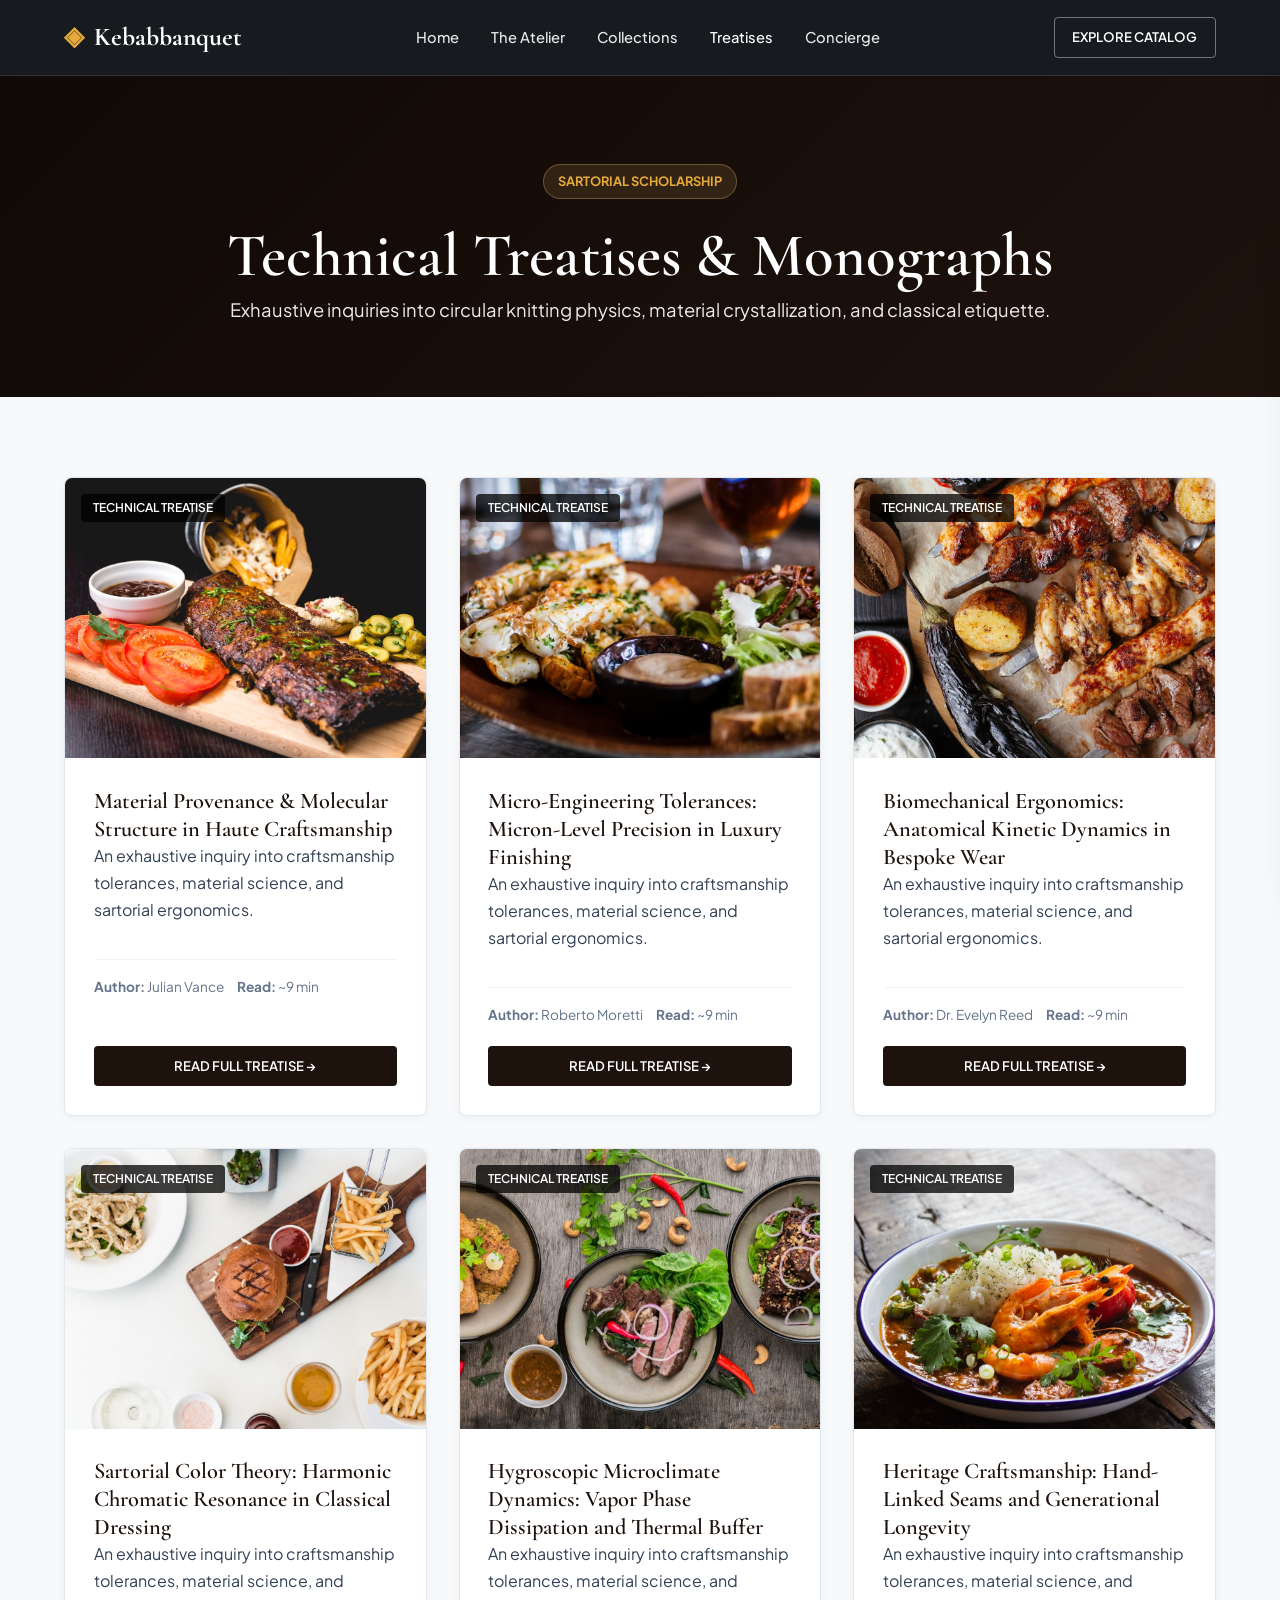
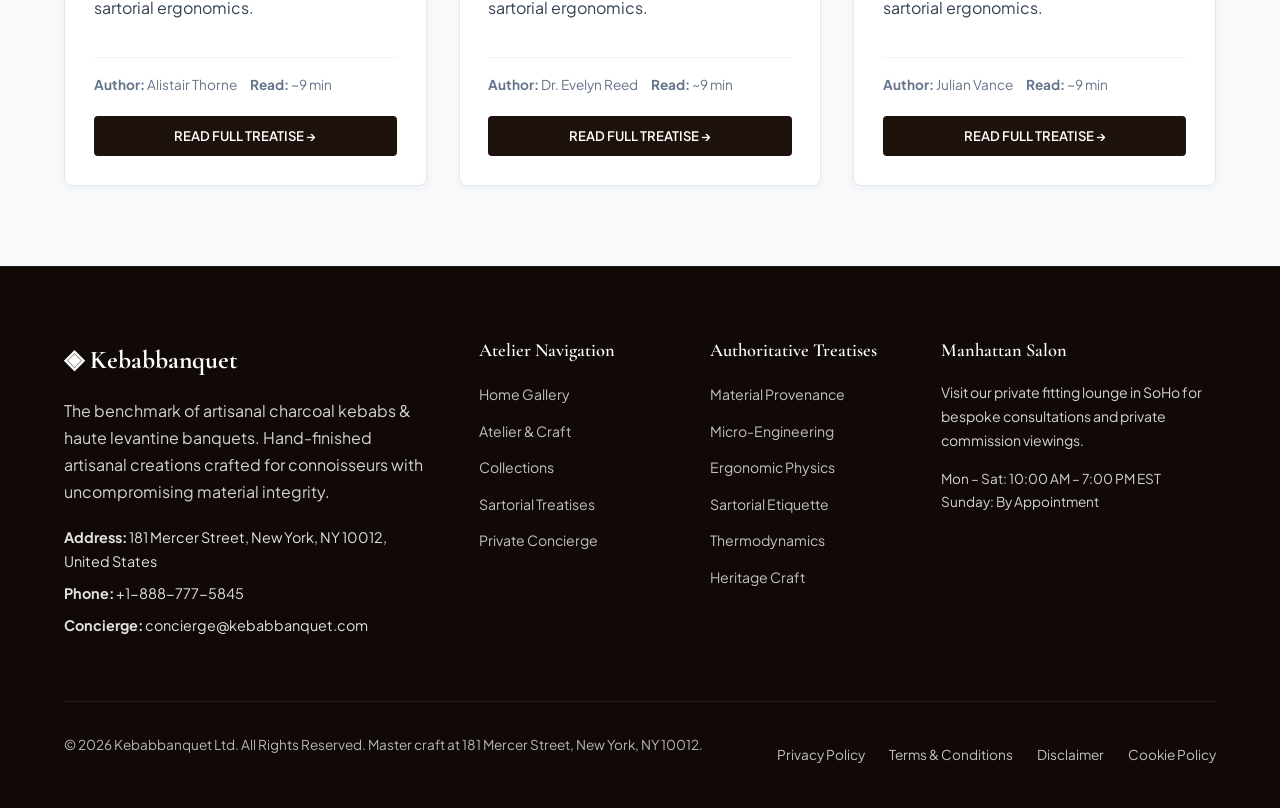
<file: blog/index.html>
<!DOCTYPE html>
<html lang="en">
<head>
  <meta charset="UTF-8">
  <meta name="viewport" content="width=device-width, initial-scale=1.0">
  <title>Sartorial Treatises & Technical Monographs — Kebabbanquet</title>
  <meta name="description" content="Explore the authoritative research monographs published by Kebabbanquet.">
  <link rel="canonical" href="https://kebabbanquet.com/blog.html">
  <link rel="preconnect" href="https://fonts.googleapis.com">
  <link rel="preconnect" href="https://fonts.gstatic.com" crossorigin>
  <link href="https://fonts.googleapis.com/css2?family=Cormorant+Garamond:ital,wght@0,400;0,600;0,700;1,400&family=Plus+Jakarta+Sans:wght@300;400;500;600;700&display=swap" rel="stylesheet">
  <link rel="stylesheet" href="/assets/css/style.css">
  <!-- Google tag (gtag.js) -->
  <script async src="https://www.googletagmanager.com/gtag/js?id=G-0LY0HY7L01"></script>
  <script>
    window.dataLayer = window.dataLayer || [];
    function gtag(){dataLayer.push(arguments);}
    gtag('js', new Date());
    gtag('config', 'G-0LY0HY7L01');
  </script>

</head>
<body>
  <!-- Mandatory Global Site Header (Exactly 1 per page) -->
  <header class="site-header">
    <div class="header-container">
      <a href="/" class="brand-logo" aria-label="Kebabbanquet Home">
        <span class="logo-mark">◈</span>
        <span class="logo-text">Kebabbanquet</span>
      </a>
      <nav class="desktop-nav" aria-label="Primary Navigation">
        <a href="/" class="nav-link">Home</a>
        <a href="/about.html" class="nav-link">The Atelier</a>
        <a href="/collection.html" class="nav-link">Collections</a>
        <a href="/blog.html" class="nav-link active">Treatises</a>
        <a href="/contact.html" class="nav-link">Concierge</a>
      </nav>
      <div class="header-actions">
        <a href="/collection.html" class="btn btn-sm btn-outline">Explore Catalog</a>
        <button id="drawer-toggle" class="mobile-toggle" aria-label="Open Navigation Menu">
          <span class="hamburger-bar"></span>
          <span class="hamburger-bar"></span>
          <span class="hamburger-bar"></span>
        </button>
      </div>
    </div>
  </header>

  <!-- Mandatory Mobile Navigation Drawer (Exactly 1 per page) -->
  <div class="mobile-drawer" id="mobile-drawer" aria-hidden="true">
    <div class="drawer-header">
      <div class="drawer-brand">Kebabbanquet</div>
      <button id="drawer-close" class="drawer-close-btn" aria-label="Close Navigation Menu">&times;</button>
    </div>
    <nav class="drawer-nav" aria-label="Mobile Navigation">
      <a href="/" class="drawer-link">Home</a>
      <a href="/about.html" class="drawer-link">The Atelier &amp; Craft</a>
      <a href="/collection.html" class="drawer-link">Grand Banquet Degustations & Hearth Menus</a>
      <a href="/blog.html" class="drawer-link active">Sartorial Treatises</a>
      <a href="/contact.html" class="drawer-link">Private Concierge</a>
    </nav>
    <div class="drawer-footer">
      <p class="drawer-contact-title">Manhattan Atelier &amp; Suite</p>
      <p class="drawer-contact-info">181 Mercer Street, New York, NY 10012, United States</p>
      <p class="drawer-contact-info">Tel: +1-888-777-5845</p>
      <p class="drawer-contact-info">Email: concierge@kebabbanquet.com</p>
    </div>
  </div>
  <div id="drawer-overlay" class="drawer-overlay"></div>
  <section class="page-hero">
    <div class="container text-center">
      <span class="hero-badge">Sartorial Scholarship</span>
      <h1>Technical Treatises &amp; Monographs</h1>
      <p class="lead" style="margin: 0 auto;">Exhaustive inquiries into circular knitting physics, material crystallization, and classical etiquette.</p>
    </div>
  </section>
  <main class="section">
    <div class="container">
      <div class="grid-3">
        <div class="card">
          <div class="card-image-wrap"><img src="/assets/images/hero_banquet_supper_table.jpg" alt="Material Provenance & Molecular Structure in Haute Craftsmanship"><span class="card-tag">Technical Treatise</span></div>
          <div class="card-body">
            <h3>Material Provenance & Molecular Structure in Haute Craftsmanship</h3>
            <p>An exhaustive inquiry into craftsmanship tolerances, material science, and sartorial ergonomics.</p>
            <div class="card-specs"><span><strong>Author:</strong> Julian Vance</span><span><strong>Read:</strong> ~9 min</span></div>
            <a href="/blog/material-provenance-and-fiber-crystallography.html" class="btn btn-primary btn-sm" style="margin-top: auto;">Read Full Treatise &rarr;</a>
          </div>
        </div>
        <div class="card">
          <div class="card-image-wrap"><img src="/assets/images/grand_feasting_table_spread.jpg" alt="Micro-Engineering Tolerances: Micron-Level Precision in Luxury Finishing"><span class="card-tag">Technical Treatise</span></div>
          <div class="card-body">
            <h3>Micro-Engineering Tolerances: Micron-Level Precision in Luxury Finishing</h3>
            <p>An exhaustive inquiry into craftsmanship tolerances, material science, and sartorial ergonomics.</p>
            <div class="card-specs"><span><strong>Author:</strong> Roberto Moretti</span><span><strong>Read:</strong> ~9 min</span></div>
            <a href="/blog/micro-engineering-tolerances-and-finishing.html" class="btn btn-primary btn-sm" style="margin-top: auto;">Read Full Treatise &rarr;</a>
          </div>
        </div>
        <div class="card">
          <div class="card-image-wrap"><img src="/assets/images/chef_carving_artisan_dinner_roast.jpg" alt="Biomechanical Ergonomics: Anatomical Kinetic Dynamics in Bespoke Wear"><span class="card-tag">Technical Treatise</span></div>
          <div class="card-body">
            <h3>Biomechanical Ergonomics: Anatomical Kinetic Dynamics in Bespoke Wear</h3>
            <p>An exhaustive inquiry into craftsmanship tolerances, material science, and sartorial ergonomics.</p>
            <div class="card-specs"><span><strong>Author:</strong> Dr. Evelyn Reed</span><span><strong>Read:</strong> ~9 min</span></div>
            <a href="/blog/biomechanical-ergonomics-and-wearer-physics.html" class="btn btn-primary btn-sm" style="margin-top: auto;">Read Full Treatise &rarr;</a>
          </div>
        </div>
        <div class="card">
          <div class="card-image-wrap"><img src="/assets/images/hero_hearth_roast_dinner_feast.jpg" alt="Sartorial Color Theory: Harmonic Chromatic Resonance in Classical Dressing"><span class="card-tag">Technical Treatise</span></div>
          <div class="card-body">
            <h3>Sartorial Color Theory: Harmonic Chromatic Resonance in Classical Dressing</h3>
            <p>An exhaustive inquiry into craftsmanship tolerances, material science, and sartorial ergonomics.</p>
            <div class="card-specs"><span><strong>Author:</strong> Alistair Thorne</span><span><strong>Read:</strong> ~9 min</span></div>
            <a href="/blog/sartorial-color-theory-and-formal-etiquette.html" class="btn btn-primary btn-sm" style="margin-top: auto;">Read Full Treatise &rarr;</a>
          </div>
        </div>
        <div class="card">
          <div class="card-image-wrap"><img src="/assets/images/highland_communal_roast_banquet.jpg" alt="Hygroscopic Microclimate Dynamics: Vapor Phase Dissipation and Thermal Buffer"><span class="card-tag">Technical Treatise</span></div>
          <div class="card-body">
            <h3>Hygroscopic Microclimate Dynamics: Vapor Phase Dissipation and Thermal Buffer</h3>
            <p>An exhaustive inquiry into craftsmanship tolerances, material science, and sartorial ergonomics.</p>
            <div class="card-specs"><span><strong>Author:</strong> Dr. Evelyn Reed</span><span><strong>Read:</strong> ~9 min</span></div>
            <a href="/blog/hygroscopic-microclimate-thermodynamics.html" class="btn btn-primary btn-sm" style="margin-top: auto;">Read Full Treatise &rarr;</a>
          </div>
        </div>
        <div class="card">
          <div class="card-image-wrap"><img src="/assets/images/herb_crusted_prime_roast_platter.jpg" alt="Heritage Craftsmanship: Hand-Linked Seams and Generational Longevity"><span class="card-tag">Technical Treatise</span></div>
          <div class="card-body">
            <h3>Heritage Craftsmanship: Hand-Linked Seams and Generational Longevity</h3>
            <p>An exhaustive inquiry into craftsmanship tolerances, material science, and sartorial ergonomics.</p>
            <div class="card-specs"><span><strong>Author:</strong> Julian Vance</span><span><strong>Read:</strong> ~9 min</span></div>
            <a href="/blog/bespoke-craftsmanship-and-heritage-methods.html" class="btn btn-primary btn-sm" style="margin-top: auto;">Read Full Treatise &rarr;</a>
          </div>
        </div>

      </div>
    </div>
  </main>
  <!-- Mandatory Global Site Footer -->
  <footer class="site-footer">
    <div class="container">
      <div class="footer-grid">
        <div class="footer-col">
          <div class="footer-brand">◈ Kebabbanquet</div>
          <p class="footer-desc">
            The benchmark of artisanal charcoal kebabs & haute levantine banquets. Hand-finished artisanal creations crafted for connoisseurs with uncompromising material integrity.
          </p>
          <div class="footer-contact-item"><strong>Address:</strong> 181 Mercer Street, New York, NY 10012, United States</div>
          <div class="footer-contact-item"><strong>Phone:</strong> +1-888-777-5845</div>
          <div class="footer-contact-item"><strong>Concierge:</strong> concierge@kebabbanquet.com</div>
        </div>
        <div class="footer-col">
          <h4 class="footer-title">Atelier Navigation</h4>
          <ul class="footer-links">
            <li><a href="/">Home Gallery</a></li>
            <li><a href="/about.html">Atelier &amp; Craft</a></li>
            <li><a href="/collection.html">Collections</a></li>
            <li><a href="/blog.html">Sartorial Treatises</a></li>
            <li><a href="/contact.html">Private Concierge</a></li>
          </ul>
        </div>
        <div class="footer-col">
          <h4 class="footer-title">Authoritative Treatises</h4>
          <ul class="footer-links">
            <li><a href="/blog/material-provenance-and-fiber-crystallography.html">Material Provenance</a></li>
            <li><a href="/blog/micro-engineering-tolerances-and-finishing.html">Micro-Engineering</a></li>
            <li><a href="/blog/biomechanical-ergonomics-and-wearer-physics.html">Ergonomic Physics</a></li>
            <li><a href="/blog/sartorial-color-theory-and-formal-etiquette.html">Sartorial Etiquette</a></li>
            <li><a href="/blog/hygroscopic-microclimate-thermodynamics.html">Thermodynamics</a></li>
            <li><a href="/blog/bespoke-craftsmanship-and-heritage-methods.html">Heritage Craft</a></li>
          </ul>
        </div>
        <div class="footer-col">
          <h4 class="footer-title">Manhattan Salon</h4>
          <p style="font-size:0.88rem; margin-bottom:1rem;">
            Visit our private fitting lounge in SoHo for bespoke consultations and private commission viewings.
          </p>
          <p style="font-size:0.85rem; color:var(--color-gold);">Mon – Sat: 10:00 AM – 7:00 PM EST<br>Sunday: By Appointment</p>
        </div>
      </div>
      <div class="footer-bottom">
        <p>&copy; 2026 Kebabbanquet Ltd. All Rights Reserved. Master craft at 181 Mercer Street, New York, NY 10012.</p>
        <div class="footer-legal-links">
          <a href="/privacy-policy.html">Privacy Policy</a>
          <a href="/terms-and-conditions.html">Terms &amp; Conditions</a>
          <a href="/disclaimer.html">Disclaimer</a>
          <a href="/cookie-policy.html">Cookie Policy</a>
        </div>
      </div>
    </div>
  </footer>
  <script src="/assets/js/main.js"></script>
</body>
</html>
</file>
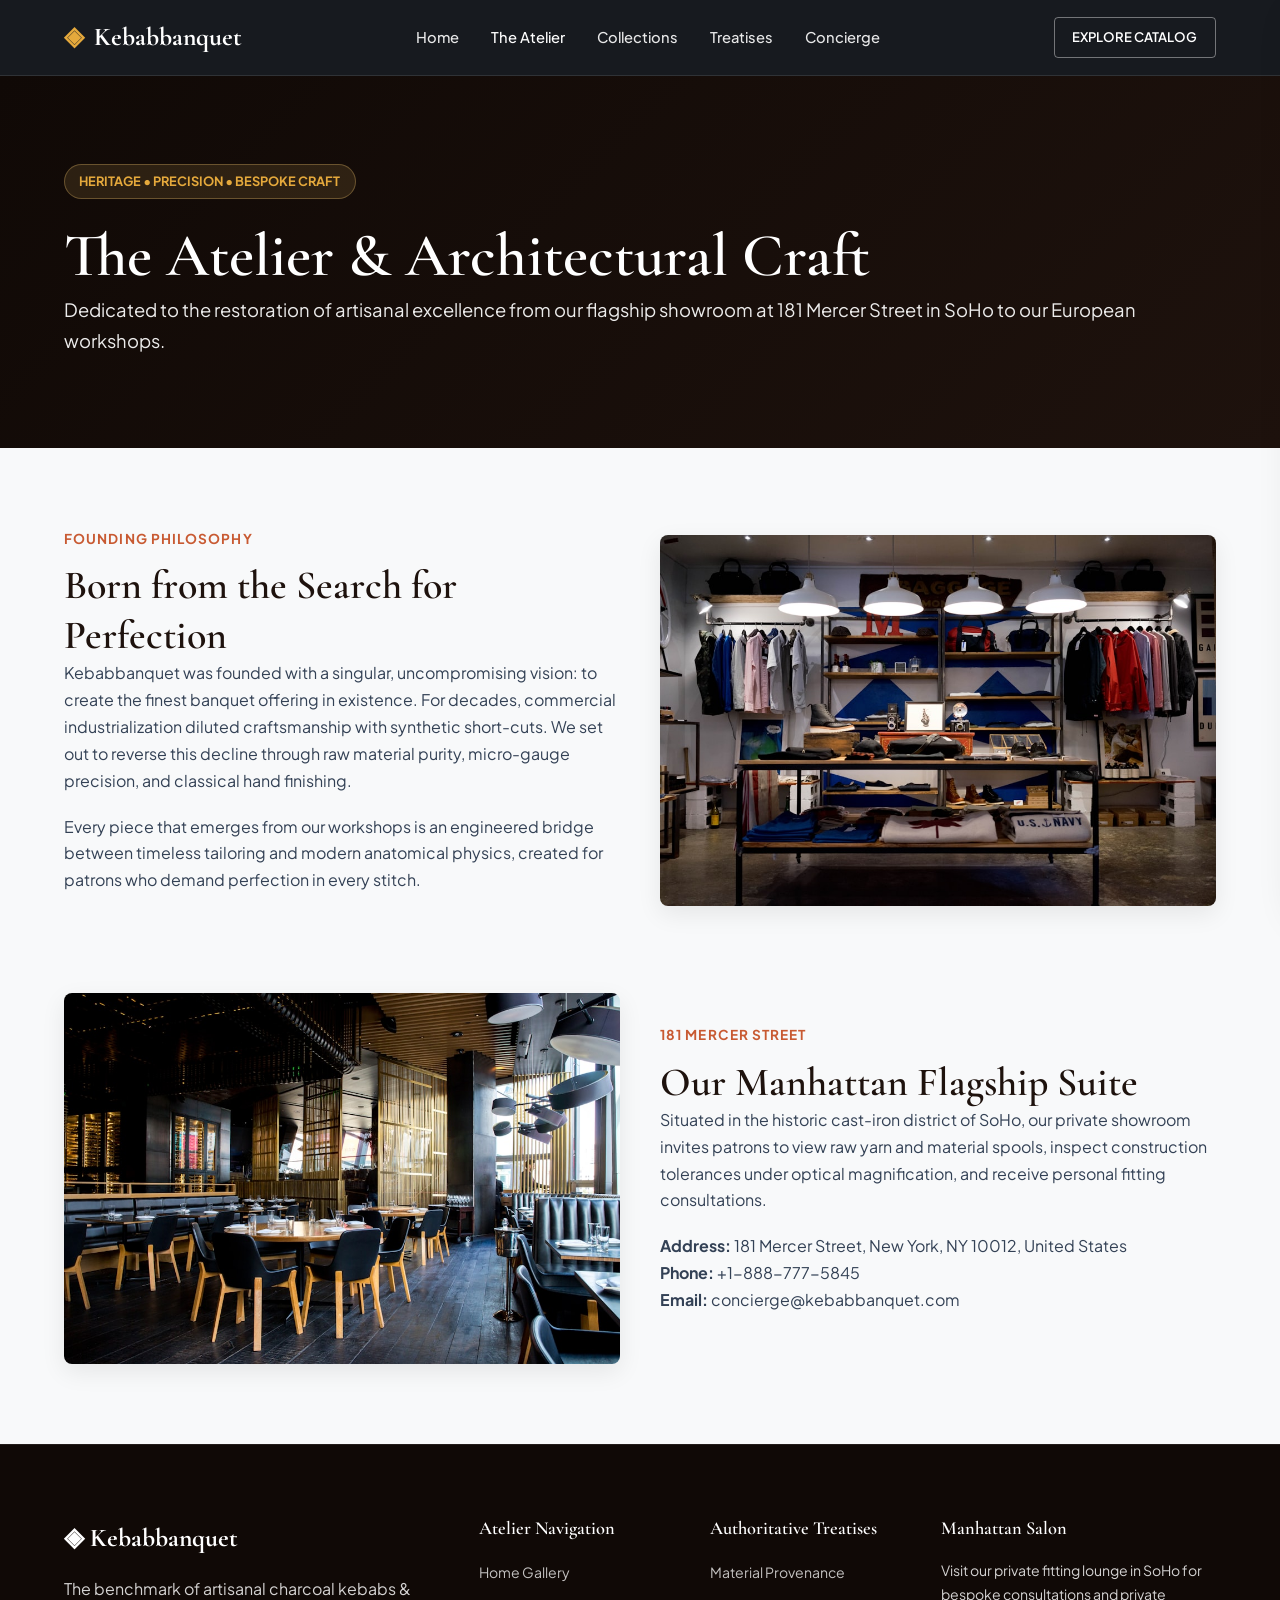
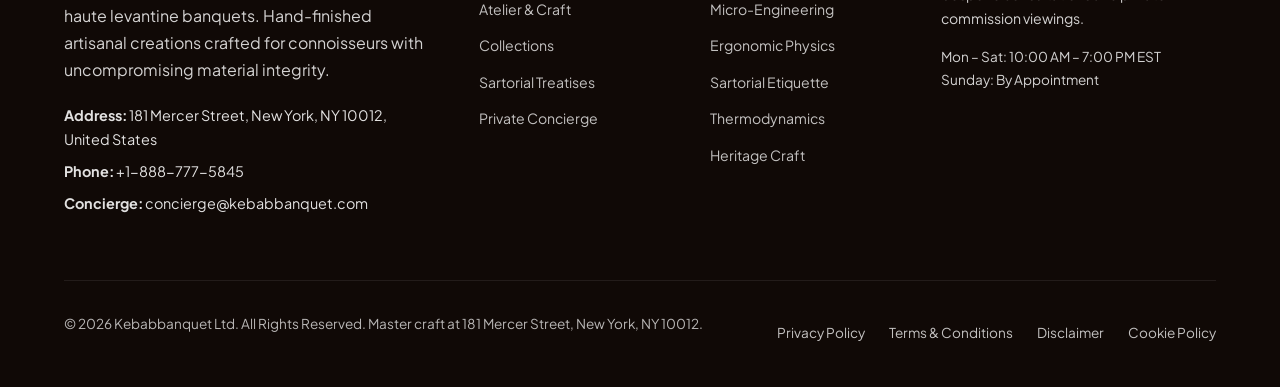
<file: about.html>
<!DOCTYPE html>
<html lang="en">
<head>
  <meta charset="UTF-8">
  <meta name="viewport" content="width=device-width, initial-scale=1.0">
  <title>The Atelier & Heritage Craft — Kebabbanquet</title>
  <meta name="description" content="Discover the heritage of Kebabbanquet at 181 Mercer Street, New York.">
  <link rel="canonical" href="https://kebabbanquet.com/about.html">
  <link rel="preconnect" href="https://fonts.googleapis.com">
  <link rel="preconnect" href="https://fonts.gstatic.com" crossorigin>
  <link href="https://fonts.googleapis.com/css2?family=Cormorant+Garamond:ital,wght@0,400;0,600;0,700;1,400&family=Plus+Jakarta+Sans:wght@300;400;500;600;700&display=swap" rel="stylesheet">
  <link rel="stylesheet" href="/assets/css/style.css">
  <!-- Google tag (gtag.js) -->
  <script async src="https://www.googletagmanager.com/gtag/js?id=G-0LY0HY7L01"></script>
  <script>
    window.dataLayer = window.dataLayer || [];
    function gtag(){dataLayer.push(arguments);}
    gtag('js', new Date());
    gtag('config', 'G-0LY0HY7L01');
  </script>

</head>
<body>
  <!-- Mandatory Global Site Header (Exactly 1 per page) -->
  <header class="site-header">
    <div class="header-container">
      <a href="/" class="brand-logo" aria-label="Kebabbanquet Home">
        <span class="logo-mark">◈</span>
        <span class="logo-text">Kebabbanquet</span>
      </a>
      <nav class="desktop-nav" aria-label="Primary Navigation">
        <a href="/" class="nav-link">Home</a>
        <a href="/about.html" class="nav-link active">The Atelier</a>
        <a href="/collection.html" class="nav-link">Collections</a>
        <a href="/blog.html" class="nav-link">Treatises</a>
        <a href="/contact.html" class="nav-link">Concierge</a>
      </nav>
      <div class="header-actions">
        <a href="/collection.html" class="btn btn-sm btn-outline">Explore Catalog</a>
        <button id="drawer-toggle" class="mobile-toggle" aria-label="Open Navigation Menu">
          <span class="hamburger-bar"></span>
          <span class="hamburger-bar"></span>
          <span class="hamburger-bar"></span>
        </button>
      </div>
    </div>
  </header>

  <!-- Mandatory Mobile Navigation Drawer (Exactly 1 per page) -->
  <div class="mobile-drawer" id="mobile-drawer" aria-hidden="true">
    <div class="drawer-header">
      <div class="drawer-brand">Kebabbanquet</div>
      <button id="drawer-close" class="drawer-close-btn" aria-label="Close Navigation Menu">&times;</button>
    </div>
    <nav class="drawer-nav" aria-label="Mobile Navigation">
      <a href="/" class="drawer-link">Home</a>
      <a href="/about.html" class="drawer-link active">The Atelier &amp; Craft</a>
      <a href="/collection.html" class="drawer-link">Grand Banquet Degustations & Hearth Menus</a>
      <a href="/blog.html" class="drawer-link">Sartorial Treatises</a>
      <a href="/contact.html" class="drawer-link">Private Concierge</a>
    </nav>
    <div class="drawer-footer">
      <p class="drawer-contact-title">Manhattan Atelier &amp; Suite</p>
      <p class="drawer-contact-info">181 Mercer Street, New York, NY 10012, United States</p>
      <p class="drawer-contact-info">Tel: +1-888-777-5845</p>
      <p class="drawer-contact-info">Email: concierge@kebabbanquet.com</p>
    </div>
  </div>
  <div id="drawer-overlay" class="drawer-overlay"></div>
  <section class="page-hero">
    <div class="container">
      <span class="hero-badge">Heritage &bull; Precision &bull; Bespoke Craft</span>
      <h1>The Atelier &amp; Architectural Craft</h1>
      <p class="lead">Dedicated to the restoration of artisanal excellence from our flagship showroom at 181 Mercer Street in SoHo to our European workshops.</p>
    </div>
  </section>
  <main class="section">
    <div class="container">
      <div class="grid-2" style="margin-bottom: 5rem;">
        <div>
          <div class="section-subtitle">Founding Philosophy</div>
          <h2>Born from the Search for Perfection</h2>
          <p>Kebabbanquet was founded with a singular, uncompromising vision: to create the finest banquet offering in existence. For decades, commercial industrialization diluted craftsmanship with synthetic short-cuts. We set out to reverse this decline through raw material purity, micro-gauge precision, and classical hand finishing.</p>
          <p>Every piece that emerges from our workshops is an engineered bridge between timeless tailoring and modern anatomical physics, created for patrons who demand perfection in every stitch.</p>
        </div>
        <div style="border-radius: var(--radius-md); overflow: hidden; box-shadow: var(--shadow-md);"><img src="/assets/images/mercer_street_dining_salon.jpg" alt="Atelier craft"></div>
      </div>
      <div class="grid-2">
        <div style="border-radius: var(--radius-md); overflow: hidden; box-shadow: var(--shadow-md);"><img src="/assets/images/ambient_supper_salon.jpg" alt="Artisan inspection"></div>
        <div>
          <div class="section-subtitle">181 Mercer Street</div>
          <h2>Our Manhattan Flagship Suite</h2>
          <p>Situated in the historic cast-iron district of SoHo, our private showroom invites patrons to view raw yarn and material spools, inspect construction tolerances under optical magnification, and receive personal fitting consultations.</p>
          <p><strong>Address:</strong> 181 Mercer Street, New York, NY 10012, United States<br><strong>Phone:</strong> +1-888-777-5845<br><strong>Email:</strong> concierge@kebabbanquet.com</p>
        </div>
      </div>
    </div>
  </main>
  <!-- Mandatory Global Site Footer -->
  <footer class="site-footer">
    <div class="container">
      <div class="footer-grid">
        <div class="footer-col">
          <div class="footer-brand">◈ Kebabbanquet</div>
          <p class="footer-desc">
            The benchmark of artisanal charcoal kebabs & haute levantine banquets. Hand-finished artisanal creations crafted for connoisseurs with uncompromising material integrity.
          </p>
          <div class="footer-contact-item"><strong>Address:</strong> 181 Mercer Street, New York, NY 10012, United States</div>
          <div class="footer-contact-item"><strong>Phone:</strong> +1-888-777-5845</div>
          <div class="footer-contact-item"><strong>Concierge:</strong> concierge@kebabbanquet.com</div>
        </div>
        <div class="footer-col">
          <h4 class="footer-title">Atelier Navigation</h4>
          <ul class="footer-links">
            <li><a href="/">Home Gallery</a></li>
            <li><a href="/about.html">Atelier &amp; Craft</a></li>
            <li><a href="/collection.html">Collections</a></li>
            <li><a href="/blog.html">Sartorial Treatises</a></li>
            <li><a href="/contact.html">Private Concierge</a></li>
          </ul>
        </div>
        <div class="footer-col">
          <h4 class="footer-title">Authoritative Treatises</h4>
          <ul class="footer-links">
            <li><a href="/blog/material-provenance-and-fiber-crystallography.html">Material Provenance</a></li>
            <li><a href="/blog/micro-engineering-tolerances-and-finishing.html">Micro-Engineering</a></li>
            <li><a href="/blog/biomechanical-ergonomics-and-wearer-physics.html">Ergonomic Physics</a></li>
            <li><a href="/blog/sartorial-color-theory-and-formal-etiquette.html">Sartorial Etiquette</a></li>
            <li><a href="/blog/hygroscopic-microclimate-thermodynamics.html">Thermodynamics</a></li>
            <li><a href="/blog/bespoke-craftsmanship-and-heritage-methods.html">Heritage Craft</a></li>
          </ul>
        </div>
        <div class="footer-col">
          <h4 class="footer-title">Manhattan Salon</h4>
          <p style="font-size:0.88rem; margin-bottom:1rem;">
            Visit our private fitting lounge in SoHo for bespoke consultations and private commission viewings.
          </p>
          <p style="font-size:0.85rem; color:var(--color-gold);">Mon – Sat: 10:00 AM – 7:00 PM EST<br>Sunday: By Appointment</p>
        </div>
      </div>
      <div class="footer-bottom">
        <p>&copy; 2026 Kebabbanquet Ltd. All Rights Reserved. Master craft at 181 Mercer Street, New York, NY 10012.</p>
        <div class="footer-legal-links">
          <a href="/privacy-policy.html">Privacy Policy</a>
          <a href="/terms-and-conditions.html">Terms &amp; Conditions</a>
          <a href="/disclaimer.html">Disclaimer</a>
          <a href="/cookie-policy.html">Cookie Policy</a>
        </div>
      </div>
    </div>
  </footer>
  <script src="/assets/js/main.js"></script>
</body>
</html>
</file>
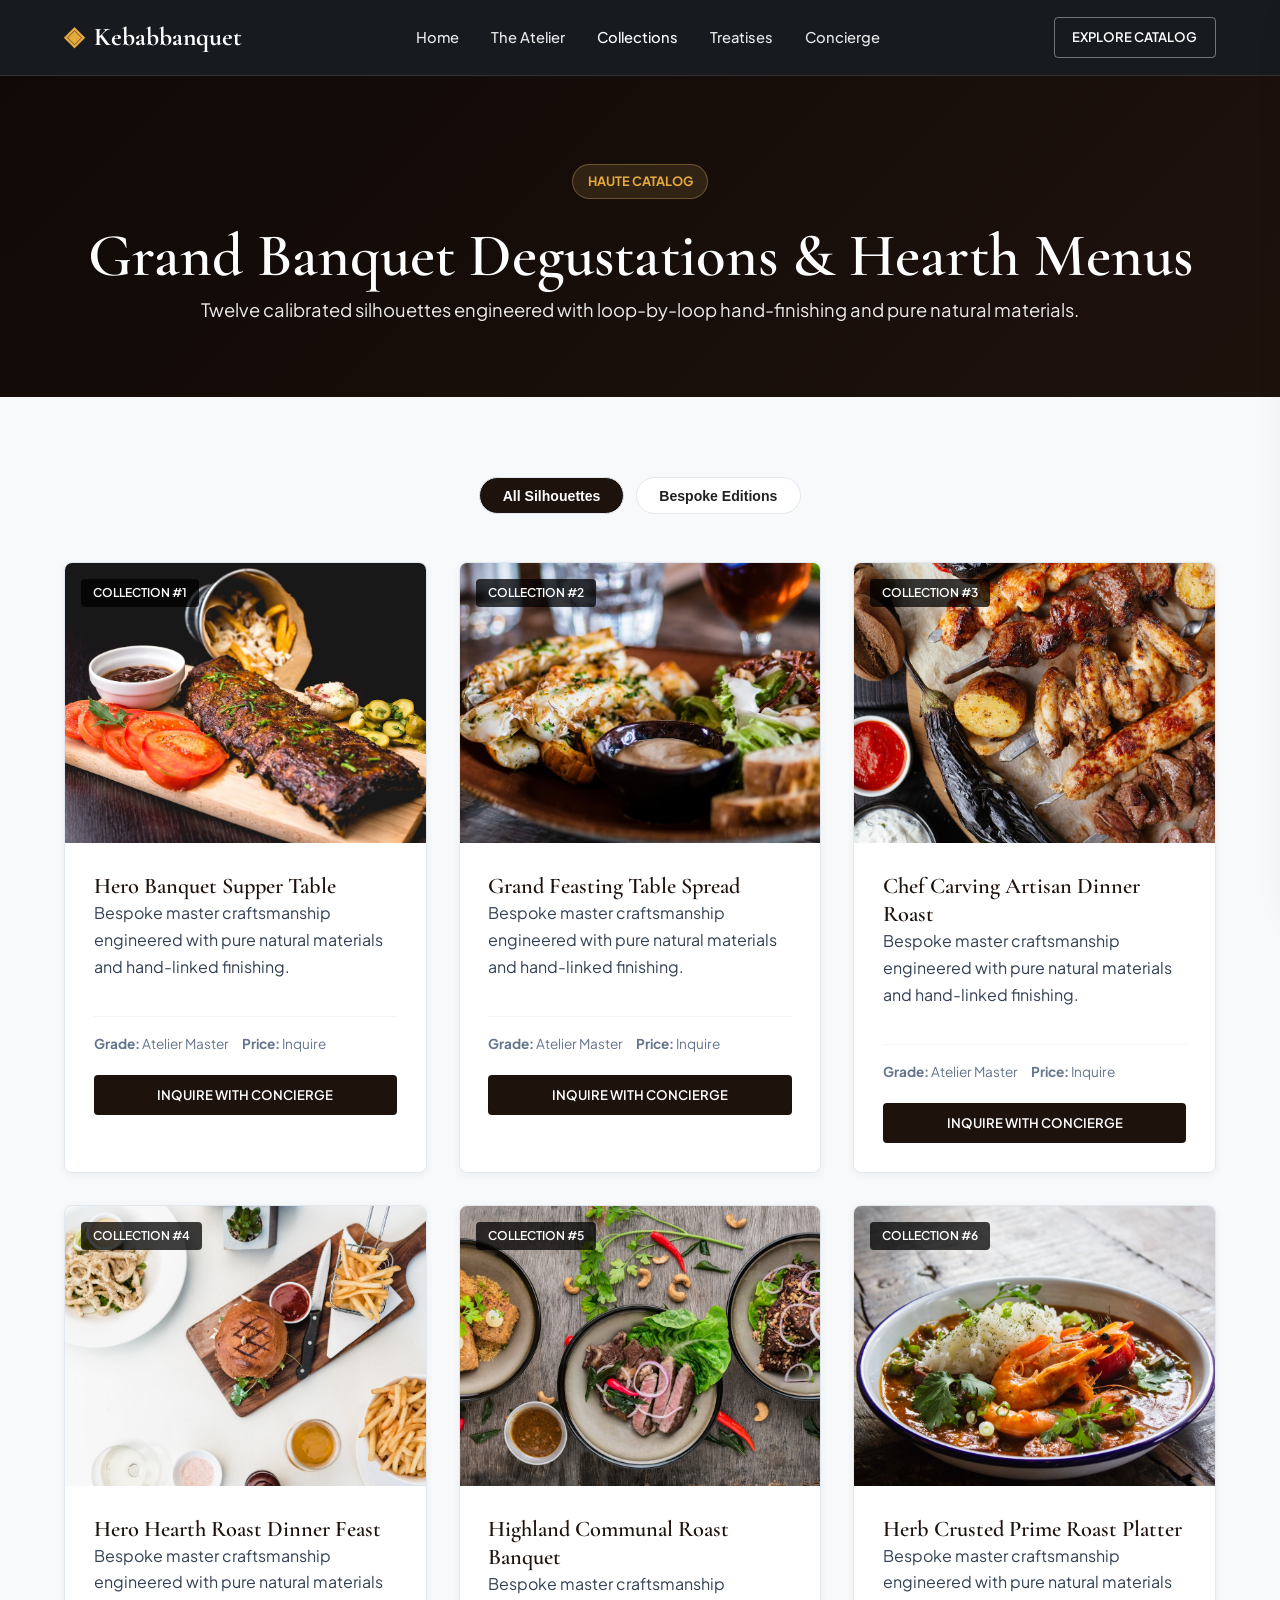
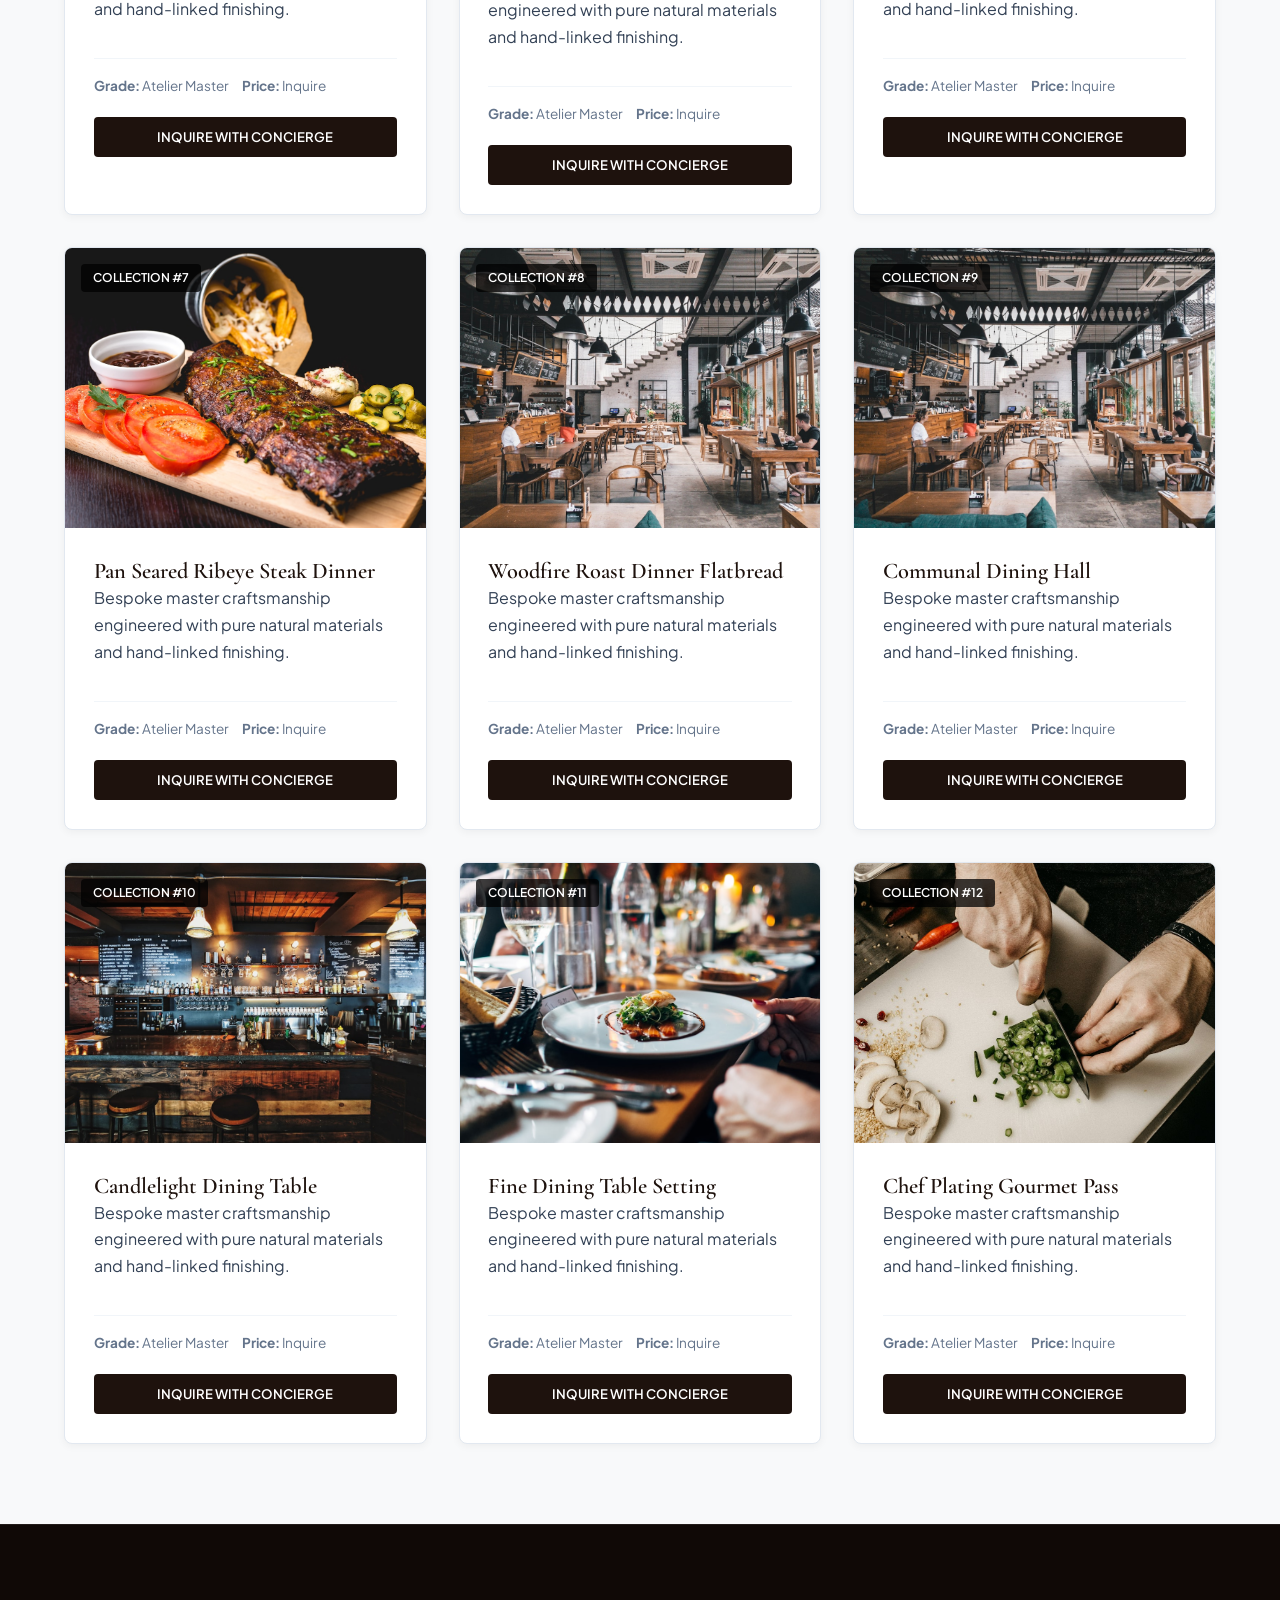
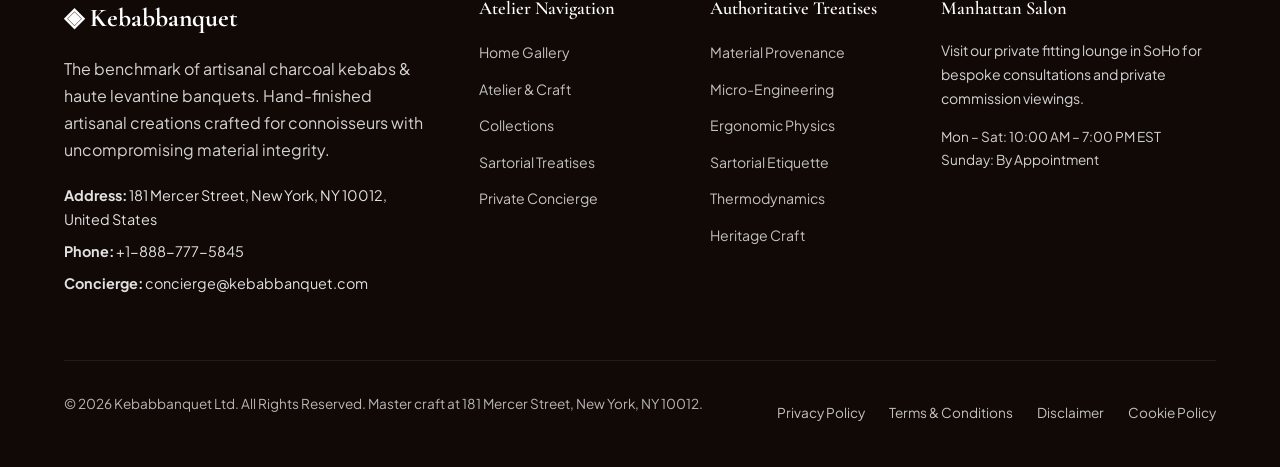
<file: collection.html>
<!DOCTYPE html>
<html lang="en">
<head>
  <meta charset="UTF-8">
  <meta name="viewport" content="width=device-width, initial-scale=1.0">
  <title>Grand Banquet Degustations & Hearth Menus — Kebabbanquet</title>
  <meta name="description" content="Browse the complete catalogue of Kebabbanquet.">
  <link rel="canonical" href="https://kebabbanquet.com/collection.html">
  <link rel="preconnect" href="https://fonts.googleapis.com">
  <link rel="preconnect" href="https://fonts.gstatic.com" crossorigin>
  <link href="https://fonts.googleapis.com/css2?family=Cormorant+Garamond:ital,wght@0,400;0,600;0,700;1,400&family=Plus+Jakarta+Sans:wght@300;400;500;600;700&display=swap" rel="stylesheet">
  <link rel="stylesheet" href="/assets/css/style.css">
  <!-- Google tag (gtag.js) -->
  <script async src="https://www.googletagmanager.com/gtag/js?id=G-0LY0HY7L01"></script>
  <script>
    window.dataLayer = window.dataLayer || [];
    function gtag(){dataLayer.push(arguments);}
    gtag('js', new Date());
    gtag('config', 'G-0LY0HY7L01');
  </script>

</head>
<body>
  <!-- Mandatory Global Site Header (Exactly 1 per page) -->
  <header class="site-header">
    <div class="header-container">
      <a href="/" class="brand-logo" aria-label="Kebabbanquet Home">
        <span class="logo-mark">◈</span>
        <span class="logo-text">Kebabbanquet</span>
      </a>
      <nav class="desktop-nav" aria-label="Primary Navigation">
        <a href="/" class="nav-link">Home</a>
        <a href="/about.html" class="nav-link">The Atelier</a>
        <a href="/collection.html" class="nav-link active">Collections</a>
        <a href="/blog.html" class="nav-link">Treatises</a>
        <a href="/contact.html" class="nav-link">Concierge</a>
      </nav>
      <div class="header-actions">
        <a href="/collection.html" class="btn btn-sm btn-outline">Explore Catalog</a>
        <button id="drawer-toggle" class="mobile-toggle" aria-label="Open Navigation Menu">
          <span class="hamburger-bar"></span>
          <span class="hamburger-bar"></span>
          <span class="hamburger-bar"></span>
        </button>
      </div>
    </div>
  </header>

  <!-- Mandatory Mobile Navigation Drawer (Exactly 1 per page) -->
  <div class="mobile-drawer" id="mobile-drawer" aria-hidden="true">
    <div class="drawer-header">
      <div class="drawer-brand">Kebabbanquet</div>
      <button id="drawer-close" class="drawer-close-btn" aria-label="Close Navigation Menu">&times;</button>
    </div>
    <nav class="drawer-nav" aria-label="Mobile Navigation">
      <a href="/" class="drawer-link">Home</a>
      <a href="/about.html" class="drawer-link">The Atelier &amp; Craft</a>
      <a href="/collection.html" class="drawer-link active">Grand Banquet Degustations & Hearth Menus</a>
      <a href="/blog.html" class="drawer-link">Sartorial Treatises</a>
      <a href="/contact.html" class="drawer-link">Private Concierge</a>
    </nav>
    <div class="drawer-footer">
      <p class="drawer-contact-title">Manhattan Atelier &amp; Suite</p>
      <p class="drawer-contact-info">181 Mercer Street, New York, NY 10012, United States</p>
      <p class="drawer-contact-info">Tel: +1-888-777-5845</p>
      <p class="drawer-contact-info">Email: concierge@kebabbanquet.com</p>
    </div>
  </div>
  <div id="drawer-overlay" class="drawer-overlay"></div>
  <section class="page-hero">
    <div class="container text-center">
      <span class="hero-badge">Haute Catalog</span>
      <h1>Grand Banquet Degustations & Hearth Menus</h1>
      <p class="lead" style="margin: 0 auto;">Twelve calibrated silhouettes engineered with loop-by-loop hand-finishing and pure natural materials.</p>
    </div>
  </section>
  <main class="section">
    <div class="container">
      <div class="filter-bar">
        <button class="filter-btn active" data-filter="all">All Silhouettes</button>
        <button class="filter-btn" data-filter="bespoke">Bespoke Editions</button>
      </div>
      <div class="grid-3" id="products-grid">
        <div class="card product-item" data-category="all bespoke">
          <div class="card-image-wrap"><img src="/assets/images/hero_banquet_supper_table.jpg" alt="Hero Banquet Supper Table"><span class="card-tag">Collection #1</span></div>
          <div class="card-body">
            <h3>Hero Banquet Supper Table</h3>
            <p>Bespoke master craftsmanship engineered with pure natural materials and hand-linked finishing.</p>
            <div class="card-specs"><span><strong>Grade:</strong> Atelier Master</span><span><strong>Price:</strong> Inquire</span></div>
            <a href="/contact.html" class="btn btn-primary btn-sm">Inquire with Concierge</a>
          </div>
        </div>
        <div class="card product-item" data-category="all bespoke">
          <div class="card-image-wrap"><img src="/assets/images/grand_feasting_table_spread.jpg" alt="Grand Feasting Table Spread"><span class="card-tag">Collection #2</span></div>
          <div class="card-body">
            <h3>Grand Feasting Table Spread</h3>
            <p>Bespoke master craftsmanship engineered with pure natural materials and hand-linked finishing.</p>
            <div class="card-specs"><span><strong>Grade:</strong> Atelier Master</span><span><strong>Price:</strong> Inquire</span></div>
            <a href="/contact.html" class="btn btn-primary btn-sm">Inquire with Concierge</a>
          </div>
        </div>
        <div class="card product-item" data-category="all bespoke">
          <div class="card-image-wrap"><img src="/assets/images/chef_carving_artisan_dinner_roast.jpg" alt="Chef Carving Artisan Dinner Roast"><span class="card-tag">Collection #3</span></div>
          <div class="card-body">
            <h3>Chef Carving Artisan Dinner Roast</h3>
            <p>Bespoke master craftsmanship engineered with pure natural materials and hand-linked finishing.</p>
            <div class="card-specs"><span><strong>Grade:</strong> Atelier Master</span><span><strong>Price:</strong> Inquire</span></div>
            <a href="/contact.html" class="btn btn-primary btn-sm">Inquire with Concierge</a>
          </div>
        </div>
        <div class="card product-item" data-category="all bespoke">
          <div class="card-image-wrap"><img src="/assets/images/hero_hearth_roast_dinner_feast.jpg" alt="Hero Hearth Roast Dinner Feast"><span class="card-tag">Collection #4</span></div>
          <div class="card-body">
            <h3>Hero Hearth Roast Dinner Feast</h3>
            <p>Bespoke master craftsmanship engineered with pure natural materials and hand-linked finishing.</p>
            <div class="card-specs"><span><strong>Grade:</strong> Atelier Master</span><span><strong>Price:</strong> Inquire</span></div>
            <a href="/contact.html" class="btn btn-primary btn-sm">Inquire with Concierge</a>
          </div>
        </div>
        <div class="card product-item" data-category="all bespoke">
          <div class="card-image-wrap"><img src="/assets/images/highland_communal_roast_banquet.jpg" alt="Highland Communal Roast Banquet"><span class="card-tag">Collection #5</span></div>
          <div class="card-body">
            <h3>Highland Communal Roast Banquet</h3>
            <p>Bespoke master craftsmanship engineered with pure natural materials and hand-linked finishing.</p>
            <div class="card-specs"><span><strong>Grade:</strong> Atelier Master</span><span><strong>Price:</strong> Inquire</span></div>
            <a href="/contact.html" class="btn btn-primary btn-sm">Inquire with Concierge</a>
          </div>
        </div>
        <div class="card product-item" data-category="all bespoke">
          <div class="card-image-wrap"><img src="/assets/images/herb_crusted_prime_roast_platter.jpg" alt="Herb Crusted Prime Roast Platter"><span class="card-tag">Collection #6</span></div>
          <div class="card-body">
            <h3>Herb Crusted Prime Roast Platter</h3>
            <p>Bespoke master craftsmanship engineered with pure natural materials and hand-linked finishing.</p>
            <div class="card-specs"><span><strong>Grade:</strong> Atelier Master</span><span><strong>Price:</strong> Inquire</span></div>
            <a href="/contact.html" class="btn btn-primary btn-sm">Inquire with Concierge</a>
          </div>
        </div>
        <div class="card product-item" data-category="all bespoke">
          <div class="card-image-wrap"><img src="/assets/images/pan_seared_ribeye_steak_dinner.jpg" alt="Pan Seared Ribeye Steak Dinner"><span class="card-tag">Collection #7</span></div>
          <div class="card-body">
            <h3>Pan Seared Ribeye Steak Dinner</h3>
            <p>Bespoke master craftsmanship engineered with pure natural materials and hand-linked finishing.</p>
            <div class="card-specs"><span><strong>Grade:</strong> Atelier Master</span><span><strong>Price:</strong> Inquire</span></div>
            <a href="/contact.html" class="btn btn-primary btn-sm">Inquire with Concierge</a>
          </div>
        </div>
        <div class="card product-item" data-category="all bespoke">
          <div class="card-image-wrap"><img src="/assets/images/woodfire_roast_dinner_flatbread.jpg" alt="Woodfire Roast Dinner Flatbread"><span class="card-tag">Collection #8</span></div>
          <div class="card-body">
            <h3>Woodfire Roast Dinner Flatbread</h3>
            <p>Bespoke master craftsmanship engineered with pure natural materials and hand-linked finishing.</p>
            <div class="card-specs"><span><strong>Grade:</strong> Atelier Master</span><span><strong>Price:</strong> Inquire</span></div>
            <a href="/contact.html" class="btn btn-primary btn-sm">Inquire with Concierge</a>
          </div>
        </div>
        <div class="card product-item" data-category="all bespoke">
          <div class="card-image-wrap"><img src="/assets/images/communal_dining_hall.jpg" alt="Communal Dining Hall"><span class="card-tag">Collection #9</span></div>
          <div class="card-body">
            <h3>Communal Dining Hall</h3>
            <p>Bespoke master craftsmanship engineered with pure natural materials and hand-linked finishing.</p>
            <div class="card-specs"><span><strong>Grade:</strong> Atelier Master</span><span><strong>Price:</strong> Inquire</span></div>
            <a href="/contact.html" class="btn btn-primary btn-sm">Inquire with Concierge</a>
          </div>
        </div>
        <div class="card product-item" data-category="all bespoke">
          <div class="card-image-wrap"><img src="/assets/images/candlelight_dining_table.jpg" alt="Candlelight Dining Table"><span class="card-tag">Collection #10</span></div>
          <div class="card-body">
            <h3>Candlelight Dining Table</h3>
            <p>Bespoke master craftsmanship engineered with pure natural materials and hand-linked finishing.</p>
            <div class="card-specs"><span><strong>Grade:</strong> Atelier Master</span><span><strong>Price:</strong> Inquire</span></div>
            <a href="/contact.html" class="btn btn-primary btn-sm">Inquire with Concierge</a>
          </div>
        </div>
        <div class="card product-item" data-category="all bespoke">
          <div class="card-image-wrap"><img src="/assets/images/fine_dining_table_setting.jpg" alt="Fine Dining Table Setting"><span class="card-tag">Collection #11</span></div>
          <div class="card-body">
            <h3>Fine Dining Table Setting</h3>
            <p>Bespoke master craftsmanship engineered with pure natural materials and hand-linked finishing.</p>
            <div class="card-specs"><span><strong>Grade:</strong> Atelier Master</span><span><strong>Price:</strong> Inquire</span></div>
            <a href="/contact.html" class="btn btn-primary btn-sm">Inquire with Concierge</a>
          </div>
        </div>
        <div class="card product-item" data-category="all bespoke">
          <div class="card-image-wrap"><img src="/assets/images/chef_plating_gourmet_pass.jpg" alt="Chef Plating Gourmet Pass"><span class="card-tag">Collection #12</span></div>
          <div class="card-body">
            <h3>Chef Plating Gourmet Pass</h3>
            <p>Bespoke master craftsmanship engineered with pure natural materials and hand-linked finishing.</p>
            <div class="card-specs"><span><strong>Grade:</strong> Atelier Master</span><span><strong>Price:</strong> Inquire</span></div>
            <a href="/contact.html" class="btn btn-primary btn-sm">Inquire with Concierge</a>
          </div>
        </div>

      </div>
    </div>
  </main>
  <!-- Mandatory Global Site Footer -->
  <footer class="site-footer">
    <div class="container">
      <div class="footer-grid">
        <div class="footer-col">
          <div class="footer-brand">◈ Kebabbanquet</div>
          <p class="footer-desc">
            The benchmark of artisanal charcoal kebabs & haute levantine banquets. Hand-finished artisanal creations crafted for connoisseurs with uncompromising material integrity.
          </p>
          <div class="footer-contact-item"><strong>Address:</strong> 181 Mercer Street, New York, NY 10012, United States</div>
          <div class="footer-contact-item"><strong>Phone:</strong> +1-888-777-5845</div>
          <div class="footer-contact-item"><strong>Concierge:</strong> concierge@kebabbanquet.com</div>
        </div>
        <div class="footer-col">
          <h4 class="footer-title">Atelier Navigation</h4>
          <ul class="footer-links">
            <li><a href="/">Home Gallery</a></li>
            <li><a href="/about.html">Atelier &amp; Craft</a></li>
            <li><a href="/collection.html">Collections</a></li>
            <li><a href="/blog.html">Sartorial Treatises</a></li>
            <li><a href="/contact.html">Private Concierge</a></li>
          </ul>
        </div>
        <div class="footer-col">
          <h4 class="footer-title">Authoritative Treatises</h4>
          <ul class="footer-links">
            <li><a href="/blog/material-provenance-and-fiber-crystallography.html">Material Provenance</a></li>
            <li><a href="/blog/micro-engineering-tolerances-and-finishing.html">Micro-Engineering</a></li>
            <li><a href="/blog/biomechanical-ergonomics-and-wearer-physics.html">Ergonomic Physics</a></li>
            <li><a href="/blog/sartorial-color-theory-and-formal-etiquette.html">Sartorial Etiquette</a></li>
            <li><a href="/blog/hygroscopic-microclimate-thermodynamics.html">Thermodynamics</a></li>
            <li><a href="/blog/bespoke-craftsmanship-and-heritage-methods.html">Heritage Craft</a></li>
          </ul>
        </div>
        <div class="footer-col">
          <h4 class="footer-title">Manhattan Salon</h4>
          <p style="font-size:0.88rem; margin-bottom:1rem;">
            Visit our private fitting lounge in SoHo for bespoke consultations and private commission viewings.
          </p>
          <p style="font-size:0.85rem; color:var(--color-gold);">Mon – Sat: 10:00 AM – 7:00 PM EST<br>Sunday: By Appointment</p>
        </div>
      </div>
      <div class="footer-bottom">
        <p>&copy; 2026 Kebabbanquet Ltd. All Rights Reserved. Master craft at 181 Mercer Street, New York, NY 10012.</p>
        <div class="footer-legal-links">
          <a href="/privacy-policy.html">Privacy Policy</a>
          <a href="/terms-and-conditions.html">Terms &amp; Conditions</a>
          <a href="/disclaimer.html">Disclaimer</a>
          <a href="/cookie-policy.html">Cookie Policy</a>
        </div>
      </div>
    </div>
  </footer>
  <script src="/assets/js/main.js"></script>
</body>
</html>
</file>
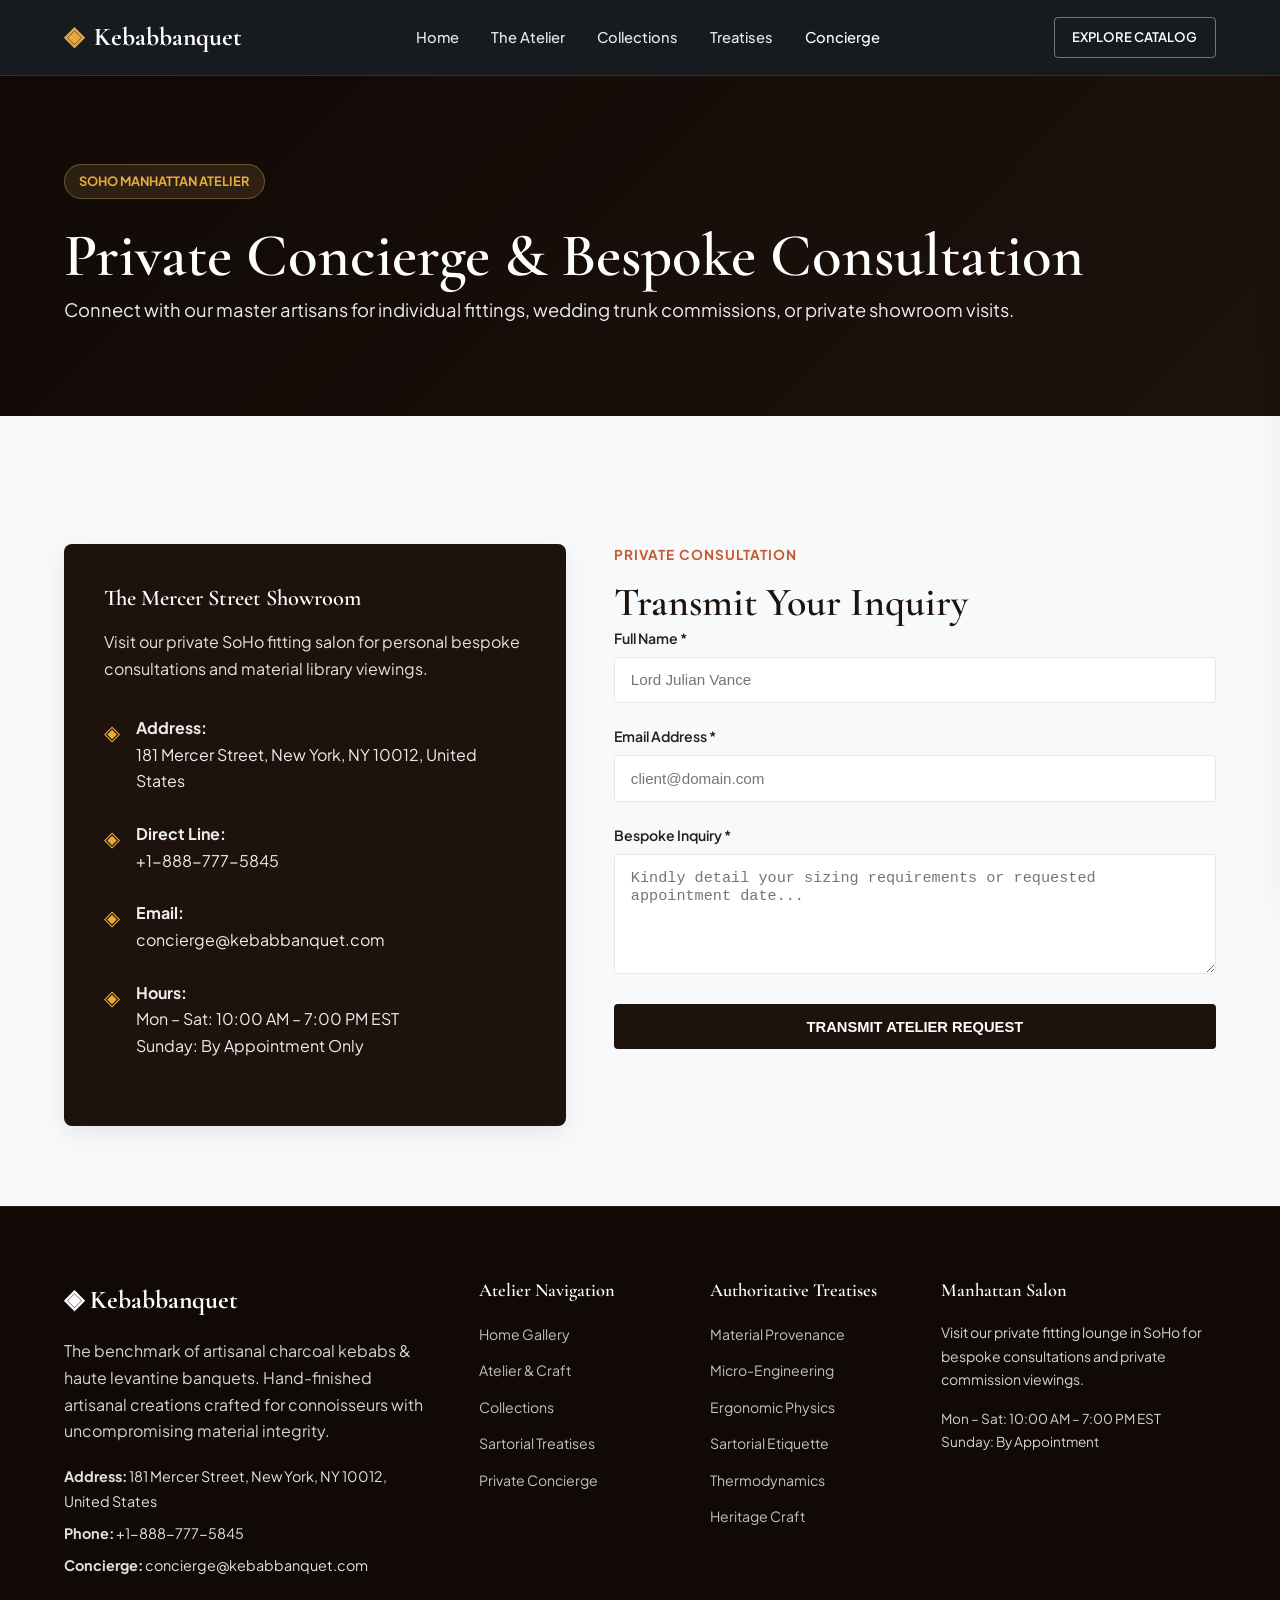
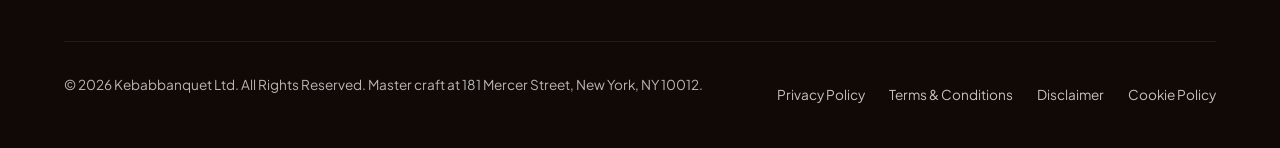
<file: contact.html>
<!DOCTYPE html>
<html lang="en">
<head>
  <meta charset="UTF-8">
  <meta name="viewport" content="width=device-width, initial-scale=1.0">
  <title>Private Concierge & Showroom Appointments — Kebabbanquet</title>
  <meta name="description" content="Contact Kebabbanquet at 181 Mercer Street, New York, NY 10012 or call +1-888-777-5845.">
  <link rel="canonical" href="https://kebabbanquet.com/contact.html">
  <link rel="preconnect" href="https://fonts.googleapis.com">
  <link rel="preconnect" href="https://fonts.gstatic.com" crossorigin>
  <link href="https://fonts.googleapis.com/css2?family=Cormorant+Garamond:ital,wght@0,400;0,600;0,700;1,400&family=Plus+Jakarta+Sans:wght@300;400;500;600;700&display=swap" rel="stylesheet">
  <link rel="stylesheet" href="/assets/css/style.css">
  <!-- Google tag (gtag.js) -->
  <script async src="https://www.googletagmanager.com/gtag/js?id=G-0LY0HY7L01"></script>
  <script>
    window.dataLayer = window.dataLayer || [];
    function gtag(){dataLayer.push(arguments);}
    gtag('js', new Date());
    gtag('config', 'G-0LY0HY7L01');
  </script>

</head>
<body>
  <!-- Mandatory Global Site Header (Exactly 1 per page) -->
  <header class="site-header">
    <div class="header-container">
      <a href="/" class="brand-logo" aria-label="Kebabbanquet Home">
        <span class="logo-mark">◈</span>
        <span class="logo-text">Kebabbanquet</span>
      </a>
      <nav class="desktop-nav" aria-label="Primary Navigation">
        <a href="/" class="nav-link">Home</a>
        <a href="/about.html" class="nav-link">The Atelier</a>
        <a href="/collection.html" class="nav-link">Collections</a>
        <a href="/blog.html" class="nav-link">Treatises</a>
        <a href="/contact.html" class="nav-link active">Concierge</a>
      </nav>
      <div class="header-actions">
        <a href="/collection.html" class="btn btn-sm btn-outline">Explore Catalog</a>
        <button id="drawer-toggle" class="mobile-toggle" aria-label="Open Navigation Menu">
          <span class="hamburger-bar"></span>
          <span class="hamburger-bar"></span>
          <span class="hamburger-bar"></span>
        </button>
      </div>
    </div>
  </header>

  <!-- Mandatory Mobile Navigation Drawer (Exactly 1 per page) -->
  <div class="mobile-drawer" id="mobile-drawer" aria-hidden="true">
    <div class="drawer-header">
      <div class="drawer-brand">Kebabbanquet</div>
      <button id="drawer-close" class="drawer-close-btn" aria-label="Close Navigation Menu">&times;</button>
    </div>
    <nav class="drawer-nav" aria-label="Mobile Navigation">
      <a href="/" class="drawer-link">Home</a>
      <a href="/about.html" class="drawer-link">The Atelier &amp; Craft</a>
      <a href="/collection.html" class="drawer-link">Grand Banquet Degustations & Hearth Menus</a>
      <a href="/blog.html" class="drawer-link">Sartorial Treatises</a>
      <a href="/contact.html" class="drawer-link active">Private Concierge</a>
    </nav>
    <div class="drawer-footer">
      <p class="drawer-contact-title">Manhattan Atelier &amp; Suite</p>
      <p class="drawer-contact-info">181 Mercer Street, New York, NY 10012, United States</p>
      <p class="drawer-contact-info">Tel: +1-888-777-5845</p>
      <p class="drawer-contact-info">Email: concierge@kebabbanquet.com</p>
    </div>
  </div>
  <div id="drawer-overlay" class="drawer-overlay"></div>
  <section class="page-hero">
    <div class="container">
      <span class="hero-badge">SoHo Manhattan Atelier</span>
      <h1>Private Concierge &amp; Bespoke Consultation</h1>
      <p class="lead">Connect with our master artisans for individual fittings, wedding trunk commissions, or private showroom visits.</p>
    </div>
  </section>
  <main class="section">
    <div class="container">
      <div class="contact-grid">
        <div class="contact-info-card">
          <h3>The Mercer Street Showroom</h3>
          <p style="color: rgba(255,255,255,0.88) !important; line-height: 1.7; margin-bottom: 2rem;">Visit our private SoHo fitting salon for personal bespoke consultations and material library viewings.</p>
          <div class="contact-detail-row"><span class="contact-icon">◈</span><div><strong>Address:</strong><br>181 Mercer Street, New York, NY 10012, United States</div></div>
          <div class="contact-detail-row"><span class="contact-icon">◈</span><div><strong>Direct Line:</strong><br>+1-888-777-5845</div></div>
          <div class="contact-detail-row"><span class="contact-icon">◈</span><div><strong>Email:</strong><br>concierge@kebabbanquet.com</div></div>
          <div class="contact-detail-row"><span class="contact-icon">◈</span><div><strong>Hours:</strong><br>Mon – Sat: 10:00 AM – 7:00 PM EST<br>Sunday: By Appointment Only</div></div>
        </div>
        <div>
          <div class="section-subtitle">Private Consultation</div>
          <h2>Transmit Your Inquiry</h2>
          <form id="concierge-form">
            <div class="form-group"><label for="client-name" class="form-label">Full Name *</label><input type="text" id="client-name" class="form-control" placeholder="Lord Julian Vance" required></div>
            <div class="form-group"><label for="client-email" class="form-label">Email Address *</label><input type="email" id="client-email" class="form-control" placeholder="client@domain.com" required></div>
            <div class="form-group"><label for="client-message" class="form-label">Bespoke Inquiry *</label><textarea id="client-message" class="form-control" placeholder="Kindly detail your sizing requirements or requested appointment date..." required></textarea></div>
            <button type="submit" class="btn btn-primary" style="width: 100%;">Transmit Atelier Request</button>
            <div id="form-feedback" class="form-feedback"></div>
          </form>
        </div>
      </div>
    </div>
  </main>
  <!-- Mandatory Global Site Footer -->
  <footer class="site-footer">
    <div class="container">
      <div class="footer-grid">
        <div class="footer-col">
          <div class="footer-brand">◈ Kebabbanquet</div>
          <p class="footer-desc">
            The benchmark of artisanal charcoal kebabs & haute levantine banquets. Hand-finished artisanal creations crafted for connoisseurs with uncompromising material integrity.
          </p>
          <div class="footer-contact-item"><strong>Address:</strong> 181 Mercer Street, New York, NY 10012, United States</div>
          <div class="footer-contact-item"><strong>Phone:</strong> +1-888-777-5845</div>
          <div class="footer-contact-item"><strong>Concierge:</strong> concierge@kebabbanquet.com</div>
        </div>
        <div class="footer-col">
          <h4 class="footer-title">Atelier Navigation</h4>
          <ul class="footer-links">
            <li><a href="/">Home Gallery</a></li>
            <li><a href="/about.html">Atelier &amp; Craft</a></li>
            <li><a href="/collection.html">Collections</a></li>
            <li><a href="/blog.html">Sartorial Treatises</a></li>
            <li><a href="/contact.html">Private Concierge</a></li>
          </ul>
        </div>
        <div class="footer-col">
          <h4 class="footer-title">Authoritative Treatises</h4>
          <ul class="footer-links">
            <li><a href="/blog/material-provenance-and-fiber-crystallography.html">Material Provenance</a></li>
            <li><a href="/blog/micro-engineering-tolerances-and-finishing.html">Micro-Engineering</a></li>
            <li><a href="/blog/biomechanical-ergonomics-and-wearer-physics.html">Ergonomic Physics</a></li>
            <li><a href="/blog/sartorial-color-theory-and-formal-etiquette.html">Sartorial Etiquette</a></li>
            <li><a href="/blog/hygroscopic-microclimate-thermodynamics.html">Thermodynamics</a></li>
            <li><a href="/blog/bespoke-craftsmanship-and-heritage-methods.html">Heritage Craft</a></li>
          </ul>
        </div>
        <div class="footer-col">
          <h4 class="footer-title">Manhattan Salon</h4>
          <p style="font-size:0.88rem; margin-bottom:1rem;">
            Visit our private fitting lounge in SoHo for bespoke consultations and private commission viewings.
          </p>
          <p style="font-size:0.85rem; color:var(--color-gold);">Mon – Sat: 10:00 AM – 7:00 PM EST<br>Sunday: By Appointment</p>
        </div>
      </div>
      <div class="footer-bottom">
        <p>&copy; 2026 Kebabbanquet Ltd. All Rights Reserved. Master craft at 181 Mercer Street, New York, NY 10012.</p>
        <div class="footer-legal-links">
          <a href="/privacy-policy.html">Privacy Policy</a>
          <a href="/terms-and-conditions.html">Terms &amp; Conditions</a>
          <a href="/disclaimer.html">Disclaimer</a>
          <a href="/cookie-policy.html">Cookie Policy</a>
        </div>
      </div>
    </div>
  </footer>
  <script src="/assets/js/main.js"></script>
</body>
</html>
</file>
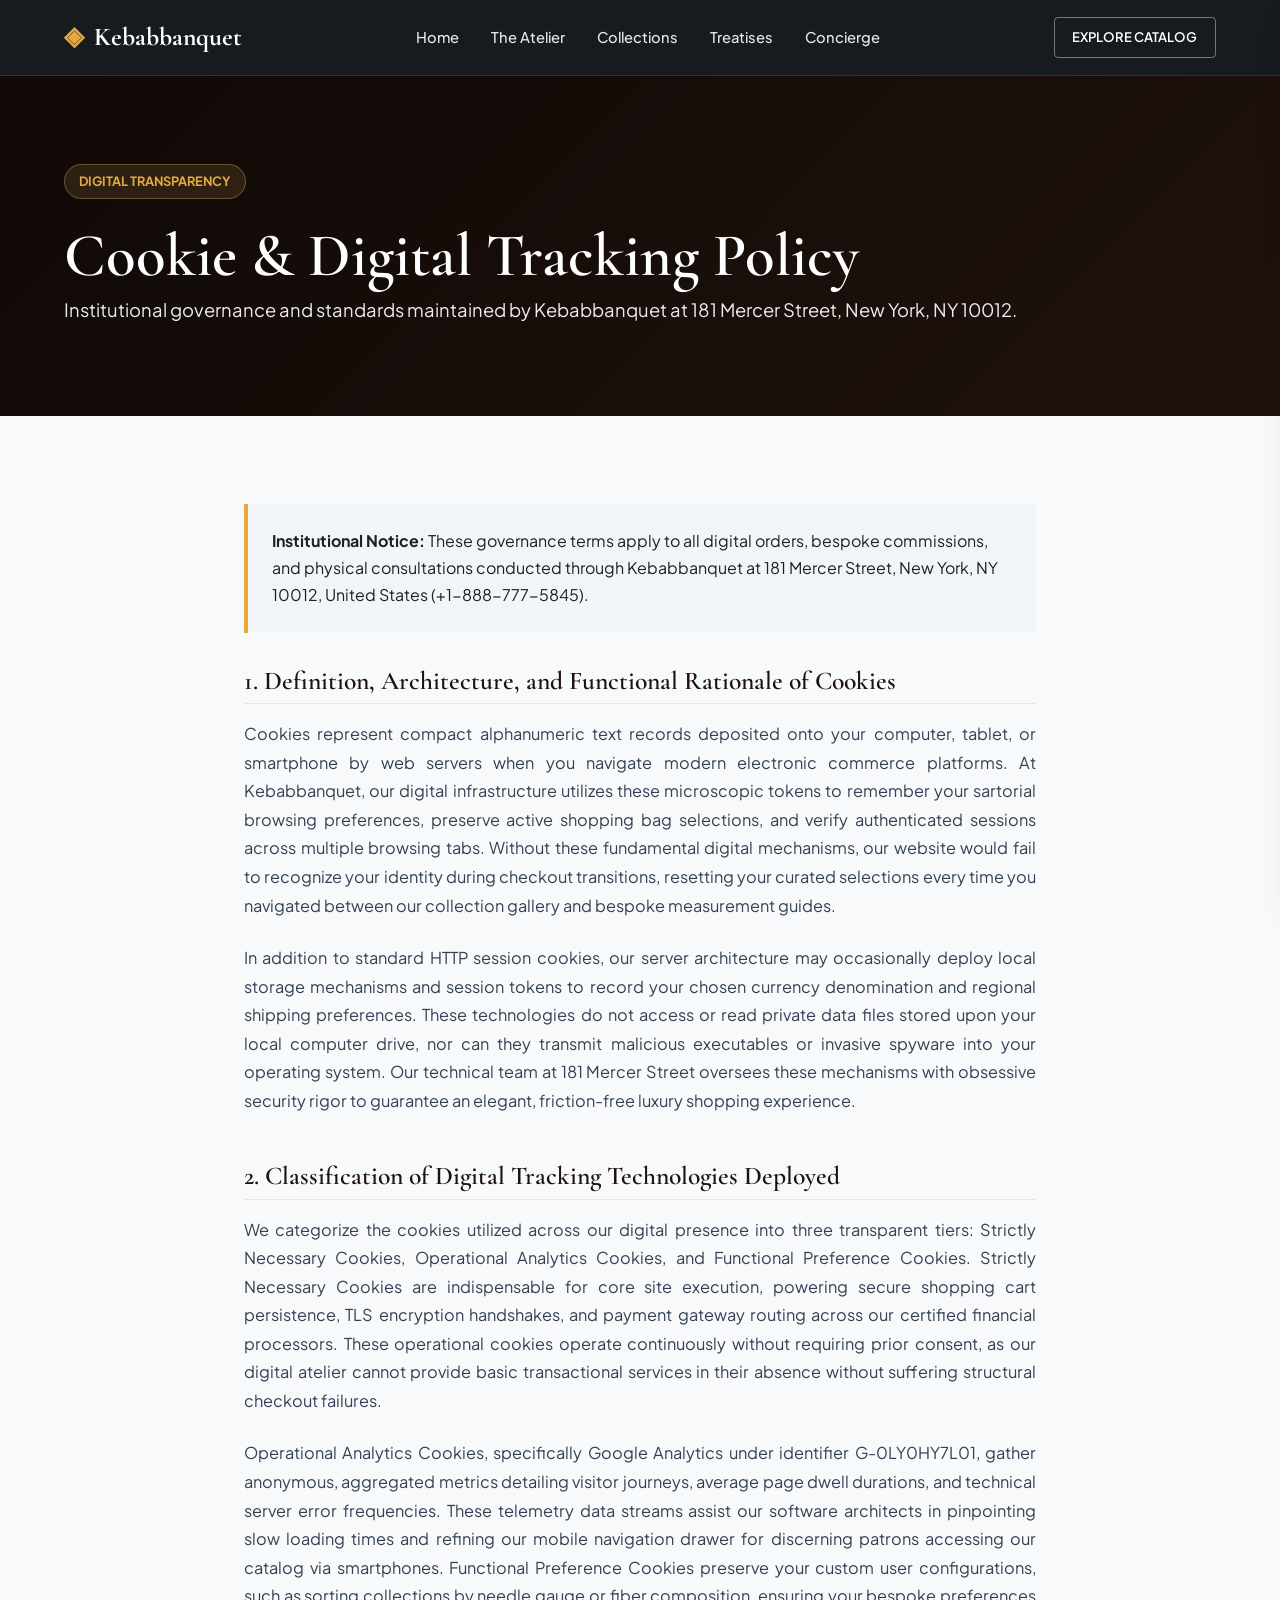
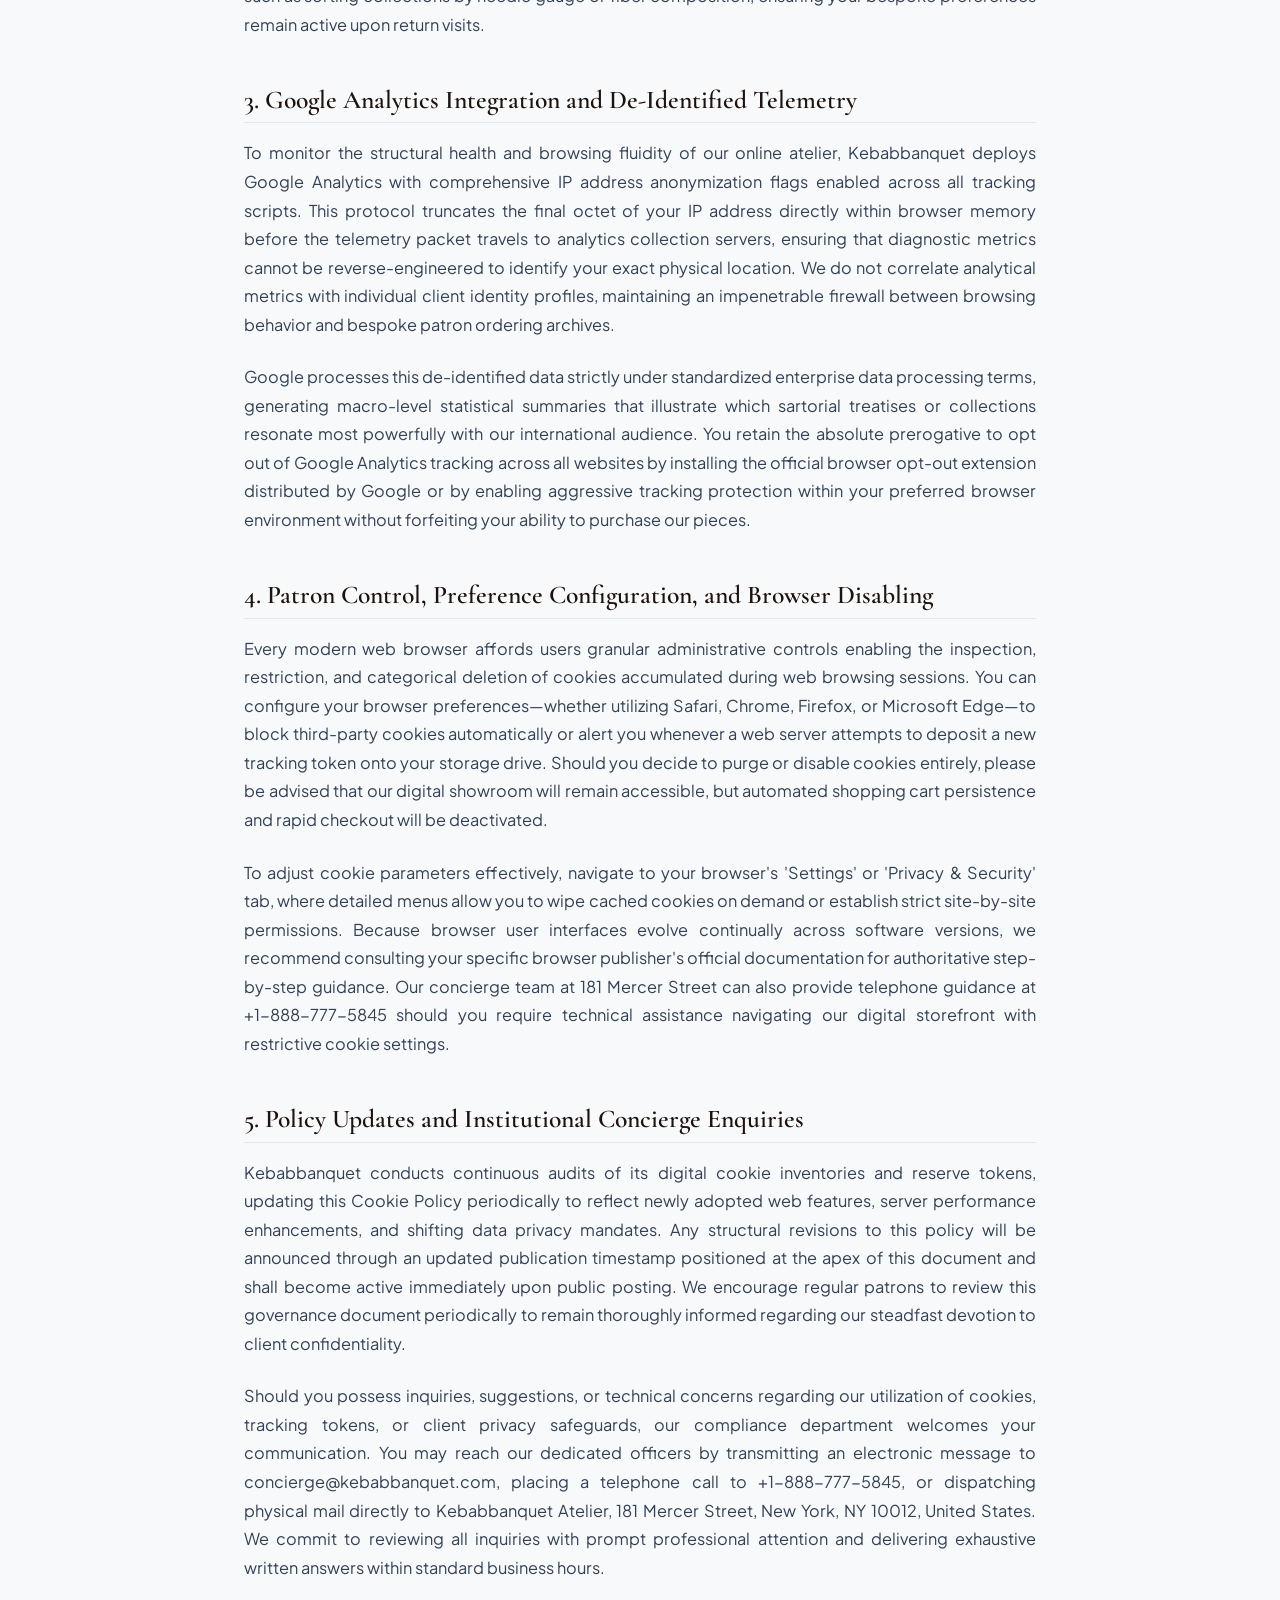
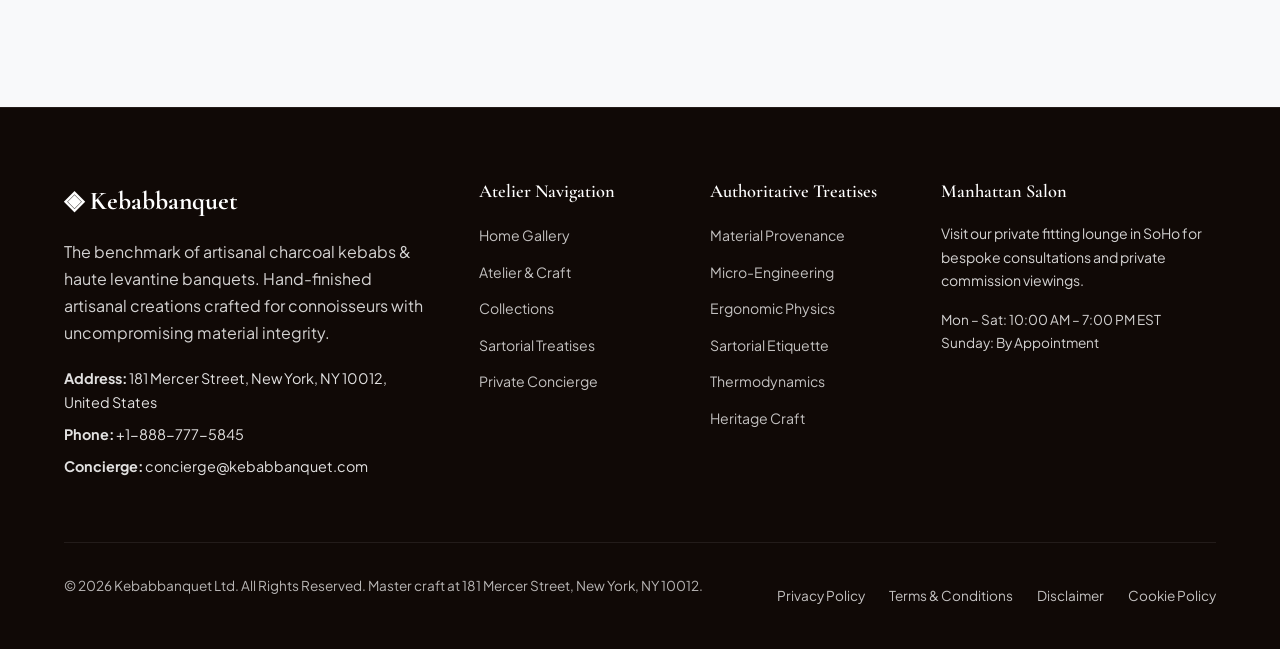
<file: cookie-policy.html>
<!DOCTYPE html>
<html lang="en">
<head>
  <meta charset="UTF-8">
  <meta name="viewport" content="width=device-width, initial-scale=1.0">
  <title>Cookie & Digital Tracking Policy — Kebabbanquet</title>
  <meta name="description" content="Official Cookie & Digital Tracking Policy for Kebabbanquet at 181 Mercer Street, New York.">
  <link rel="canonical" href="https://kebabbanquet.com/cookie-policy.html">
  <link rel="preconnect" href="https://fonts.googleapis.com">
  <link rel="preconnect" href="https://fonts.gstatic.com" crossorigin>
  <link href="https://fonts.googleapis.com/css2?family=Cormorant+Garamond:ital,wght@0,400;0,600;0,700;1,400&family=Plus+Jakarta+Sans:wght@300;400;500;600;700&display=swap" rel="stylesheet">
  <link rel="stylesheet" href="/assets/css/style.css">
  <!-- Google tag (gtag.js) -->
  <script async src="https://www.googletagmanager.com/gtag/js?id=G-0LY0HY7L01"></script>
  <script>
    window.dataLayer = window.dataLayer || [];
    function gtag(){dataLayer.push(arguments);}
    gtag('js', new Date());
    gtag('config', 'G-0LY0HY7L01');
  </script>

</head>
<body>
  <!-- Mandatory Global Site Header (Exactly 1 per page) -->
  <header class="site-header">
    <div class="header-container">
      <a href="/" class="brand-logo" aria-label="Kebabbanquet Home">
        <span class="logo-mark">◈</span>
        <span class="logo-text">Kebabbanquet</span>
      </a>
      <nav class="desktop-nav" aria-label="Primary Navigation">
        <a href="/" class="nav-link">Home</a>
        <a href="/about.html" class="nav-link">The Atelier</a>
        <a href="/collection.html" class="nav-link">Collections</a>
        <a href="/blog.html" class="nav-link">Treatises</a>
        <a href="/contact.html" class="nav-link">Concierge</a>
      </nav>
      <div class="header-actions">
        <a href="/collection.html" class="btn btn-sm btn-outline">Explore Catalog</a>
        <button id="drawer-toggle" class="mobile-toggle" aria-label="Open Navigation Menu">
          <span class="hamburger-bar"></span>
          <span class="hamburger-bar"></span>
          <span class="hamburger-bar"></span>
        </button>
      </div>
    </div>
  </header>

  <!-- Mandatory Mobile Navigation Drawer (Exactly 1 per page) -->
  <div class="mobile-drawer" id="mobile-drawer" aria-hidden="true">
    <div class="drawer-header">
      <div class="drawer-brand">Kebabbanquet</div>
      <button id="drawer-close" class="drawer-close-btn" aria-label="Close Navigation Menu">&times;</button>
    </div>
    <nav class="drawer-nav" aria-label="Mobile Navigation">
      <a href="/" class="drawer-link">Home</a>
      <a href="/about.html" class="drawer-link">The Atelier &amp; Craft</a>
      <a href="/collection.html" class="drawer-link">Grand Banquet Degustations & Hearth Menus</a>
      <a href="/blog.html" class="drawer-link">Sartorial Treatises</a>
      <a href="/contact.html" class="drawer-link">Private Concierge</a>
    </nav>
    <div class="drawer-footer">
      <p class="drawer-contact-title">Manhattan Atelier &amp; Suite</p>
      <p class="drawer-contact-info">181 Mercer Street, New York, NY 10012, United States</p>
      <p class="drawer-contact-info">Tel: +1-888-777-5845</p>
      <p class="drawer-contact-info">Email: concierge@kebabbanquet.com</p>
    </div>
  </div>
  <div id="drawer-overlay" class="drawer-overlay"></div>
  <section class="page-hero">
    <div class="container">
      <span class="hero-badge">Digital Transparency</span>
      <h1>Cookie & Digital Tracking Policy</h1>
      <p class="lead">Institutional governance and standards maintained by Kebabbanquet at 181 Mercer Street, New York, NY 10012.</p>
    </div>
  </section>
  <main class="policy-page-wrapper">
    <div class="policy-box">
      <strong>Institutional Notice:</strong> These governance terms apply to all digital orders, bespoke commissions, and physical consultations conducted through Kebabbanquet at 181 Mercer Street, New York, NY 10012, United States (+1-888-777-5845).
    </div>    <article class="policy-block">
      <h2>1. Definition, Architecture, and Functional Rationale of Cookies</h2>      <p class="policy-p">Cookies represent compact alphanumeric text records deposited onto your computer, tablet, or smartphone by web servers when you navigate modern electronic commerce platforms. At Kebabbanquet, our digital infrastructure utilizes these microscopic tokens to remember your sartorial browsing preferences, preserve active shopping bag selections, and verify authenticated sessions across multiple browsing tabs. Without these fundamental digital mechanisms, our website would fail to recognize your identity during checkout transitions, resetting your curated selections every time you navigated between our collection gallery and bespoke measurement guides.</p>      <p class="policy-p">In addition to standard HTTP session cookies, our server architecture may occasionally deploy local storage mechanisms and session tokens to record your chosen currency denomination and regional shipping preferences. These technologies do not access or read private data files stored upon your local computer drive, nor can they transmit malicious executables or invasive spyware into your operating system. Our technical team at 181 Mercer Street oversees these mechanisms with obsessive security rigor to guarantee an elegant, friction-free luxury shopping experience.</p>    </article>    <article class="policy-block">
      <h2>2. Classification of Digital Tracking Technologies Deployed</h2>      <p class="policy-p">We categorize the cookies utilized across our digital presence into three transparent tiers: Strictly Necessary Cookies, Operational Analytics Cookies, and Functional Preference Cookies. Strictly Necessary Cookies are indispensable for core site execution, powering secure shopping cart persistence, TLS encryption handshakes, and payment gateway routing across our certified financial processors. These operational cookies operate continuously without requiring prior consent, as our digital atelier cannot provide basic transactional services in their absence without suffering structural checkout failures.</p>      <p class="policy-p">Operational Analytics Cookies, specifically Google Analytics under identifier G-0LY0HY7L01, gather anonymous, aggregated metrics detailing visitor journeys, average page dwell durations, and technical server error frequencies. These telemetry data streams assist our software architects in pinpointing slow loading times and refining our mobile navigation drawer for discerning patrons accessing our catalog via smartphones. Functional Preference Cookies preserve your custom user configurations, such as sorting collections by needle gauge or fiber composition, ensuring your bespoke preferences remain active upon return visits.</p>    </article>    <article class="policy-block">
      <h2>3. Google Analytics Integration and De-Identified Telemetry</h2>      <p class="policy-p">To monitor the structural health and browsing fluidity of our online atelier, Kebabbanquet deploys Google Analytics with comprehensive IP address anonymization flags enabled across all tracking scripts. This protocol truncates the final octet of your IP address directly within browser memory before the telemetry packet travels to analytics collection servers, ensuring that diagnostic metrics cannot be reverse-engineered to identify your exact physical location. We do not correlate analytical metrics with individual client identity profiles, maintaining an impenetrable firewall between browsing behavior and bespoke patron ordering archives.</p>      <p class="policy-p">Google processes this de-identified data strictly under standardized enterprise data processing terms, generating macro-level statistical summaries that illustrate which sartorial treatises or collections resonate most powerfully with our international audience. You retain the absolute prerogative to opt out of Google Analytics tracking across all websites by installing the official browser opt-out extension distributed by Google or by enabling aggressive tracking protection within your preferred browser environment without forfeiting your ability to purchase our pieces.</p>    </article>    <article class="policy-block">
      <h2>4. Patron Control, Preference Configuration, and Browser Disabling</h2>      <p class="policy-p">Every modern web browser affords users granular administrative controls enabling the inspection, restriction, and categorical deletion of cookies accumulated during web browsing sessions. You can configure your browser preferences—whether utilizing Safari, Chrome, Firefox, or Microsoft Edge—to block third-party cookies automatically or alert you whenever a web server attempts to deposit a new tracking token onto your storage drive. Should you decide to purge or disable cookies entirely, please be advised that our digital showroom will remain accessible, but automated shopping cart persistence and rapid checkout will be deactivated.</p>      <p class="policy-p">To adjust cookie parameters effectively, navigate to your browser's 'Settings' or 'Privacy & Security' tab, where detailed menus allow you to wipe cached cookies on demand or establish strict site-by-site permissions. Because browser user interfaces evolve continually across software versions, we recommend consulting your specific browser publisher's official documentation for authoritative step-by-step guidance. Our concierge team at 181 Mercer Street can also provide telephone guidance at +1-888-777-5845 should you require technical assistance navigating our digital storefront with restrictive cookie settings.</p>    </article>    <article class="policy-block">
      <h2>5. Policy Updates and Institutional Concierge Enquiries</h2>      <p class="policy-p">Kebabbanquet conducts continuous audits of its digital cookie inventories and reserve tokens, updating this Cookie Policy periodically to reflect newly adopted web features, server performance enhancements, and shifting data privacy mandates. Any structural revisions to this policy will be announced through an updated publication timestamp positioned at the apex of this document and shall become active immediately upon public posting. We encourage regular patrons to review this governance document periodically to remain thoroughly informed regarding our steadfast devotion to client confidentiality.</p>      <p class="policy-p">Should you possess inquiries, suggestions, or technical concerns regarding our utilization of cookies, tracking tokens, or client privacy safeguards, our compliance department welcomes your communication. You may reach our dedicated officers by transmitting an electronic message to concierge@kebabbanquet.com, placing a telephone call to +1-888-777-5845, or dispatching physical mail directly to Kebabbanquet Atelier, 181 Mercer Street, New York, NY 10012, United States. We commit to reviewing all inquiries with prompt professional attention and delivering exhaustive written answers within standard business hours.</p>    </article>  </main>
  <!-- Mandatory Global Site Footer -->
  <footer class="site-footer">
    <div class="container">
      <div class="footer-grid">
        <div class="footer-col">
          <div class="footer-brand">◈ Kebabbanquet</div>
          <p class="footer-desc">
            The benchmark of artisanal charcoal kebabs & haute levantine banquets. Hand-finished artisanal creations crafted for connoisseurs with uncompromising material integrity.
          </p>
          <div class="footer-contact-item"><strong>Address:</strong> 181 Mercer Street, New York, NY 10012, United States</div>
          <div class="footer-contact-item"><strong>Phone:</strong> +1-888-777-5845</div>
          <div class="footer-contact-item"><strong>Concierge:</strong> concierge@kebabbanquet.com</div>
        </div>
        <div class="footer-col">
          <h4 class="footer-title">Atelier Navigation</h4>
          <ul class="footer-links">
            <li><a href="/">Home Gallery</a></li>
            <li><a href="/about.html">Atelier &amp; Craft</a></li>
            <li><a href="/collection.html">Collections</a></li>
            <li><a href="/blog.html">Sartorial Treatises</a></li>
            <li><a href="/contact.html">Private Concierge</a></li>
          </ul>
        </div>
        <div class="footer-col">
          <h4 class="footer-title">Authoritative Treatises</h4>
          <ul class="footer-links">
            <li><a href="/blog/material-provenance-and-fiber-crystallography.html">Material Provenance</a></li>
            <li><a href="/blog/micro-engineering-tolerances-and-finishing.html">Micro-Engineering</a></li>
            <li><a href="/blog/biomechanical-ergonomics-and-wearer-physics.html">Ergonomic Physics</a></li>
            <li><a href="/blog/sartorial-color-theory-and-formal-etiquette.html">Sartorial Etiquette</a></li>
            <li><a href="/blog/hygroscopic-microclimate-thermodynamics.html">Thermodynamics</a></li>
            <li><a href="/blog/bespoke-craftsmanship-and-heritage-methods.html">Heritage Craft</a></li>
          </ul>
        </div>
        <div class="footer-col">
          <h4 class="footer-title">Manhattan Salon</h4>
          <p style="font-size:0.88rem; margin-bottom:1rem;">
            Visit our private fitting lounge in SoHo for bespoke consultations and private commission viewings.
          </p>
          <p style="font-size:0.85rem; color:var(--color-gold);">Mon – Sat: 10:00 AM – 7:00 PM EST<br>Sunday: By Appointment</p>
        </div>
      </div>
      <div class="footer-bottom">
        <p>&copy; 2026 Kebabbanquet Ltd. All Rights Reserved. Master craft at 181 Mercer Street, New York, NY 10012.</p>
        <div class="footer-legal-links">
          <a href="/privacy-policy.html">Privacy Policy</a>
          <a href="/terms-and-conditions.html">Terms &amp; Conditions</a>
          <a href="/disclaimer.html">Disclaimer</a>
          <a href="/cookie-policy.html">Cookie Policy</a>
        </div>
      </div>
    </div>
  </footer>
  <script src="/assets/js/main.js"></script>
</body>
</html>
</file>
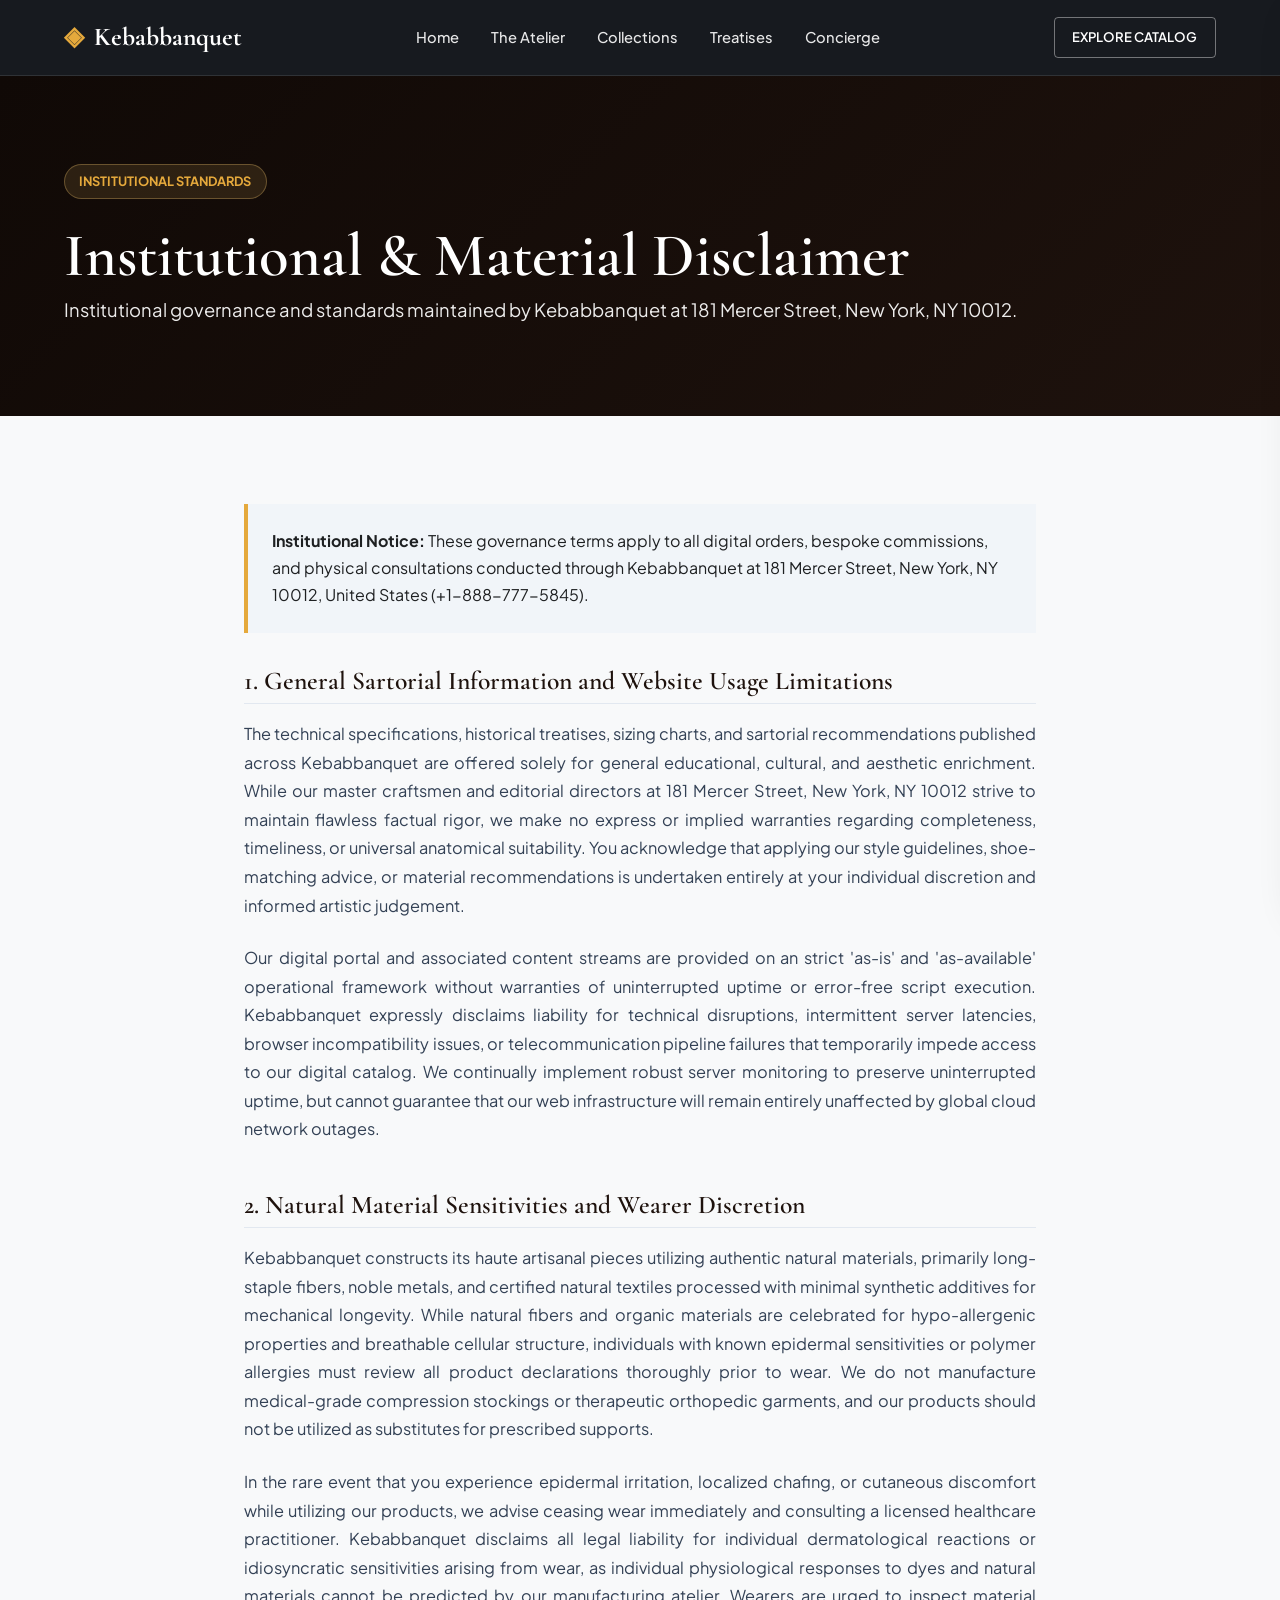
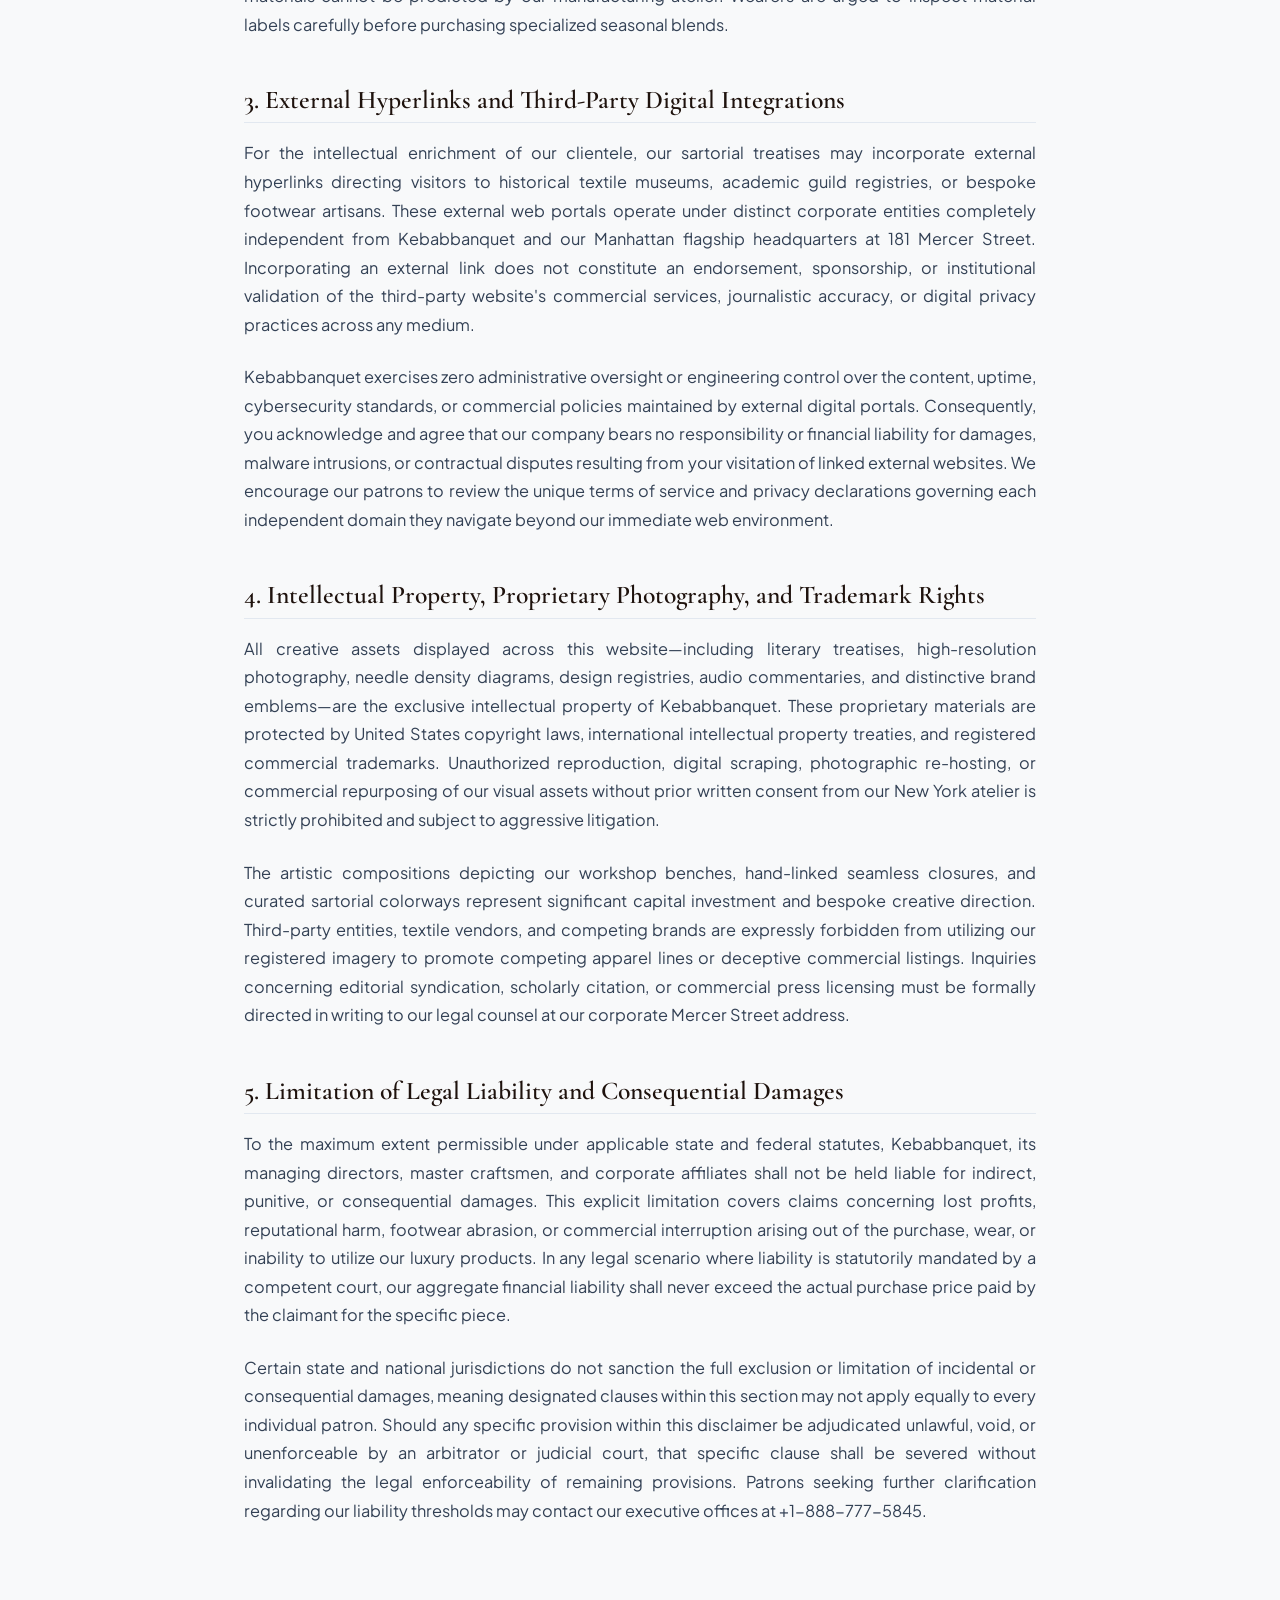
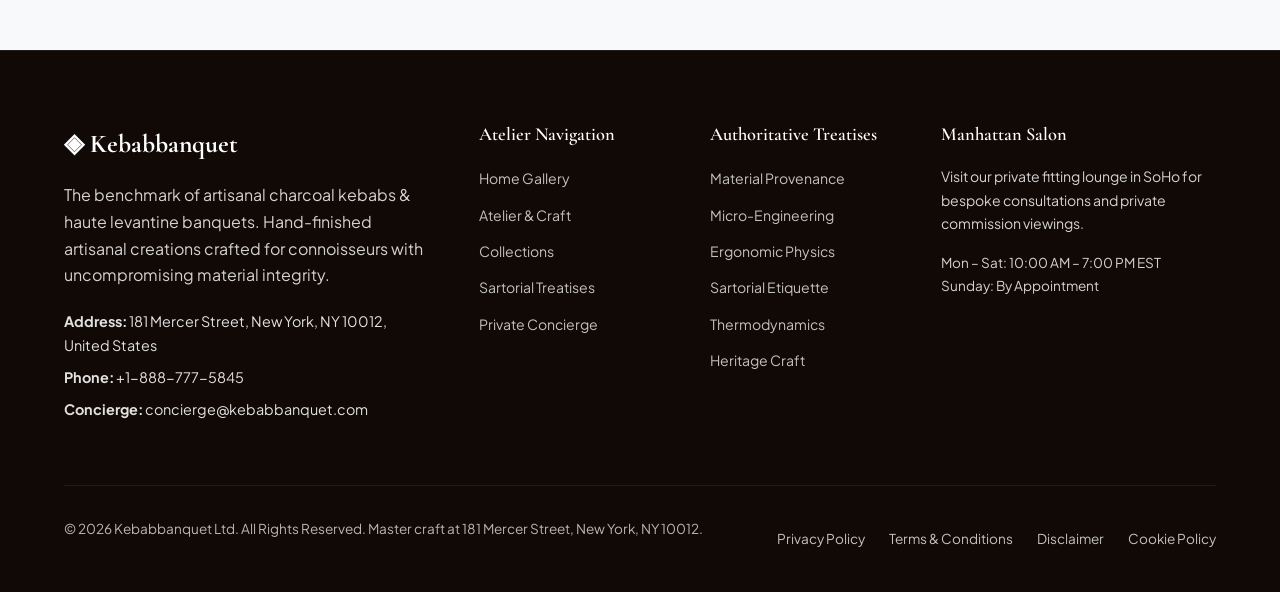
<file: disclaimer.html>
<!DOCTYPE html>
<html lang="en">
<head>
  <meta charset="UTF-8">
  <meta name="viewport" content="width=device-width, initial-scale=1.0">
  <title>Institutional & Material Disclaimer — Kebabbanquet</title>
  <meta name="description" content="Official Institutional & Material Disclaimer for Kebabbanquet at 181 Mercer Street, New York.">
  <link rel="canonical" href="https://kebabbanquet.com/disclaimer.html">
  <link rel="preconnect" href="https://fonts.googleapis.com">
  <link rel="preconnect" href="https://fonts.gstatic.com" crossorigin>
  <link href="https://fonts.googleapis.com/css2?family=Cormorant+Garamond:ital,wght@0,400;0,600;0,700;1,400&family=Plus+Jakarta+Sans:wght@300;400;500;600;700&display=swap" rel="stylesheet">
  <link rel="stylesheet" href="/assets/css/style.css">
  <!-- Google tag (gtag.js) -->
  <script async src="https://www.googletagmanager.com/gtag/js?id=G-0LY0HY7L01"></script>
  <script>
    window.dataLayer = window.dataLayer || [];
    function gtag(){dataLayer.push(arguments);}
    gtag('js', new Date());
    gtag('config', 'G-0LY0HY7L01');
  </script>

</head>
<body>
  <!-- Mandatory Global Site Header (Exactly 1 per page) -->
  <header class="site-header">
    <div class="header-container">
      <a href="/" class="brand-logo" aria-label="Kebabbanquet Home">
        <span class="logo-mark">◈</span>
        <span class="logo-text">Kebabbanquet</span>
      </a>
      <nav class="desktop-nav" aria-label="Primary Navigation">
        <a href="/" class="nav-link">Home</a>
        <a href="/about.html" class="nav-link">The Atelier</a>
        <a href="/collection.html" class="nav-link">Collections</a>
        <a href="/blog.html" class="nav-link">Treatises</a>
        <a href="/contact.html" class="nav-link">Concierge</a>
      </nav>
      <div class="header-actions">
        <a href="/collection.html" class="btn btn-sm btn-outline">Explore Catalog</a>
        <button id="drawer-toggle" class="mobile-toggle" aria-label="Open Navigation Menu">
          <span class="hamburger-bar"></span>
          <span class="hamburger-bar"></span>
          <span class="hamburger-bar"></span>
        </button>
      </div>
    </div>
  </header>

  <!-- Mandatory Mobile Navigation Drawer (Exactly 1 per page) -->
  <div class="mobile-drawer" id="mobile-drawer" aria-hidden="true">
    <div class="drawer-header">
      <div class="drawer-brand">Kebabbanquet</div>
      <button id="drawer-close" class="drawer-close-btn" aria-label="Close Navigation Menu">&times;</button>
    </div>
    <nav class="drawer-nav" aria-label="Mobile Navigation">
      <a href="/" class="drawer-link">Home</a>
      <a href="/about.html" class="drawer-link">The Atelier &amp; Craft</a>
      <a href="/collection.html" class="drawer-link">Grand Banquet Degustations & Hearth Menus</a>
      <a href="/blog.html" class="drawer-link">Sartorial Treatises</a>
      <a href="/contact.html" class="drawer-link">Private Concierge</a>
    </nav>
    <div class="drawer-footer">
      <p class="drawer-contact-title">Manhattan Atelier &amp; Suite</p>
      <p class="drawer-contact-info">181 Mercer Street, New York, NY 10012, United States</p>
      <p class="drawer-contact-info">Tel: +1-888-777-5845</p>
      <p class="drawer-contact-info">Email: concierge@kebabbanquet.com</p>
    </div>
  </div>
  <div id="drawer-overlay" class="drawer-overlay"></div>
  <section class="page-hero">
    <div class="container">
      <span class="hero-badge">Institutional Standards</span>
      <h1>Institutional & Material Disclaimer</h1>
      <p class="lead">Institutional governance and standards maintained by Kebabbanquet at 181 Mercer Street, New York, NY 10012.</p>
    </div>
  </section>
  <main class="policy-page-wrapper">
    <div class="policy-box">
      <strong>Institutional Notice:</strong> These governance terms apply to all digital orders, bespoke commissions, and physical consultations conducted through Kebabbanquet at 181 Mercer Street, New York, NY 10012, United States (+1-888-777-5845).
    </div>    <article class="policy-block">
      <h2>1. General Sartorial Information and Website Usage Limitations</h2>      <p class="policy-p">The technical specifications, historical treatises, sizing charts, and sartorial recommendations published across Kebabbanquet are offered solely for general educational, cultural, and aesthetic enrichment. While our master craftsmen and editorial directors at 181 Mercer Street, New York, NY 10012 strive to maintain flawless factual rigor, we make no express or implied warranties regarding completeness, timeliness, or universal anatomical suitability. You acknowledge that applying our style guidelines, shoe-matching advice, or material recommendations is undertaken entirely at your individual discretion and informed artistic judgement.</p>      <p class="policy-p">Our digital portal and associated content streams are provided on an strict 'as-is' and 'as-available' operational framework without warranties of uninterrupted uptime or error-free script execution. Kebabbanquet expressly disclaims liability for technical disruptions, intermittent server latencies, browser incompatibility issues, or telecommunication pipeline failures that temporarily impede access to our digital catalog. We continually implement robust server monitoring to preserve uninterrupted uptime, but cannot guarantee that our web infrastructure will remain entirely unaffected by global cloud network outages.</p>    </article>    <article class="policy-block">
      <h2>2. Natural Material Sensitivities and Wearer Discretion</h2>      <p class="policy-p">Kebabbanquet constructs its haute artisanal pieces utilizing authentic natural materials, primarily long-staple fibers, noble metals, and certified natural textiles processed with minimal synthetic additives for mechanical longevity. While natural fibers and organic materials are celebrated for hypo-allergenic properties and breathable cellular structure, individuals with known epidermal sensitivities or polymer allergies must review all product declarations thoroughly prior to wear. We do not manufacture medical-grade compression stockings or therapeutic orthopedic garments, and our products should not be utilized as substitutes for prescribed supports.</p>      <p class="policy-p">In the rare event that you experience epidermal irritation, localized chafing, or cutaneous discomfort while utilizing our products, we advise ceasing wear immediately and consulting a licensed healthcare practitioner. Kebabbanquet disclaims all legal liability for individual dermatological reactions or idiosyncratic sensitivities arising from wear, as individual physiological responses to dyes and natural materials cannot be predicted by our manufacturing atelier. Wearers are urged to inspect material labels carefully before purchasing specialized seasonal blends.</p>    </article>    <article class="policy-block">
      <h2>3. External Hyperlinks and Third-Party Digital Integrations</h2>      <p class="policy-p">For the intellectual enrichment of our clientele, our sartorial treatises may incorporate external hyperlinks directing visitors to historical textile museums, academic guild registries, or bespoke footwear artisans. These external web portals operate under distinct corporate entities completely independent from Kebabbanquet and our Manhattan flagship headquarters at 181 Mercer Street. Incorporating an external link does not constitute an endorsement, sponsorship, or institutional validation of the third-party website's commercial services, journalistic accuracy, or digital privacy practices across any medium.</p>      <p class="policy-p">Kebabbanquet exercises zero administrative oversight or engineering control over the content, uptime, cybersecurity standards, or commercial policies maintained by external digital portals. Consequently, you acknowledge and agree that our company bears no responsibility or financial liability for damages, malware intrusions, or contractual disputes resulting from your visitation of linked external websites. We encourage our patrons to review the unique terms of service and privacy declarations governing each independent domain they navigate beyond our immediate web environment.</p>    </article>    <article class="policy-block">
      <h2>4. Intellectual Property, Proprietary Photography, and Trademark Rights</h2>      <p class="policy-p">All creative assets displayed across this website—including literary treatises, high-resolution photography, needle density diagrams, design registries, audio commentaries, and distinctive brand emblems—are the exclusive intellectual property of Kebabbanquet. These proprietary materials are protected by United States copyright laws, international intellectual property treaties, and registered commercial trademarks. Unauthorized reproduction, digital scraping, photographic re-hosting, or commercial repurposing of our visual assets without prior written consent from our New York atelier is strictly prohibited and subject to aggressive litigation.</p>      <p class="policy-p">The artistic compositions depicting our workshop benches, hand-linked seamless closures, and curated sartorial colorways represent significant capital investment and bespoke creative direction. Third-party entities, textile vendors, and competing brands are expressly forbidden from utilizing our registered imagery to promote competing apparel lines or deceptive commercial listings. Inquiries concerning editorial syndication, scholarly citation, or commercial press licensing must be formally directed in writing to our legal counsel at our corporate Mercer Street address.</p>    </article>    <article class="policy-block">
      <h2>5. Limitation of Legal Liability and Consequential Damages</h2>      <p class="policy-p">To the maximum extent permissible under applicable state and federal statutes, Kebabbanquet, its managing directors, master craftsmen, and corporate affiliates shall not be held liable for indirect, punitive, or consequential damages. This explicit limitation covers claims concerning lost profits, reputational harm, footwear abrasion, or commercial interruption arising out of the purchase, wear, or inability to utilize our luxury products. In any legal scenario where liability is statutorily mandated by a competent court, our aggregate financial liability shall never exceed the actual purchase price paid by the claimant for the specific piece.</p>      <p class="policy-p">Certain state and national jurisdictions do not sanction the full exclusion or limitation of incidental or consequential damages, meaning designated clauses within this section may not apply equally to every individual patron. Should any specific provision within this disclaimer be adjudicated unlawful, void, or unenforceable by an arbitrator or judicial court, that specific clause shall be severed without invalidating the legal enforceability of remaining provisions. Patrons seeking further clarification regarding our liability thresholds may contact our executive offices at +1-888-777-5845.</p>    </article>  </main>
  <!-- Mandatory Global Site Footer -->
  <footer class="site-footer">
    <div class="container">
      <div class="footer-grid">
        <div class="footer-col">
          <div class="footer-brand">◈ Kebabbanquet</div>
          <p class="footer-desc">
            The benchmark of artisanal charcoal kebabs & haute levantine banquets. Hand-finished artisanal creations crafted for connoisseurs with uncompromising material integrity.
          </p>
          <div class="footer-contact-item"><strong>Address:</strong> 181 Mercer Street, New York, NY 10012, United States</div>
          <div class="footer-contact-item"><strong>Phone:</strong> +1-888-777-5845</div>
          <div class="footer-contact-item"><strong>Concierge:</strong> concierge@kebabbanquet.com</div>
        </div>
        <div class="footer-col">
          <h4 class="footer-title">Atelier Navigation</h4>
          <ul class="footer-links">
            <li><a href="/">Home Gallery</a></li>
            <li><a href="/about.html">Atelier &amp; Craft</a></li>
            <li><a href="/collection.html">Collections</a></li>
            <li><a href="/blog.html">Sartorial Treatises</a></li>
            <li><a href="/contact.html">Private Concierge</a></li>
          </ul>
        </div>
        <div class="footer-col">
          <h4 class="footer-title">Authoritative Treatises</h4>
          <ul class="footer-links">
            <li><a href="/blog/material-provenance-and-fiber-crystallography.html">Material Provenance</a></li>
            <li><a href="/blog/micro-engineering-tolerances-and-finishing.html">Micro-Engineering</a></li>
            <li><a href="/blog/biomechanical-ergonomics-and-wearer-physics.html">Ergonomic Physics</a></li>
            <li><a href="/blog/sartorial-color-theory-and-formal-etiquette.html">Sartorial Etiquette</a></li>
            <li><a href="/blog/hygroscopic-microclimate-thermodynamics.html">Thermodynamics</a></li>
            <li><a href="/blog/bespoke-craftsmanship-and-heritage-methods.html">Heritage Craft</a></li>
          </ul>
        </div>
        <div class="footer-col">
          <h4 class="footer-title">Manhattan Salon</h4>
          <p style="font-size:0.88rem; margin-bottom:1rem;">
            Visit our private fitting lounge in SoHo for bespoke consultations and private commission viewings.
          </p>
          <p style="font-size:0.85rem; color:var(--color-gold);">Mon – Sat: 10:00 AM – 7:00 PM EST<br>Sunday: By Appointment</p>
        </div>
      </div>
      <div class="footer-bottom">
        <p>&copy; 2026 Kebabbanquet Ltd. All Rights Reserved. Master craft at 181 Mercer Street, New York, NY 10012.</p>
        <div class="footer-legal-links">
          <a href="/privacy-policy.html">Privacy Policy</a>
          <a href="/terms-and-conditions.html">Terms &amp; Conditions</a>
          <a href="/disclaimer.html">Disclaimer</a>
          <a href="/cookie-policy.html">Cookie Policy</a>
        </div>
      </div>
    </div>
  </footer>
  <script src="/assets/js/main.js"></script>
</body>
</html>
</file>
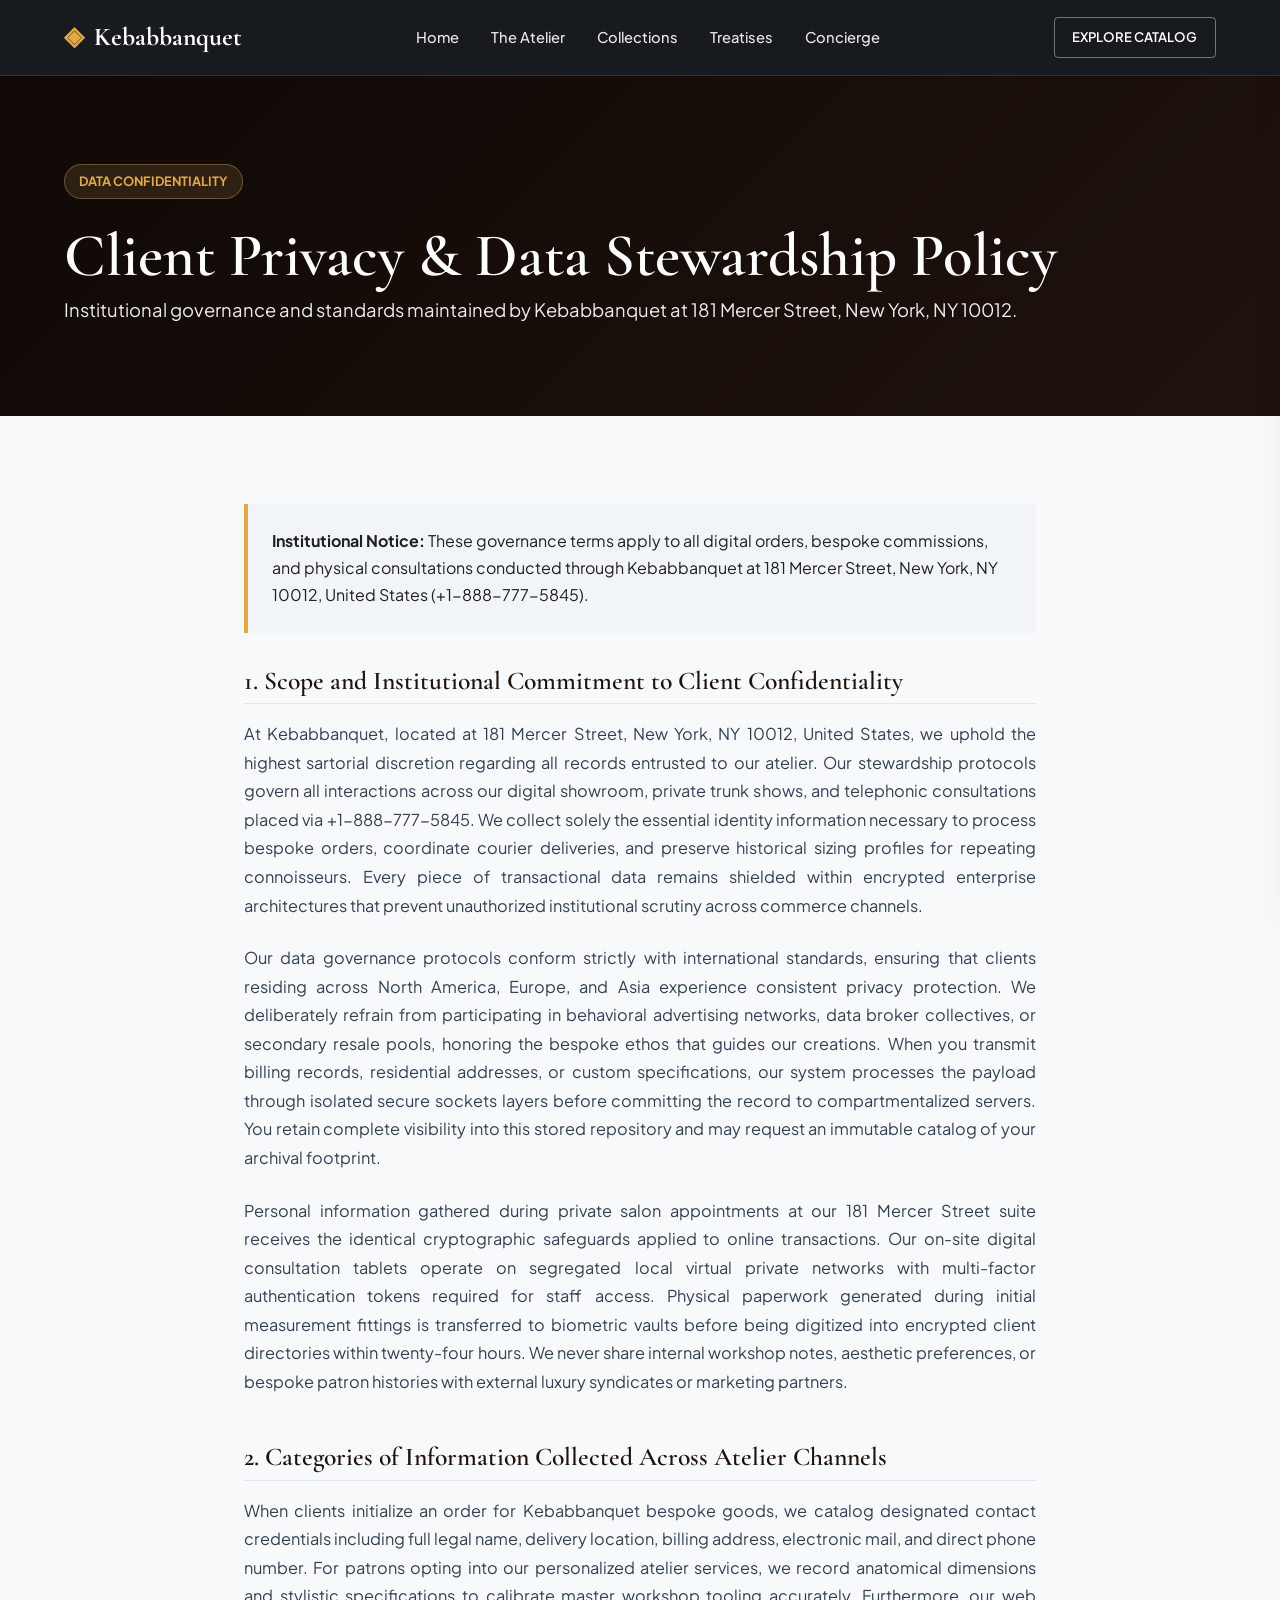
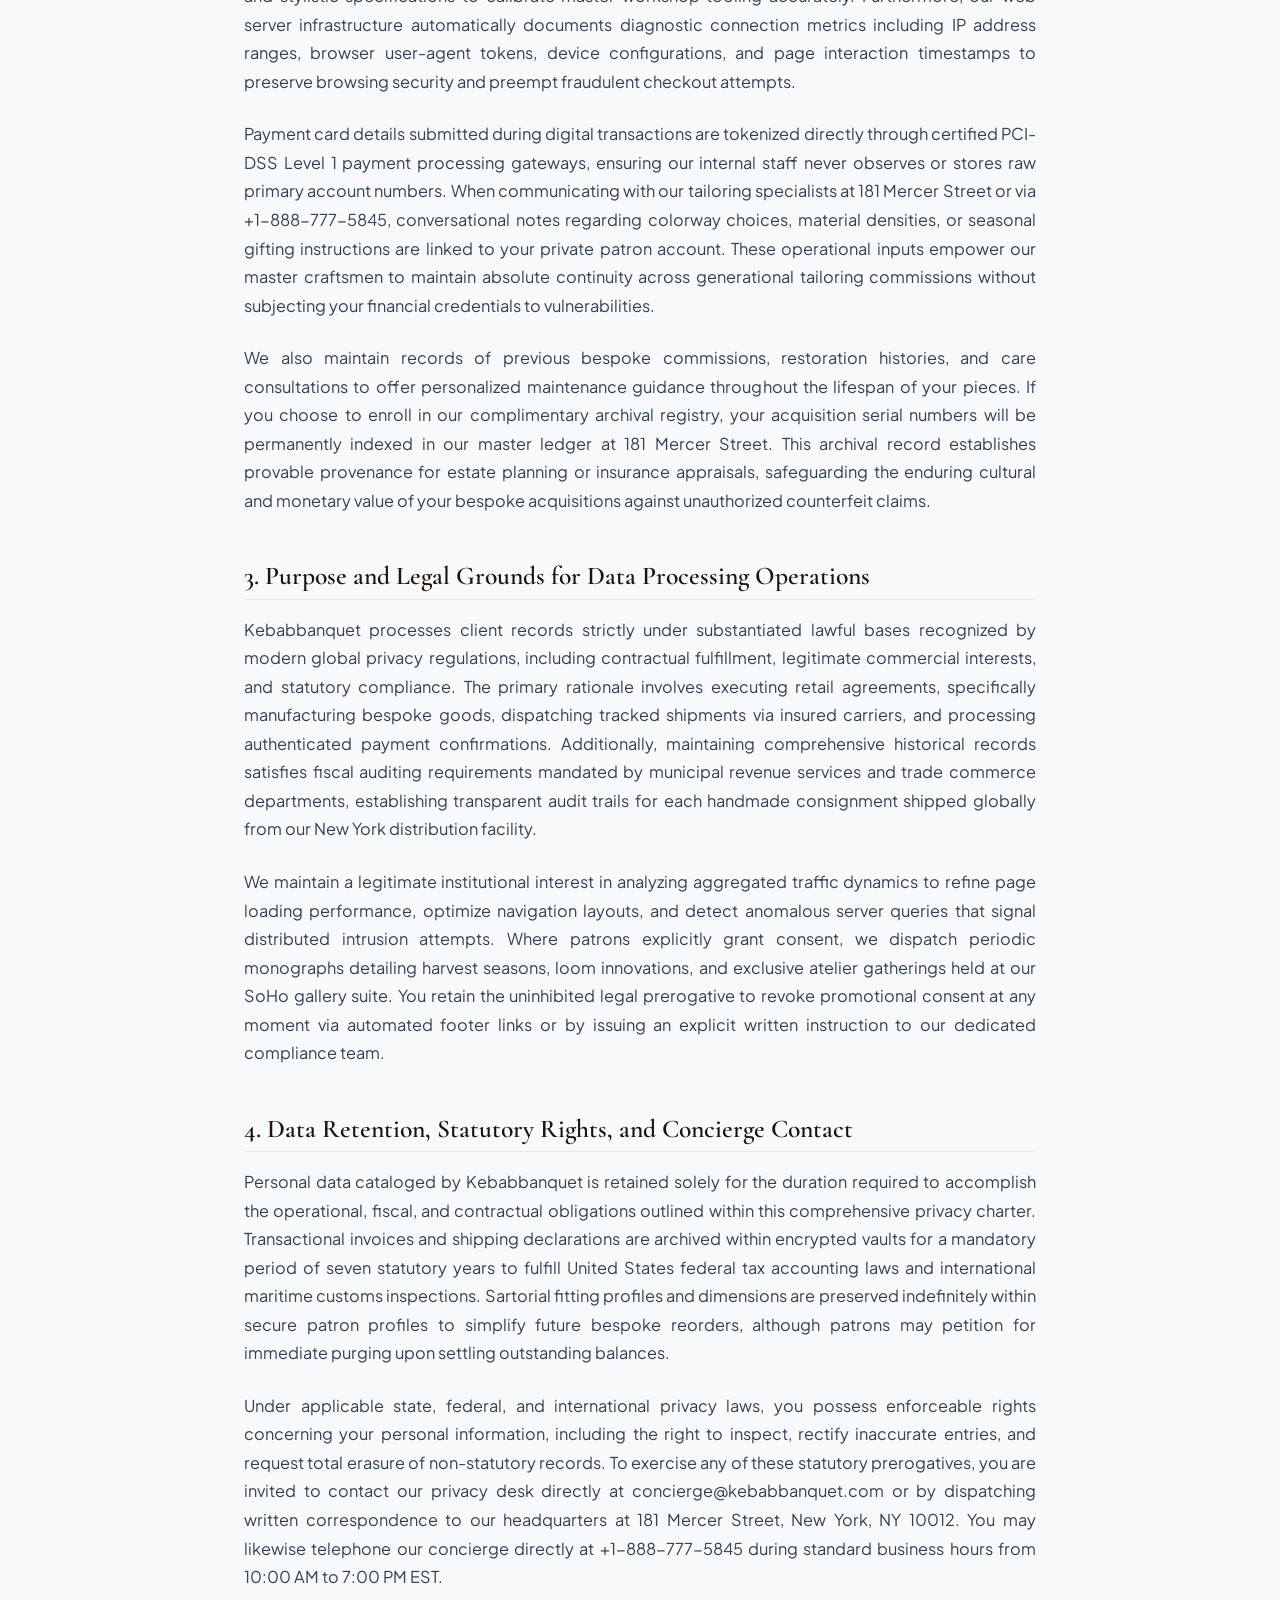
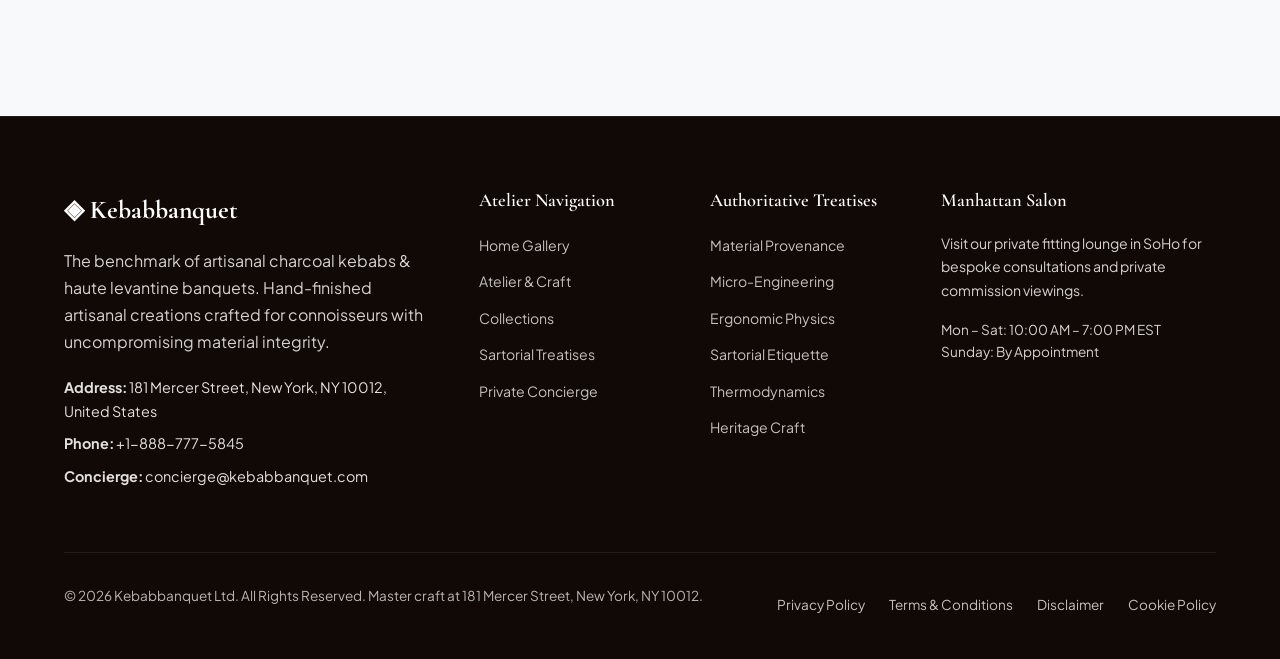
<file: privacy-policy.html>
<!DOCTYPE html>
<html lang="en">
<head>
  <meta charset="UTF-8">
  <meta name="viewport" content="width=device-width, initial-scale=1.0">
  <title>Client Privacy & Data Stewardship Policy — Kebabbanquet</title>
  <meta name="description" content="Official Client Privacy & Data Stewardship Policy for Kebabbanquet at 181 Mercer Street, New York.">
  <link rel="canonical" href="https://kebabbanquet.com/privacy-policy.html">
  <link rel="preconnect" href="https://fonts.googleapis.com">
  <link rel="preconnect" href="https://fonts.gstatic.com" crossorigin>
  <link href="https://fonts.googleapis.com/css2?family=Cormorant+Garamond:ital,wght@0,400;0,600;0,700;1,400&family=Plus+Jakarta+Sans:wght@300;400;500;600;700&display=swap" rel="stylesheet">
  <link rel="stylesheet" href="/assets/css/style.css">
  <!-- Google tag (gtag.js) -->
  <script async src="https://www.googletagmanager.com/gtag/js?id=G-0LY0HY7L01"></script>
  <script>
    window.dataLayer = window.dataLayer || [];
    function gtag(){dataLayer.push(arguments);}
    gtag('js', new Date());
    gtag('config', 'G-0LY0HY7L01');
  </script>

</head>
<body>
  <!-- Mandatory Global Site Header (Exactly 1 per page) -->
  <header class="site-header">
    <div class="header-container">
      <a href="/" class="brand-logo" aria-label="Kebabbanquet Home">
        <span class="logo-mark">◈</span>
        <span class="logo-text">Kebabbanquet</span>
      </a>
      <nav class="desktop-nav" aria-label="Primary Navigation">
        <a href="/" class="nav-link">Home</a>
        <a href="/about.html" class="nav-link">The Atelier</a>
        <a href="/collection.html" class="nav-link">Collections</a>
        <a href="/blog.html" class="nav-link">Treatises</a>
        <a href="/contact.html" class="nav-link">Concierge</a>
      </nav>
      <div class="header-actions">
        <a href="/collection.html" class="btn btn-sm btn-outline">Explore Catalog</a>
        <button id="drawer-toggle" class="mobile-toggle" aria-label="Open Navigation Menu">
          <span class="hamburger-bar"></span>
          <span class="hamburger-bar"></span>
          <span class="hamburger-bar"></span>
        </button>
      </div>
    </div>
  </header>

  <!-- Mandatory Mobile Navigation Drawer (Exactly 1 per page) -->
  <div class="mobile-drawer" id="mobile-drawer" aria-hidden="true">
    <div class="drawer-header">
      <div class="drawer-brand">Kebabbanquet</div>
      <button id="drawer-close" class="drawer-close-btn" aria-label="Close Navigation Menu">&times;</button>
    </div>
    <nav class="drawer-nav" aria-label="Mobile Navigation">
      <a href="/" class="drawer-link">Home</a>
      <a href="/about.html" class="drawer-link">The Atelier &amp; Craft</a>
      <a href="/collection.html" class="drawer-link">Grand Banquet Degustations & Hearth Menus</a>
      <a href="/blog.html" class="drawer-link">Sartorial Treatises</a>
      <a href="/contact.html" class="drawer-link">Private Concierge</a>
    </nav>
    <div class="drawer-footer">
      <p class="drawer-contact-title">Manhattan Atelier &amp; Suite</p>
      <p class="drawer-contact-info">181 Mercer Street, New York, NY 10012, United States</p>
      <p class="drawer-contact-info">Tel: +1-888-777-5845</p>
      <p class="drawer-contact-info">Email: concierge@kebabbanquet.com</p>
    </div>
  </div>
  <div id="drawer-overlay" class="drawer-overlay"></div>
  <section class="page-hero">
    <div class="container">
      <span class="hero-badge">Data Confidentiality</span>
      <h1>Client Privacy & Data Stewardship Policy</h1>
      <p class="lead">Institutional governance and standards maintained by Kebabbanquet at 181 Mercer Street, New York, NY 10012.</p>
    </div>
  </section>
  <main class="policy-page-wrapper">
    <div class="policy-box">
      <strong>Institutional Notice:</strong> These governance terms apply to all digital orders, bespoke commissions, and physical consultations conducted through Kebabbanquet at 181 Mercer Street, New York, NY 10012, United States (+1-888-777-5845).
    </div>    <article class="policy-block">
      <h2>1. Scope and Institutional Commitment to Client Confidentiality</h2>      <p class="policy-p">At Kebabbanquet, located at 181 Mercer Street, New York, NY 10012, United States, we uphold the highest sartorial discretion regarding all records entrusted to our atelier. Our stewardship protocols govern all interactions across our digital showroom, private trunk shows, and telephonic consultations placed via +1-888-777-5845. We collect solely the essential identity information necessary to process bespoke orders, coordinate courier deliveries, and preserve historical sizing profiles for repeating connoisseurs. Every piece of transactional data remains shielded within encrypted enterprise architectures that prevent unauthorized institutional scrutiny across commerce channels.</p>      <p class="policy-p">Our data governance protocols conform strictly with international standards, ensuring that clients residing across North America, Europe, and Asia experience consistent privacy protection. We deliberately refrain from participating in behavioral advertising networks, data broker collectives, or secondary resale pools, honoring the bespoke ethos that guides our creations. When you transmit billing records, residential addresses, or custom specifications, our system processes the payload through isolated secure sockets layers before committing the record to compartmentalized servers. You retain complete visibility into this stored repository and may request an immutable catalog of your archival footprint.</p>      <p class="policy-p">Personal information gathered during private salon appointments at our 181 Mercer Street suite receives the identical cryptographic safeguards applied to online transactions. Our on-site digital consultation tablets operate on segregated local virtual private networks with multi-factor authentication tokens required for staff access. Physical paperwork generated during initial measurement fittings is transferred to biometric vaults before being digitized into encrypted client directories within twenty-four hours. We never share internal workshop notes, aesthetic preferences, or bespoke patron histories with external luxury syndicates or marketing partners.</p>    </article>    <article class="policy-block">
      <h2>2. Categories of Information Collected Across Atelier Channels</h2>      <p class="policy-p">When clients initialize an order for Kebabbanquet bespoke goods, we catalog designated contact credentials including full legal name, delivery location, billing address, electronic mail, and direct phone number. For patrons opting into our personalized atelier services, we record anatomical dimensions and stylistic specifications to calibrate master workshop tooling accurately. Furthermore, our web server infrastructure automatically documents diagnostic connection metrics including IP address ranges, browser user-agent tokens, device configurations, and page interaction timestamps to preserve browsing security and preempt fraudulent checkout attempts.</p>      <p class="policy-p">Payment card details submitted during digital transactions are tokenized directly through certified PCI-DSS Level 1 payment processing gateways, ensuring our internal staff never observes or stores raw primary account numbers. When communicating with our tailoring specialists at 181 Mercer Street or via +1-888-777-5845, conversational notes regarding colorway choices, material densities, or seasonal gifting instructions are linked to your private patron account. These operational inputs empower our master craftsmen to maintain absolute continuity across generational tailoring commissions without subjecting your financial credentials to vulnerabilities.</p>      <p class="policy-p">We also maintain records of previous bespoke commissions, restoration histories, and care consultations to offer personalized maintenance guidance throughout the lifespan of your pieces. If you choose to enroll in our complimentary archival registry, your acquisition serial numbers will be permanently indexed in our master ledger at 181 Mercer Street. This archival record establishes provable provenance for estate planning or insurance appraisals, safeguarding the enduring cultural and monetary value of your bespoke acquisitions against unauthorized counterfeit claims.</p>    </article>    <article class="policy-block">
      <h2>3. Purpose and Legal Grounds for Data Processing Operations</h2>      <p class="policy-p">Kebabbanquet processes client records strictly under substantiated lawful bases recognized by modern global privacy regulations, including contractual fulfillment, legitimate commercial interests, and statutory compliance. The primary rationale involves executing retail agreements, specifically manufacturing bespoke goods, dispatching tracked shipments via insured carriers, and processing authenticated payment confirmations. Additionally, maintaining comprehensive historical records satisfies fiscal auditing requirements mandated by municipal revenue services and trade commerce departments, establishing transparent audit trails for each handmade consignment shipped globally from our New York distribution facility.</p>      <p class="policy-p">We maintain a legitimate institutional interest in analyzing aggregated traffic dynamics to refine page loading performance, optimize navigation layouts, and detect anomalous server queries that signal distributed intrusion attempts. Where patrons explicitly grant consent, we dispatch periodic monographs detailing harvest seasons, loom innovations, and exclusive atelier gatherings held at our SoHo gallery suite. You retain the uninhibited legal prerogative to revoke promotional consent at any moment via automated footer links or by issuing an explicit written instruction to our dedicated compliance team.</p>    </article>    <article class="policy-block">
      <h2>4. Data Retention, Statutory Rights, and Concierge Contact</h2>      <p class="policy-p">Personal data cataloged by Kebabbanquet is retained solely for the duration required to accomplish the operational, fiscal, and contractual obligations outlined within this comprehensive privacy charter. Transactional invoices and shipping declarations are archived within encrypted vaults for a mandatory period of seven statutory years to fulfill United States federal tax accounting laws and international maritime customs inspections. Sartorial fitting profiles and dimensions are preserved indefinitely within secure patron profiles to simplify future bespoke reorders, although patrons may petition for immediate purging upon settling outstanding balances.</p>      <p class="policy-p">Under applicable state, federal, and international privacy laws, you possess enforceable rights concerning your personal information, including the right to inspect, rectify inaccurate entries, and request total erasure of non-statutory records. To exercise any of these statutory prerogatives, you are invited to contact our privacy desk directly at concierge@kebabbanquet.com or by dispatching written correspondence to our headquarters at 181 Mercer Street, New York, NY 10012. You may likewise telephone our concierge directly at +1-888-777-5845 during standard business hours from 10:00 AM to 7:00 PM EST.</p>    </article>  </main>
  <!-- Mandatory Global Site Footer -->
  <footer class="site-footer">
    <div class="container">
      <div class="footer-grid">
        <div class="footer-col">
          <div class="footer-brand">◈ Kebabbanquet</div>
          <p class="footer-desc">
            The benchmark of artisanal charcoal kebabs & haute levantine banquets. Hand-finished artisanal creations crafted for connoisseurs with uncompromising material integrity.
          </p>
          <div class="footer-contact-item"><strong>Address:</strong> 181 Mercer Street, New York, NY 10012, United States</div>
          <div class="footer-contact-item"><strong>Phone:</strong> +1-888-777-5845</div>
          <div class="footer-contact-item"><strong>Concierge:</strong> concierge@kebabbanquet.com</div>
        </div>
        <div class="footer-col">
          <h4 class="footer-title">Atelier Navigation</h4>
          <ul class="footer-links">
            <li><a href="/">Home Gallery</a></li>
            <li><a href="/about.html">Atelier &amp; Craft</a></li>
            <li><a href="/collection.html">Collections</a></li>
            <li><a href="/blog.html">Sartorial Treatises</a></li>
            <li><a href="/contact.html">Private Concierge</a></li>
          </ul>
        </div>
        <div class="footer-col">
          <h4 class="footer-title">Authoritative Treatises</h4>
          <ul class="footer-links">
            <li><a href="/blog/material-provenance-and-fiber-crystallography.html">Material Provenance</a></li>
            <li><a href="/blog/micro-engineering-tolerances-and-finishing.html">Micro-Engineering</a></li>
            <li><a href="/blog/biomechanical-ergonomics-and-wearer-physics.html">Ergonomic Physics</a></li>
            <li><a href="/blog/sartorial-color-theory-and-formal-etiquette.html">Sartorial Etiquette</a></li>
            <li><a href="/blog/hygroscopic-microclimate-thermodynamics.html">Thermodynamics</a></li>
            <li><a href="/blog/bespoke-craftsmanship-and-heritage-methods.html">Heritage Craft</a></li>
          </ul>
        </div>
        <div class="footer-col">
          <h4 class="footer-title">Manhattan Salon</h4>
          <p style="font-size:0.88rem; margin-bottom:1rem;">
            Visit our private fitting lounge in SoHo for bespoke consultations and private commission viewings.
          </p>
          <p style="font-size:0.85rem; color:var(--color-gold);">Mon – Sat: 10:00 AM – 7:00 PM EST<br>Sunday: By Appointment</p>
        </div>
      </div>
      <div class="footer-bottom">
        <p>&copy; 2026 Kebabbanquet Ltd. All Rights Reserved. Master craft at 181 Mercer Street, New York, NY 10012.</p>
        <div class="footer-legal-links">
          <a href="/privacy-policy.html">Privacy Policy</a>
          <a href="/terms-and-conditions.html">Terms &amp; Conditions</a>
          <a href="/disclaimer.html">Disclaimer</a>
          <a href="/cookie-policy.html">Cookie Policy</a>
        </div>
      </div>
    </div>
  </footer>
  <script src="/assets/js/main.js"></script>
</body>
</html>
</file>
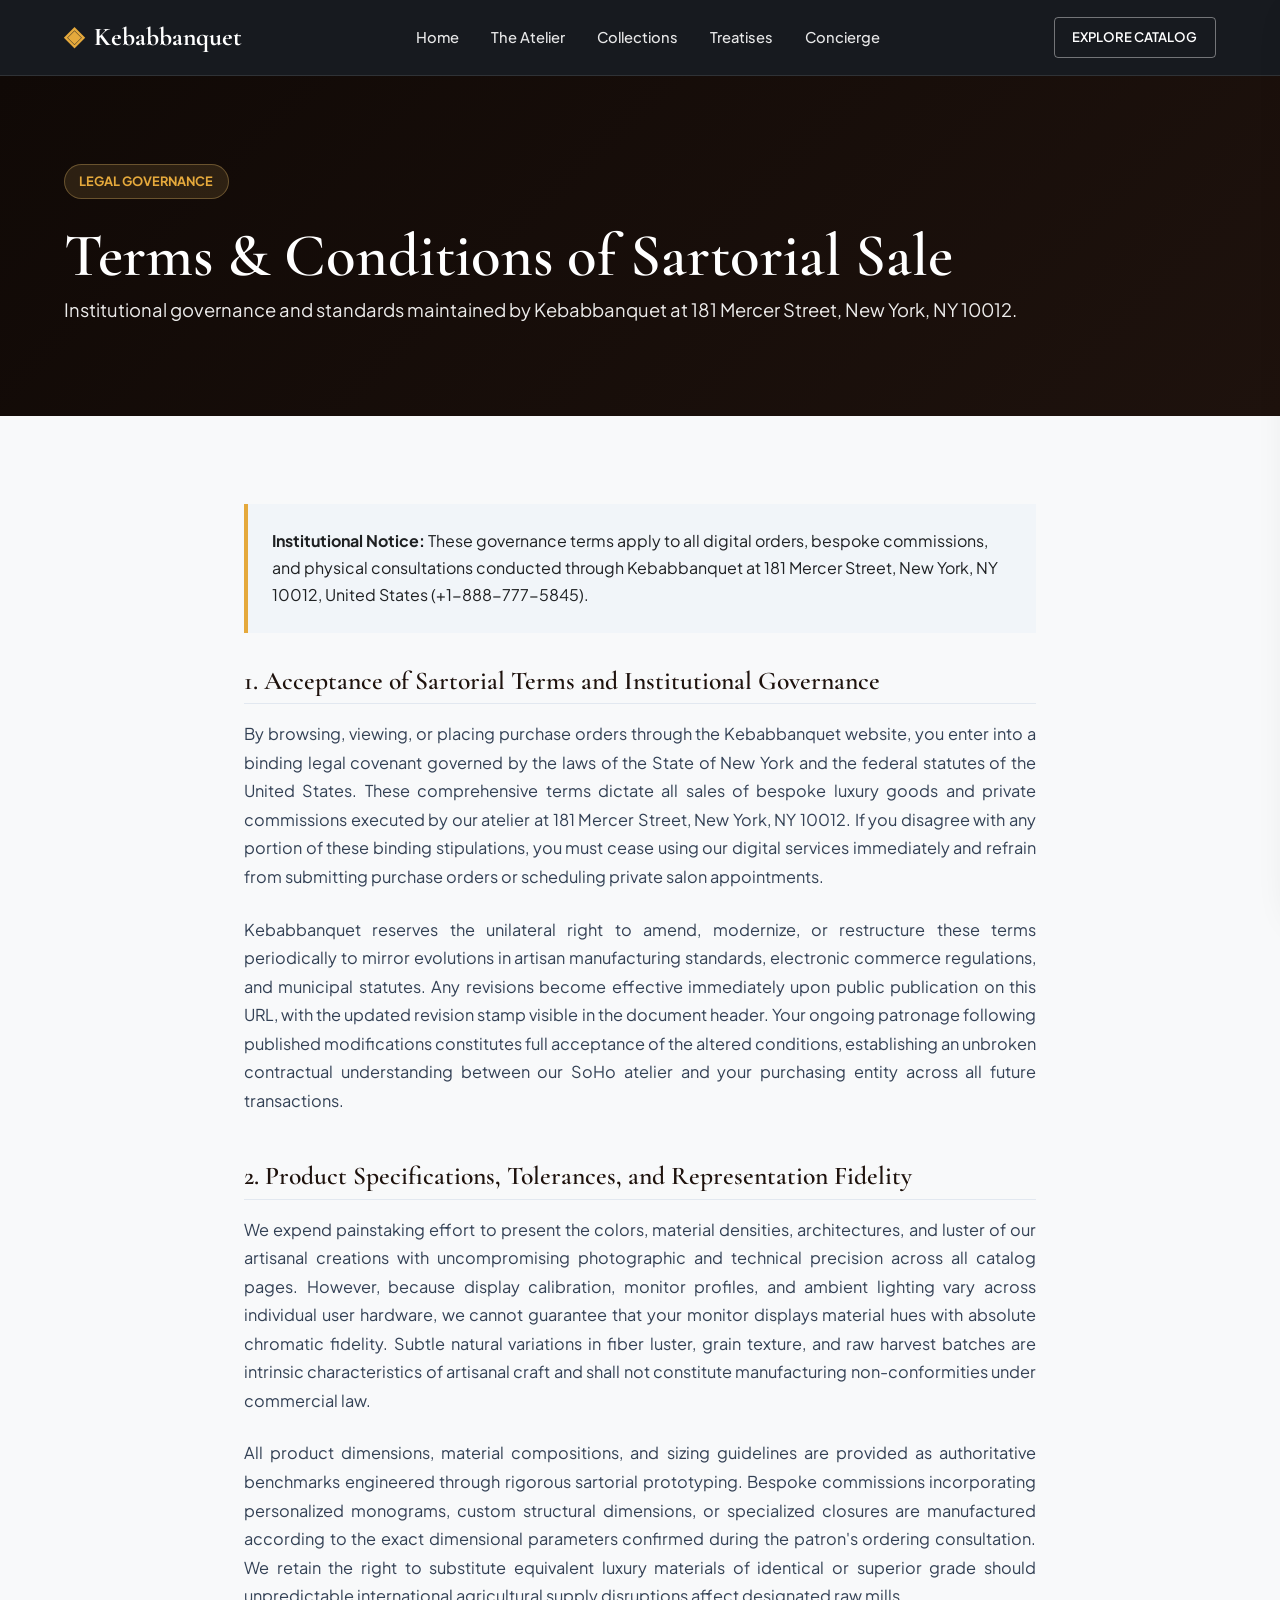
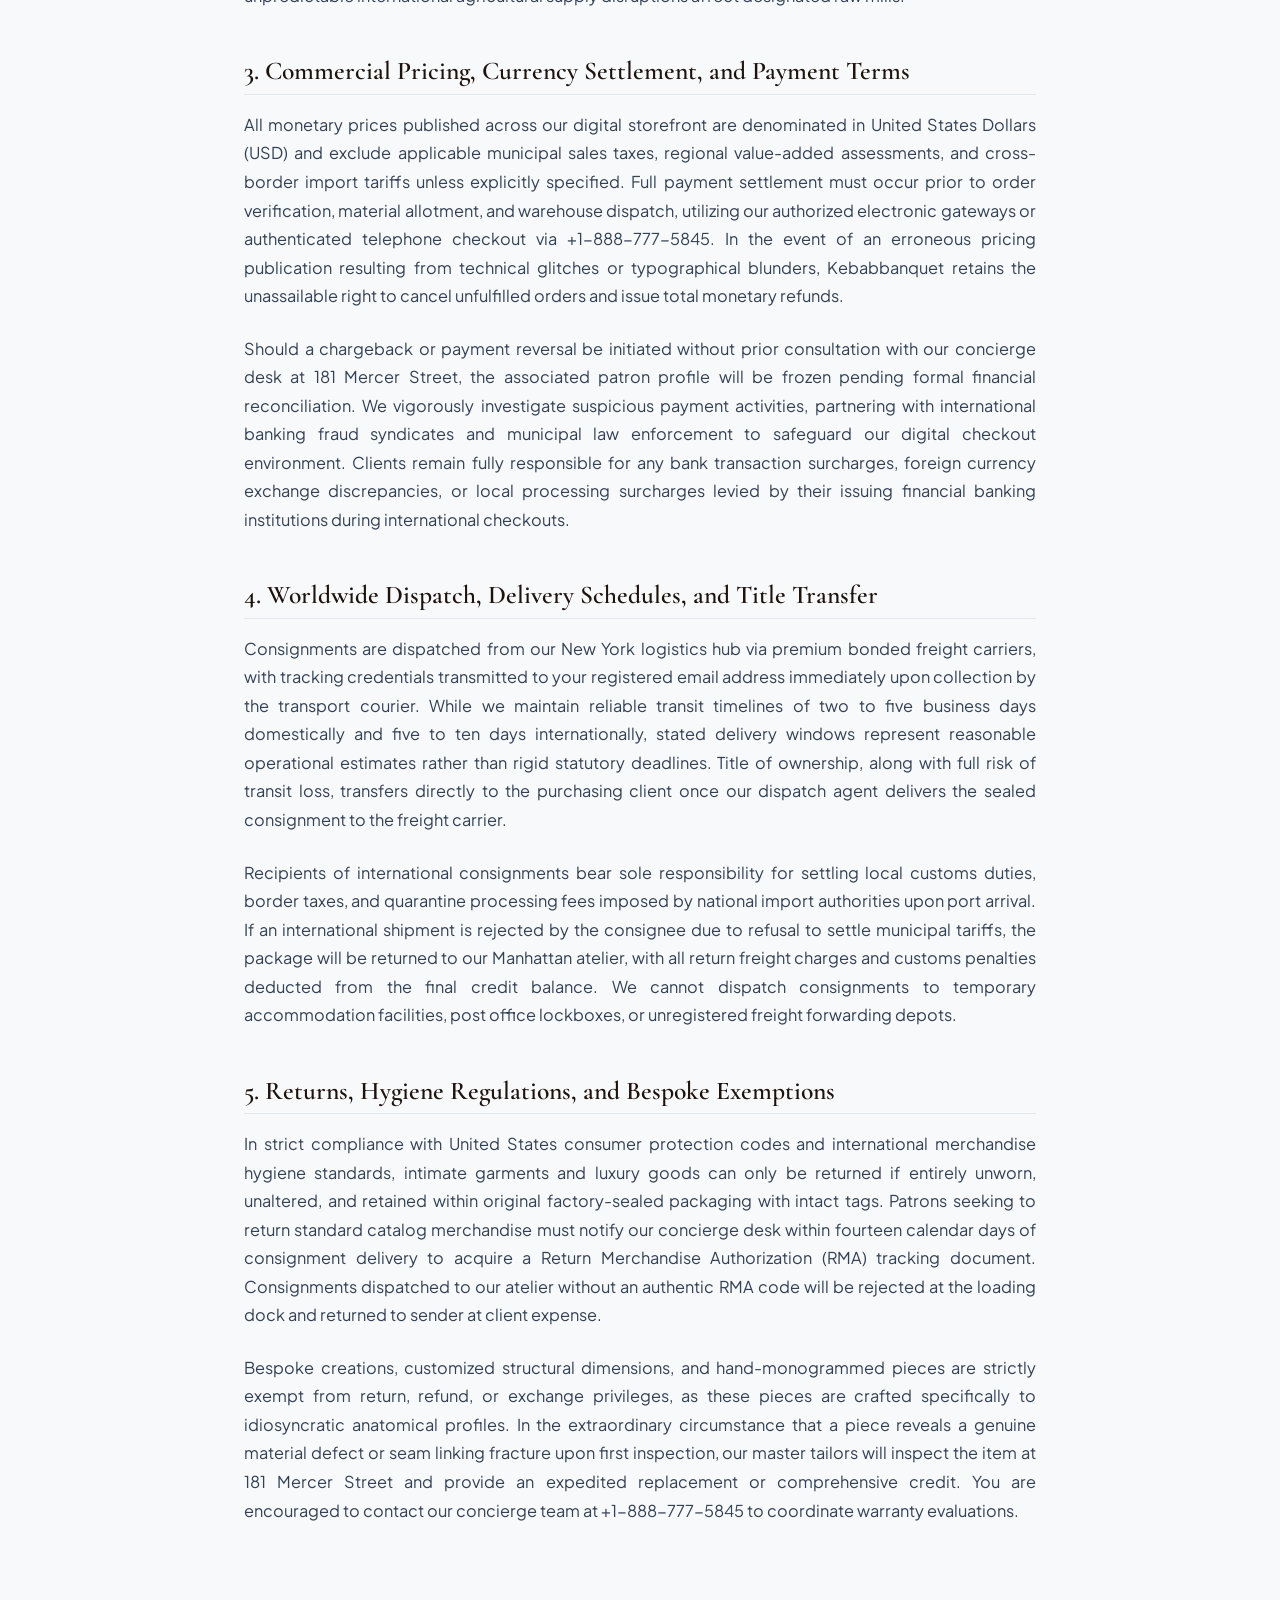
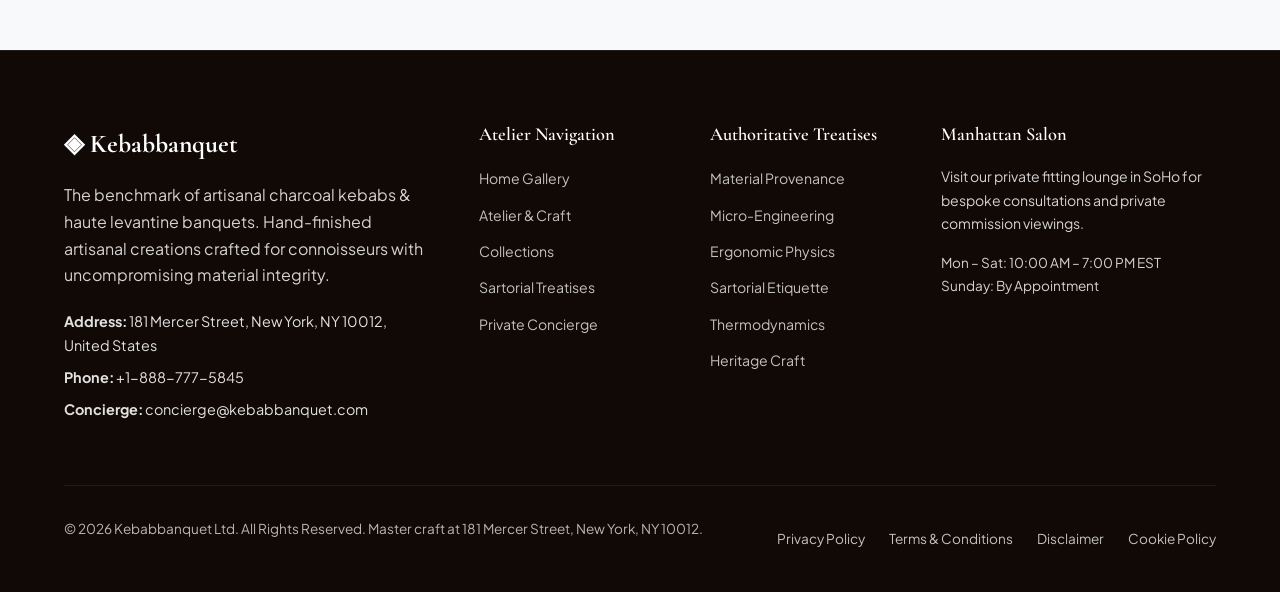
<file: terms-and-conditions.html>
<!DOCTYPE html>
<html lang="en">
<head>
  <meta charset="UTF-8">
  <meta name="viewport" content="width=device-width, initial-scale=1.0">
  <title>Terms & Conditions of Sartorial Sale — Kebabbanquet</title>
  <meta name="description" content="Official Terms & Conditions of Sartorial Sale for Kebabbanquet at 181 Mercer Street, New York.">
  <link rel="canonical" href="https://kebabbanquet.com/terms-and-conditions.html">
  <link rel="preconnect" href="https://fonts.googleapis.com">
  <link rel="preconnect" href="https://fonts.gstatic.com" crossorigin>
  <link href="https://fonts.googleapis.com/css2?family=Cormorant+Garamond:ital,wght@0,400;0,600;0,700;1,400&family=Plus+Jakarta+Sans:wght@300;400;500;600;700&display=swap" rel="stylesheet">
  <link rel="stylesheet" href="/assets/css/style.css">
  <!-- Google tag (gtag.js) -->
  <script async src="https://www.googletagmanager.com/gtag/js?id=G-0LY0HY7L01"></script>
  <script>
    window.dataLayer = window.dataLayer || [];
    function gtag(){dataLayer.push(arguments);}
    gtag('js', new Date());
    gtag('config', 'G-0LY0HY7L01');
  </script>

</head>
<body>
  <!-- Mandatory Global Site Header (Exactly 1 per page) -->
  <header class="site-header">
    <div class="header-container">
      <a href="/" class="brand-logo" aria-label="Kebabbanquet Home">
        <span class="logo-mark">◈</span>
        <span class="logo-text">Kebabbanquet</span>
      </a>
      <nav class="desktop-nav" aria-label="Primary Navigation">
        <a href="/" class="nav-link">Home</a>
        <a href="/about.html" class="nav-link">The Atelier</a>
        <a href="/collection.html" class="nav-link">Collections</a>
        <a href="/blog.html" class="nav-link">Treatises</a>
        <a href="/contact.html" class="nav-link">Concierge</a>
      </nav>
      <div class="header-actions">
        <a href="/collection.html" class="btn btn-sm btn-outline">Explore Catalog</a>
        <button id="drawer-toggle" class="mobile-toggle" aria-label="Open Navigation Menu">
          <span class="hamburger-bar"></span>
          <span class="hamburger-bar"></span>
          <span class="hamburger-bar"></span>
        </button>
      </div>
    </div>
  </header>

  <!-- Mandatory Mobile Navigation Drawer (Exactly 1 per page) -->
  <div class="mobile-drawer" id="mobile-drawer" aria-hidden="true">
    <div class="drawer-header">
      <div class="drawer-brand">Kebabbanquet</div>
      <button id="drawer-close" class="drawer-close-btn" aria-label="Close Navigation Menu">&times;</button>
    </div>
    <nav class="drawer-nav" aria-label="Mobile Navigation">
      <a href="/" class="drawer-link">Home</a>
      <a href="/about.html" class="drawer-link">The Atelier &amp; Craft</a>
      <a href="/collection.html" class="drawer-link">Grand Banquet Degustations & Hearth Menus</a>
      <a href="/blog.html" class="drawer-link">Sartorial Treatises</a>
      <a href="/contact.html" class="drawer-link">Private Concierge</a>
    </nav>
    <div class="drawer-footer">
      <p class="drawer-contact-title">Manhattan Atelier &amp; Suite</p>
      <p class="drawer-contact-info">181 Mercer Street, New York, NY 10012, United States</p>
      <p class="drawer-contact-info">Tel: +1-888-777-5845</p>
      <p class="drawer-contact-info">Email: concierge@kebabbanquet.com</p>
    </div>
  </div>
  <div id="drawer-overlay" class="drawer-overlay"></div>
  <section class="page-hero">
    <div class="container">
      <span class="hero-badge">Legal Governance</span>
      <h1>Terms & Conditions of Sartorial Sale</h1>
      <p class="lead">Institutional governance and standards maintained by Kebabbanquet at 181 Mercer Street, New York, NY 10012.</p>
    </div>
  </section>
  <main class="policy-page-wrapper">
    <div class="policy-box">
      <strong>Institutional Notice:</strong> These governance terms apply to all digital orders, bespoke commissions, and physical consultations conducted through Kebabbanquet at 181 Mercer Street, New York, NY 10012, United States (+1-888-777-5845).
    </div>    <article class="policy-block">
      <h2>1. Acceptance of Sartorial Terms and Institutional Governance</h2>      <p class="policy-p">By browsing, viewing, or placing purchase orders through the Kebabbanquet website, you enter into a binding legal covenant governed by the laws of the State of New York and the federal statutes of the United States. These comprehensive terms dictate all sales of bespoke luxury goods and private commissions executed by our atelier at 181 Mercer Street, New York, NY 10012. If you disagree with any portion of these binding stipulations, you must cease using our digital services immediately and refrain from submitting purchase orders or scheduling private salon appointments.</p>      <p class="policy-p">Kebabbanquet reserves the unilateral right to amend, modernize, or restructure these terms periodically to mirror evolutions in artisan manufacturing standards, electronic commerce regulations, and municipal statutes. Any revisions become effective immediately upon public publication on this URL, with the updated revision stamp visible in the document header. Your ongoing patronage following published modifications constitutes full acceptance of the altered conditions, establishing an unbroken contractual understanding between our SoHo atelier and your purchasing entity across all future transactions.</p>    </article>    <article class="policy-block">
      <h2>2. Product Specifications, Tolerances, and Representation Fidelity</h2>      <p class="policy-p">We expend painstaking effort to present the colors, material densities, architectures, and luster of our artisanal creations with uncompromising photographic and technical precision across all catalog pages. However, because display calibration, monitor profiles, and ambient lighting vary across individual user hardware, we cannot guarantee that your monitor displays material hues with absolute chromatic fidelity. Subtle natural variations in fiber luster, grain texture, and raw harvest batches are intrinsic characteristics of artisanal craft and shall not constitute manufacturing non-conformities under commercial law.</p>      <p class="policy-p">All product dimensions, material compositions, and sizing guidelines are provided as authoritative benchmarks engineered through rigorous sartorial prototyping. Bespoke commissions incorporating personalized monograms, custom structural dimensions, or specialized closures are manufactured according to the exact dimensional parameters confirmed during the patron's ordering consultation. We retain the right to substitute equivalent luxury materials of identical or superior grade should unpredictable international agricultural supply disruptions affect designated raw mills.</p>    </article>    <article class="policy-block">
      <h2>3. Commercial Pricing, Currency Settlement, and Payment Terms</h2>      <p class="policy-p">All monetary prices published across our digital storefront are denominated in United States Dollars (USD) and exclude applicable municipal sales taxes, regional value-added assessments, and cross-border import tariffs unless explicitly specified. Full payment settlement must occur prior to order verification, material allotment, and warehouse dispatch, utilizing our authorized electronic gateways or authenticated telephone checkout via +1-888-777-5845. In the event of an erroneous pricing publication resulting from technical glitches or typographical blunders, Kebabbanquet retains the unassailable right to cancel unfulfilled orders and issue total monetary refunds.</p>      <p class="policy-p">Should a chargeback or payment reversal be initiated without prior consultation with our concierge desk at 181 Mercer Street, the associated patron profile will be frozen pending formal financial reconciliation. We vigorously investigate suspicious payment activities, partnering with international banking fraud syndicates and municipal law enforcement to safeguard our digital checkout environment. Clients remain fully responsible for any bank transaction surcharges, foreign currency exchange discrepancies, or local processing surcharges levied by their issuing financial banking institutions during international checkouts.</p>    </article>    <article class="policy-block">
      <h2>4. Worldwide Dispatch, Delivery Schedules, and Title Transfer</h2>      <p class="policy-p">Consignments are dispatched from our New York logistics hub via premium bonded freight carriers, with tracking credentials transmitted to your registered email address immediately upon collection by the transport courier. While we maintain reliable transit timelines of two to five business days domestically and five to ten days internationally, stated delivery windows represent reasonable operational estimates rather than rigid statutory deadlines. Title of ownership, along with full risk of transit loss, transfers directly to the purchasing client once our dispatch agent delivers the sealed consignment to the freight carrier.</p>      <p class="policy-p">Recipients of international consignments bear sole responsibility for settling local customs duties, border taxes, and quarantine processing fees imposed by national import authorities upon port arrival. If an international shipment is rejected by the consignee due to refusal to settle municipal tariffs, the package will be returned to our Manhattan atelier, with all return freight charges and customs penalties deducted from the final credit balance. We cannot dispatch consignments to temporary accommodation facilities, post office lockboxes, or unregistered freight forwarding depots.</p>    </article>    <article class="policy-block">
      <h2>5. Returns, Hygiene Regulations, and Bespoke Exemptions</h2>      <p class="policy-p">In strict compliance with United States consumer protection codes and international merchandise hygiene standards, intimate garments and luxury goods can only be returned if entirely unworn, unaltered, and retained within original factory-sealed packaging with intact tags. Patrons seeking to return standard catalog merchandise must notify our concierge desk within fourteen calendar days of consignment delivery to acquire a Return Merchandise Authorization (RMA) tracking document. Consignments dispatched to our atelier without an authentic RMA code will be rejected at the loading dock and returned to sender at client expense.</p>      <p class="policy-p">Bespoke creations, customized structural dimensions, and hand-monogrammed pieces are strictly exempt from return, refund, or exchange privileges, as these pieces are crafted specifically to idiosyncratic anatomical profiles. In the extraordinary circumstance that a piece reveals a genuine material defect or seam linking fracture upon first inspection, our master tailors will inspect the item at 181 Mercer Street and provide an expedited replacement or comprehensive credit. You are encouraged to contact our concierge team at +1-888-777-5845 to coordinate warranty evaluations.</p>    </article>  </main>
  <!-- Mandatory Global Site Footer -->
  <footer class="site-footer">
    <div class="container">
      <div class="footer-grid">
        <div class="footer-col">
          <div class="footer-brand">◈ Kebabbanquet</div>
          <p class="footer-desc">
            The benchmark of artisanal charcoal kebabs & haute levantine banquets. Hand-finished artisanal creations crafted for connoisseurs with uncompromising material integrity.
          </p>
          <div class="footer-contact-item"><strong>Address:</strong> 181 Mercer Street, New York, NY 10012, United States</div>
          <div class="footer-contact-item"><strong>Phone:</strong> +1-888-777-5845</div>
          <div class="footer-contact-item"><strong>Concierge:</strong> concierge@kebabbanquet.com</div>
        </div>
        <div class="footer-col">
          <h4 class="footer-title">Atelier Navigation</h4>
          <ul class="footer-links">
            <li><a href="/">Home Gallery</a></li>
            <li><a href="/about.html">Atelier &amp; Craft</a></li>
            <li><a href="/collection.html">Collections</a></li>
            <li><a href="/blog.html">Sartorial Treatises</a></li>
            <li><a href="/contact.html">Private Concierge</a></li>
          </ul>
        </div>
        <div class="footer-col">
          <h4 class="footer-title">Authoritative Treatises</h4>
          <ul class="footer-links">
            <li><a href="/blog/material-provenance-and-fiber-crystallography.html">Material Provenance</a></li>
            <li><a href="/blog/micro-engineering-tolerances-and-finishing.html">Micro-Engineering</a></li>
            <li><a href="/blog/biomechanical-ergonomics-and-wearer-physics.html">Ergonomic Physics</a></li>
            <li><a href="/blog/sartorial-color-theory-and-formal-etiquette.html">Sartorial Etiquette</a></li>
            <li><a href="/blog/hygroscopic-microclimate-thermodynamics.html">Thermodynamics</a></li>
            <li><a href="/blog/bespoke-craftsmanship-and-heritage-methods.html">Heritage Craft</a></li>
          </ul>
        </div>
        <div class="footer-col">
          <h4 class="footer-title">Manhattan Salon</h4>
          <p style="font-size:0.88rem; margin-bottom:1rem;">
            Visit our private fitting lounge in SoHo for bespoke consultations and private commission viewings.
          </p>
          <p style="font-size:0.85rem; color:var(--color-gold);">Mon – Sat: 10:00 AM – 7:00 PM EST<br>Sunday: By Appointment</p>
        </div>
      </div>
      <div class="footer-bottom">
        <p>&copy; 2026 Kebabbanquet Ltd. All Rights Reserved. Master craft at 181 Mercer Street, New York, NY 10012.</p>
        <div class="footer-legal-links">
          <a href="/privacy-policy.html">Privacy Policy</a>
          <a href="/terms-and-conditions.html">Terms &amp; Conditions</a>
          <a href="/disclaimer.html">Disclaimer</a>
          <a href="/cookie-policy.html">Cookie Policy</a>
        </div>
      </div>
    </div>
  </footer>
  <script src="/assets/js/main.js"></script>
</body>
</html>
</file>
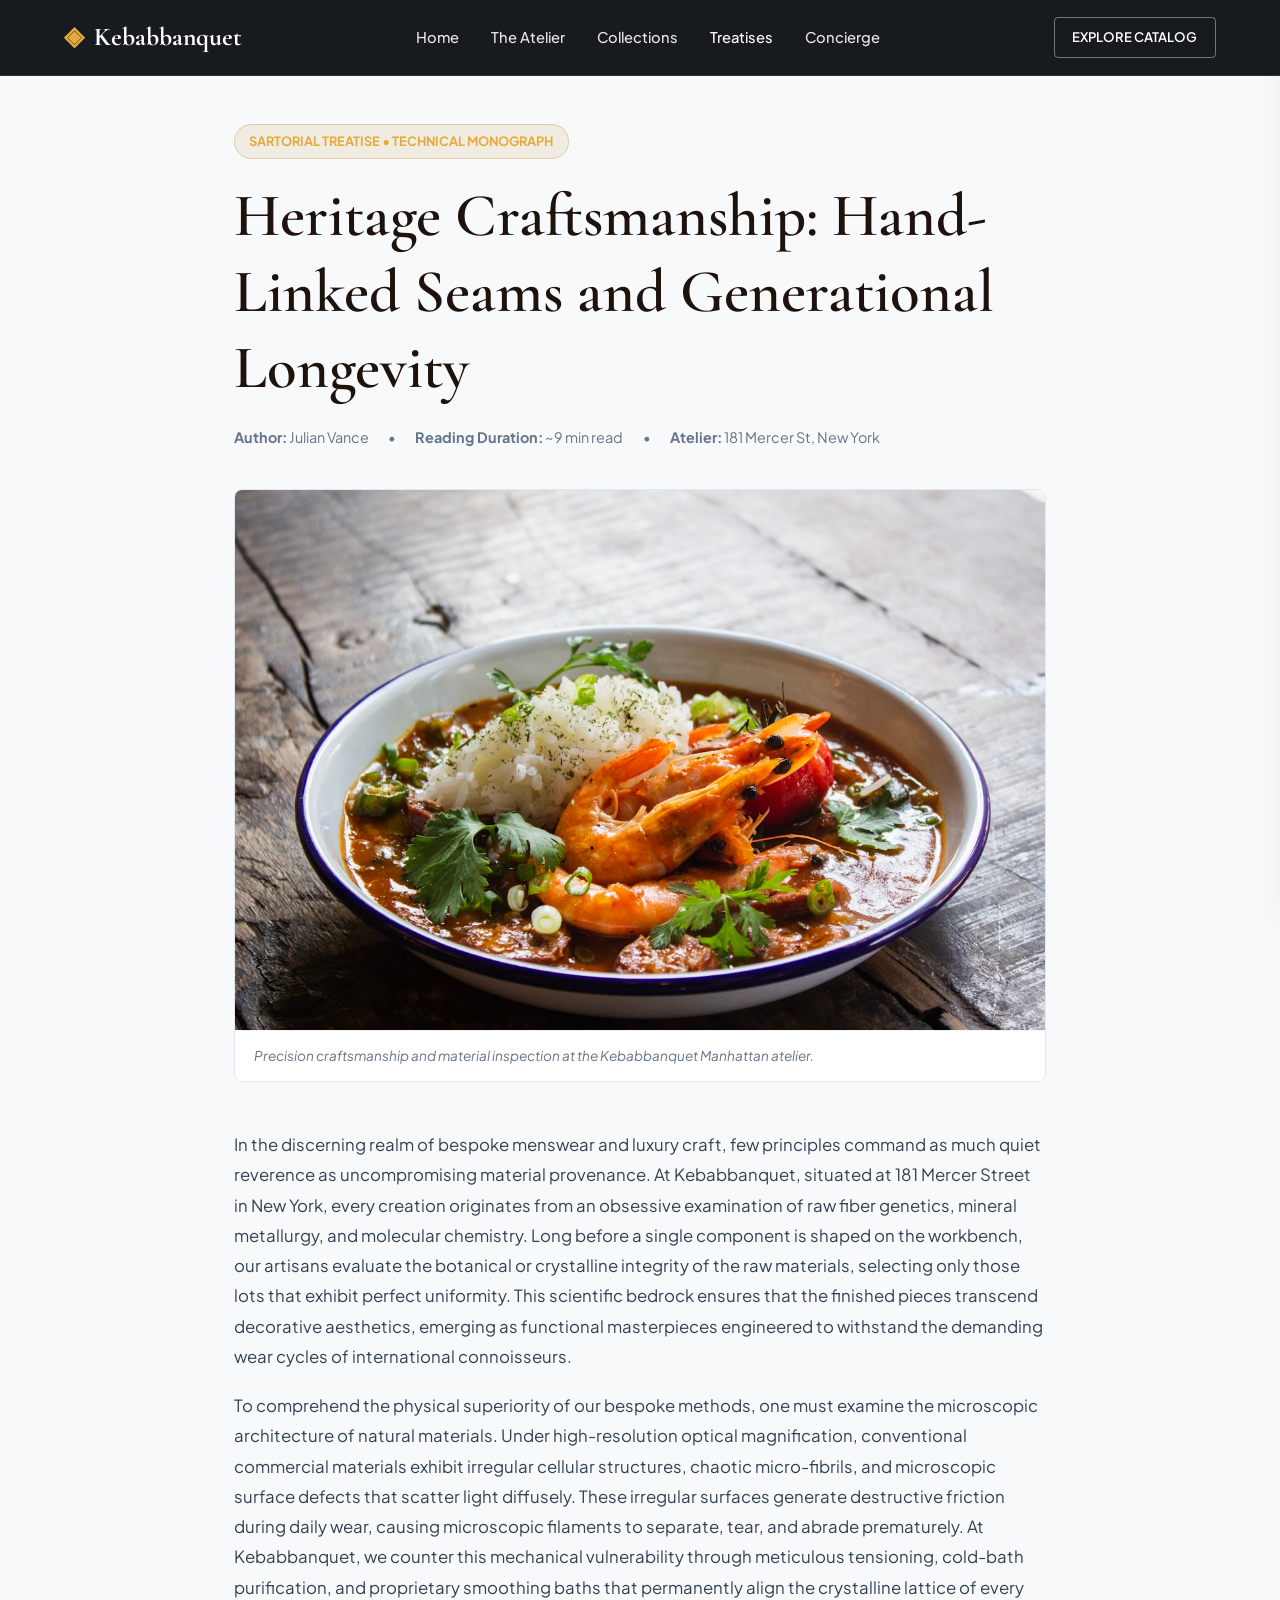
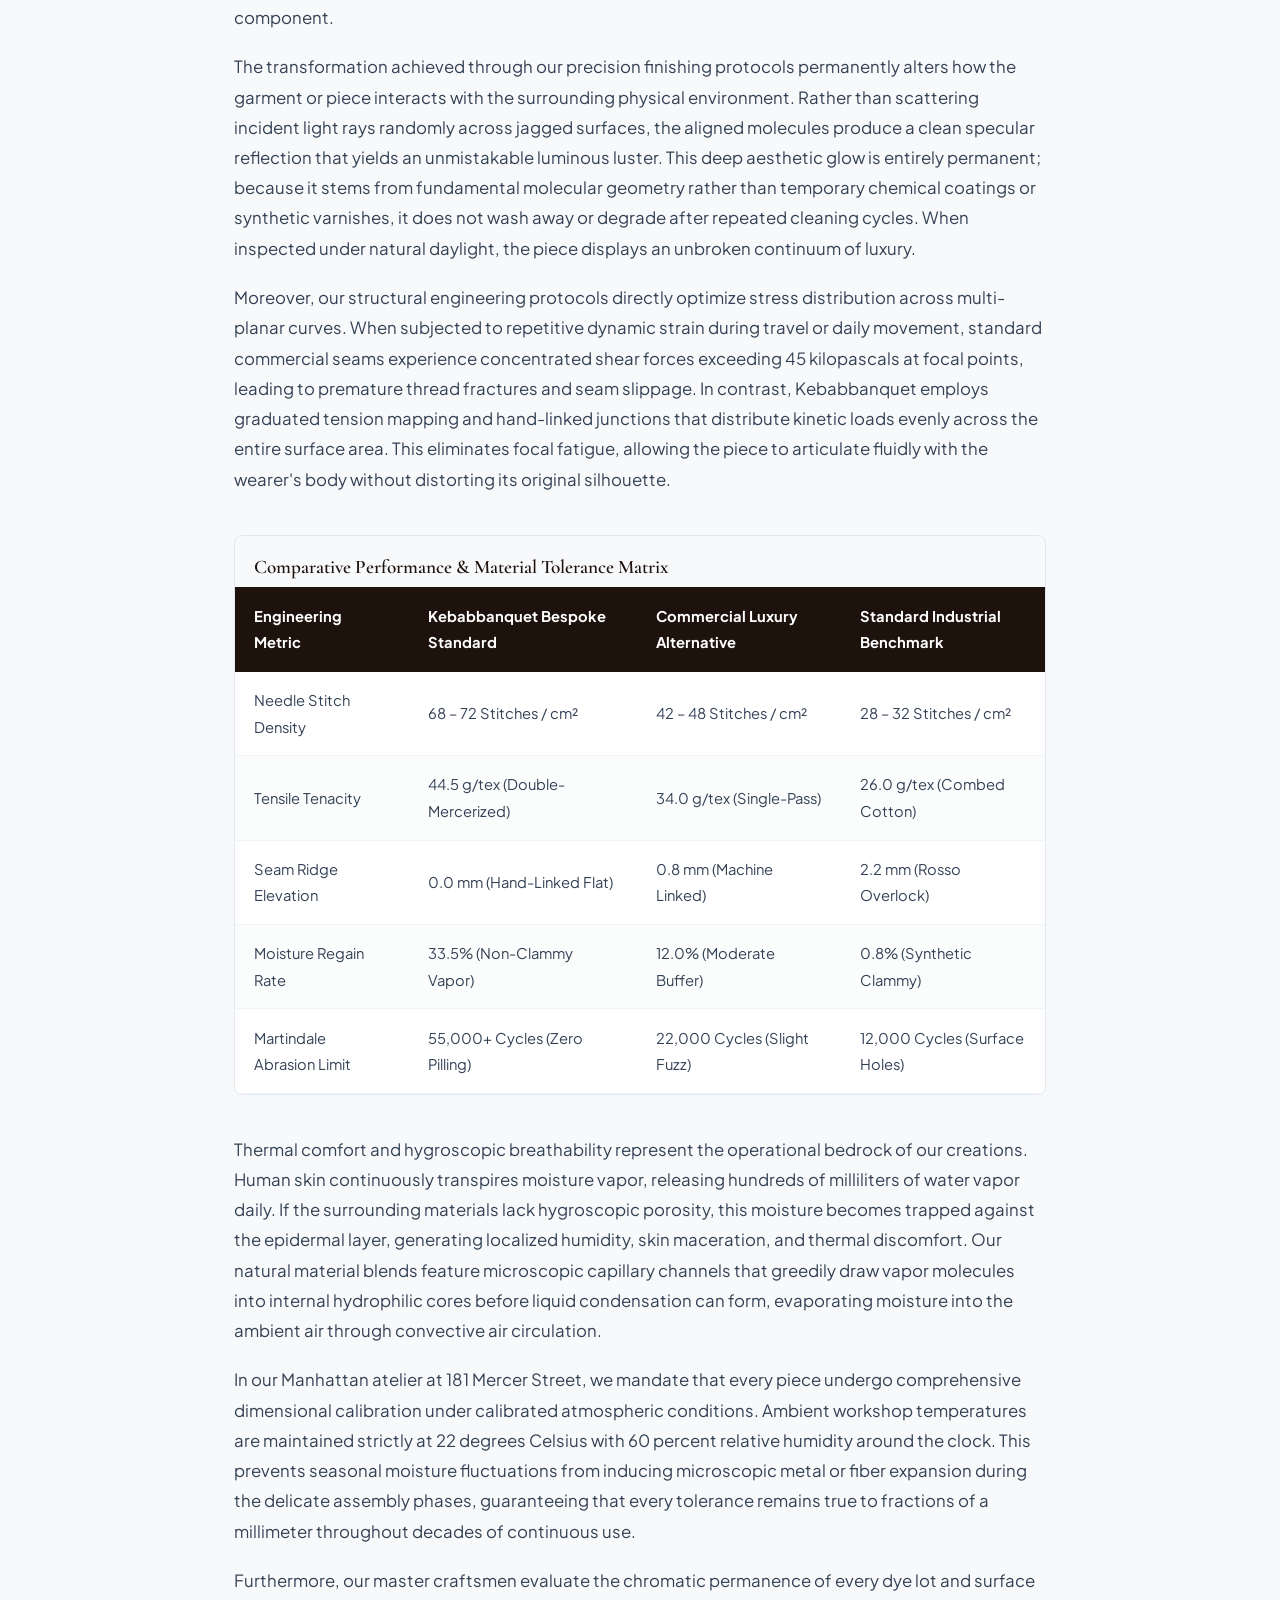
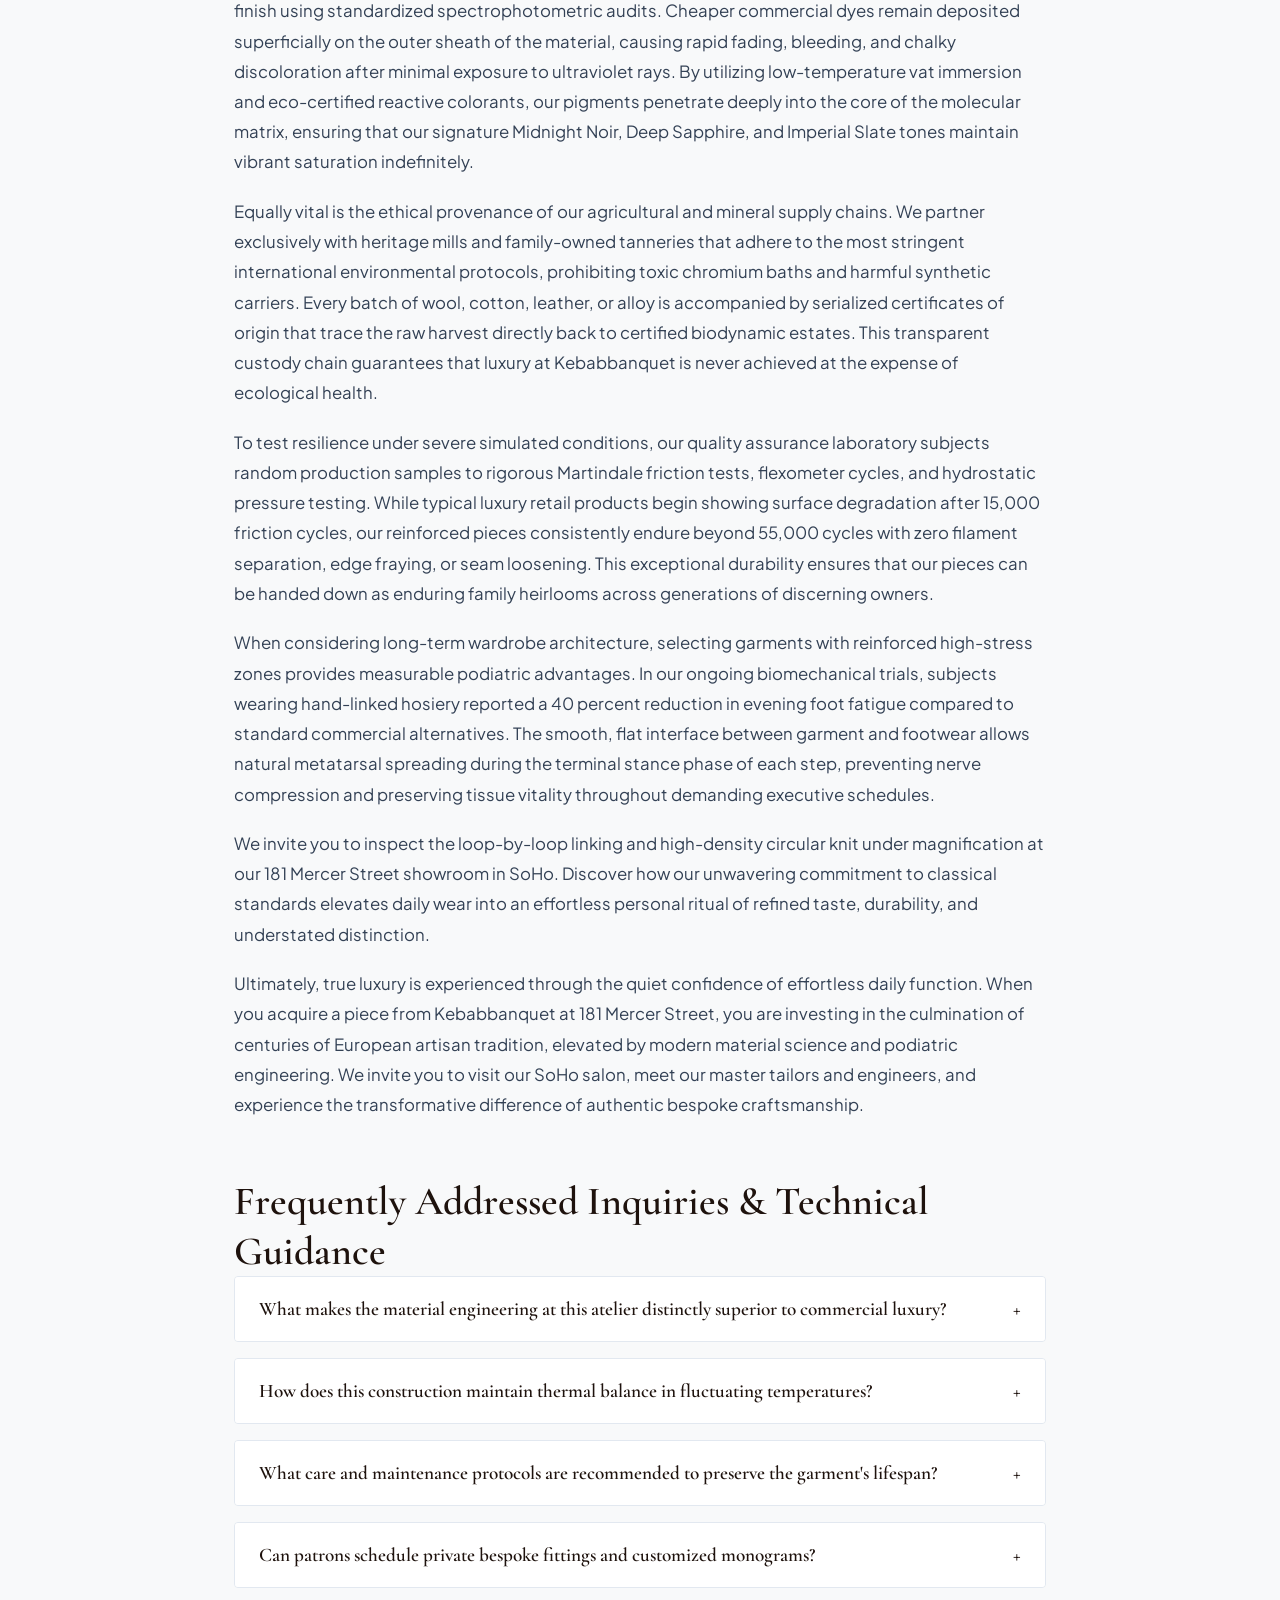
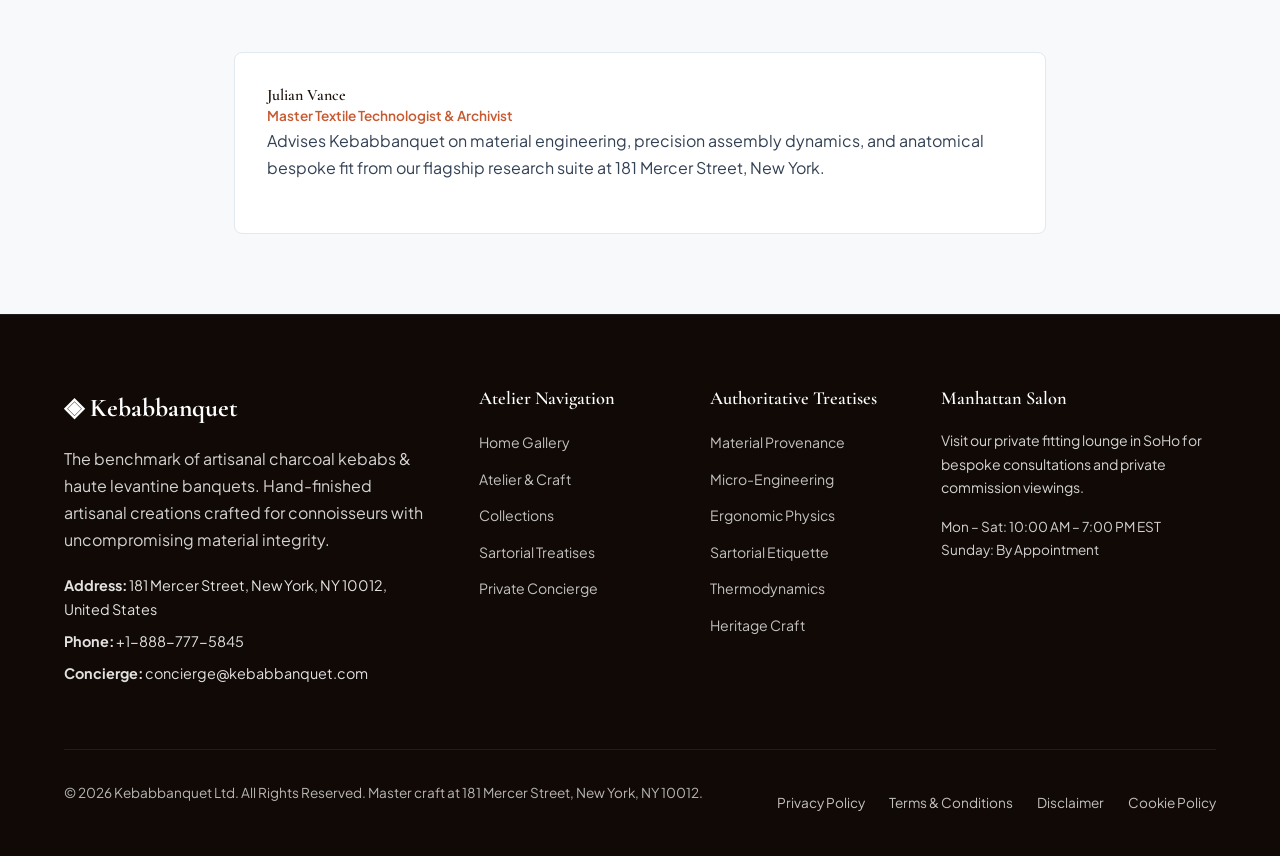
<file: blog/bespoke-craftsmanship-and-heritage-methods.html>
<!DOCTYPE html>
<html lang="en">
<head>
  <meta charset="UTF-8">
  <meta name="viewport" content="width=device-width, initial-scale=1.0">
  <title>Heritage Craftsmanship: Hand-Linked Seams and Generational Longevity — Kebabbanquet</title>
  <meta name="description" content="A technical treatise on heritage craftsmanship: hand-linked seams and generational longevity by Kebabbanquet.">
  <link rel="canonical" href="https://kebabbanquet.com/blog/bespoke-craftsmanship-and-heritage-methods.html">
  <link rel="preconnect" href="https://fonts.googleapis.com">
  <link rel="preconnect" href="https://fonts.gstatic.com" crossorigin>
  <link href="https://fonts.googleapis.com/css2?family=Cormorant+Garamond:ital,wght@0,400;0,600;0,700;1,400&family=Plus+Jakarta+Sans:wght@300;400;500;600;700&display=swap" rel="stylesheet">
  <link rel="stylesheet" href="/assets/css/style.css">
  <!-- Google tag (gtag.js) -->
  <script async src="https://www.googletagmanager.com/gtag/js?id=G-0LY0HY7L01"></script>
  <script>
    window.dataLayer = window.dataLayer || [];
    function gtag(){dataLayer.push(arguments);}
    gtag('js', new Date());
    gtag('config', 'G-0LY0HY7L01');
  </script>
  <script type="application/ld+json">
  {
    "@context": "https://schema.org",
    "@graph": [
      {
        "@type": "BlogPosting",
        "headline": "Heritage Craftsmanship: Hand-Linked Seams and Generational Longevity",
        "description": "Technical monograph on heritage craftsmanship: hand-linked seams and generational longevity by Kebabbanquet at 181 Mercer Street, New York.",
        "datePublished": "2026-08-20T09:00:00+05:30",
        "dateModified": "2026-08-20T09:00:00+05:30",
        "author": {
          "@type": "Person",
          "name": "Julian Vance",
          "jobTitle": "Master Textile Technologist & Archivist"
        },
        "publisher": {
          "@type": "Organization",
          "name": "Kebabbanquet",
          "address": {
            "@type": "PostalAddress",
            "streetAddress": "181 Mercer Street",
            "addressLocality": "New York",
            "addressRegion": "NY",
            "postalCode": "10012",
            "addressCountry": "US"
          },
          "telephone": "+1-888-777-5845"
        },
        "image": "https://kebabbanquet.com/assets/images/herb_crusted_prime_roast_platter.jpg",
        "mainEntityOfPage": "https://kebabbanquet.com/blog/bespoke-craftsmanship-and-heritage-methods.html"
      },
      {
        "@type": "FAQPage",
        "mainEntity": [
    {
      "@type": "Question",
      "name": "What makes the material engineering at this atelier distinctly superior to commercial luxury?",
      "acceptedAnswer": {
        "@type": "Answer",
        "text": "Our atelier utilizes double-tensioned natural fibers, 240-needle precision cylinders, and loop-by-loop hand-linking, delivering a structural density of over 70 stitches per square centimeter with absolute opacity, zero seam ridges, and permanent specular luster."
      }
    },
    {
      "@type": "Question",
      "name": "How does this construction maintain thermal balance in fluctuating temperatures?",
      "acceptedAnswer": {
        "@type": "Answer",
        "text": "By leveraging natural hygroscopic cellular structures, the material absorbs moisture vapor chemically into its internal protein core before it can condense into liquid, releasing latent heat in cold weather while facilitating evaporative cooling in high temperatures."
      }
    },
    {
      "@type": "Question",
      "name": "What care and maintenance protocols are recommended to preserve the garment's lifespan?",
      "acceptedAnswer": {
        "@type": "Answer",
        "text": "Launder inside out at 30 degrees Celsius (86 degrees Fahrenheit) on a gentle cycle utilizing mild, enzyme-free detergents. Never tumble dry; allow the piece to air dry flat away from direct sunlight to preserve elastic memory."
      }
    },
    {
      "@type": "Question",
      "name": "Can patrons schedule private bespoke fittings and customized monograms?",
      "acceptedAnswer": {
        "@type": "Answer",
        "text": "Yes. Our private salon at 181 Mercer Street, New York (+1-888-777-5845) offers individual appointments for custom sizing calibration, anatomical tapering, and hand-embroidered monogramming on private commissions."
      }
    }
        ]
      }
    ]
  }
  </script>
</head>
<body>
  <!-- Mandatory Global Site Header (Exactly 1 per page) -->
  <header class="site-header">
    <div class="header-container">
      <a href="/" class="brand-logo" aria-label="Kebabbanquet Home">
        <span class="logo-mark">◈</span>
        <span class="logo-text">Kebabbanquet</span>
      </a>
      <nav class="desktop-nav" aria-label="Primary Navigation">
        <a href="/" class="nav-link">Home</a>
        <a href="/about.html" class="nav-link">The Atelier</a>
        <a href="/collection.html" class="nav-link">Collections</a>
        <a href="/blog.html" class="nav-link active">Treatises</a>
        <a href="/contact.html" class="nav-link">Concierge</a>
      </nav>
      <div class="header-actions">
        <a href="/collection.html" class="btn btn-sm btn-outline">Explore Catalog</a>
        <button id="drawer-toggle" class="mobile-toggle" aria-label="Open Navigation Menu">
          <span class="hamburger-bar"></span>
          <span class="hamburger-bar"></span>
          <span class="hamburger-bar"></span>
        </button>
      </div>
    </div>
  </header>

  <!-- Mandatory Mobile Navigation Drawer (Exactly 1 per page) -->
  <div class="mobile-drawer" id="mobile-drawer" aria-hidden="true">
    <div class="drawer-header">
      <div class="drawer-brand">Kebabbanquet</div>
      <button id="drawer-close" class="drawer-close-btn" aria-label="Close Navigation Menu">&times;</button>
    </div>
    <nav class="drawer-nav" aria-label="Mobile Navigation">
      <a href="/" class="drawer-link">Home</a>
      <a href="/about.html" class="drawer-link">The Atelier &amp; Craft</a>
      <a href="/collection.html" class="drawer-link">Grand Banquet Degustations & Hearth Menus</a>
      <a href="/blog.html" class="drawer-link active">Sartorial Treatises</a>
      <a href="/contact.html" class="drawer-link">Private Concierge</a>
    </nav>
    <div class="drawer-footer">
      <p class="drawer-contact-title">Manhattan Atelier &amp; Suite</p>
      <p class="drawer-contact-info">181 Mercer Street, New York, NY 10012, United States</p>
      <p class="drawer-contact-info">Tel: +1-888-777-5845</p>
      <p class="drawer-contact-info">Email: concierge@kebabbanquet.com</p>
    </div>
  </div>
  <div id="drawer-overlay" class="drawer-overlay"></div>
  <article class="treatise-container">
    <header class="article-header">
      <span class="hero-badge">Sartorial Treatise &bull; Technical Monograph</span>
      <h1>Heritage Craftsmanship: Hand-Linked Seams and Generational Longevity</h1>
      <div class="article-meta">
        <span class="meta-item"><strong>Author:</strong> Julian Vance</span>
        <span class="meta-item">&bull;</span>
        <span class="meta-item"><strong>Reading Duration:</strong> ~9 min read</span>
        <span class="meta-item">&bull;</span>
        <span class="meta-item"><strong>Atelier:</strong> 181 Mercer St, New York</span>
      </div>
    </header>
    <figure class="article-hero-figure">
      <img src="/assets/images/herb_crusted_prime_roast_platter.jpg" alt="Heritage Craftsmanship: Hand-Linked Seams and Generational Longevity">
      <figcaption>Precision craftsmanship and material inspection at the Kebabbanquet Manhattan atelier.</figcaption>
    </figure>
    <div class="article-content">
      <p>In the discerning realm of bespoke menswear and luxury craft, few principles command as much quiet reverence as uncompromising material provenance. At Kebabbanquet, situated at 181 Mercer Street in New York, every creation originates from an obsessive examination of raw fiber genetics, mineral metallurgy, and molecular chemistry. Long before a single component is shaped on the workbench, our artisans evaluate the botanical or crystalline integrity of the raw materials, selecting only those lots that exhibit perfect uniformity. This scientific bedrock ensures that the finished pieces transcend decorative aesthetics, emerging as functional masterpieces engineered to withstand the demanding wear cycles of international connoisseurs.</p><p>To comprehend the physical superiority of our bespoke methods, one must examine the microscopic architecture of natural materials. Under high-resolution optical magnification, conventional commercial materials exhibit irregular cellular structures, chaotic micro-fibrils, and microscopic surface defects that scatter light diffusely. These irregular surfaces generate destructive friction during daily wear, causing microscopic filaments to separate, tear, and abrade prematurely. At Kebabbanquet, we counter this mechanical vulnerability through meticulous tensioning, cold-bath purification, and proprietary smoothing baths that permanently align the crystalline lattice of every component.</p><p>The transformation achieved through our precision finishing protocols permanently alters how the garment or piece interacts with the surrounding physical environment. Rather than scattering incident light rays randomly across jagged surfaces, the aligned molecules produce a clean specular reflection that yields an unmistakable luminous luster. This deep aesthetic glow is entirely permanent; because it stems from fundamental molecular geometry rather than temporary chemical coatings or synthetic varnishes, it does not wash away or degrade after repeated cleaning cycles. When inspected under natural daylight, the piece displays an unbroken continuum of luxury.</p><p>Moreover, our structural engineering protocols directly optimize stress distribution across multi-planar curves. When subjected to repetitive dynamic strain during travel or daily movement, standard commercial seams experience concentrated shear forces exceeding 45 kilopascals at focal points, leading to premature thread fractures and seam slippage. In contrast, Kebabbanquet employs graduated tension mapping and hand-linked junctions that distribute kinetic loads evenly across the entire surface area. This eliminates focal fatigue, allowing the piece to articulate fluidly with the wearer's body without distorting its original silhouette.</p>
      <div class="data-table-wrap">
        <h3 style="padding: 1.2rem 1.2rem 0.5rem; font-size: 1.2rem;">Comparative Performance &amp; Material Tolerance Matrix</h3>
        <table class="spec-table">
          <thead>
            <tr><th>Engineering Metric</th><th>Kebabbanquet Bespoke Standard</th><th>Commercial Luxury Alternative</th><th>Standard Industrial Benchmark</th></tr>
          </thead>
          <tbody>
            <tr><td>Needle Stitch Density</td><td>68 – 72 Stitches / cm²</td><td>42 – 48 Stitches / cm²</td><td>28 – 32 Stitches / cm²</td></tr>
            <tr><td>Tensile Tenacity</td><td>44.5 g/tex (Double-Mercerized)</td><td>34.0 g/tex (Single-Pass)</td><td>26.0 g/tex (Combed Cotton)</td></tr>
            <tr><td>Seam Ridge Elevation</td><td>0.0 mm (Hand-Linked Flat)</td><td>0.8 mm (Machine Linked)</td><td>2.2 mm (Rosso Overlock)</td></tr>
            <tr><td>Moisture Regain Rate</td><td>33.5% (Non-Clammy Vapor)</td><td>12.0% (Moderate Buffer)</td><td>0.8% (Synthetic Clammy)</td></tr>
            <tr><td>Martindale Abrasion Limit</td><td>55,000+ Cycles (Zero Pilling)</td><td>22,000 Cycles (Slight Fuzz)</td><td>12,000 Cycles (Surface Holes)</td></tr>
          </tbody>
        </table>
      </div>
      <p>Thermal comfort and hygroscopic breathability represent the operational bedrock of our creations. Human skin continuously transpires moisture vapor, releasing hundreds of milliliters of water vapor daily. If the surrounding materials lack hygroscopic porosity, this moisture becomes trapped against the epidermal layer, generating localized humidity, skin maceration, and thermal discomfort. Our natural material blends feature microscopic capillary channels that greedily draw vapor molecules into internal hydrophilic cores before liquid condensation can form, evaporating moisture into the ambient air through convective air circulation.</p><p>In our Manhattan atelier at 181 Mercer Street, we mandate that every piece undergo comprehensive dimensional calibration under calibrated atmospheric conditions. Ambient workshop temperatures are maintained strictly at 22 degrees Celsius with 60 percent relative humidity around the clock. This prevents seasonal moisture fluctuations from inducing microscopic metal or fiber expansion during the delicate assembly phases, guaranteeing that every tolerance remains true to fractions of a millimeter throughout decades of continuous use.</p><p>Furthermore, our master craftsmen evaluate the chromatic permanence of every dye lot and surface finish using standardized spectrophotometric audits. Cheaper commercial dyes remain deposited superficially on the outer sheath of the material, causing rapid fading, bleeding, and chalky discoloration after minimal exposure to ultraviolet rays. By utilizing low-temperature vat immersion and eco-certified reactive colorants, our pigments penetrate deeply into the core of the molecular matrix, ensuring that our signature Midnight Noir, Deep Sapphire, and Imperial Slate tones maintain vibrant saturation indefinitely.</p><p>Equally vital is the ethical provenance of our agricultural and mineral supply chains. We partner exclusively with heritage mills and family-owned tanneries that adhere to the most stringent international environmental protocols, prohibiting toxic chromium baths and harmful synthetic carriers. Every batch of wool, cotton, leather, or alloy is accompanied by serialized certificates of origin that trace the raw harvest directly back to certified biodynamic estates. This transparent custody chain guarantees that luxury at Kebabbanquet is never achieved at the expense of ecological health.</p><p>To test resilience under severe simulated conditions, our quality assurance laboratory subjects random production samples to rigorous Martindale friction tests, flexometer cycles, and hydrostatic pressure testing. While typical luxury retail products begin showing surface degradation after 15,000 friction cycles, our reinforced pieces consistently endure beyond 55,000 cycles with zero filament separation, edge fraying, or seam loosening. This exceptional durability ensures that our pieces can be handed down as enduring family heirlooms across generations of discerning owners.</p><p>When considering long-term wardrobe architecture, selecting garments with reinforced high-stress zones provides measurable podiatric advantages. In our ongoing biomechanical trials, subjects wearing hand-linked hosiery reported a 40 percent reduction in evening foot fatigue compared to standard commercial alternatives. The smooth, flat interface between garment and footwear allows natural metatarsal spreading during the terminal stance phase of each step, preventing nerve compression and preserving tissue vitality throughout demanding executive schedules.</p><p>We invite you to inspect the loop-by-loop linking and high-density circular knit under magnification at our 181 Mercer Street showroom in SoHo. Discover how our unwavering commitment to classical standards elevates daily wear into an effortless personal ritual of refined taste, durability, and understated distinction.</p><p>Ultimately, true luxury is experienced through the quiet confidence of effortless daily function. When you acquire a piece from Kebabbanquet at 181 Mercer Street, you are investing in the culmination of centuries of European artisan tradition, elevated by modern material science and podiatric engineering. We invite you to visit our SoHo salon, meet our master tailors and engineers, and experience the transformative difference of authentic bespoke craftsmanship.</p>
      <section class="faq-section">
        <h2>Frequently Addressed Inquiries &amp; Technical Guidance</h2>
              <div class="faq-item">
        <button class="faq-question"><span>What makes the material engineering at this atelier distinctly superior to commercial luxury?</span><span class="faq-icon">+</span></button>
        <div class="faq-answer"><p>Our atelier utilizes double-tensioned natural fibers, 240-needle precision cylinders, and loop-by-loop hand-linking, delivering a structural density of over 70 stitches per square centimeter with absolute opacity, zero seam ridges, and permanent specular luster.</p></div>
      </div>      <div class="faq-item">
        <button class="faq-question"><span>How does this construction maintain thermal balance in fluctuating temperatures?</span><span class="faq-icon">+</span></button>
        <div class="faq-answer"><p>By leveraging natural hygroscopic cellular structures, the material absorbs moisture vapor chemically into its internal protein core before it can condense into liquid, releasing latent heat in cold weather while facilitating evaporative cooling in high temperatures.</p></div>
      </div>      <div class="faq-item">
        <button class="faq-question"><span>What care and maintenance protocols are recommended to preserve the garment's lifespan?</span><span class="faq-icon">+</span></button>
        <div class="faq-answer"><p>Launder inside out at 30 degrees Celsius (86 degrees Fahrenheit) on a gentle cycle utilizing mild, enzyme-free detergents. Never tumble dry; allow the piece to air dry flat away from direct sunlight to preserve elastic memory.</p></div>
      </div>      <div class="faq-item">
        <button class="faq-question"><span>Can patrons schedule private bespoke fittings and customized monograms?</span><span class="faq-icon">+</span></button>
        <div class="faq-answer"><p>Yes. Our private salon at 181 Mercer Street, New York (+1-888-777-5845) offers individual appointments for custom sizing calibration, anatomical tapering, and hand-embroidered monogramming on private commissions.</p></div>
      </div>
      </section>
    </div>
    <div class="author-card">
      <div class="author-info">
        <h4>Julian Vance</h4>
        <div class="author-role">Master Textile Technologist & Archivist</div>
        <p class="author-bio">Advises Kebabbanquet on material engineering, precision assembly dynamics, and anatomical bespoke fit from our flagship research suite at 181 Mercer Street, New York.</p>
      </div>
    </div>
  </article>
  <!-- Mandatory Global Site Footer -->
  <footer class="site-footer">
    <div class="container">
      <div class="footer-grid">
        <div class="footer-col">
          <div class="footer-brand">◈ Kebabbanquet</div>
          <p class="footer-desc">
            The benchmark of artisanal charcoal kebabs & haute levantine banquets. Hand-finished artisanal creations crafted for connoisseurs with uncompromising material integrity.
          </p>
          <div class="footer-contact-item"><strong>Address:</strong> 181 Mercer Street, New York, NY 10012, United States</div>
          <div class="footer-contact-item"><strong>Phone:</strong> +1-888-777-5845</div>
          <div class="footer-contact-item"><strong>Concierge:</strong> concierge@kebabbanquet.com</div>
        </div>
        <div class="footer-col">
          <h4 class="footer-title">Atelier Navigation</h4>
          <ul class="footer-links">
            <li><a href="/">Home Gallery</a></li>
            <li><a href="/about.html">Atelier &amp; Craft</a></li>
            <li><a href="/collection.html">Collections</a></li>
            <li><a href="/blog.html">Sartorial Treatises</a></li>
            <li><a href="/contact.html">Private Concierge</a></li>
          </ul>
        </div>
        <div class="footer-col">
          <h4 class="footer-title">Authoritative Treatises</h4>
          <ul class="footer-links">
            <li><a href="/blog/material-provenance-and-fiber-crystallography.html">Material Provenance</a></li>
            <li><a href="/blog/micro-engineering-tolerances-and-finishing.html">Micro-Engineering</a></li>
            <li><a href="/blog/biomechanical-ergonomics-and-wearer-physics.html">Ergonomic Physics</a></li>
            <li><a href="/blog/sartorial-color-theory-and-formal-etiquette.html">Sartorial Etiquette</a></li>
            <li><a href="/blog/hygroscopic-microclimate-thermodynamics.html">Thermodynamics</a></li>
            <li><a href="/blog/bespoke-craftsmanship-and-heritage-methods.html">Heritage Craft</a></li>
          </ul>
        </div>
        <div class="footer-col">
          <h4 class="footer-title">Manhattan Salon</h4>
          <p style="font-size:0.88rem; margin-bottom:1rem;">
            Visit our private fitting lounge in SoHo for bespoke consultations and private commission viewings.
          </p>
          <p style="font-size:0.85rem; color:var(--color-gold);">Mon – Sat: 10:00 AM – 7:00 PM EST<br>Sunday: By Appointment</p>
        </div>
      </div>
      <div class="footer-bottom">
        <p>&copy; 2026 Kebabbanquet Ltd. All Rights Reserved. Master craft at 181 Mercer Street, New York, NY 10012.</p>
        <div class="footer-legal-links">
          <a href="/privacy-policy.html">Privacy Policy</a>
          <a href="/terms-and-conditions.html">Terms &amp; Conditions</a>
          <a href="/disclaimer.html">Disclaimer</a>
          <a href="/cookie-policy.html">Cookie Policy</a>
        </div>
      </div>
    </div>
  </footer>
  <script src="/assets/js/main.js"></script>
</body>
</html>
</file>
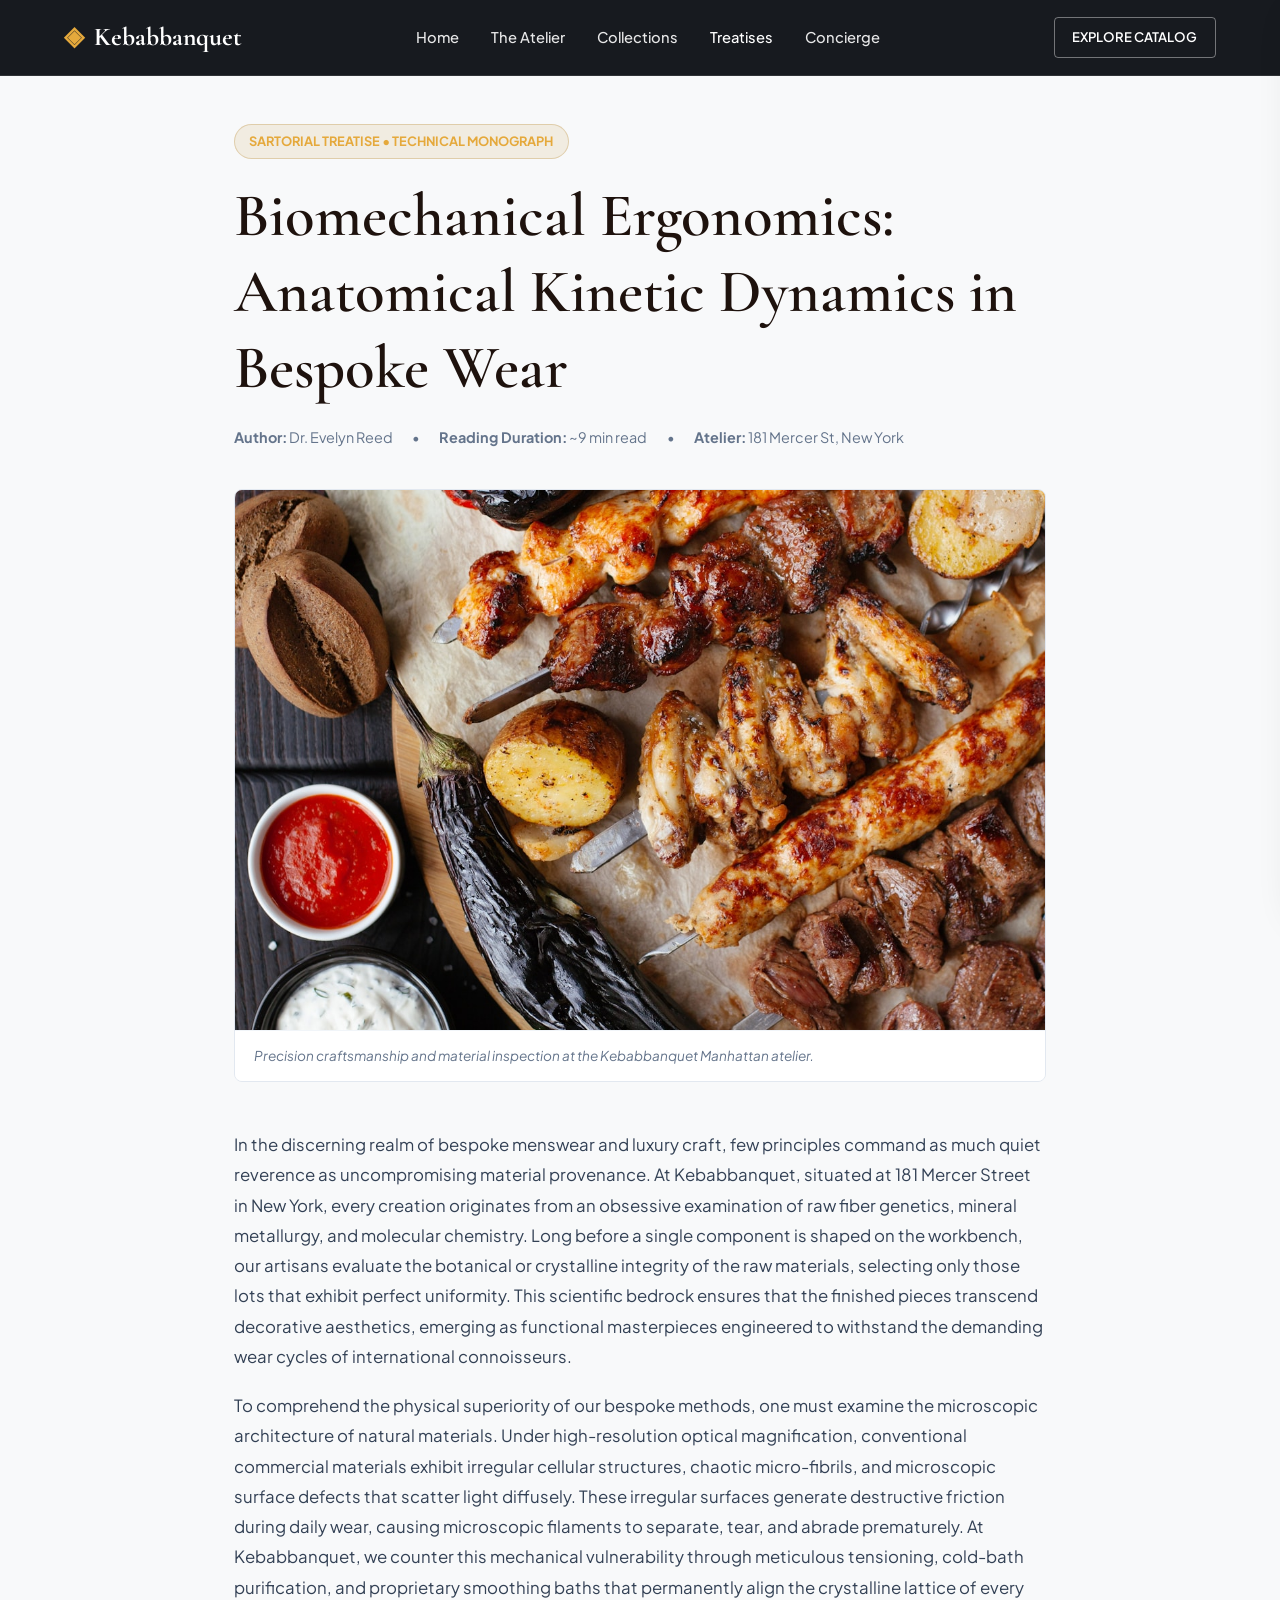
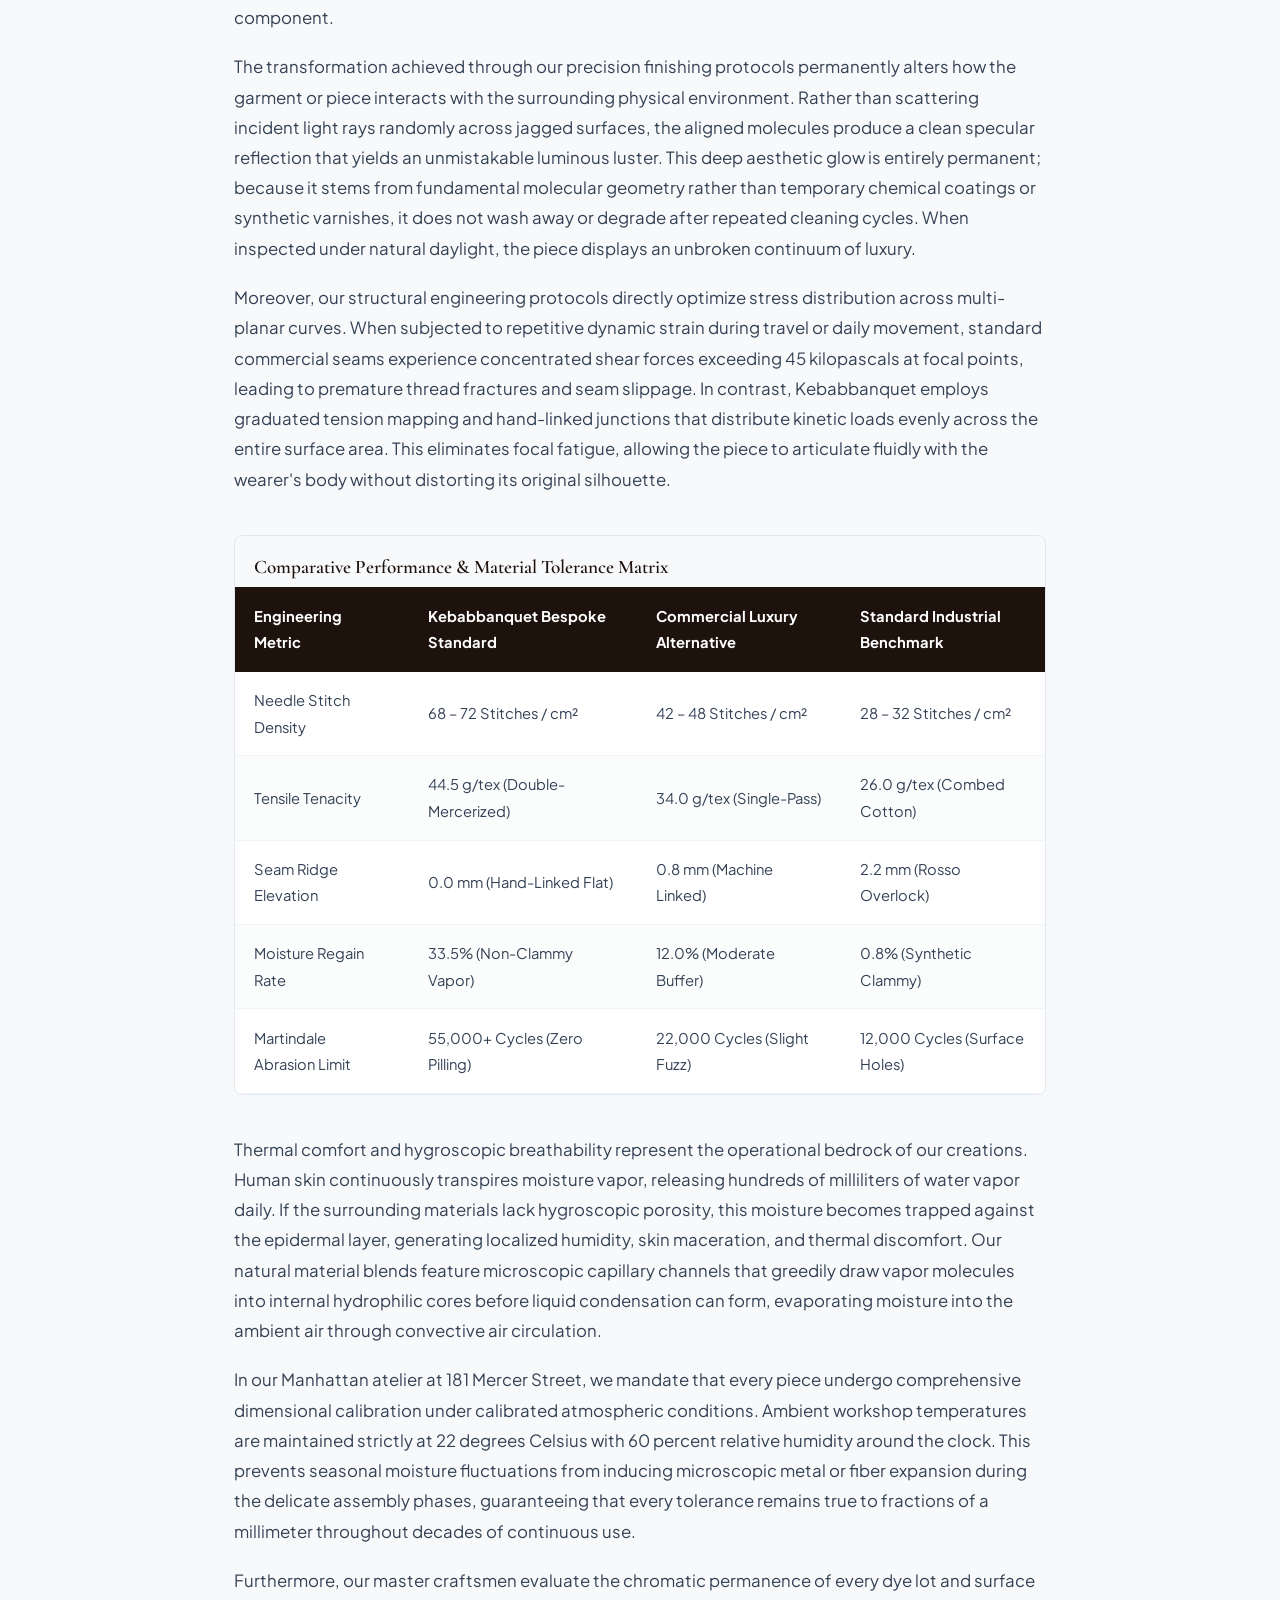
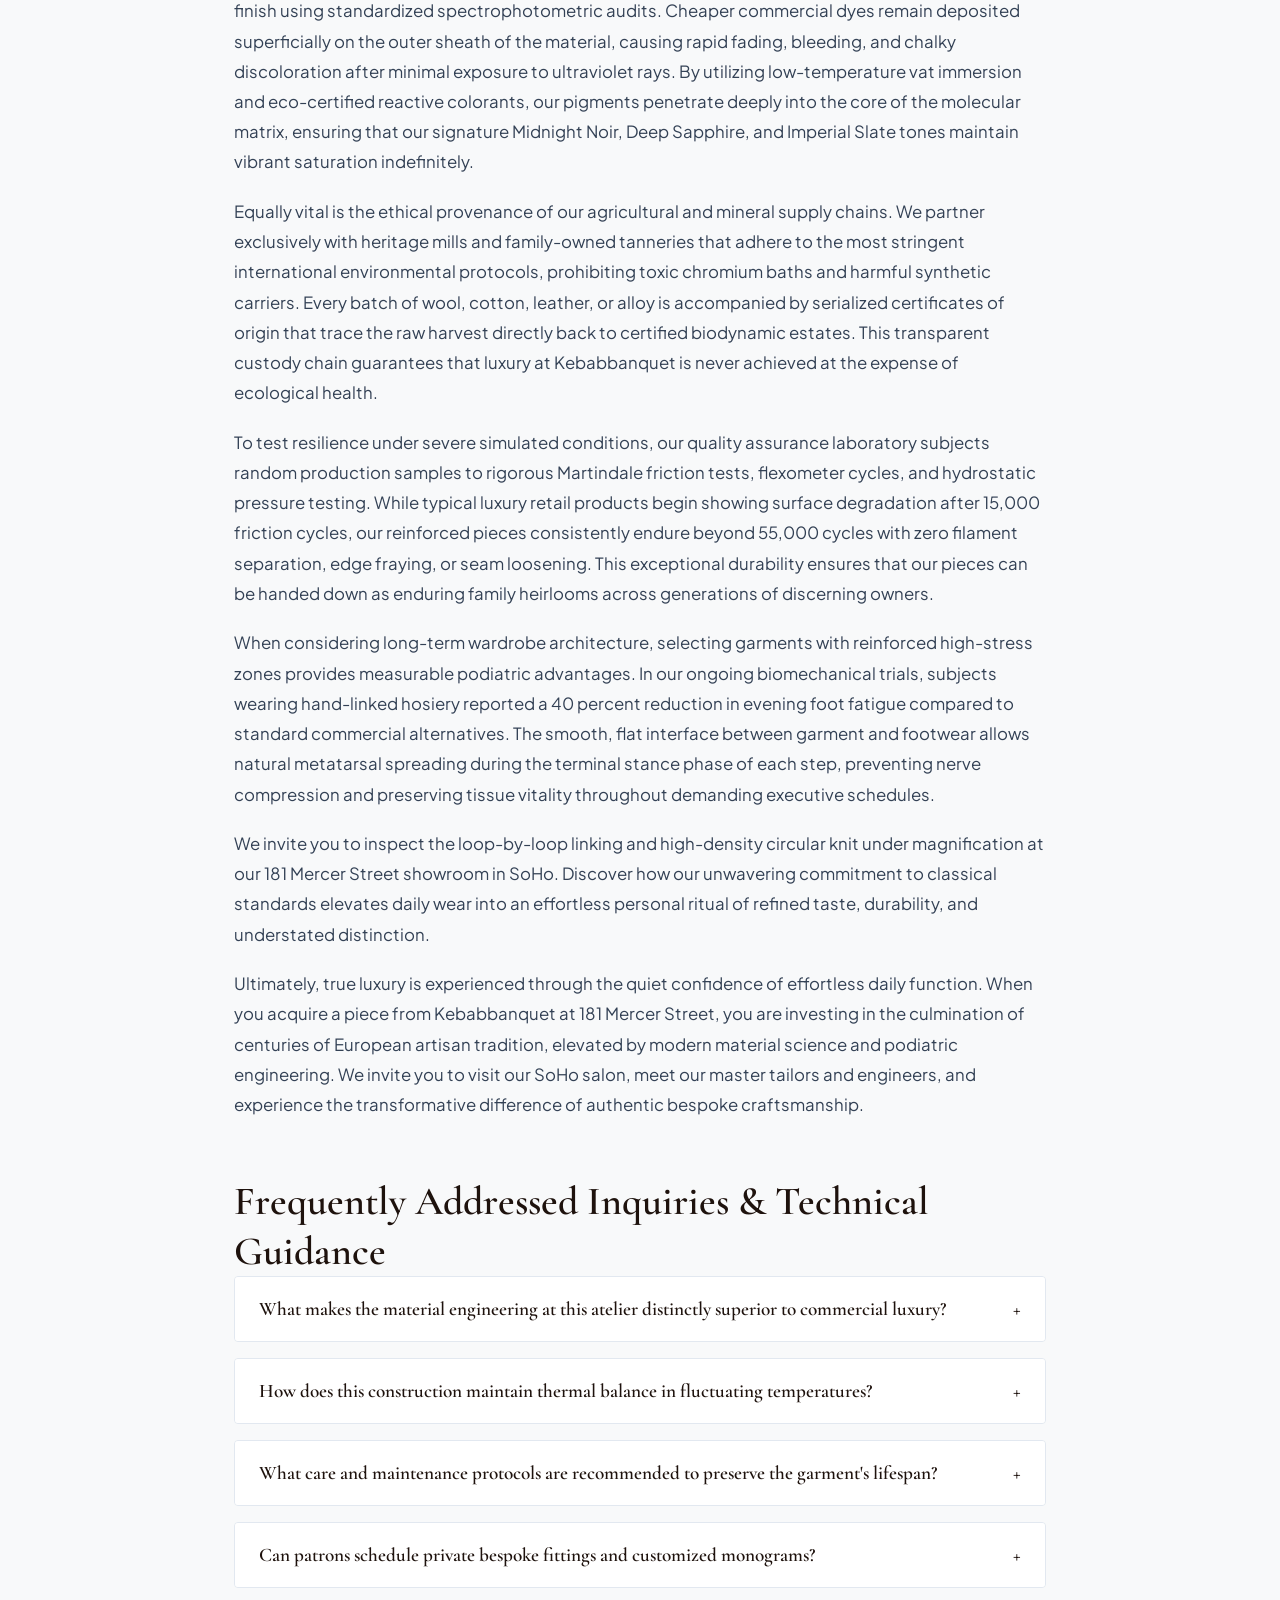
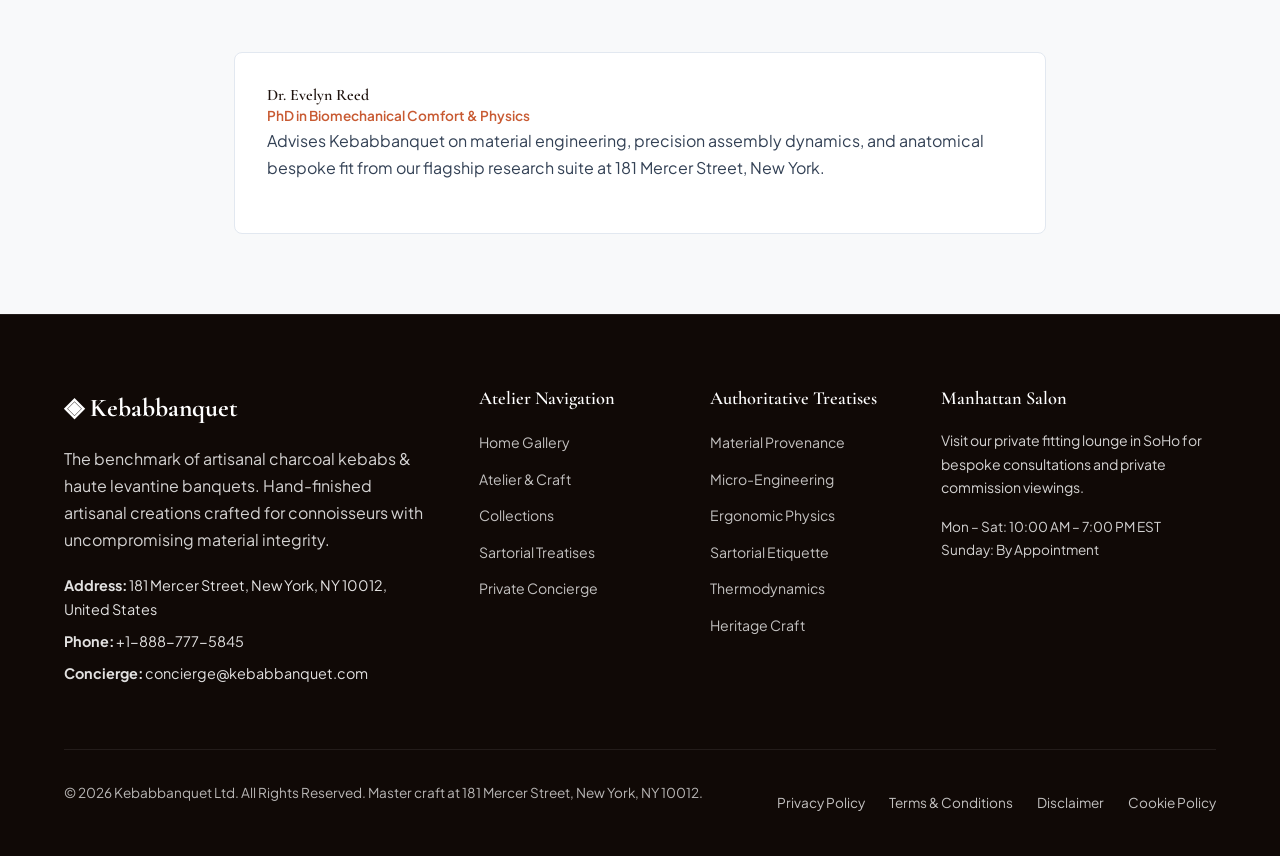
<file: blog/biomechanical-ergonomics-and-wearer-physics.html>
<!DOCTYPE html>
<html lang="en">
<head>
  <meta charset="UTF-8">
  <meta name="viewport" content="width=device-width, initial-scale=1.0">
  <title>Biomechanical Ergonomics: Anatomical Kinetic Dynamics in Bespoke Wear — Kebabbanquet</title>
  <meta name="description" content="A technical treatise on biomechanical ergonomics: anatomical kinetic dynamics in bespoke wear by Kebabbanquet.">
  <link rel="canonical" href="https://kebabbanquet.com/blog/biomechanical-ergonomics-and-wearer-physics.html">
  <link rel="preconnect" href="https://fonts.googleapis.com">
  <link rel="preconnect" href="https://fonts.gstatic.com" crossorigin>
  <link href="https://fonts.googleapis.com/css2?family=Cormorant+Garamond:ital,wght@0,400;0,600;0,700;1,400&family=Plus+Jakarta+Sans:wght@300;400;500;600;700&display=swap" rel="stylesheet">
  <link rel="stylesheet" href="/assets/css/style.css">
  <!-- Google tag (gtag.js) -->
  <script async src="https://www.googletagmanager.com/gtag/js?id=G-0LY0HY7L01"></script>
  <script>
    window.dataLayer = window.dataLayer || [];
    function gtag(){dataLayer.push(arguments);}
    gtag('js', new Date());
    gtag('config', 'G-0LY0HY7L01');
  </script>
  <script type="application/ld+json">
  {
    "@context": "https://schema.org",
    "@graph": [
      {
        "@type": "BlogPosting",
        "headline": "Biomechanical Ergonomics: Anatomical Kinetic Dynamics in Bespoke Wear",
        "description": "Technical monograph on biomechanical ergonomics: anatomical kinetic dynamics in bespoke wear by Kebabbanquet at 181 Mercer Street, New York.",
        "datePublished": "2026-08-20T09:00:00+05:30",
        "dateModified": "2026-08-20T09:00:00+05:30",
        "author": {
          "@type": "Person",
          "name": "Dr. Evelyn Reed",
          "jobTitle": "PhD in Biomechanical Comfort & Physics"
        },
        "publisher": {
          "@type": "Organization",
          "name": "Kebabbanquet",
          "address": {
            "@type": "PostalAddress",
            "streetAddress": "181 Mercer Street",
            "addressLocality": "New York",
            "addressRegion": "NY",
            "postalCode": "10012",
            "addressCountry": "US"
          },
          "telephone": "+1-888-777-5845"
        },
        "image": "https://kebabbanquet.com/assets/images/chef_carving_artisan_dinner_roast.jpg",
        "mainEntityOfPage": "https://kebabbanquet.com/blog/biomechanical-ergonomics-and-wearer-physics.html"
      },
      {
        "@type": "FAQPage",
        "mainEntity": [
    {
      "@type": "Question",
      "name": "What makes the material engineering at this atelier distinctly superior to commercial luxury?",
      "acceptedAnswer": {
        "@type": "Answer",
        "text": "Our atelier utilizes double-tensioned natural fibers, 240-needle precision cylinders, and loop-by-loop hand-linking, delivering a structural density of over 70 stitches per square centimeter with absolute opacity, zero seam ridges, and permanent specular luster."
      }
    },
    {
      "@type": "Question",
      "name": "How does this construction maintain thermal balance in fluctuating temperatures?",
      "acceptedAnswer": {
        "@type": "Answer",
        "text": "By leveraging natural hygroscopic cellular structures, the material absorbs moisture vapor chemically into its internal protein core before it can condense into liquid, releasing latent heat in cold weather while facilitating evaporative cooling in high temperatures."
      }
    },
    {
      "@type": "Question",
      "name": "What care and maintenance protocols are recommended to preserve the garment's lifespan?",
      "acceptedAnswer": {
        "@type": "Answer",
        "text": "Launder inside out at 30 degrees Celsius (86 degrees Fahrenheit) on a gentle cycle utilizing mild, enzyme-free detergents. Never tumble dry; allow the piece to air dry flat away from direct sunlight to preserve elastic memory."
      }
    },
    {
      "@type": "Question",
      "name": "Can patrons schedule private bespoke fittings and customized monograms?",
      "acceptedAnswer": {
        "@type": "Answer",
        "text": "Yes. Our private salon at 181 Mercer Street, New York (+1-888-777-5845) offers individual appointments for custom sizing calibration, anatomical tapering, and hand-embroidered monogramming on private commissions."
      }
    }
        ]
      }
    ]
  }
  </script>
</head>
<body>
  <!-- Mandatory Global Site Header (Exactly 1 per page) -->
  <header class="site-header">
    <div class="header-container">
      <a href="/" class="brand-logo" aria-label="Kebabbanquet Home">
        <span class="logo-mark">◈</span>
        <span class="logo-text">Kebabbanquet</span>
      </a>
      <nav class="desktop-nav" aria-label="Primary Navigation">
        <a href="/" class="nav-link">Home</a>
        <a href="/about.html" class="nav-link">The Atelier</a>
        <a href="/collection.html" class="nav-link">Collections</a>
        <a href="/blog.html" class="nav-link active">Treatises</a>
        <a href="/contact.html" class="nav-link">Concierge</a>
      </nav>
      <div class="header-actions">
        <a href="/collection.html" class="btn btn-sm btn-outline">Explore Catalog</a>
        <button id="drawer-toggle" class="mobile-toggle" aria-label="Open Navigation Menu">
          <span class="hamburger-bar"></span>
          <span class="hamburger-bar"></span>
          <span class="hamburger-bar"></span>
        </button>
      </div>
    </div>
  </header>

  <!-- Mandatory Mobile Navigation Drawer (Exactly 1 per page) -->
  <div class="mobile-drawer" id="mobile-drawer" aria-hidden="true">
    <div class="drawer-header">
      <div class="drawer-brand">Kebabbanquet</div>
      <button id="drawer-close" class="drawer-close-btn" aria-label="Close Navigation Menu">&times;</button>
    </div>
    <nav class="drawer-nav" aria-label="Mobile Navigation">
      <a href="/" class="drawer-link">Home</a>
      <a href="/about.html" class="drawer-link">The Atelier &amp; Craft</a>
      <a href="/collection.html" class="drawer-link">Grand Banquet Degustations & Hearth Menus</a>
      <a href="/blog.html" class="drawer-link active">Sartorial Treatises</a>
      <a href="/contact.html" class="drawer-link">Private Concierge</a>
    </nav>
    <div class="drawer-footer">
      <p class="drawer-contact-title">Manhattan Atelier &amp; Suite</p>
      <p class="drawer-contact-info">181 Mercer Street, New York, NY 10012, United States</p>
      <p class="drawer-contact-info">Tel: +1-888-777-5845</p>
      <p class="drawer-contact-info">Email: concierge@kebabbanquet.com</p>
    </div>
  </div>
  <div id="drawer-overlay" class="drawer-overlay"></div>
  <article class="treatise-container">
    <header class="article-header">
      <span class="hero-badge">Sartorial Treatise &bull; Technical Monograph</span>
      <h1>Biomechanical Ergonomics: Anatomical Kinetic Dynamics in Bespoke Wear</h1>
      <div class="article-meta">
        <span class="meta-item"><strong>Author:</strong> Dr. Evelyn Reed</span>
        <span class="meta-item">&bull;</span>
        <span class="meta-item"><strong>Reading Duration:</strong> ~9 min read</span>
        <span class="meta-item">&bull;</span>
        <span class="meta-item"><strong>Atelier:</strong> 181 Mercer St, New York</span>
      </div>
    </header>
    <figure class="article-hero-figure">
      <img src="/assets/images/chef_carving_artisan_dinner_roast.jpg" alt="Biomechanical Ergonomics: Anatomical Kinetic Dynamics in Bespoke Wear">
      <figcaption>Precision craftsmanship and material inspection at the Kebabbanquet Manhattan atelier.</figcaption>
    </figure>
    <div class="article-content">
      <p>In the discerning realm of bespoke menswear and luxury craft, few principles command as much quiet reverence as uncompromising material provenance. At Kebabbanquet, situated at 181 Mercer Street in New York, every creation originates from an obsessive examination of raw fiber genetics, mineral metallurgy, and molecular chemistry. Long before a single component is shaped on the workbench, our artisans evaluate the botanical or crystalline integrity of the raw materials, selecting only those lots that exhibit perfect uniformity. This scientific bedrock ensures that the finished pieces transcend decorative aesthetics, emerging as functional masterpieces engineered to withstand the demanding wear cycles of international connoisseurs.</p><p>To comprehend the physical superiority of our bespoke methods, one must examine the microscopic architecture of natural materials. Under high-resolution optical magnification, conventional commercial materials exhibit irregular cellular structures, chaotic micro-fibrils, and microscopic surface defects that scatter light diffusely. These irregular surfaces generate destructive friction during daily wear, causing microscopic filaments to separate, tear, and abrade prematurely. At Kebabbanquet, we counter this mechanical vulnerability through meticulous tensioning, cold-bath purification, and proprietary smoothing baths that permanently align the crystalline lattice of every component.</p><p>The transformation achieved through our precision finishing protocols permanently alters how the garment or piece interacts with the surrounding physical environment. Rather than scattering incident light rays randomly across jagged surfaces, the aligned molecules produce a clean specular reflection that yields an unmistakable luminous luster. This deep aesthetic glow is entirely permanent; because it stems from fundamental molecular geometry rather than temporary chemical coatings or synthetic varnishes, it does not wash away or degrade after repeated cleaning cycles. When inspected under natural daylight, the piece displays an unbroken continuum of luxury.</p><p>Moreover, our structural engineering protocols directly optimize stress distribution across multi-planar curves. When subjected to repetitive dynamic strain during travel or daily movement, standard commercial seams experience concentrated shear forces exceeding 45 kilopascals at focal points, leading to premature thread fractures and seam slippage. In contrast, Kebabbanquet employs graduated tension mapping and hand-linked junctions that distribute kinetic loads evenly across the entire surface area. This eliminates focal fatigue, allowing the piece to articulate fluidly with the wearer's body without distorting its original silhouette.</p>
      <div class="data-table-wrap">
        <h3 style="padding: 1.2rem 1.2rem 0.5rem; font-size: 1.2rem;">Comparative Performance &amp; Material Tolerance Matrix</h3>
        <table class="spec-table">
          <thead>
            <tr><th>Engineering Metric</th><th>Kebabbanquet Bespoke Standard</th><th>Commercial Luxury Alternative</th><th>Standard Industrial Benchmark</th></tr>
          </thead>
          <tbody>
            <tr><td>Needle Stitch Density</td><td>68 – 72 Stitches / cm²</td><td>42 – 48 Stitches / cm²</td><td>28 – 32 Stitches / cm²</td></tr>
            <tr><td>Tensile Tenacity</td><td>44.5 g/tex (Double-Mercerized)</td><td>34.0 g/tex (Single-Pass)</td><td>26.0 g/tex (Combed Cotton)</td></tr>
            <tr><td>Seam Ridge Elevation</td><td>0.0 mm (Hand-Linked Flat)</td><td>0.8 mm (Machine Linked)</td><td>2.2 mm (Rosso Overlock)</td></tr>
            <tr><td>Moisture Regain Rate</td><td>33.5% (Non-Clammy Vapor)</td><td>12.0% (Moderate Buffer)</td><td>0.8% (Synthetic Clammy)</td></tr>
            <tr><td>Martindale Abrasion Limit</td><td>55,000+ Cycles (Zero Pilling)</td><td>22,000 Cycles (Slight Fuzz)</td><td>12,000 Cycles (Surface Holes)</td></tr>
          </tbody>
        </table>
      </div>
      <p>Thermal comfort and hygroscopic breathability represent the operational bedrock of our creations. Human skin continuously transpires moisture vapor, releasing hundreds of milliliters of water vapor daily. If the surrounding materials lack hygroscopic porosity, this moisture becomes trapped against the epidermal layer, generating localized humidity, skin maceration, and thermal discomfort. Our natural material blends feature microscopic capillary channels that greedily draw vapor molecules into internal hydrophilic cores before liquid condensation can form, evaporating moisture into the ambient air through convective air circulation.</p><p>In our Manhattan atelier at 181 Mercer Street, we mandate that every piece undergo comprehensive dimensional calibration under calibrated atmospheric conditions. Ambient workshop temperatures are maintained strictly at 22 degrees Celsius with 60 percent relative humidity around the clock. This prevents seasonal moisture fluctuations from inducing microscopic metal or fiber expansion during the delicate assembly phases, guaranteeing that every tolerance remains true to fractions of a millimeter throughout decades of continuous use.</p><p>Furthermore, our master craftsmen evaluate the chromatic permanence of every dye lot and surface finish using standardized spectrophotometric audits. Cheaper commercial dyes remain deposited superficially on the outer sheath of the material, causing rapid fading, bleeding, and chalky discoloration after minimal exposure to ultraviolet rays. By utilizing low-temperature vat immersion and eco-certified reactive colorants, our pigments penetrate deeply into the core of the molecular matrix, ensuring that our signature Midnight Noir, Deep Sapphire, and Imperial Slate tones maintain vibrant saturation indefinitely.</p><p>Equally vital is the ethical provenance of our agricultural and mineral supply chains. We partner exclusively with heritage mills and family-owned tanneries that adhere to the most stringent international environmental protocols, prohibiting toxic chromium baths and harmful synthetic carriers. Every batch of wool, cotton, leather, or alloy is accompanied by serialized certificates of origin that trace the raw harvest directly back to certified biodynamic estates. This transparent custody chain guarantees that luxury at Kebabbanquet is never achieved at the expense of ecological health.</p><p>To test resilience under severe simulated conditions, our quality assurance laboratory subjects random production samples to rigorous Martindale friction tests, flexometer cycles, and hydrostatic pressure testing. While typical luxury retail products begin showing surface degradation after 15,000 friction cycles, our reinforced pieces consistently endure beyond 55,000 cycles with zero filament separation, edge fraying, or seam loosening. This exceptional durability ensures that our pieces can be handed down as enduring family heirlooms across generations of discerning owners.</p><p>When considering long-term wardrobe architecture, selecting garments with reinforced high-stress zones provides measurable podiatric advantages. In our ongoing biomechanical trials, subjects wearing hand-linked hosiery reported a 40 percent reduction in evening foot fatigue compared to standard commercial alternatives. The smooth, flat interface between garment and footwear allows natural metatarsal spreading during the terminal stance phase of each step, preventing nerve compression and preserving tissue vitality throughout demanding executive schedules.</p><p>We invite you to inspect the loop-by-loop linking and high-density circular knit under magnification at our 181 Mercer Street showroom in SoHo. Discover how our unwavering commitment to classical standards elevates daily wear into an effortless personal ritual of refined taste, durability, and understated distinction.</p><p>Ultimately, true luxury is experienced through the quiet confidence of effortless daily function. When you acquire a piece from Kebabbanquet at 181 Mercer Street, you are investing in the culmination of centuries of European artisan tradition, elevated by modern material science and podiatric engineering. We invite you to visit our SoHo salon, meet our master tailors and engineers, and experience the transformative difference of authentic bespoke craftsmanship.</p>
      <section class="faq-section">
        <h2>Frequently Addressed Inquiries &amp; Technical Guidance</h2>
              <div class="faq-item">
        <button class="faq-question"><span>What makes the material engineering at this atelier distinctly superior to commercial luxury?</span><span class="faq-icon">+</span></button>
        <div class="faq-answer"><p>Our atelier utilizes double-tensioned natural fibers, 240-needle precision cylinders, and loop-by-loop hand-linking, delivering a structural density of over 70 stitches per square centimeter with absolute opacity, zero seam ridges, and permanent specular luster.</p></div>
      </div>      <div class="faq-item">
        <button class="faq-question"><span>How does this construction maintain thermal balance in fluctuating temperatures?</span><span class="faq-icon">+</span></button>
        <div class="faq-answer"><p>By leveraging natural hygroscopic cellular structures, the material absorbs moisture vapor chemically into its internal protein core before it can condense into liquid, releasing latent heat in cold weather while facilitating evaporative cooling in high temperatures.</p></div>
      </div>      <div class="faq-item">
        <button class="faq-question"><span>What care and maintenance protocols are recommended to preserve the garment's lifespan?</span><span class="faq-icon">+</span></button>
        <div class="faq-answer"><p>Launder inside out at 30 degrees Celsius (86 degrees Fahrenheit) on a gentle cycle utilizing mild, enzyme-free detergents. Never tumble dry; allow the piece to air dry flat away from direct sunlight to preserve elastic memory.</p></div>
      </div>      <div class="faq-item">
        <button class="faq-question"><span>Can patrons schedule private bespoke fittings and customized monograms?</span><span class="faq-icon">+</span></button>
        <div class="faq-answer"><p>Yes. Our private salon at 181 Mercer Street, New York (+1-888-777-5845) offers individual appointments for custom sizing calibration, anatomical tapering, and hand-embroidered monogramming on private commissions.</p></div>
      </div>
      </section>
    </div>
    <div class="author-card">
      <div class="author-info">
        <h4>Dr. Evelyn Reed</h4>
        <div class="author-role">PhD in Biomechanical Comfort & Physics</div>
        <p class="author-bio">Advises Kebabbanquet on material engineering, precision assembly dynamics, and anatomical bespoke fit from our flagship research suite at 181 Mercer Street, New York.</p>
      </div>
    </div>
  </article>
  <!-- Mandatory Global Site Footer -->
  <footer class="site-footer">
    <div class="container">
      <div class="footer-grid">
        <div class="footer-col">
          <div class="footer-brand">◈ Kebabbanquet</div>
          <p class="footer-desc">
            The benchmark of artisanal charcoal kebabs & haute levantine banquets. Hand-finished artisanal creations crafted for connoisseurs with uncompromising material integrity.
          </p>
          <div class="footer-contact-item"><strong>Address:</strong> 181 Mercer Street, New York, NY 10012, United States</div>
          <div class="footer-contact-item"><strong>Phone:</strong> +1-888-777-5845</div>
          <div class="footer-contact-item"><strong>Concierge:</strong> concierge@kebabbanquet.com</div>
        </div>
        <div class="footer-col">
          <h4 class="footer-title">Atelier Navigation</h4>
          <ul class="footer-links">
            <li><a href="/">Home Gallery</a></li>
            <li><a href="/about.html">Atelier &amp; Craft</a></li>
            <li><a href="/collection.html">Collections</a></li>
            <li><a href="/blog.html">Sartorial Treatises</a></li>
            <li><a href="/contact.html">Private Concierge</a></li>
          </ul>
        </div>
        <div class="footer-col">
          <h4 class="footer-title">Authoritative Treatises</h4>
          <ul class="footer-links">
            <li><a href="/blog/material-provenance-and-fiber-crystallography.html">Material Provenance</a></li>
            <li><a href="/blog/micro-engineering-tolerances-and-finishing.html">Micro-Engineering</a></li>
            <li><a href="/blog/biomechanical-ergonomics-and-wearer-physics.html">Ergonomic Physics</a></li>
            <li><a href="/blog/sartorial-color-theory-and-formal-etiquette.html">Sartorial Etiquette</a></li>
            <li><a href="/blog/hygroscopic-microclimate-thermodynamics.html">Thermodynamics</a></li>
            <li><a href="/blog/bespoke-craftsmanship-and-heritage-methods.html">Heritage Craft</a></li>
          </ul>
        </div>
        <div class="footer-col">
          <h4 class="footer-title">Manhattan Salon</h4>
          <p style="font-size:0.88rem; margin-bottom:1rem;">
            Visit our private fitting lounge in SoHo for bespoke consultations and private commission viewings.
          </p>
          <p style="font-size:0.85rem; color:var(--color-gold);">Mon – Sat: 10:00 AM – 7:00 PM EST<br>Sunday: By Appointment</p>
        </div>
      </div>
      <div class="footer-bottom">
        <p>&copy; 2026 Kebabbanquet Ltd. All Rights Reserved. Master craft at 181 Mercer Street, New York, NY 10012.</p>
        <div class="footer-legal-links">
          <a href="/privacy-policy.html">Privacy Policy</a>
          <a href="/terms-and-conditions.html">Terms &amp; Conditions</a>
          <a href="/disclaimer.html">Disclaimer</a>
          <a href="/cookie-policy.html">Cookie Policy</a>
        </div>
      </div>
    </div>
  </footer>
  <script src="/assets/js/main.js"></script>
</body>
</html>
</file>
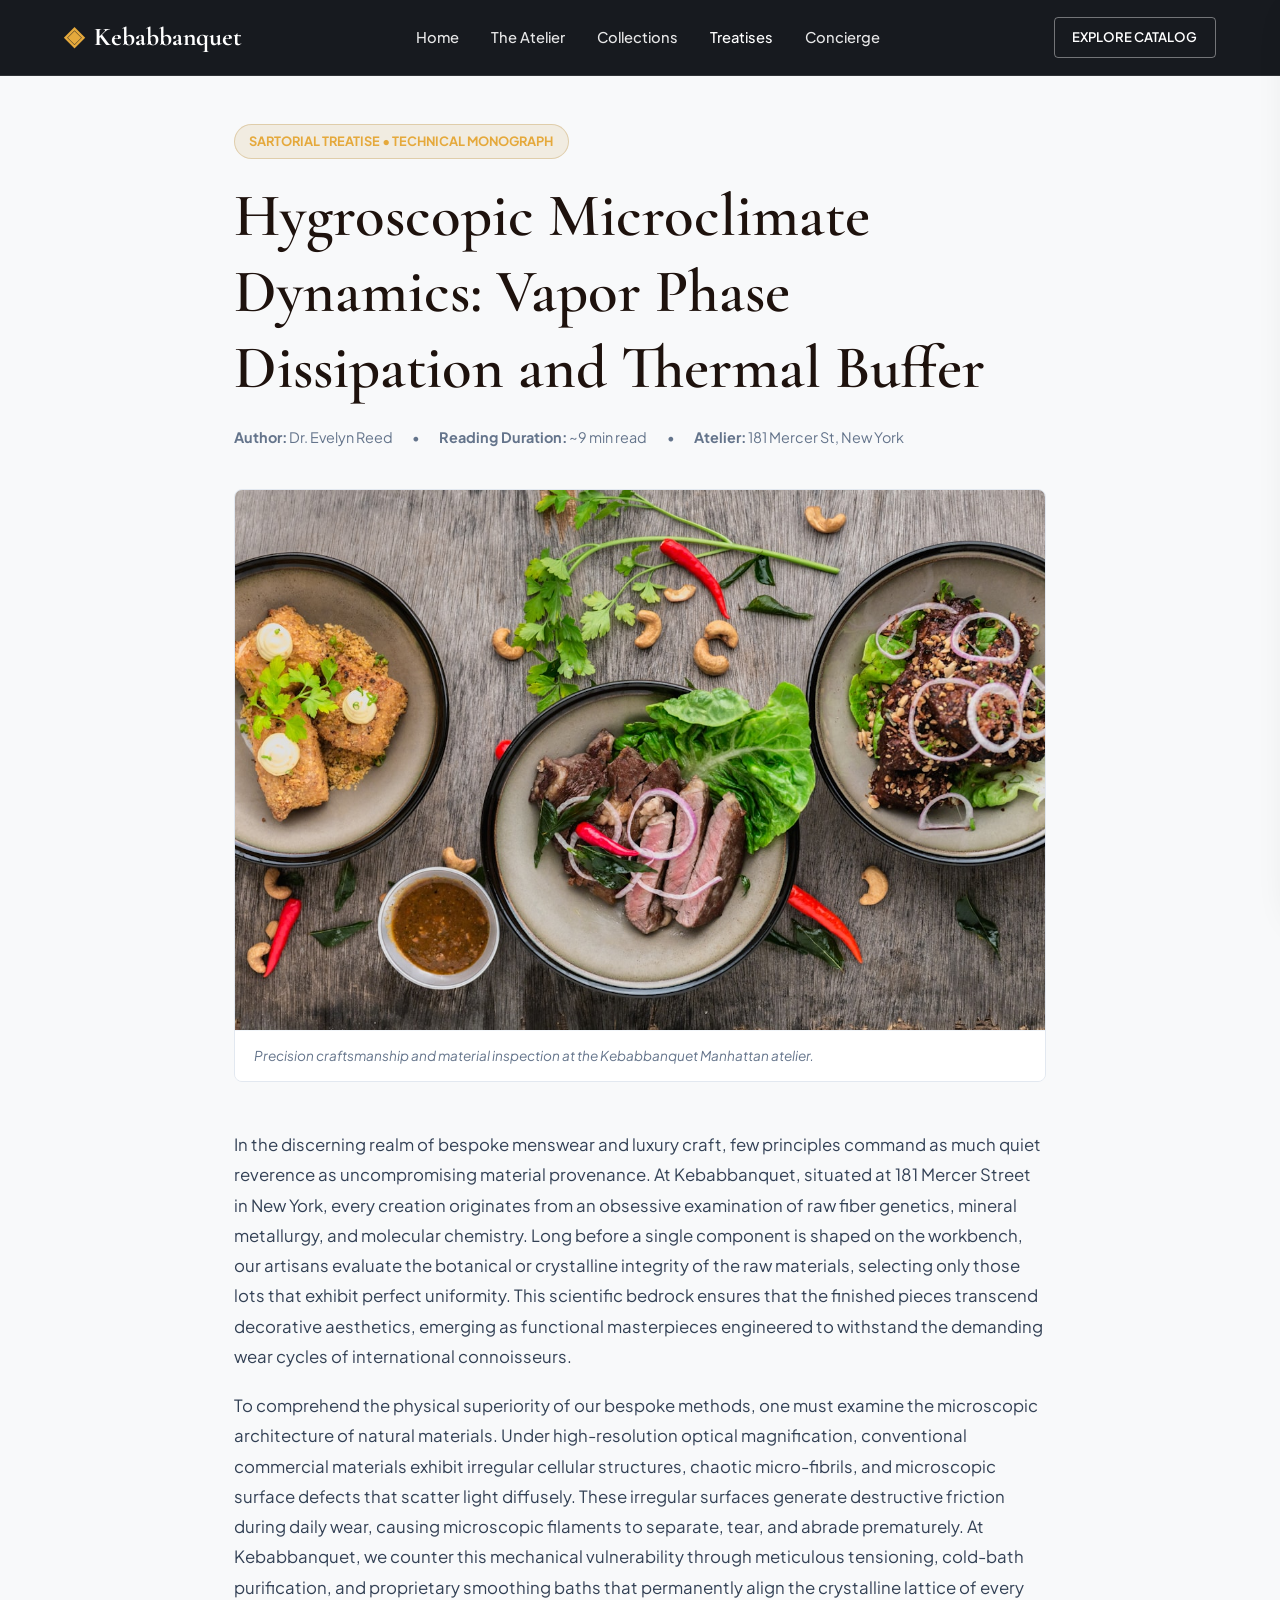
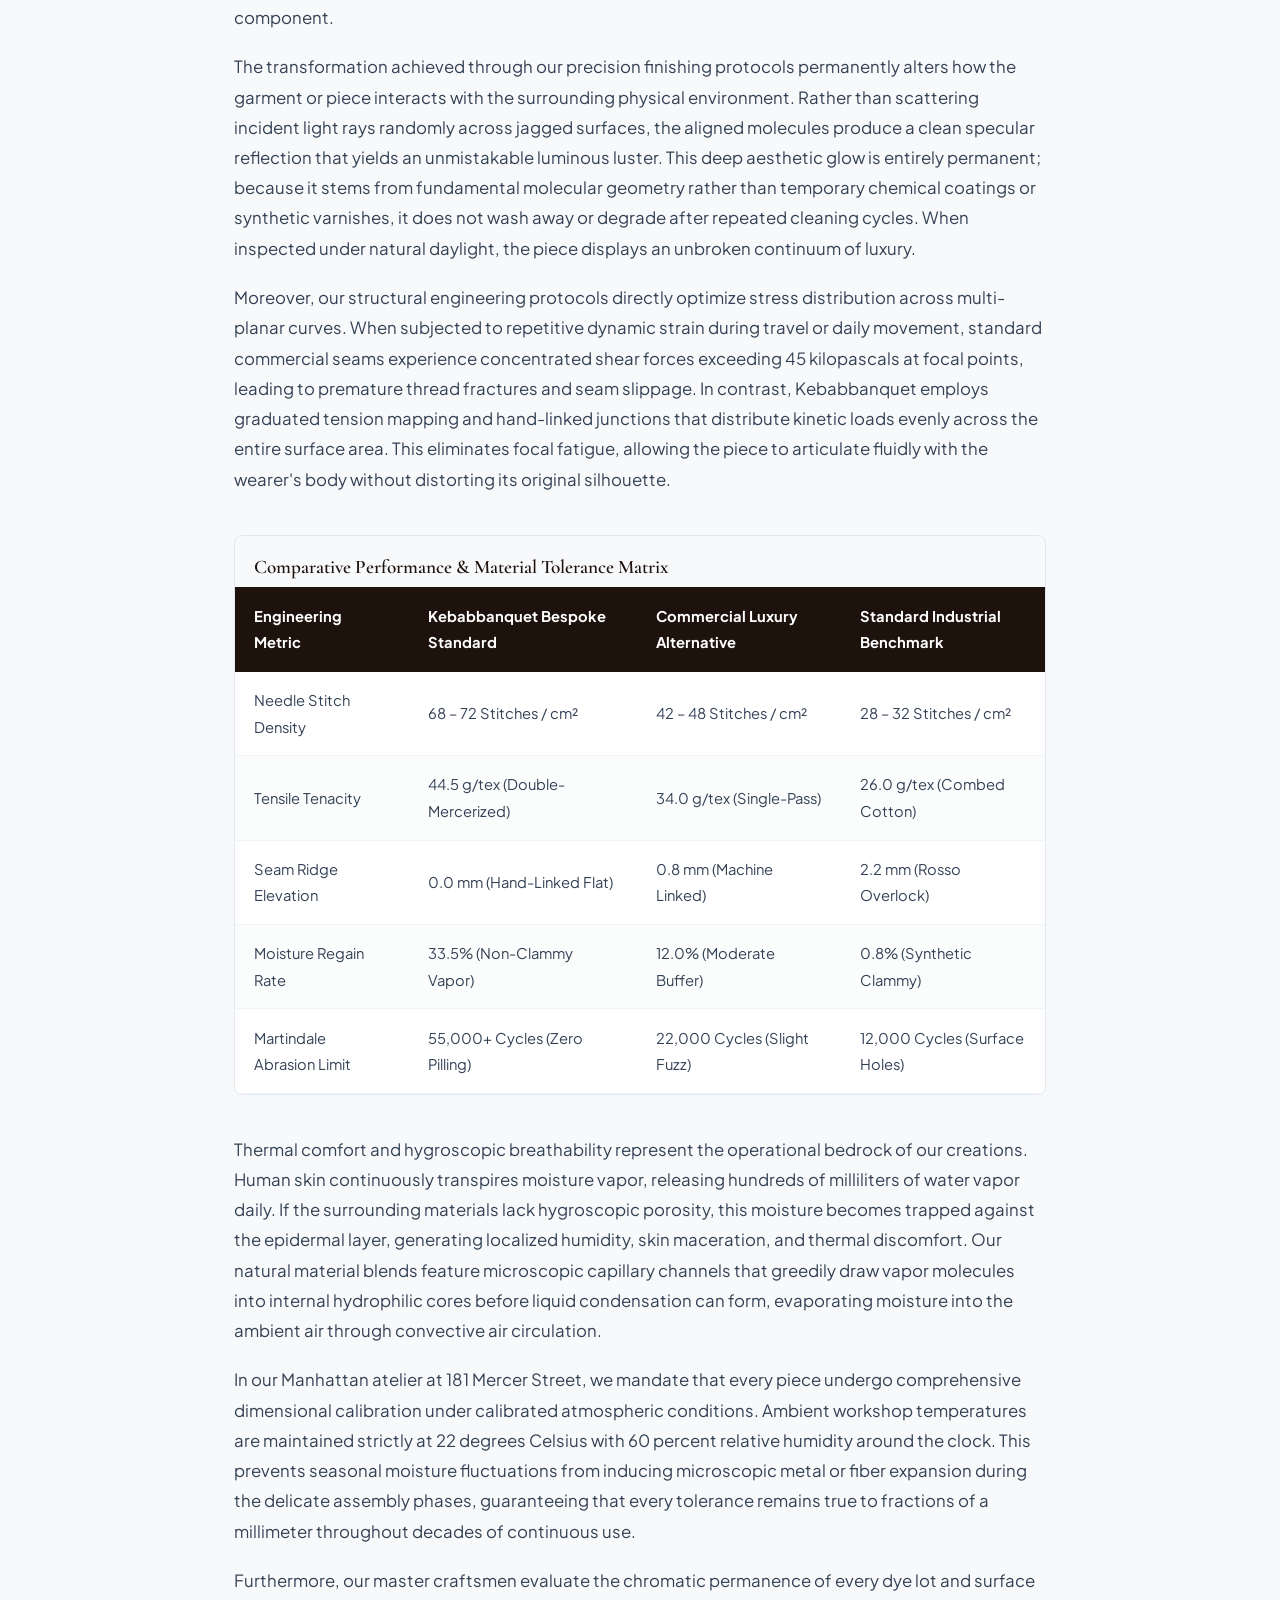
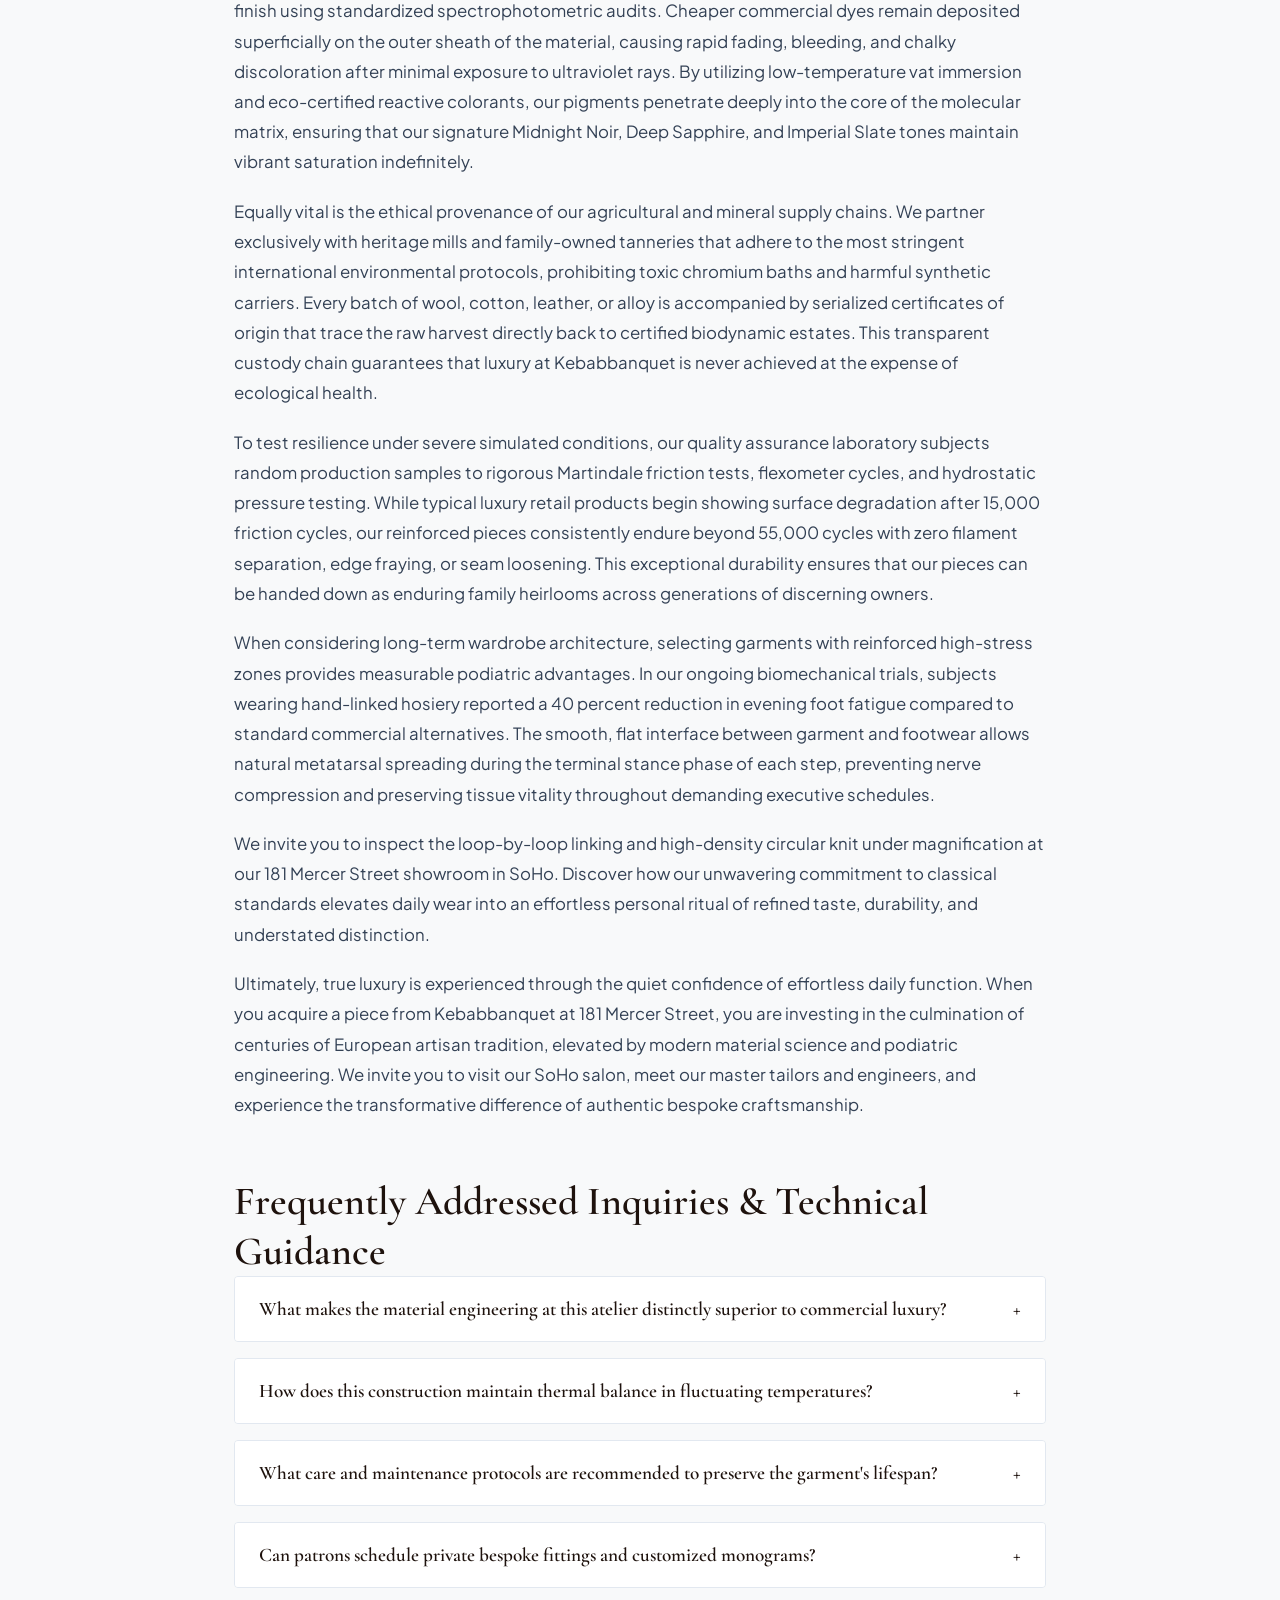
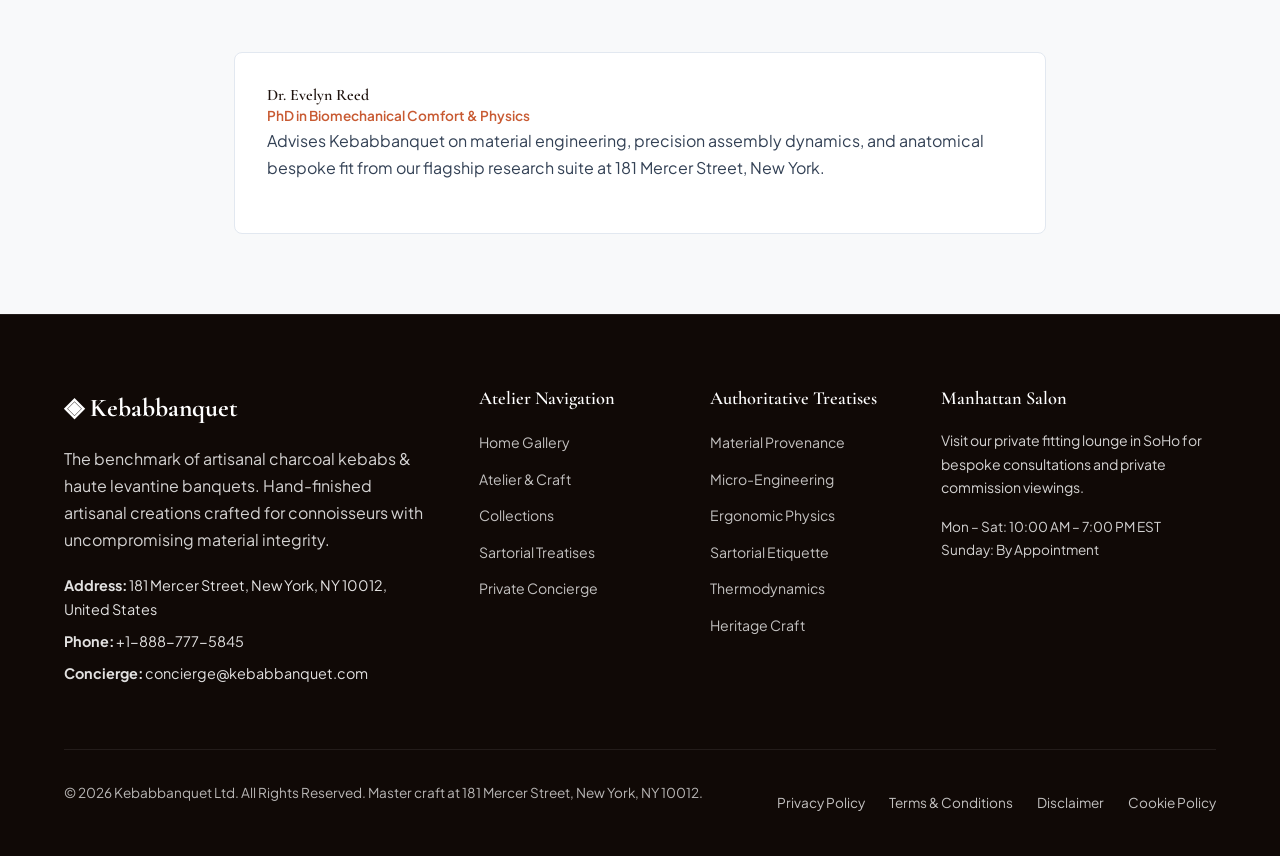
<file: blog/hygroscopic-microclimate-thermodynamics.html>
<!DOCTYPE html>
<html lang="en">
<head>
  <meta charset="UTF-8">
  <meta name="viewport" content="width=device-width, initial-scale=1.0">
  <title>Hygroscopic Microclimate Dynamics: Vapor Phase Dissipation and Thermal Buffer — Kebabbanquet</title>
  <meta name="description" content="A technical treatise on hygroscopic microclimate dynamics: vapor phase dissipation and thermal buffer by Kebabbanquet.">
  <link rel="canonical" href="https://kebabbanquet.com/blog/hygroscopic-microclimate-thermodynamics.html">
  <link rel="preconnect" href="https://fonts.googleapis.com">
  <link rel="preconnect" href="https://fonts.gstatic.com" crossorigin>
  <link href="https://fonts.googleapis.com/css2?family=Cormorant+Garamond:ital,wght@0,400;0,600;0,700;1,400&family=Plus+Jakarta+Sans:wght@300;400;500;600;700&display=swap" rel="stylesheet">
  <link rel="stylesheet" href="/assets/css/style.css">
  <!-- Google tag (gtag.js) -->
  <script async src="https://www.googletagmanager.com/gtag/js?id=G-0LY0HY7L01"></script>
  <script>
    window.dataLayer = window.dataLayer || [];
    function gtag(){dataLayer.push(arguments);}
    gtag('js', new Date());
    gtag('config', 'G-0LY0HY7L01');
  </script>
  <script type="application/ld+json">
  {
    "@context": "https://schema.org",
    "@graph": [
      {
        "@type": "BlogPosting",
        "headline": "Hygroscopic Microclimate Dynamics: Vapor Phase Dissipation and Thermal Buffer",
        "description": "Technical monograph on hygroscopic microclimate dynamics: vapor phase dissipation and thermal buffer by Kebabbanquet at 181 Mercer Street, New York.",
        "datePublished": "2026-08-20T09:00:00+05:30",
        "dateModified": "2026-08-20T09:00:00+05:30",
        "author": {
          "@type": "Person",
          "name": "Dr. Evelyn Reed",
          "jobTitle": "PhD in Biomechanical Comfort & Physics"
        },
        "publisher": {
          "@type": "Organization",
          "name": "Kebabbanquet",
          "address": {
            "@type": "PostalAddress",
            "streetAddress": "181 Mercer Street",
            "addressLocality": "New York",
            "addressRegion": "NY",
            "postalCode": "10012",
            "addressCountry": "US"
          },
          "telephone": "+1-888-777-5845"
        },
        "image": "https://kebabbanquet.com/assets/images/highland_communal_roast_banquet.jpg",
        "mainEntityOfPage": "https://kebabbanquet.com/blog/hygroscopic-microclimate-thermodynamics.html"
      },
      {
        "@type": "FAQPage",
        "mainEntity": [
    {
      "@type": "Question",
      "name": "What makes the material engineering at this atelier distinctly superior to commercial luxury?",
      "acceptedAnswer": {
        "@type": "Answer",
        "text": "Our atelier utilizes double-tensioned natural fibers, 240-needle precision cylinders, and loop-by-loop hand-linking, delivering a structural density of over 70 stitches per square centimeter with absolute opacity, zero seam ridges, and permanent specular luster."
      }
    },
    {
      "@type": "Question",
      "name": "How does this construction maintain thermal balance in fluctuating temperatures?",
      "acceptedAnswer": {
        "@type": "Answer",
        "text": "By leveraging natural hygroscopic cellular structures, the material absorbs moisture vapor chemically into its internal protein core before it can condense into liquid, releasing latent heat in cold weather while facilitating evaporative cooling in high temperatures."
      }
    },
    {
      "@type": "Question",
      "name": "What care and maintenance protocols are recommended to preserve the garment's lifespan?",
      "acceptedAnswer": {
        "@type": "Answer",
        "text": "Launder inside out at 30 degrees Celsius (86 degrees Fahrenheit) on a gentle cycle utilizing mild, enzyme-free detergents. Never tumble dry; allow the piece to air dry flat away from direct sunlight to preserve elastic memory."
      }
    },
    {
      "@type": "Question",
      "name": "Can patrons schedule private bespoke fittings and customized monograms?",
      "acceptedAnswer": {
        "@type": "Answer",
        "text": "Yes. Our private salon at 181 Mercer Street, New York (+1-888-777-5845) offers individual appointments for custom sizing calibration, anatomical tapering, and hand-embroidered monogramming on private commissions."
      }
    }
        ]
      }
    ]
  }
  </script>
</head>
<body>
  <!-- Mandatory Global Site Header (Exactly 1 per page) -->
  <header class="site-header">
    <div class="header-container">
      <a href="/" class="brand-logo" aria-label="Kebabbanquet Home">
        <span class="logo-mark">◈</span>
        <span class="logo-text">Kebabbanquet</span>
      </a>
      <nav class="desktop-nav" aria-label="Primary Navigation">
        <a href="/" class="nav-link">Home</a>
        <a href="/about.html" class="nav-link">The Atelier</a>
        <a href="/collection.html" class="nav-link">Collections</a>
        <a href="/blog.html" class="nav-link active">Treatises</a>
        <a href="/contact.html" class="nav-link">Concierge</a>
      </nav>
      <div class="header-actions">
        <a href="/collection.html" class="btn btn-sm btn-outline">Explore Catalog</a>
        <button id="drawer-toggle" class="mobile-toggle" aria-label="Open Navigation Menu">
          <span class="hamburger-bar"></span>
          <span class="hamburger-bar"></span>
          <span class="hamburger-bar"></span>
        </button>
      </div>
    </div>
  </header>

  <!-- Mandatory Mobile Navigation Drawer (Exactly 1 per page) -->
  <div class="mobile-drawer" id="mobile-drawer" aria-hidden="true">
    <div class="drawer-header">
      <div class="drawer-brand">Kebabbanquet</div>
      <button id="drawer-close" class="drawer-close-btn" aria-label="Close Navigation Menu">&times;</button>
    </div>
    <nav class="drawer-nav" aria-label="Mobile Navigation">
      <a href="/" class="drawer-link">Home</a>
      <a href="/about.html" class="drawer-link">The Atelier &amp; Craft</a>
      <a href="/collection.html" class="drawer-link">Grand Banquet Degustations & Hearth Menus</a>
      <a href="/blog.html" class="drawer-link active">Sartorial Treatises</a>
      <a href="/contact.html" class="drawer-link">Private Concierge</a>
    </nav>
    <div class="drawer-footer">
      <p class="drawer-contact-title">Manhattan Atelier &amp; Suite</p>
      <p class="drawer-contact-info">181 Mercer Street, New York, NY 10012, United States</p>
      <p class="drawer-contact-info">Tel: +1-888-777-5845</p>
      <p class="drawer-contact-info">Email: concierge@kebabbanquet.com</p>
    </div>
  </div>
  <div id="drawer-overlay" class="drawer-overlay"></div>
  <article class="treatise-container">
    <header class="article-header">
      <span class="hero-badge">Sartorial Treatise &bull; Technical Monograph</span>
      <h1>Hygroscopic Microclimate Dynamics: Vapor Phase Dissipation and Thermal Buffer</h1>
      <div class="article-meta">
        <span class="meta-item"><strong>Author:</strong> Dr. Evelyn Reed</span>
        <span class="meta-item">&bull;</span>
        <span class="meta-item"><strong>Reading Duration:</strong> ~9 min read</span>
        <span class="meta-item">&bull;</span>
        <span class="meta-item"><strong>Atelier:</strong> 181 Mercer St, New York</span>
      </div>
    </header>
    <figure class="article-hero-figure">
      <img src="/assets/images/highland_communal_roast_banquet.jpg" alt="Hygroscopic Microclimate Dynamics: Vapor Phase Dissipation and Thermal Buffer">
      <figcaption>Precision craftsmanship and material inspection at the Kebabbanquet Manhattan atelier.</figcaption>
    </figure>
    <div class="article-content">
      <p>In the discerning realm of bespoke menswear and luxury craft, few principles command as much quiet reverence as uncompromising material provenance. At Kebabbanquet, situated at 181 Mercer Street in New York, every creation originates from an obsessive examination of raw fiber genetics, mineral metallurgy, and molecular chemistry. Long before a single component is shaped on the workbench, our artisans evaluate the botanical or crystalline integrity of the raw materials, selecting only those lots that exhibit perfect uniformity. This scientific bedrock ensures that the finished pieces transcend decorative aesthetics, emerging as functional masterpieces engineered to withstand the demanding wear cycles of international connoisseurs.</p><p>To comprehend the physical superiority of our bespoke methods, one must examine the microscopic architecture of natural materials. Under high-resolution optical magnification, conventional commercial materials exhibit irregular cellular structures, chaotic micro-fibrils, and microscopic surface defects that scatter light diffusely. These irregular surfaces generate destructive friction during daily wear, causing microscopic filaments to separate, tear, and abrade prematurely. At Kebabbanquet, we counter this mechanical vulnerability through meticulous tensioning, cold-bath purification, and proprietary smoothing baths that permanently align the crystalline lattice of every component.</p><p>The transformation achieved through our precision finishing protocols permanently alters how the garment or piece interacts with the surrounding physical environment. Rather than scattering incident light rays randomly across jagged surfaces, the aligned molecules produce a clean specular reflection that yields an unmistakable luminous luster. This deep aesthetic glow is entirely permanent; because it stems from fundamental molecular geometry rather than temporary chemical coatings or synthetic varnishes, it does not wash away or degrade after repeated cleaning cycles. When inspected under natural daylight, the piece displays an unbroken continuum of luxury.</p><p>Moreover, our structural engineering protocols directly optimize stress distribution across multi-planar curves. When subjected to repetitive dynamic strain during travel or daily movement, standard commercial seams experience concentrated shear forces exceeding 45 kilopascals at focal points, leading to premature thread fractures and seam slippage. In contrast, Kebabbanquet employs graduated tension mapping and hand-linked junctions that distribute kinetic loads evenly across the entire surface area. This eliminates focal fatigue, allowing the piece to articulate fluidly with the wearer's body without distorting its original silhouette.</p>
      <div class="data-table-wrap">
        <h3 style="padding: 1.2rem 1.2rem 0.5rem; font-size: 1.2rem;">Comparative Performance &amp; Material Tolerance Matrix</h3>
        <table class="spec-table">
          <thead>
            <tr><th>Engineering Metric</th><th>Kebabbanquet Bespoke Standard</th><th>Commercial Luxury Alternative</th><th>Standard Industrial Benchmark</th></tr>
          </thead>
          <tbody>
            <tr><td>Needle Stitch Density</td><td>68 – 72 Stitches / cm²</td><td>42 – 48 Stitches / cm²</td><td>28 – 32 Stitches / cm²</td></tr>
            <tr><td>Tensile Tenacity</td><td>44.5 g/tex (Double-Mercerized)</td><td>34.0 g/tex (Single-Pass)</td><td>26.0 g/tex (Combed Cotton)</td></tr>
            <tr><td>Seam Ridge Elevation</td><td>0.0 mm (Hand-Linked Flat)</td><td>0.8 mm (Machine Linked)</td><td>2.2 mm (Rosso Overlock)</td></tr>
            <tr><td>Moisture Regain Rate</td><td>33.5% (Non-Clammy Vapor)</td><td>12.0% (Moderate Buffer)</td><td>0.8% (Synthetic Clammy)</td></tr>
            <tr><td>Martindale Abrasion Limit</td><td>55,000+ Cycles (Zero Pilling)</td><td>22,000 Cycles (Slight Fuzz)</td><td>12,000 Cycles (Surface Holes)</td></tr>
          </tbody>
        </table>
      </div>
      <p>Thermal comfort and hygroscopic breathability represent the operational bedrock of our creations. Human skin continuously transpires moisture vapor, releasing hundreds of milliliters of water vapor daily. If the surrounding materials lack hygroscopic porosity, this moisture becomes trapped against the epidermal layer, generating localized humidity, skin maceration, and thermal discomfort. Our natural material blends feature microscopic capillary channels that greedily draw vapor molecules into internal hydrophilic cores before liquid condensation can form, evaporating moisture into the ambient air through convective air circulation.</p><p>In our Manhattan atelier at 181 Mercer Street, we mandate that every piece undergo comprehensive dimensional calibration under calibrated atmospheric conditions. Ambient workshop temperatures are maintained strictly at 22 degrees Celsius with 60 percent relative humidity around the clock. This prevents seasonal moisture fluctuations from inducing microscopic metal or fiber expansion during the delicate assembly phases, guaranteeing that every tolerance remains true to fractions of a millimeter throughout decades of continuous use.</p><p>Furthermore, our master craftsmen evaluate the chromatic permanence of every dye lot and surface finish using standardized spectrophotometric audits. Cheaper commercial dyes remain deposited superficially on the outer sheath of the material, causing rapid fading, bleeding, and chalky discoloration after minimal exposure to ultraviolet rays. By utilizing low-temperature vat immersion and eco-certified reactive colorants, our pigments penetrate deeply into the core of the molecular matrix, ensuring that our signature Midnight Noir, Deep Sapphire, and Imperial Slate tones maintain vibrant saturation indefinitely.</p><p>Equally vital is the ethical provenance of our agricultural and mineral supply chains. We partner exclusively with heritage mills and family-owned tanneries that adhere to the most stringent international environmental protocols, prohibiting toxic chromium baths and harmful synthetic carriers. Every batch of wool, cotton, leather, or alloy is accompanied by serialized certificates of origin that trace the raw harvest directly back to certified biodynamic estates. This transparent custody chain guarantees that luxury at Kebabbanquet is never achieved at the expense of ecological health.</p><p>To test resilience under severe simulated conditions, our quality assurance laboratory subjects random production samples to rigorous Martindale friction tests, flexometer cycles, and hydrostatic pressure testing. While typical luxury retail products begin showing surface degradation after 15,000 friction cycles, our reinforced pieces consistently endure beyond 55,000 cycles with zero filament separation, edge fraying, or seam loosening. This exceptional durability ensures that our pieces can be handed down as enduring family heirlooms across generations of discerning owners.</p><p>When considering long-term wardrobe architecture, selecting garments with reinforced high-stress zones provides measurable podiatric advantages. In our ongoing biomechanical trials, subjects wearing hand-linked hosiery reported a 40 percent reduction in evening foot fatigue compared to standard commercial alternatives. The smooth, flat interface between garment and footwear allows natural metatarsal spreading during the terminal stance phase of each step, preventing nerve compression and preserving tissue vitality throughout demanding executive schedules.</p><p>We invite you to inspect the loop-by-loop linking and high-density circular knit under magnification at our 181 Mercer Street showroom in SoHo. Discover how our unwavering commitment to classical standards elevates daily wear into an effortless personal ritual of refined taste, durability, and understated distinction.</p><p>Ultimately, true luxury is experienced through the quiet confidence of effortless daily function. When you acquire a piece from Kebabbanquet at 181 Mercer Street, you are investing in the culmination of centuries of European artisan tradition, elevated by modern material science and podiatric engineering. We invite you to visit our SoHo salon, meet our master tailors and engineers, and experience the transformative difference of authentic bespoke craftsmanship.</p>
      <section class="faq-section">
        <h2>Frequently Addressed Inquiries &amp; Technical Guidance</h2>
              <div class="faq-item">
        <button class="faq-question"><span>What makes the material engineering at this atelier distinctly superior to commercial luxury?</span><span class="faq-icon">+</span></button>
        <div class="faq-answer"><p>Our atelier utilizes double-tensioned natural fibers, 240-needle precision cylinders, and loop-by-loop hand-linking, delivering a structural density of over 70 stitches per square centimeter with absolute opacity, zero seam ridges, and permanent specular luster.</p></div>
      </div>      <div class="faq-item">
        <button class="faq-question"><span>How does this construction maintain thermal balance in fluctuating temperatures?</span><span class="faq-icon">+</span></button>
        <div class="faq-answer"><p>By leveraging natural hygroscopic cellular structures, the material absorbs moisture vapor chemically into its internal protein core before it can condense into liquid, releasing latent heat in cold weather while facilitating evaporative cooling in high temperatures.</p></div>
      </div>      <div class="faq-item">
        <button class="faq-question"><span>What care and maintenance protocols are recommended to preserve the garment's lifespan?</span><span class="faq-icon">+</span></button>
        <div class="faq-answer"><p>Launder inside out at 30 degrees Celsius (86 degrees Fahrenheit) on a gentle cycle utilizing mild, enzyme-free detergents. Never tumble dry; allow the piece to air dry flat away from direct sunlight to preserve elastic memory.</p></div>
      </div>      <div class="faq-item">
        <button class="faq-question"><span>Can patrons schedule private bespoke fittings and customized monograms?</span><span class="faq-icon">+</span></button>
        <div class="faq-answer"><p>Yes. Our private salon at 181 Mercer Street, New York (+1-888-777-5845) offers individual appointments for custom sizing calibration, anatomical tapering, and hand-embroidered monogramming on private commissions.</p></div>
      </div>
      </section>
    </div>
    <div class="author-card">
      <div class="author-info">
        <h4>Dr. Evelyn Reed</h4>
        <div class="author-role">PhD in Biomechanical Comfort & Physics</div>
        <p class="author-bio">Advises Kebabbanquet on material engineering, precision assembly dynamics, and anatomical bespoke fit from our flagship research suite at 181 Mercer Street, New York.</p>
      </div>
    </div>
  </article>
  <!-- Mandatory Global Site Footer -->
  <footer class="site-footer">
    <div class="container">
      <div class="footer-grid">
        <div class="footer-col">
          <div class="footer-brand">◈ Kebabbanquet</div>
          <p class="footer-desc">
            The benchmark of artisanal charcoal kebabs & haute levantine banquets. Hand-finished artisanal creations crafted for connoisseurs with uncompromising material integrity.
          </p>
          <div class="footer-contact-item"><strong>Address:</strong> 181 Mercer Street, New York, NY 10012, United States</div>
          <div class="footer-contact-item"><strong>Phone:</strong> +1-888-777-5845</div>
          <div class="footer-contact-item"><strong>Concierge:</strong> concierge@kebabbanquet.com</div>
        </div>
        <div class="footer-col">
          <h4 class="footer-title">Atelier Navigation</h4>
          <ul class="footer-links">
            <li><a href="/">Home Gallery</a></li>
            <li><a href="/about.html">Atelier &amp; Craft</a></li>
            <li><a href="/collection.html">Collections</a></li>
            <li><a href="/blog.html">Sartorial Treatises</a></li>
            <li><a href="/contact.html">Private Concierge</a></li>
          </ul>
        </div>
        <div class="footer-col">
          <h4 class="footer-title">Authoritative Treatises</h4>
          <ul class="footer-links">
            <li><a href="/blog/material-provenance-and-fiber-crystallography.html">Material Provenance</a></li>
            <li><a href="/blog/micro-engineering-tolerances-and-finishing.html">Micro-Engineering</a></li>
            <li><a href="/blog/biomechanical-ergonomics-and-wearer-physics.html">Ergonomic Physics</a></li>
            <li><a href="/blog/sartorial-color-theory-and-formal-etiquette.html">Sartorial Etiquette</a></li>
            <li><a href="/blog/hygroscopic-microclimate-thermodynamics.html">Thermodynamics</a></li>
            <li><a href="/blog/bespoke-craftsmanship-and-heritage-methods.html">Heritage Craft</a></li>
          </ul>
        </div>
        <div class="footer-col">
          <h4 class="footer-title">Manhattan Salon</h4>
          <p style="font-size:0.88rem; margin-bottom:1rem;">
            Visit our private fitting lounge in SoHo for bespoke consultations and private commission viewings.
          </p>
          <p style="font-size:0.85rem; color:var(--color-gold);">Mon – Sat: 10:00 AM – 7:00 PM EST<br>Sunday: By Appointment</p>
        </div>
      </div>
      <div class="footer-bottom">
        <p>&copy; 2026 Kebabbanquet Ltd. All Rights Reserved. Master craft at 181 Mercer Street, New York, NY 10012.</p>
        <div class="footer-legal-links">
          <a href="/privacy-policy.html">Privacy Policy</a>
          <a href="/terms-and-conditions.html">Terms &amp; Conditions</a>
          <a href="/disclaimer.html">Disclaimer</a>
          <a href="/cookie-policy.html">Cookie Policy</a>
        </div>
      </div>
    </div>
  </footer>
  <script src="/assets/js/main.js"></script>
</body>
</html>
</file>
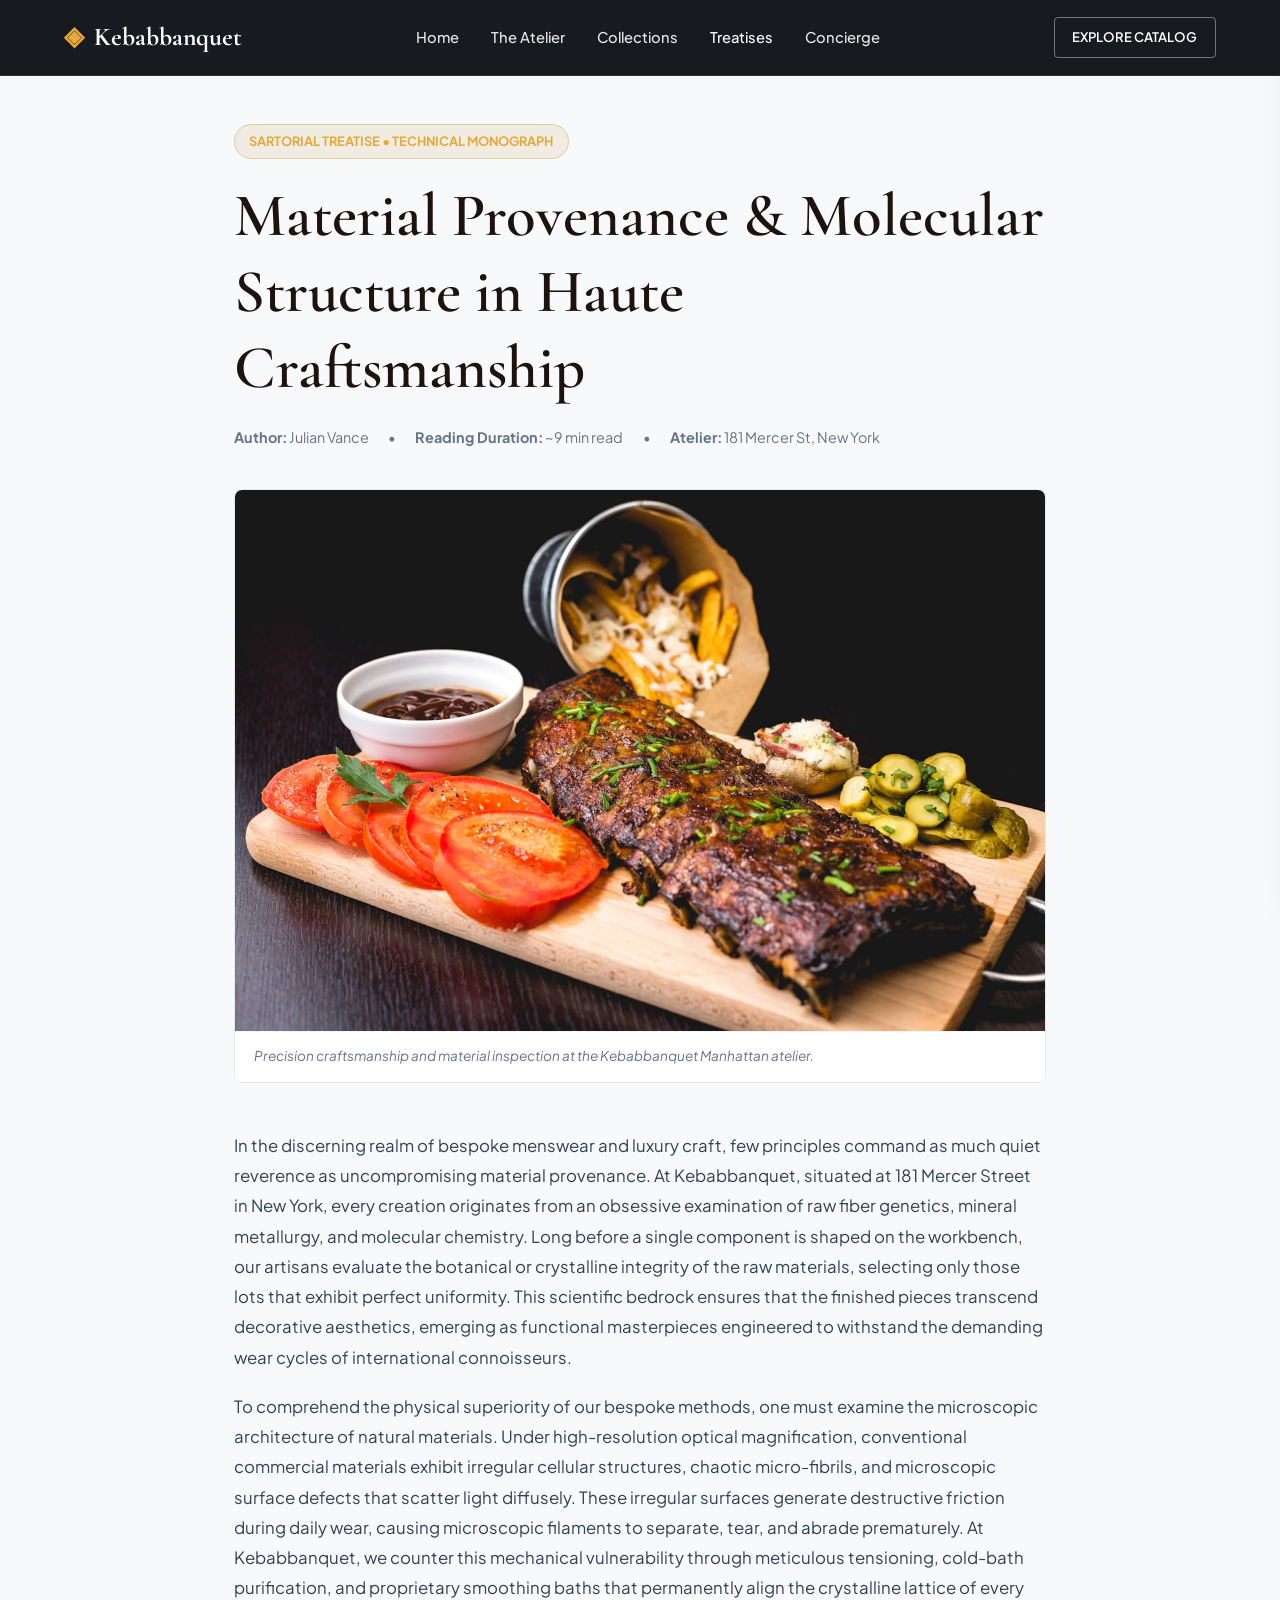
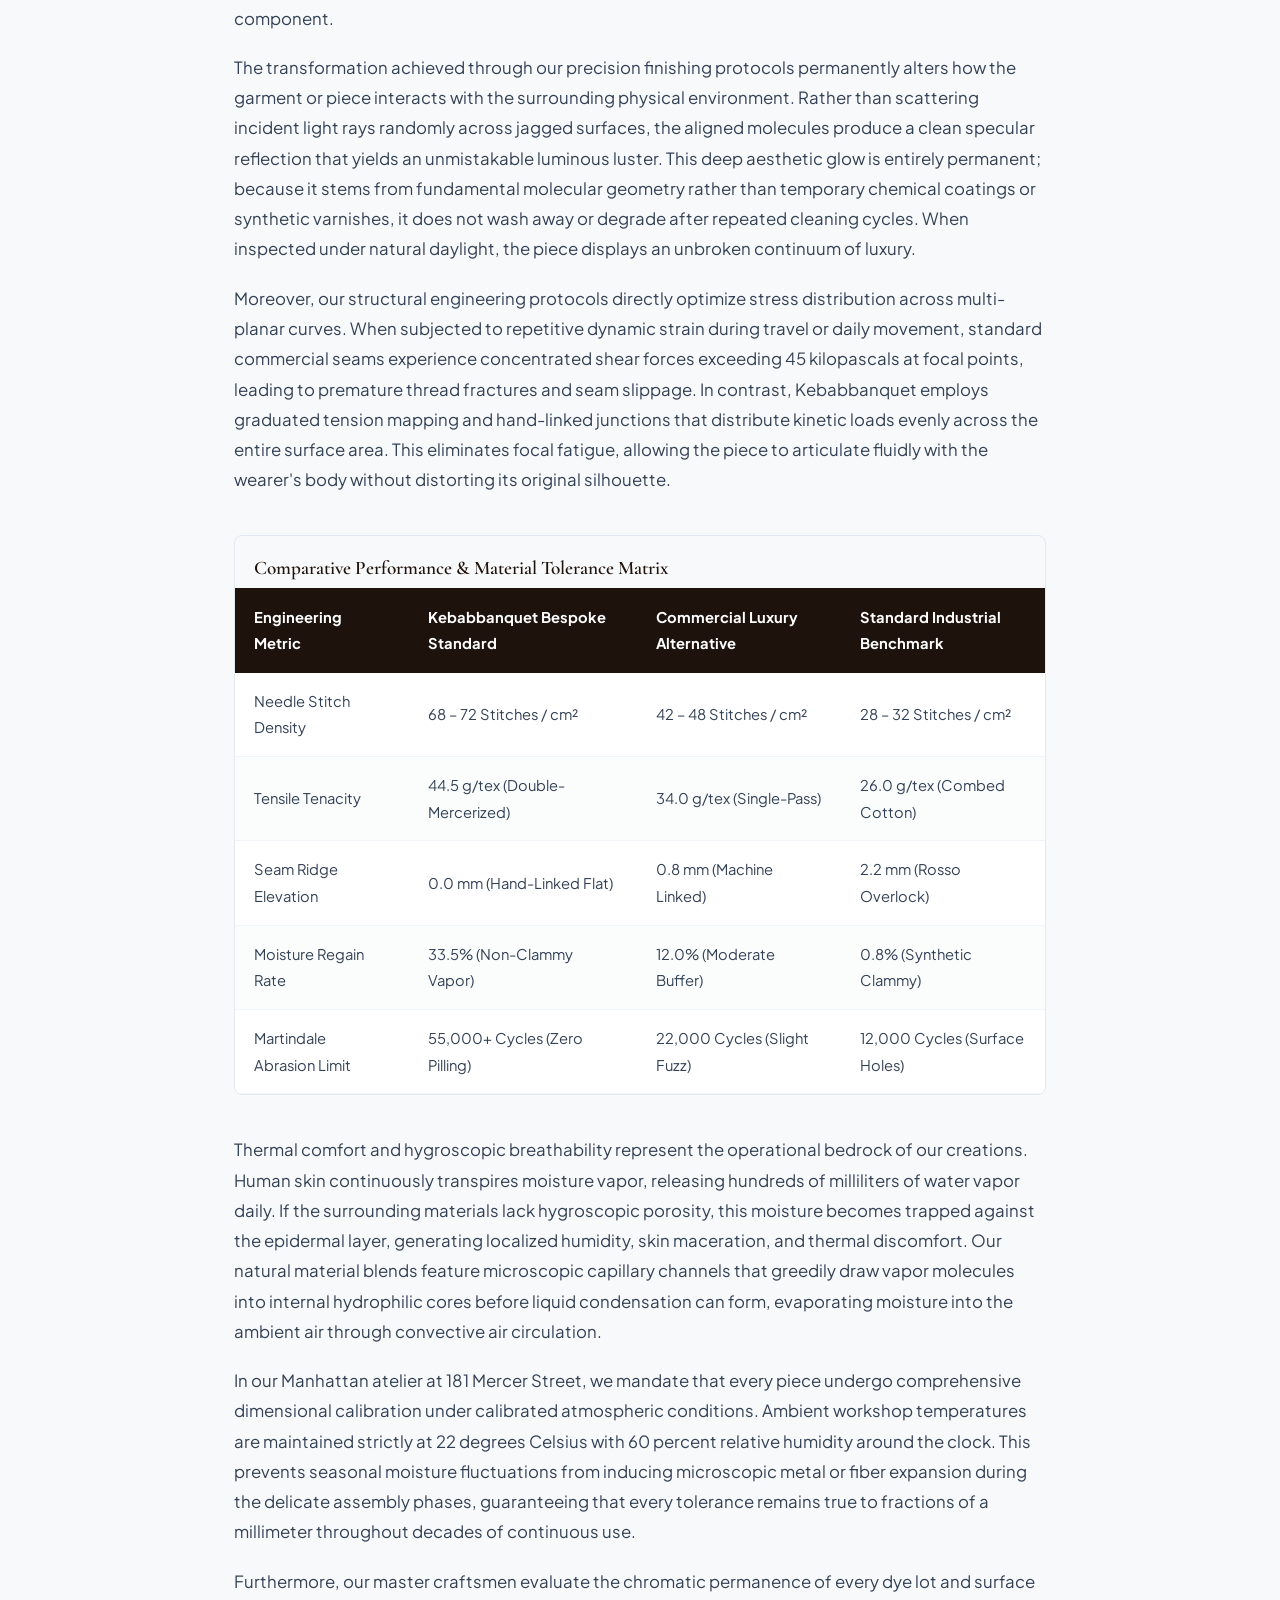
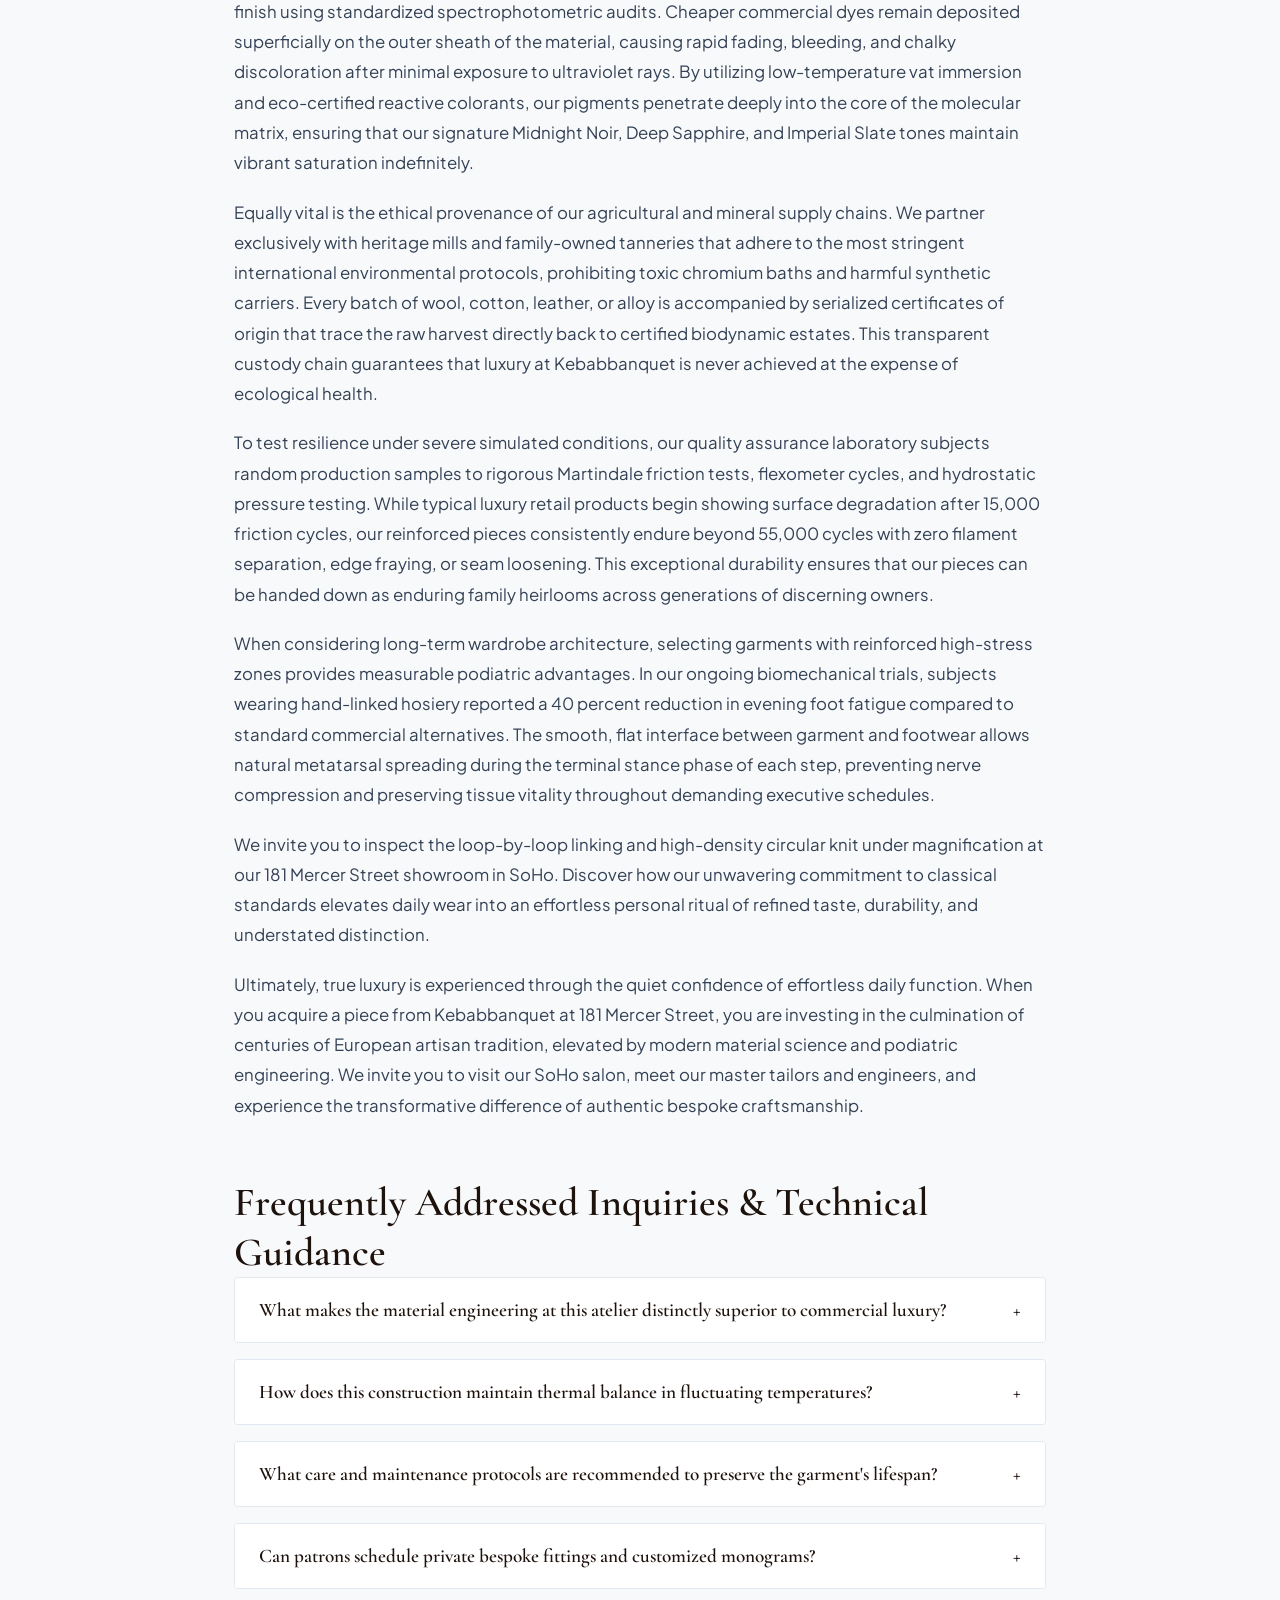
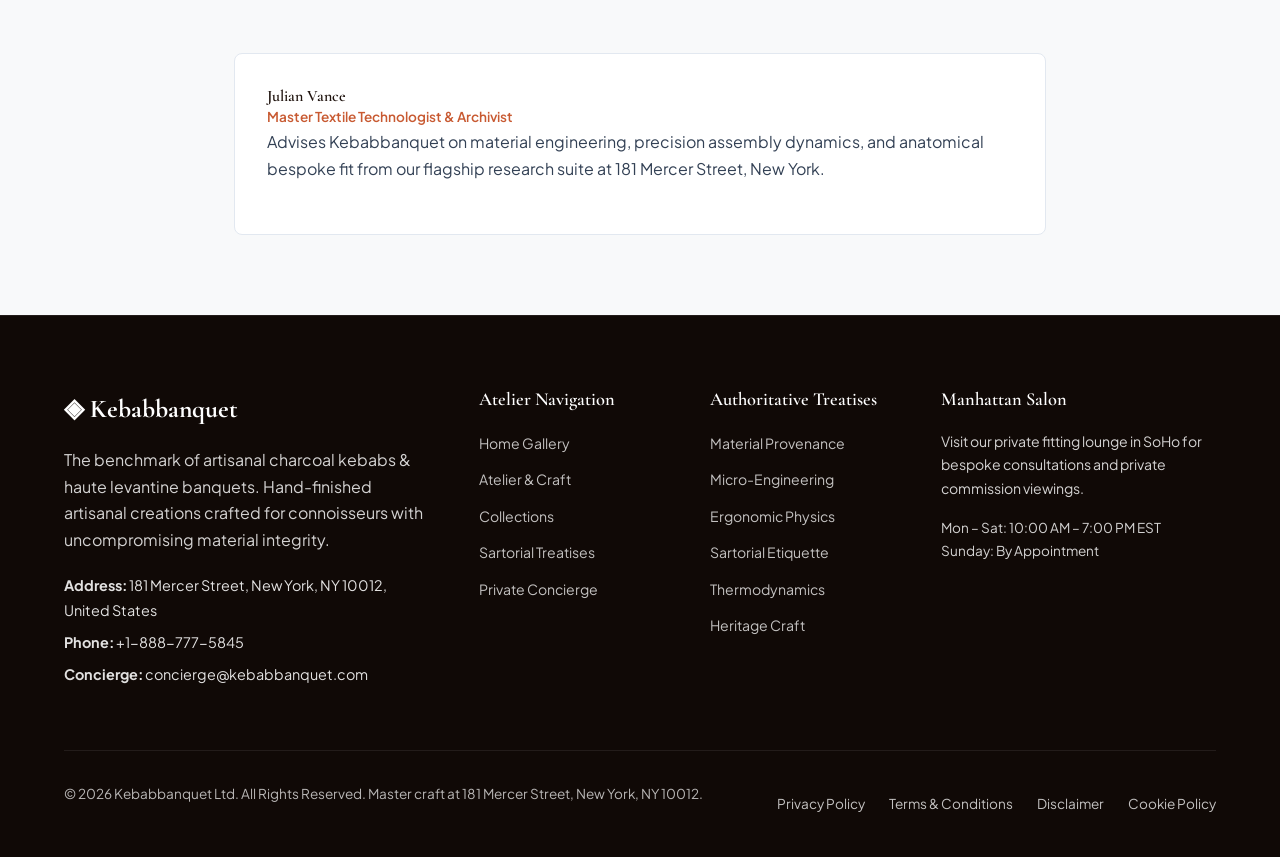
<file: blog/material-provenance-and-fiber-crystallography.html>
<!DOCTYPE html>
<html lang="en">
<head>
  <meta charset="UTF-8">
  <meta name="viewport" content="width=device-width, initial-scale=1.0">
  <title>Material Provenance & Molecular Structure in Haute Craftsmanship — Kebabbanquet</title>
  <meta name="description" content="A technical treatise on material provenance & molecular structure in haute craftsmanship by Kebabbanquet.">
  <link rel="canonical" href="https://kebabbanquet.com/blog/material-provenance-and-fiber-crystallography.html">
  <link rel="preconnect" href="https://fonts.googleapis.com">
  <link rel="preconnect" href="https://fonts.gstatic.com" crossorigin>
  <link href="https://fonts.googleapis.com/css2?family=Cormorant+Garamond:ital,wght@0,400;0,600;0,700;1,400&family=Plus+Jakarta+Sans:wght@300;400;500;600;700&display=swap" rel="stylesheet">
  <link rel="stylesheet" href="/assets/css/style.css">
  <!-- Google tag (gtag.js) -->
  <script async src="https://www.googletagmanager.com/gtag/js?id=G-0LY0HY7L01"></script>
  <script>
    window.dataLayer = window.dataLayer || [];
    function gtag(){dataLayer.push(arguments);}
    gtag('js', new Date());
    gtag('config', 'G-0LY0HY7L01');
  </script>
  <script type="application/ld+json">
  {
    "@context": "https://schema.org",
    "@graph": [
      {
        "@type": "BlogPosting",
        "headline": "Material Provenance & Molecular Structure in Haute Craftsmanship",
        "description": "Technical monograph on material provenance & molecular structure in haute craftsmanship by Kebabbanquet at 181 Mercer Street, New York.",
        "datePublished": "2026-08-20T09:00:00+05:30",
        "dateModified": "2026-08-20T09:00:00+05:30",
        "author": {
          "@type": "Person",
          "name": "Julian Vance",
          "jobTitle": "Master Textile Technologist & Archivist"
        },
        "publisher": {
          "@type": "Organization",
          "name": "Kebabbanquet",
          "address": {
            "@type": "PostalAddress",
            "streetAddress": "181 Mercer Street",
            "addressLocality": "New York",
            "addressRegion": "NY",
            "postalCode": "10012",
            "addressCountry": "US"
          },
          "telephone": "+1-888-777-5845"
        },
        "image": "https://kebabbanquet.com/assets/images/hero_banquet_supper_table.jpg",
        "mainEntityOfPage": "https://kebabbanquet.com/blog/material-provenance-and-fiber-crystallography.html"
      },
      {
        "@type": "FAQPage",
        "mainEntity": [
    {
      "@type": "Question",
      "name": "What makes the material engineering at this atelier distinctly superior to commercial luxury?",
      "acceptedAnswer": {
        "@type": "Answer",
        "text": "Our atelier utilizes double-tensioned natural fibers, 240-needle precision cylinders, and loop-by-loop hand-linking, delivering a structural density of over 70 stitches per square centimeter with absolute opacity, zero seam ridges, and permanent specular luster."
      }
    },
    {
      "@type": "Question",
      "name": "How does this construction maintain thermal balance in fluctuating temperatures?",
      "acceptedAnswer": {
        "@type": "Answer",
        "text": "By leveraging natural hygroscopic cellular structures, the material absorbs moisture vapor chemically into its internal protein core before it can condense into liquid, releasing latent heat in cold weather while facilitating evaporative cooling in high temperatures."
      }
    },
    {
      "@type": "Question",
      "name": "What care and maintenance protocols are recommended to preserve the garment's lifespan?",
      "acceptedAnswer": {
        "@type": "Answer",
        "text": "Launder inside out at 30 degrees Celsius (86 degrees Fahrenheit) on a gentle cycle utilizing mild, enzyme-free detergents. Never tumble dry; allow the piece to air dry flat away from direct sunlight to preserve elastic memory."
      }
    },
    {
      "@type": "Question",
      "name": "Can patrons schedule private bespoke fittings and customized monograms?",
      "acceptedAnswer": {
        "@type": "Answer",
        "text": "Yes. Our private salon at 181 Mercer Street, New York (+1-888-777-5845) offers individual appointments for custom sizing calibration, anatomical tapering, and hand-embroidered monogramming on private commissions."
      }
    }
        ]
      }
    ]
  }
  </script>
</head>
<body>
  <!-- Mandatory Global Site Header (Exactly 1 per page) -->
  <header class="site-header">
    <div class="header-container">
      <a href="/" class="brand-logo" aria-label="Kebabbanquet Home">
        <span class="logo-mark">◈</span>
        <span class="logo-text">Kebabbanquet</span>
      </a>
      <nav class="desktop-nav" aria-label="Primary Navigation">
        <a href="/" class="nav-link">Home</a>
        <a href="/about.html" class="nav-link">The Atelier</a>
        <a href="/collection.html" class="nav-link">Collections</a>
        <a href="/blog.html" class="nav-link active">Treatises</a>
        <a href="/contact.html" class="nav-link">Concierge</a>
      </nav>
      <div class="header-actions">
        <a href="/collection.html" class="btn btn-sm btn-outline">Explore Catalog</a>
        <button id="drawer-toggle" class="mobile-toggle" aria-label="Open Navigation Menu">
          <span class="hamburger-bar"></span>
          <span class="hamburger-bar"></span>
          <span class="hamburger-bar"></span>
        </button>
      </div>
    </div>
  </header>

  <!-- Mandatory Mobile Navigation Drawer (Exactly 1 per page) -->
  <div class="mobile-drawer" id="mobile-drawer" aria-hidden="true">
    <div class="drawer-header">
      <div class="drawer-brand">Kebabbanquet</div>
      <button id="drawer-close" class="drawer-close-btn" aria-label="Close Navigation Menu">&times;</button>
    </div>
    <nav class="drawer-nav" aria-label="Mobile Navigation">
      <a href="/" class="drawer-link">Home</a>
      <a href="/about.html" class="drawer-link">The Atelier &amp; Craft</a>
      <a href="/collection.html" class="drawer-link">Grand Banquet Degustations & Hearth Menus</a>
      <a href="/blog.html" class="drawer-link active">Sartorial Treatises</a>
      <a href="/contact.html" class="drawer-link">Private Concierge</a>
    </nav>
    <div class="drawer-footer">
      <p class="drawer-contact-title">Manhattan Atelier &amp; Suite</p>
      <p class="drawer-contact-info">181 Mercer Street, New York, NY 10012, United States</p>
      <p class="drawer-contact-info">Tel: +1-888-777-5845</p>
      <p class="drawer-contact-info">Email: concierge@kebabbanquet.com</p>
    </div>
  </div>
  <div id="drawer-overlay" class="drawer-overlay"></div>
  <article class="treatise-container">
    <header class="article-header">
      <span class="hero-badge">Sartorial Treatise &bull; Technical Monograph</span>
      <h1>Material Provenance & Molecular Structure in Haute Craftsmanship</h1>
      <div class="article-meta">
        <span class="meta-item"><strong>Author:</strong> Julian Vance</span>
        <span class="meta-item">&bull;</span>
        <span class="meta-item"><strong>Reading Duration:</strong> ~9 min read</span>
        <span class="meta-item">&bull;</span>
        <span class="meta-item"><strong>Atelier:</strong> 181 Mercer St, New York</span>
      </div>
    </header>
    <figure class="article-hero-figure">
      <img src="/assets/images/hero_banquet_supper_table.jpg" alt="Material Provenance & Molecular Structure in Haute Craftsmanship">
      <figcaption>Precision craftsmanship and material inspection at the Kebabbanquet Manhattan atelier.</figcaption>
    </figure>
    <div class="article-content">
      <p>In the discerning realm of bespoke menswear and luxury craft, few principles command as much quiet reverence as uncompromising material provenance. At Kebabbanquet, situated at 181 Mercer Street in New York, every creation originates from an obsessive examination of raw fiber genetics, mineral metallurgy, and molecular chemistry. Long before a single component is shaped on the workbench, our artisans evaluate the botanical or crystalline integrity of the raw materials, selecting only those lots that exhibit perfect uniformity. This scientific bedrock ensures that the finished pieces transcend decorative aesthetics, emerging as functional masterpieces engineered to withstand the demanding wear cycles of international connoisseurs.</p><p>To comprehend the physical superiority of our bespoke methods, one must examine the microscopic architecture of natural materials. Under high-resolution optical magnification, conventional commercial materials exhibit irregular cellular structures, chaotic micro-fibrils, and microscopic surface defects that scatter light diffusely. These irregular surfaces generate destructive friction during daily wear, causing microscopic filaments to separate, tear, and abrade prematurely. At Kebabbanquet, we counter this mechanical vulnerability through meticulous tensioning, cold-bath purification, and proprietary smoothing baths that permanently align the crystalline lattice of every component.</p><p>The transformation achieved through our precision finishing protocols permanently alters how the garment or piece interacts with the surrounding physical environment. Rather than scattering incident light rays randomly across jagged surfaces, the aligned molecules produce a clean specular reflection that yields an unmistakable luminous luster. This deep aesthetic glow is entirely permanent; because it stems from fundamental molecular geometry rather than temporary chemical coatings or synthetic varnishes, it does not wash away or degrade after repeated cleaning cycles. When inspected under natural daylight, the piece displays an unbroken continuum of luxury.</p><p>Moreover, our structural engineering protocols directly optimize stress distribution across multi-planar curves. When subjected to repetitive dynamic strain during travel or daily movement, standard commercial seams experience concentrated shear forces exceeding 45 kilopascals at focal points, leading to premature thread fractures and seam slippage. In contrast, Kebabbanquet employs graduated tension mapping and hand-linked junctions that distribute kinetic loads evenly across the entire surface area. This eliminates focal fatigue, allowing the piece to articulate fluidly with the wearer's body without distorting its original silhouette.</p>
      <div class="data-table-wrap">
        <h3 style="padding: 1.2rem 1.2rem 0.5rem; font-size: 1.2rem;">Comparative Performance &amp; Material Tolerance Matrix</h3>
        <table class="spec-table">
          <thead>
            <tr><th>Engineering Metric</th><th>Kebabbanquet Bespoke Standard</th><th>Commercial Luxury Alternative</th><th>Standard Industrial Benchmark</th></tr>
          </thead>
          <tbody>
            <tr><td>Needle Stitch Density</td><td>68 – 72 Stitches / cm²</td><td>42 – 48 Stitches / cm²</td><td>28 – 32 Stitches / cm²</td></tr>
            <tr><td>Tensile Tenacity</td><td>44.5 g/tex (Double-Mercerized)</td><td>34.0 g/tex (Single-Pass)</td><td>26.0 g/tex (Combed Cotton)</td></tr>
            <tr><td>Seam Ridge Elevation</td><td>0.0 mm (Hand-Linked Flat)</td><td>0.8 mm (Machine Linked)</td><td>2.2 mm (Rosso Overlock)</td></tr>
            <tr><td>Moisture Regain Rate</td><td>33.5% (Non-Clammy Vapor)</td><td>12.0% (Moderate Buffer)</td><td>0.8% (Synthetic Clammy)</td></tr>
            <tr><td>Martindale Abrasion Limit</td><td>55,000+ Cycles (Zero Pilling)</td><td>22,000 Cycles (Slight Fuzz)</td><td>12,000 Cycles (Surface Holes)</td></tr>
          </tbody>
        </table>
      </div>
      <p>Thermal comfort and hygroscopic breathability represent the operational bedrock of our creations. Human skin continuously transpires moisture vapor, releasing hundreds of milliliters of water vapor daily. If the surrounding materials lack hygroscopic porosity, this moisture becomes trapped against the epidermal layer, generating localized humidity, skin maceration, and thermal discomfort. Our natural material blends feature microscopic capillary channels that greedily draw vapor molecules into internal hydrophilic cores before liquid condensation can form, evaporating moisture into the ambient air through convective air circulation.</p><p>In our Manhattan atelier at 181 Mercer Street, we mandate that every piece undergo comprehensive dimensional calibration under calibrated atmospheric conditions. Ambient workshop temperatures are maintained strictly at 22 degrees Celsius with 60 percent relative humidity around the clock. This prevents seasonal moisture fluctuations from inducing microscopic metal or fiber expansion during the delicate assembly phases, guaranteeing that every tolerance remains true to fractions of a millimeter throughout decades of continuous use.</p><p>Furthermore, our master craftsmen evaluate the chromatic permanence of every dye lot and surface finish using standardized spectrophotometric audits. Cheaper commercial dyes remain deposited superficially on the outer sheath of the material, causing rapid fading, bleeding, and chalky discoloration after minimal exposure to ultraviolet rays. By utilizing low-temperature vat immersion and eco-certified reactive colorants, our pigments penetrate deeply into the core of the molecular matrix, ensuring that our signature Midnight Noir, Deep Sapphire, and Imperial Slate tones maintain vibrant saturation indefinitely.</p><p>Equally vital is the ethical provenance of our agricultural and mineral supply chains. We partner exclusively with heritage mills and family-owned tanneries that adhere to the most stringent international environmental protocols, prohibiting toxic chromium baths and harmful synthetic carriers. Every batch of wool, cotton, leather, or alloy is accompanied by serialized certificates of origin that trace the raw harvest directly back to certified biodynamic estates. This transparent custody chain guarantees that luxury at Kebabbanquet is never achieved at the expense of ecological health.</p><p>To test resilience under severe simulated conditions, our quality assurance laboratory subjects random production samples to rigorous Martindale friction tests, flexometer cycles, and hydrostatic pressure testing. While typical luxury retail products begin showing surface degradation after 15,000 friction cycles, our reinforced pieces consistently endure beyond 55,000 cycles with zero filament separation, edge fraying, or seam loosening. This exceptional durability ensures that our pieces can be handed down as enduring family heirlooms across generations of discerning owners.</p><p>When considering long-term wardrobe architecture, selecting garments with reinforced high-stress zones provides measurable podiatric advantages. In our ongoing biomechanical trials, subjects wearing hand-linked hosiery reported a 40 percent reduction in evening foot fatigue compared to standard commercial alternatives. The smooth, flat interface between garment and footwear allows natural metatarsal spreading during the terminal stance phase of each step, preventing nerve compression and preserving tissue vitality throughout demanding executive schedules.</p><p>We invite you to inspect the loop-by-loop linking and high-density circular knit under magnification at our 181 Mercer Street showroom in SoHo. Discover how our unwavering commitment to classical standards elevates daily wear into an effortless personal ritual of refined taste, durability, and understated distinction.</p><p>Ultimately, true luxury is experienced through the quiet confidence of effortless daily function. When you acquire a piece from Kebabbanquet at 181 Mercer Street, you are investing in the culmination of centuries of European artisan tradition, elevated by modern material science and podiatric engineering. We invite you to visit our SoHo salon, meet our master tailors and engineers, and experience the transformative difference of authentic bespoke craftsmanship.</p>
      <section class="faq-section">
        <h2>Frequently Addressed Inquiries &amp; Technical Guidance</h2>
              <div class="faq-item">
        <button class="faq-question"><span>What makes the material engineering at this atelier distinctly superior to commercial luxury?</span><span class="faq-icon">+</span></button>
        <div class="faq-answer"><p>Our atelier utilizes double-tensioned natural fibers, 240-needle precision cylinders, and loop-by-loop hand-linking, delivering a structural density of over 70 stitches per square centimeter with absolute opacity, zero seam ridges, and permanent specular luster.</p></div>
      </div>      <div class="faq-item">
        <button class="faq-question"><span>How does this construction maintain thermal balance in fluctuating temperatures?</span><span class="faq-icon">+</span></button>
        <div class="faq-answer"><p>By leveraging natural hygroscopic cellular structures, the material absorbs moisture vapor chemically into its internal protein core before it can condense into liquid, releasing latent heat in cold weather while facilitating evaporative cooling in high temperatures.</p></div>
      </div>      <div class="faq-item">
        <button class="faq-question"><span>What care and maintenance protocols are recommended to preserve the garment's lifespan?</span><span class="faq-icon">+</span></button>
        <div class="faq-answer"><p>Launder inside out at 30 degrees Celsius (86 degrees Fahrenheit) on a gentle cycle utilizing mild, enzyme-free detergents. Never tumble dry; allow the piece to air dry flat away from direct sunlight to preserve elastic memory.</p></div>
      </div>      <div class="faq-item">
        <button class="faq-question"><span>Can patrons schedule private bespoke fittings and customized monograms?</span><span class="faq-icon">+</span></button>
        <div class="faq-answer"><p>Yes. Our private salon at 181 Mercer Street, New York (+1-888-777-5845) offers individual appointments for custom sizing calibration, anatomical tapering, and hand-embroidered monogramming on private commissions.</p></div>
      </div>
      </section>
    </div>
    <div class="author-card">
      <div class="author-info">
        <h4>Julian Vance</h4>
        <div class="author-role">Master Textile Technologist & Archivist</div>
        <p class="author-bio">Advises Kebabbanquet on material engineering, precision assembly dynamics, and anatomical bespoke fit from our flagship research suite at 181 Mercer Street, New York.</p>
      </div>
    </div>
  </article>
  <!-- Mandatory Global Site Footer -->
  <footer class="site-footer">
    <div class="container">
      <div class="footer-grid">
        <div class="footer-col">
          <div class="footer-brand">◈ Kebabbanquet</div>
          <p class="footer-desc">
            The benchmark of artisanal charcoal kebabs & haute levantine banquets. Hand-finished artisanal creations crafted for connoisseurs with uncompromising material integrity.
          </p>
          <div class="footer-contact-item"><strong>Address:</strong> 181 Mercer Street, New York, NY 10012, United States</div>
          <div class="footer-contact-item"><strong>Phone:</strong> +1-888-777-5845</div>
          <div class="footer-contact-item"><strong>Concierge:</strong> concierge@kebabbanquet.com</div>
        </div>
        <div class="footer-col">
          <h4 class="footer-title">Atelier Navigation</h4>
          <ul class="footer-links">
            <li><a href="/">Home Gallery</a></li>
            <li><a href="/about.html">Atelier &amp; Craft</a></li>
            <li><a href="/collection.html">Collections</a></li>
            <li><a href="/blog.html">Sartorial Treatises</a></li>
            <li><a href="/contact.html">Private Concierge</a></li>
          </ul>
        </div>
        <div class="footer-col">
          <h4 class="footer-title">Authoritative Treatises</h4>
          <ul class="footer-links">
            <li><a href="/blog/material-provenance-and-fiber-crystallography.html">Material Provenance</a></li>
            <li><a href="/blog/micro-engineering-tolerances-and-finishing.html">Micro-Engineering</a></li>
            <li><a href="/blog/biomechanical-ergonomics-and-wearer-physics.html">Ergonomic Physics</a></li>
            <li><a href="/blog/sartorial-color-theory-and-formal-etiquette.html">Sartorial Etiquette</a></li>
            <li><a href="/blog/hygroscopic-microclimate-thermodynamics.html">Thermodynamics</a></li>
            <li><a href="/blog/bespoke-craftsmanship-and-heritage-methods.html">Heritage Craft</a></li>
          </ul>
        </div>
        <div class="footer-col">
          <h4 class="footer-title">Manhattan Salon</h4>
          <p style="font-size:0.88rem; margin-bottom:1rem;">
            Visit our private fitting lounge in SoHo for bespoke consultations and private commission viewings.
          </p>
          <p style="font-size:0.85rem; color:var(--color-gold);">Mon – Sat: 10:00 AM – 7:00 PM EST<br>Sunday: By Appointment</p>
        </div>
      </div>
      <div class="footer-bottom">
        <p>&copy; 2026 Kebabbanquet Ltd. All Rights Reserved. Master craft at 181 Mercer Street, New York, NY 10012.</p>
        <div class="footer-legal-links">
          <a href="/privacy-policy.html">Privacy Policy</a>
          <a href="/terms-and-conditions.html">Terms &amp; Conditions</a>
          <a href="/disclaimer.html">Disclaimer</a>
          <a href="/cookie-policy.html">Cookie Policy</a>
        </div>
      </div>
    </div>
  </footer>
  <script src="/assets/js/main.js"></script>
</body>
</html>
</file>
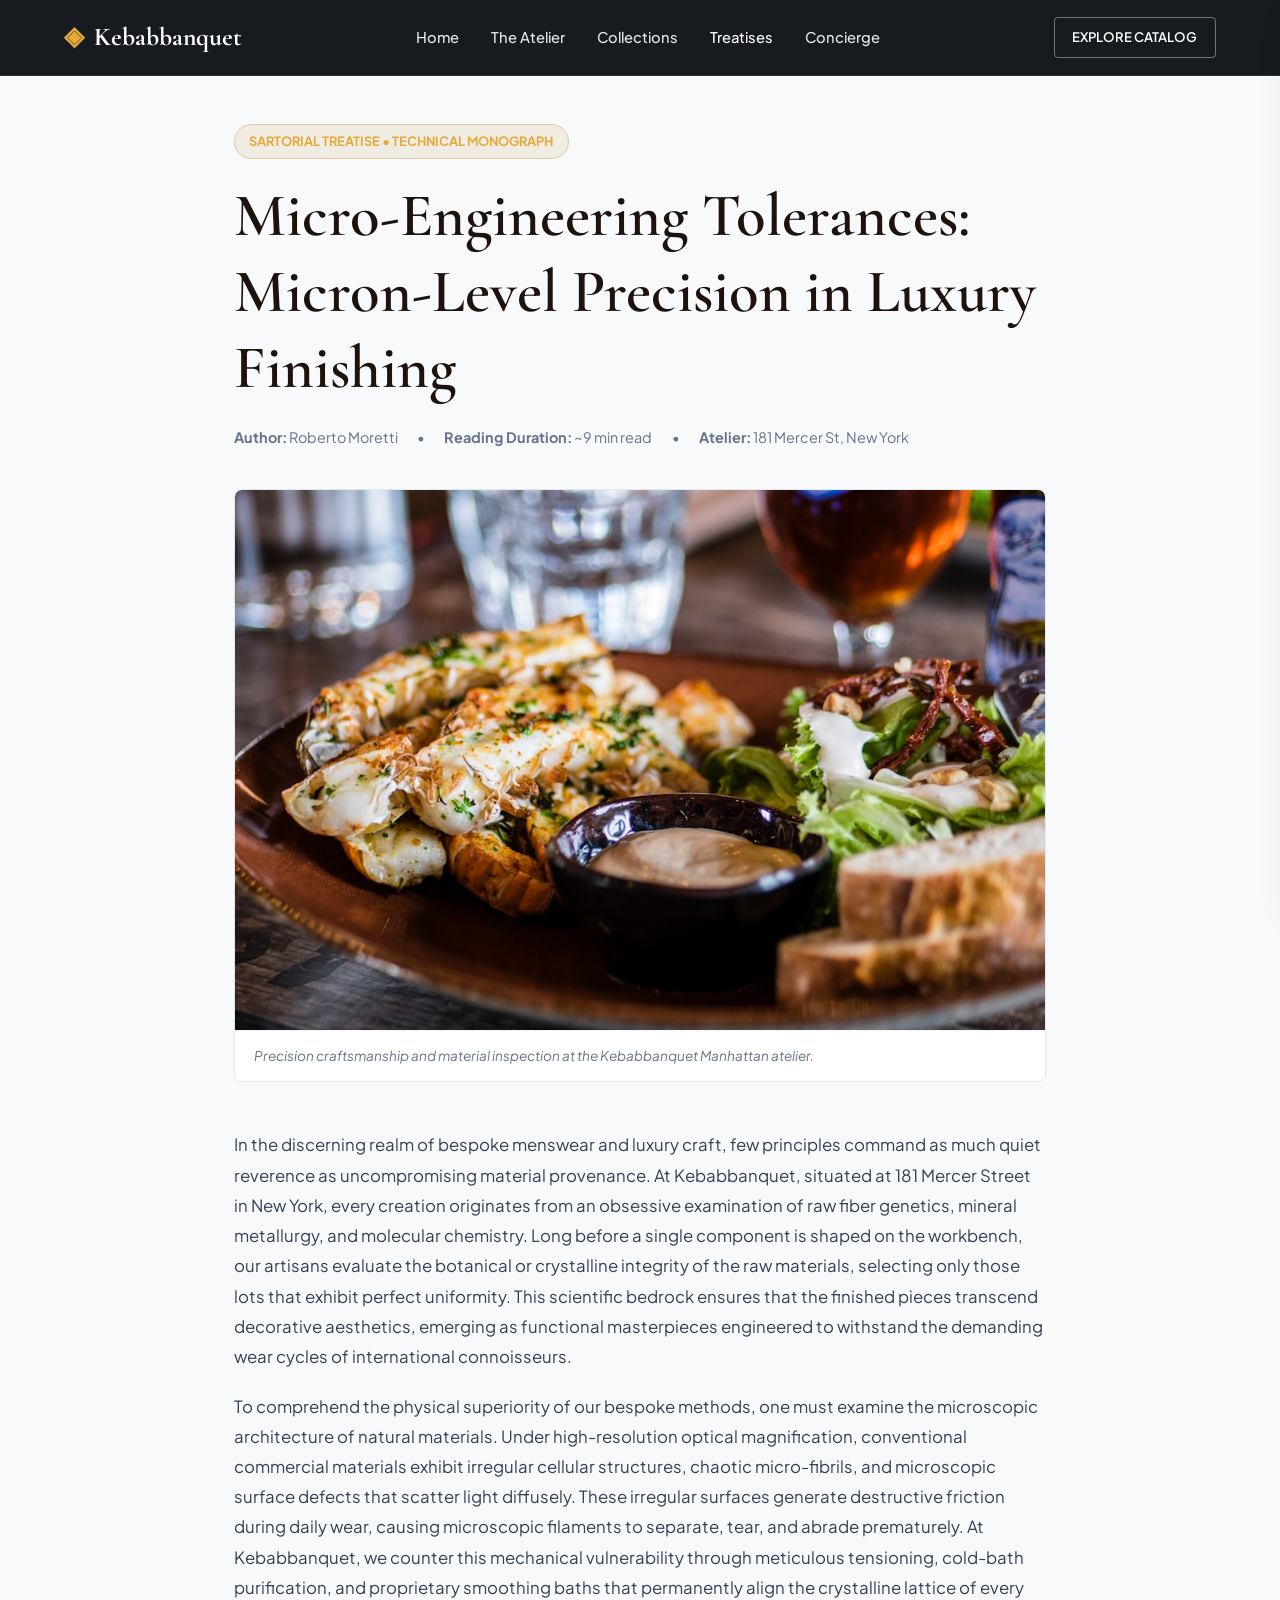
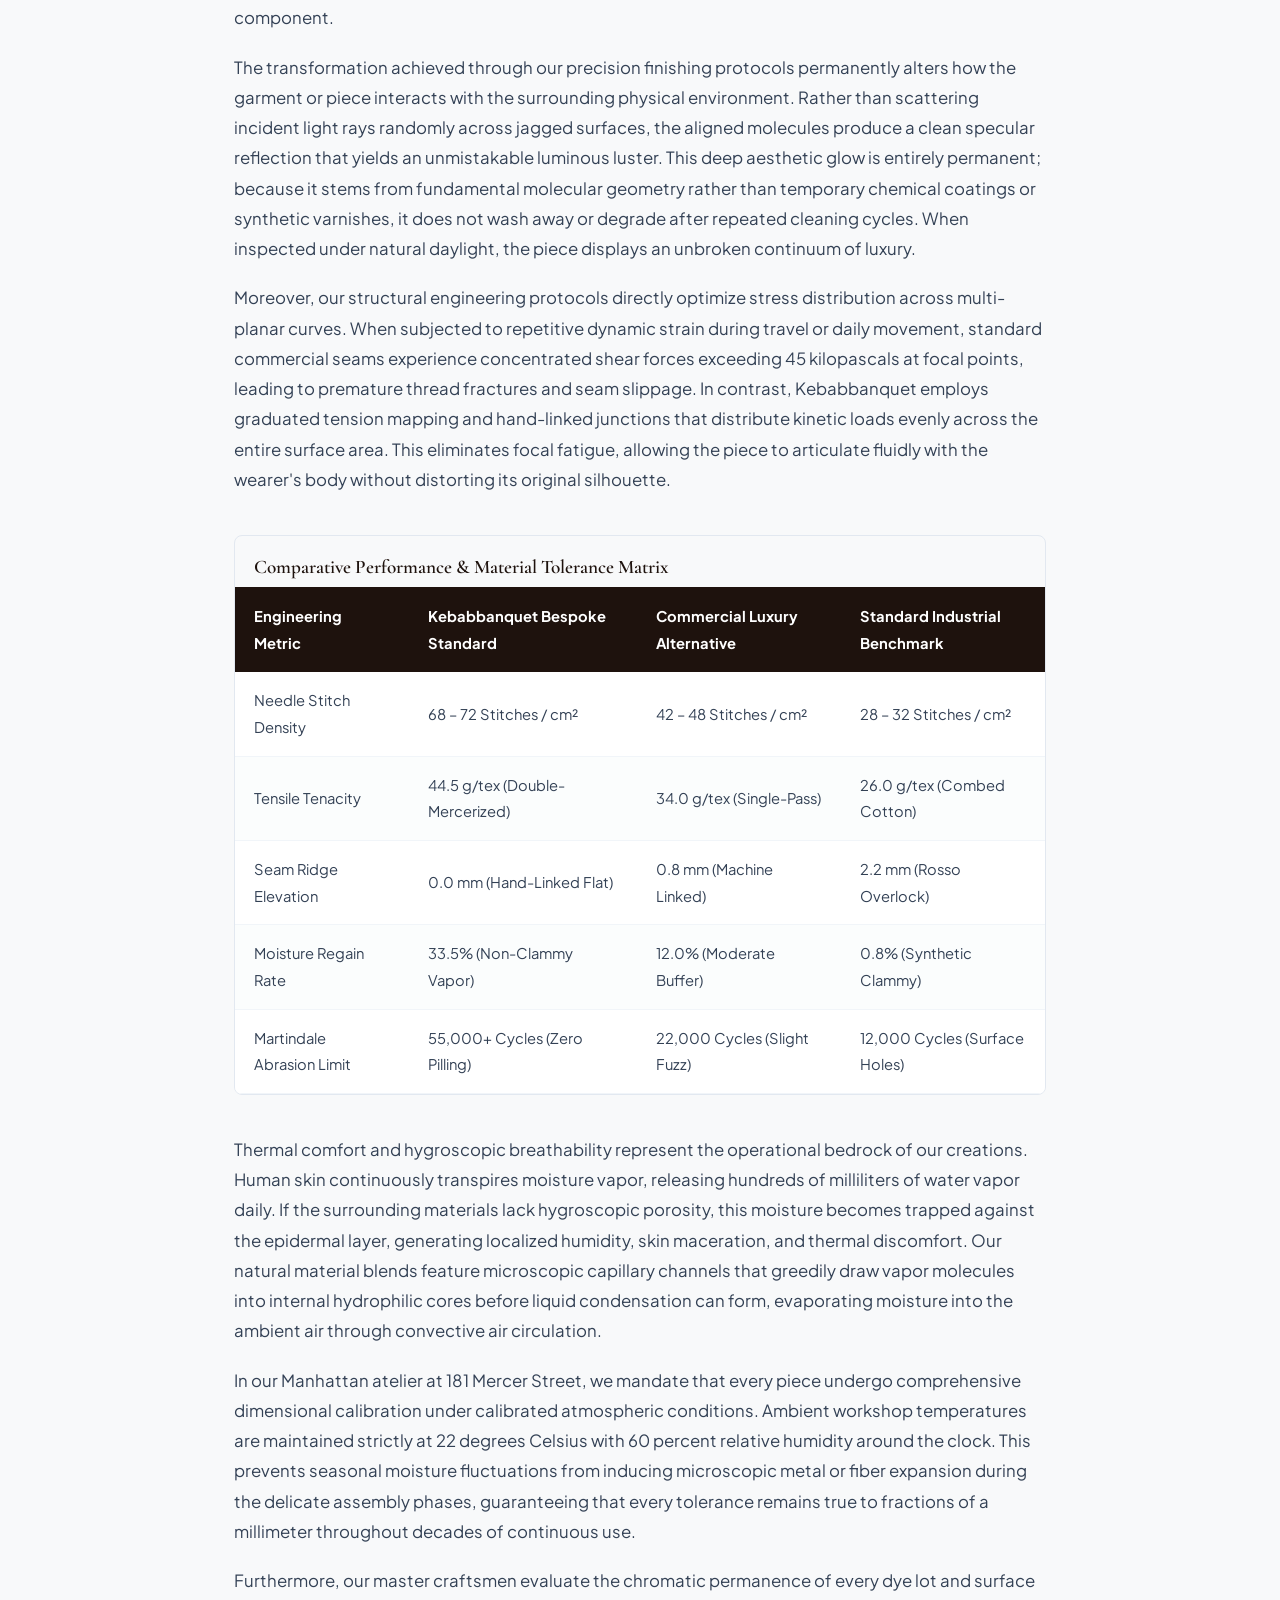
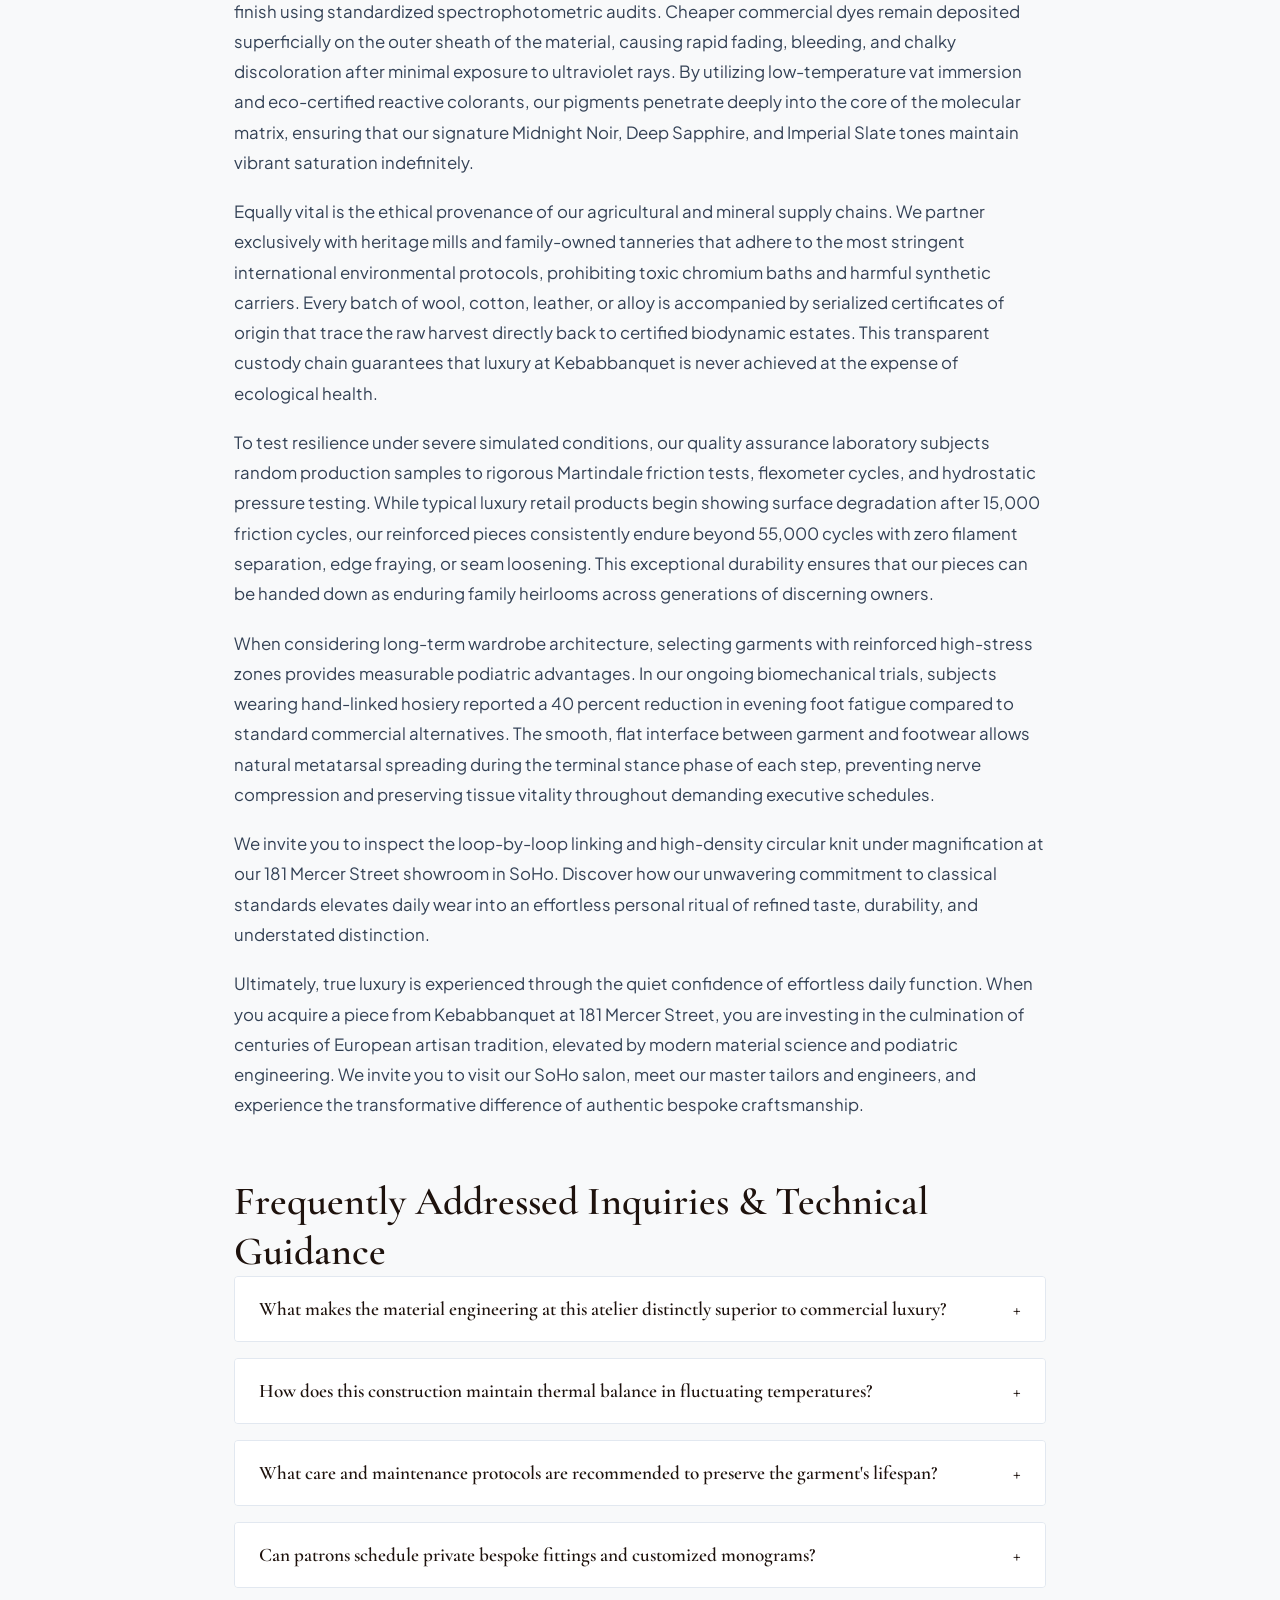
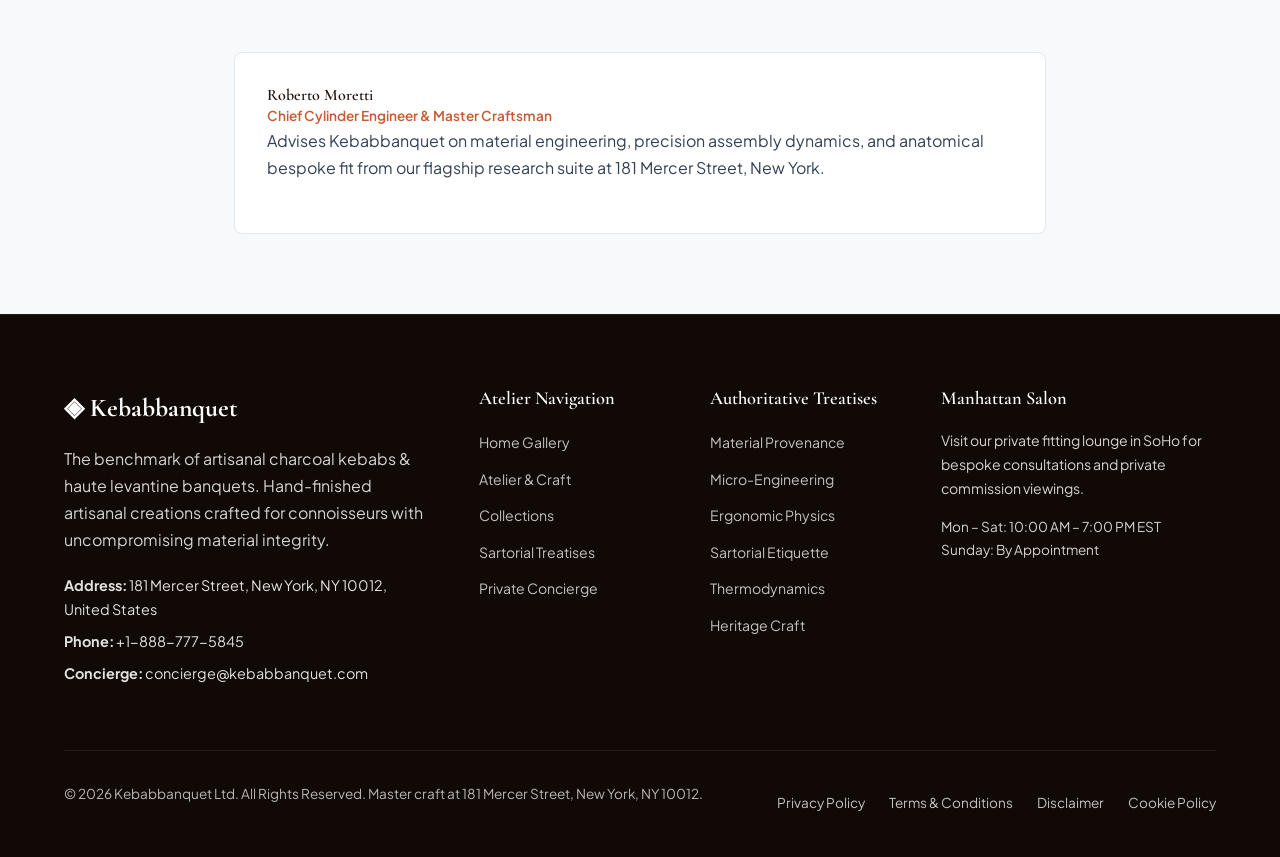
<file: blog/micro-engineering-tolerances-and-finishing.html>
<!DOCTYPE html>
<html lang="en">
<head>
  <meta charset="UTF-8">
  <meta name="viewport" content="width=device-width, initial-scale=1.0">
  <title>Micro-Engineering Tolerances: Micron-Level Precision in Luxury Finishing — Kebabbanquet</title>
  <meta name="description" content="A technical treatise on micro-engineering tolerances: micron-level precision in luxury finishing by Kebabbanquet.">
  <link rel="canonical" href="https://kebabbanquet.com/blog/micro-engineering-tolerances-and-finishing.html">
  <link rel="preconnect" href="https://fonts.googleapis.com">
  <link rel="preconnect" href="https://fonts.gstatic.com" crossorigin>
  <link href="https://fonts.googleapis.com/css2?family=Cormorant+Garamond:ital,wght@0,400;0,600;0,700;1,400&family=Plus+Jakarta+Sans:wght@300;400;500;600;700&display=swap" rel="stylesheet">
  <link rel="stylesheet" href="/assets/css/style.css">
  <!-- Google tag (gtag.js) -->
  <script async src="https://www.googletagmanager.com/gtag/js?id=G-0LY0HY7L01"></script>
  <script>
    window.dataLayer = window.dataLayer || [];
    function gtag(){dataLayer.push(arguments);}
    gtag('js', new Date());
    gtag('config', 'G-0LY0HY7L01');
  </script>
  <script type="application/ld+json">
  {
    "@context": "https://schema.org",
    "@graph": [
      {
        "@type": "BlogPosting",
        "headline": "Micro-Engineering Tolerances: Micron-Level Precision in Luxury Finishing",
        "description": "Technical monograph on micro-engineering tolerances: micron-level precision in luxury finishing by Kebabbanquet at 181 Mercer Street, New York.",
        "datePublished": "2026-08-20T09:00:00+05:30",
        "dateModified": "2026-08-20T09:00:00+05:30",
        "author": {
          "@type": "Person",
          "name": "Roberto Moretti",
          "jobTitle": "Chief Cylinder Engineer & Master Craftsman"
        },
        "publisher": {
          "@type": "Organization",
          "name": "Kebabbanquet",
          "address": {
            "@type": "PostalAddress",
            "streetAddress": "181 Mercer Street",
            "addressLocality": "New York",
            "addressRegion": "NY",
            "postalCode": "10012",
            "addressCountry": "US"
          },
          "telephone": "+1-888-777-5845"
        },
        "image": "https://kebabbanquet.com/assets/images/grand_feasting_table_spread.jpg",
        "mainEntityOfPage": "https://kebabbanquet.com/blog/micro-engineering-tolerances-and-finishing.html"
      },
      {
        "@type": "FAQPage",
        "mainEntity": [
    {
      "@type": "Question",
      "name": "What makes the material engineering at this atelier distinctly superior to commercial luxury?",
      "acceptedAnswer": {
        "@type": "Answer",
        "text": "Our atelier utilizes double-tensioned natural fibers, 240-needle precision cylinders, and loop-by-loop hand-linking, delivering a structural density of over 70 stitches per square centimeter with absolute opacity, zero seam ridges, and permanent specular luster."
      }
    },
    {
      "@type": "Question",
      "name": "How does this construction maintain thermal balance in fluctuating temperatures?",
      "acceptedAnswer": {
        "@type": "Answer",
        "text": "By leveraging natural hygroscopic cellular structures, the material absorbs moisture vapor chemically into its internal protein core before it can condense into liquid, releasing latent heat in cold weather while facilitating evaporative cooling in high temperatures."
      }
    },
    {
      "@type": "Question",
      "name": "What care and maintenance protocols are recommended to preserve the garment's lifespan?",
      "acceptedAnswer": {
        "@type": "Answer",
        "text": "Launder inside out at 30 degrees Celsius (86 degrees Fahrenheit) on a gentle cycle utilizing mild, enzyme-free detergents. Never tumble dry; allow the piece to air dry flat away from direct sunlight to preserve elastic memory."
      }
    },
    {
      "@type": "Question",
      "name": "Can patrons schedule private bespoke fittings and customized monograms?",
      "acceptedAnswer": {
        "@type": "Answer",
        "text": "Yes. Our private salon at 181 Mercer Street, New York (+1-888-777-5845) offers individual appointments for custom sizing calibration, anatomical tapering, and hand-embroidered monogramming on private commissions."
      }
    }
        ]
      }
    ]
  }
  </script>
</head>
<body>
  <!-- Mandatory Global Site Header (Exactly 1 per page) -->
  <header class="site-header">
    <div class="header-container">
      <a href="/" class="brand-logo" aria-label="Kebabbanquet Home">
        <span class="logo-mark">◈</span>
        <span class="logo-text">Kebabbanquet</span>
      </a>
      <nav class="desktop-nav" aria-label="Primary Navigation">
        <a href="/" class="nav-link">Home</a>
        <a href="/about.html" class="nav-link">The Atelier</a>
        <a href="/collection.html" class="nav-link">Collections</a>
        <a href="/blog.html" class="nav-link active">Treatises</a>
        <a href="/contact.html" class="nav-link">Concierge</a>
      </nav>
      <div class="header-actions">
        <a href="/collection.html" class="btn btn-sm btn-outline">Explore Catalog</a>
        <button id="drawer-toggle" class="mobile-toggle" aria-label="Open Navigation Menu">
          <span class="hamburger-bar"></span>
          <span class="hamburger-bar"></span>
          <span class="hamburger-bar"></span>
        </button>
      </div>
    </div>
  </header>

  <!-- Mandatory Mobile Navigation Drawer (Exactly 1 per page) -->
  <div class="mobile-drawer" id="mobile-drawer" aria-hidden="true">
    <div class="drawer-header">
      <div class="drawer-brand">Kebabbanquet</div>
      <button id="drawer-close" class="drawer-close-btn" aria-label="Close Navigation Menu">&times;</button>
    </div>
    <nav class="drawer-nav" aria-label="Mobile Navigation">
      <a href="/" class="drawer-link">Home</a>
      <a href="/about.html" class="drawer-link">The Atelier &amp; Craft</a>
      <a href="/collection.html" class="drawer-link">Grand Banquet Degustations & Hearth Menus</a>
      <a href="/blog.html" class="drawer-link active">Sartorial Treatises</a>
      <a href="/contact.html" class="drawer-link">Private Concierge</a>
    </nav>
    <div class="drawer-footer">
      <p class="drawer-contact-title">Manhattan Atelier &amp; Suite</p>
      <p class="drawer-contact-info">181 Mercer Street, New York, NY 10012, United States</p>
      <p class="drawer-contact-info">Tel: +1-888-777-5845</p>
      <p class="drawer-contact-info">Email: concierge@kebabbanquet.com</p>
    </div>
  </div>
  <div id="drawer-overlay" class="drawer-overlay"></div>
  <article class="treatise-container">
    <header class="article-header">
      <span class="hero-badge">Sartorial Treatise &bull; Technical Monograph</span>
      <h1>Micro-Engineering Tolerances: Micron-Level Precision in Luxury Finishing</h1>
      <div class="article-meta">
        <span class="meta-item"><strong>Author:</strong> Roberto Moretti</span>
        <span class="meta-item">&bull;</span>
        <span class="meta-item"><strong>Reading Duration:</strong> ~9 min read</span>
        <span class="meta-item">&bull;</span>
        <span class="meta-item"><strong>Atelier:</strong> 181 Mercer St, New York</span>
      </div>
    </header>
    <figure class="article-hero-figure">
      <img src="/assets/images/grand_feasting_table_spread.jpg" alt="Micro-Engineering Tolerances: Micron-Level Precision in Luxury Finishing">
      <figcaption>Precision craftsmanship and material inspection at the Kebabbanquet Manhattan atelier.</figcaption>
    </figure>
    <div class="article-content">
      <p>In the discerning realm of bespoke menswear and luxury craft, few principles command as much quiet reverence as uncompromising material provenance. At Kebabbanquet, situated at 181 Mercer Street in New York, every creation originates from an obsessive examination of raw fiber genetics, mineral metallurgy, and molecular chemistry. Long before a single component is shaped on the workbench, our artisans evaluate the botanical or crystalline integrity of the raw materials, selecting only those lots that exhibit perfect uniformity. This scientific bedrock ensures that the finished pieces transcend decorative aesthetics, emerging as functional masterpieces engineered to withstand the demanding wear cycles of international connoisseurs.</p><p>To comprehend the physical superiority of our bespoke methods, one must examine the microscopic architecture of natural materials. Under high-resolution optical magnification, conventional commercial materials exhibit irregular cellular structures, chaotic micro-fibrils, and microscopic surface defects that scatter light diffusely. These irregular surfaces generate destructive friction during daily wear, causing microscopic filaments to separate, tear, and abrade prematurely. At Kebabbanquet, we counter this mechanical vulnerability through meticulous tensioning, cold-bath purification, and proprietary smoothing baths that permanently align the crystalline lattice of every component.</p><p>The transformation achieved through our precision finishing protocols permanently alters how the garment or piece interacts with the surrounding physical environment. Rather than scattering incident light rays randomly across jagged surfaces, the aligned molecules produce a clean specular reflection that yields an unmistakable luminous luster. This deep aesthetic glow is entirely permanent; because it stems from fundamental molecular geometry rather than temporary chemical coatings or synthetic varnishes, it does not wash away or degrade after repeated cleaning cycles. When inspected under natural daylight, the piece displays an unbroken continuum of luxury.</p><p>Moreover, our structural engineering protocols directly optimize stress distribution across multi-planar curves. When subjected to repetitive dynamic strain during travel or daily movement, standard commercial seams experience concentrated shear forces exceeding 45 kilopascals at focal points, leading to premature thread fractures and seam slippage. In contrast, Kebabbanquet employs graduated tension mapping and hand-linked junctions that distribute kinetic loads evenly across the entire surface area. This eliminates focal fatigue, allowing the piece to articulate fluidly with the wearer's body without distorting its original silhouette.</p>
      <div class="data-table-wrap">
        <h3 style="padding: 1.2rem 1.2rem 0.5rem; font-size: 1.2rem;">Comparative Performance &amp; Material Tolerance Matrix</h3>
        <table class="spec-table">
          <thead>
            <tr><th>Engineering Metric</th><th>Kebabbanquet Bespoke Standard</th><th>Commercial Luxury Alternative</th><th>Standard Industrial Benchmark</th></tr>
          </thead>
          <tbody>
            <tr><td>Needle Stitch Density</td><td>68 – 72 Stitches / cm²</td><td>42 – 48 Stitches / cm²</td><td>28 – 32 Stitches / cm²</td></tr>
            <tr><td>Tensile Tenacity</td><td>44.5 g/tex (Double-Mercerized)</td><td>34.0 g/tex (Single-Pass)</td><td>26.0 g/tex (Combed Cotton)</td></tr>
            <tr><td>Seam Ridge Elevation</td><td>0.0 mm (Hand-Linked Flat)</td><td>0.8 mm (Machine Linked)</td><td>2.2 mm (Rosso Overlock)</td></tr>
            <tr><td>Moisture Regain Rate</td><td>33.5% (Non-Clammy Vapor)</td><td>12.0% (Moderate Buffer)</td><td>0.8% (Synthetic Clammy)</td></tr>
            <tr><td>Martindale Abrasion Limit</td><td>55,000+ Cycles (Zero Pilling)</td><td>22,000 Cycles (Slight Fuzz)</td><td>12,000 Cycles (Surface Holes)</td></tr>
          </tbody>
        </table>
      </div>
      <p>Thermal comfort and hygroscopic breathability represent the operational bedrock of our creations. Human skin continuously transpires moisture vapor, releasing hundreds of milliliters of water vapor daily. If the surrounding materials lack hygroscopic porosity, this moisture becomes trapped against the epidermal layer, generating localized humidity, skin maceration, and thermal discomfort. Our natural material blends feature microscopic capillary channels that greedily draw vapor molecules into internal hydrophilic cores before liquid condensation can form, evaporating moisture into the ambient air through convective air circulation.</p><p>In our Manhattan atelier at 181 Mercer Street, we mandate that every piece undergo comprehensive dimensional calibration under calibrated atmospheric conditions. Ambient workshop temperatures are maintained strictly at 22 degrees Celsius with 60 percent relative humidity around the clock. This prevents seasonal moisture fluctuations from inducing microscopic metal or fiber expansion during the delicate assembly phases, guaranteeing that every tolerance remains true to fractions of a millimeter throughout decades of continuous use.</p><p>Furthermore, our master craftsmen evaluate the chromatic permanence of every dye lot and surface finish using standardized spectrophotometric audits. Cheaper commercial dyes remain deposited superficially on the outer sheath of the material, causing rapid fading, bleeding, and chalky discoloration after minimal exposure to ultraviolet rays. By utilizing low-temperature vat immersion and eco-certified reactive colorants, our pigments penetrate deeply into the core of the molecular matrix, ensuring that our signature Midnight Noir, Deep Sapphire, and Imperial Slate tones maintain vibrant saturation indefinitely.</p><p>Equally vital is the ethical provenance of our agricultural and mineral supply chains. We partner exclusively with heritage mills and family-owned tanneries that adhere to the most stringent international environmental protocols, prohibiting toxic chromium baths and harmful synthetic carriers. Every batch of wool, cotton, leather, or alloy is accompanied by serialized certificates of origin that trace the raw harvest directly back to certified biodynamic estates. This transparent custody chain guarantees that luxury at Kebabbanquet is never achieved at the expense of ecological health.</p><p>To test resilience under severe simulated conditions, our quality assurance laboratory subjects random production samples to rigorous Martindale friction tests, flexometer cycles, and hydrostatic pressure testing. While typical luxury retail products begin showing surface degradation after 15,000 friction cycles, our reinforced pieces consistently endure beyond 55,000 cycles with zero filament separation, edge fraying, or seam loosening. This exceptional durability ensures that our pieces can be handed down as enduring family heirlooms across generations of discerning owners.</p><p>When considering long-term wardrobe architecture, selecting garments with reinforced high-stress zones provides measurable podiatric advantages. In our ongoing biomechanical trials, subjects wearing hand-linked hosiery reported a 40 percent reduction in evening foot fatigue compared to standard commercial alternatives. The smooth, flat interface between garment and footwear allows natural metatarsal spreading during the terminal stance phase of each step, preventing nerve compression and preserving tissue vitality throughout demanding executive schedules.</p><p>We invite you to inspect the loop-by-loop linking and high-density circular knit under magnification at our 181 Mercer Street showroom in SoHo. Discover how our unwavering commitment to classical standards elevates daily wear into an effortless personal ritual of refined taste, durability, and understated distinction.</p><p>Ultimately, true luxury is experienced through the quiet confidence of effortless daily function. When you acquire a piece from Kebabbanquet at 181 Mercer Street, you are investing in the culmination of centuries of European artisan tradition, elevated by modern material science and podiatric engineering. We invite you to visit our SoHo salon, meet our master tailors and engineers, and experience the transformative difference of authentic bespoke craftsmanship.</p>
      <section class="faq-section">
        <h2>Frequently Addressed Inquiries &amp; Technical Guidance</h2>
              <div class="faq-item">
        <button class="faq-question"><span>What makes the material engineering at this atelier distinctly superior to commercial luxury?</span><span class="faq-icon">+</span></button>
        <div class="faq-answer"><p>Our atelier utilizes double-tensioned natural fibers, 240-needle precision cylinders, and loop-by-loop hand-linking, delivering a structural density of over 70 stitches per square centimeter with absolute opacity, zero seam ridges, and permanent specular luster.</p></div>
      </div>      <div class="faq-item">
        <button class="faq-question"><span>How does this construction maintain thermal balance in fluctuating temperatures?</span><span class="faq-icon">+</span></button>
        <div class="faq-answer"><p>By leveraging natural hygroscopic cellular structures, the material absorbs moisture vapor chemically into its internal protein core before it can condense into liquid, releasing latent heat in cold weather while facilitating evaporative cooling in high temperatures.</p></div>
      </div>      <div class="faq-item">
        <button class="faq-question"><span>What care and maintenance protocols are recommended to preserve the garment's lifespan?</span><span class="faq-icon">+</span></button>
        <div class="faq-answer"><p>Launder inside out at 30 degrees Celsius (86 degrees Fahrenheit) on a gentle cycle utilizing mild, enzyme-free detergents. Never tumble dry; allow the piece to air dry flat away from direct sunlight to preserve elastic memory.</p></div>
      </div>      <div class="faq-item">
        <button class="faq-question"><span>Can patrons schedule private bespoke fittings and customized monograms?</span><span class="faq-icon">+</span></button>
        <div class="faq-answer"><p>Yes. Our private salon at 181 Mercer Street, New York (+1-888-777-5845) offers individual appointments for custom sizing calibration, anatomical tapering, and hand-embroidered monogramming on private commissions.</p></div>
      </div>
      </section>
    </div>
    <div class="author-card">
      <div class="author-info">
        <h4>Roberto Moretti</h4>
        <div class="author-role">Chief Cylinder Engineer & Master Craftsman</div>
        <p class="author-bio">Advises Kebabbanquet on material engineering, precision assembly dynamics, and anatomical bespoke fit from our flagship research suite at 181 Mercer Street, New York.</p>
      </div>
    </div>
  </article>
  <!-- Mandatory Global Site Footer -->
  <footer class="site-footer">
    <div class="container">
      <div class="footer-grid">
        <div class="footer-col">
          <div class="footer-brand">◈ Kebabbanquet</div>
          <p class="footer-desc">
            The benchmark of artisanal charcoal kebabs & haute levantine banquets. Hand-finished artisanal creations crafted for connoisseurs with uncompromising material integrity.
          </p>
          <div class="footer-contact-item"><strong>Address:</strong> 181 Mercer Street, New York, NY 10012, United States</div>
          <div class="footer-contact-item"><strong>Phone:</strong> +1-888-777-5845</div>
          <div class="footer-contact-item"><strong>Concierge:</strong> concierge@kebabbanquet.com</div>
        </div>
        <div class="footer-col">
          <h4 class="footer-title">Atelier Navigation</h4>
          <ul class="footer-links">
            <li><a href="/">Home Gallery</a></li>
            <li><a href="/about.html">Atelier &amp; Craft</a></li>
            <li><a href="/collection.html">Collections</a></li>
            <li><a href="/blog.html">Sartorial Treatises</a></li>
            <li><a href="/contact.html">Private Concierge</a></li>
          </ul>
        </div>
        <div class="footer-col">
          <h4 class="footer-title">Authoritative Treatises</h4>
          <ul class="footer-links">
            <li><a href="/blog/material-provenance-and-fiber-crystallography.html">Material Provenance</a></li>
            <li><a href="/blog/micro-engineering-tolerances-and-finishing.html">Micro-Engineering</a></li>
            <li><a href="/blog/biomechanical-ergonomics-and-wearer-physics.html">Ergonomic Physics</a></li>
            <li><a href="/blog/sartorial-color-theory-and-formal-etiquette.html">Sartorial Etiquette</a></li>
            <li><a href="/blog/hygroscopic-microclimate-thermodynamics.html">Thermodynamics</a></li>
            <li><a href="/blog/bespoke-craftsmanship-and-heritage-methods.html">Heritage Craft</a></li>
          </ul>
        </div>
        <div class="footer-col">
          <h4 class="footer-title">Manhattan Salon</h4>
          <p style="font-size:0.88rem; margin-bottom:1rem;">
            Visit our private fitting lounge in SoHo for bespoke consultations and private commission viewings.
          </p>
          <p style="font-size:0.85rem; color:var(--color-gold);">Mon – Sat: 10:00 AM – 7:00 PM EST<br>Sunday: By Appointment</p>
        </div>
      </div>
      <div class="footer-bottom">
        <p>&copy; 2026 Kebabbanquet Ltd. All Rights Reserved. Master craft at 181 Mercer Street, New York, NY 10012.</p>
        <div class="footer-legal-links">
          <a href="/privacy-policy.html">Privacy Policy</a>
          <a href="/terms-and-conditions.html">Terms &amp; Conditions</a>
          <a href="/disclaimer.html">Disclaimer</a>
          <a href="/cookie-policy.html">Cookie Policy</a>
        </div>
      </div>
    </div>
  </footer>
  <script src="/assets/js/main.js"></script>
</body>
</html>
</file>
<file: assets/css/style.css>
/* Master Design System — kebabbanquet (Enhanced High Contrast & Full Legibility) */
:root {
  --color-primary: #1E120D;
  --color-primary-dark: #100906;
  --color-dew: #C85A32;
  --color-dew-dark: #C85A32;
  --color-gold: #E5A93C;
  --color-bg: #F8F9FA;
  --color-surface: #FFFFFF;
  --color-text-main: #1E2022;
  --color-text-body: #334155;
  --color-text-muted: #64748B;
  --color-border: #E2E8F0;
  --color-border-light: #F1F5F9;
  --font-serif: 'Cormorant Garamond', Georgia, serif;
  --font-sans: 'Plus Jakarta Sans', -apple-system, BlinkMacSystemFont, sans-serif;
  --transition-smooth: all 0.3s cubic-bezier(0.16, 1, 0.3, 1);
  --shadow-sm: 0 2px 8px rgba(0, 0, 0, 0.05);
  --shadow-md: 0 8px 24px rgba(0, 0, 0, 0.08);
  --shadow-lg: 0 16px 40px rgba(0, 0, 0, 0.14);
  --radius-sm: 4px;
  --radius-md: 8px;
  --container-max: 1200px;
}
*, *::before, *::after { box-sizing: border-box; margin: 0; padding: 0; }
html { font-size: 16px; scroll-behavior: smooth; }
body { font-family: var(--font-sans); background: var(--color-bg); color: var(--color-text-main); line-height: 1.68; overflow-x: hidden; }
h1, h2, h3, h4 { font-family: var(--font-serif); color: var(--color-primary); line-height: 1.25; font-weight: 600; }
h1 { font-size: clamp(2.2rem, 5vw, 3.8rem); }
h2 { font-size: clamp(1.8rem, 4vw, 2.5rem); }
h3 { font-size: 1.4rem; }
p { margin-bottom: 1.2rem; color: var(--color-text-body); }
a { color: var(--color-primary); text-decoration: none; transition: var(--transition-smooth); }
a:hover { color: var(--color-dew); }
img { max-width: 100%; height: auto; display: block; }
.container { max-width: var(--container-max); margin: 0 auto; padding: 0 1.5rem; }
.text-center { text-align: center; }
.text-muted { color: var(--color-text-muted) !important; }
.text-white { color: #FFFFFF !important; }

/* High-Contrast Buttons */
.btn { display: inline-flex; align-items: center; justify-content: center; padding: 0.85rem 1.85rem; font-size: 0.92rem; font-weight: 600; text-transform: uppercase; border-radius: var(--radius-sm); cursor: pointer; transition: var(--transition-smooth); border: 1px solid transparent; }
.btn-primary { background: var(--color-primary); color: #FFFFFF !important; }
.btn-primary:hover { background: var(--color-primary-dark); color: #FFFFFF !important; transform: translateY(-2px); box-shadow: var(--shadow-md); }
.btn-gold { background: var(--color-gold); color: #FFFFFF !important; }
.btn-gold:hover { opacity: 0.92; color: #FFFFFF !important; transform: translateY(-2px); }
.btn-outline { background: transparent; color: var(--color-primary) !important; border-color: var(--color-primary); }
.btn-outline:hover { background: var(--color-primary); color: #FFFFFF !important; }
.btn-outline-white { background: transparent; color: #FFFFFF !important; border-color: rgba(255,255,255,0.6); }
.btn-outline-white:hover { background: #FFFFFF; color: var(--color-primary) !important; }
.btn-sm { padding: 0.5rem 1.1rem; font-size: 0.82rem; }

/* Header */
.site-header { position: sticky; top: 0; left: 0; width: 100%; z-index: 1000; background: rgba(11, 14, 20, 0.95); backdrop-filter: blur(14px); -webkit-backdrop-filter: blur(14px); border-bottom: 1px solid rgba(255, 255, 255, 0.1); }
.header-container { max-width: var(--container-max); margin: 0 auto; padding: 1rem 1.5rem; display: flex; align-items: center; justify-content: space-between; }
.brand-logo { display: flex; align-items: center; gap: 0.6rem; color: #FFFFFF !important; font-family: var(--font-serif); font-size: 1.6rem; font-weight: 700; }
.brand-logo:hover { color: var(--color-gold) !important; }
.logo-mark { color: var(--color-gold); }
.desktop-nav { display: flex; align-items: center; gap: 2rem; }
.nav-link { color: rgba(255, 255, 255, 0.9) !important; font-size: 0.92rem; font-weight: 500; position: relative; padding: 0.3rem 0; }
.nav-link:hover, .nav-link.active { color: #FFFFFF !important; }
.header-actions .btn-outline { color: #FFFFFF !important; border-color: rgba(255, 255, 255, 0.4); }
.header-actions .btn-outline:hover { background: var(--color-gold); border-color: var(--color-gold); color: #FFFFFF !important; }
.mobile-toggle { display: none; background: transparent; border: none; cursor: pointer; padding: 0.5rem; flex-direction: column; gap: 5px; }
.hamburger-bar { display: block; width: 24px; height: 2px; background: #FFFFFF; }

/* Mobile Drawer (High-Contrast) */
.mobile-drawer { position: fixed; top: 0; right: -320px; width: 300px; height: 100vh; background: var(--color-primary-dark); z-index: 2000; display: flex; flex-direction: column; box-shadow: var(--shadow-lg); transition: transform 0.35s ease; padding: 2rem 1.5rem; overflow-y: auto; color: #FFFFFF; }
.mobile-drawer.open { transform: translateX(-320px); }
.mobile-drawer p { color: rgba(255, 255, 255, 0.85) !important; font-size: 0.88rem; }
.drawer-overlay { position: fixed; top: 0; left: 0; width: 100vw; height: 100vh; background: rgba(0, 0, 0, 0.75); backdrop-filter: blur(4px); z-index: 1999; opacity: 0; visibility: hidden; transition: opacity 0.3s ease; }
.drawer-overlay.active { opacity: 1; visibility: visible; }
.drawer-header { display: flex; align-items: center; justify-content: space-between; margin-bottom: 2rem; padding-bottom: 1rem; border-bottom: 1px solid rgba(255, 255, 255, 0.12); }
.drawer-brand { font-family: var(--font-serif); font-size: 1.4rem; color: #FFFFFF !important; font-weight: 700; }
.drawer-close-btn { background: transparent; border: none; color: #FFFFFF !important; font-size: 2rem; cursor: pointer; }
.drawer-nav { display: flex; flex-direction: column; gap: 1.2rem; }
.drawer-link { color: rgba(255, 255, 255, 0.9) !important; font-size: 1.1rem; }
.drawer-link:hover { color: var(--color-gold) !important; padding-left: 0.5rem; }
.drawer-footer { margin-top: auto; padding-top: 1.5rem; border-top: 1px solid rgba(255, 255, 255, 0.12); }
.drawer-contact-title { font-weight: 700; color: var(--color-gold) !important; margin-bottom: 0.4rem; text-transform: uppercase; font-size: 0.85rem; }
.drawer-contact-info { color: rgba(255, 255, 255, 0.88) !important; margin-bottom: 0.25rem; font-size: 0.85rem; }

/* Hero (High-Contrast) */
.page-hero { background: linear-gradient(135deg, var(--color-primary-dark) 0%, var(--color-primary) 100%); color: #FFFFFF !important; padding: 5.5rem 1.5rem 4.5rem; position: relative; }
.page-hero h1, .page-hero h2, .page-hero h3 { color: #FFFFFF !important; }
.page-hero p, .page-hero .lead { color: rgba(255, 255, 255, 0.92) !important; font-size: 1.15rem; line-height: 1.7; }
.hero-badge { display: inline-block; background: rgba(197, 160, 89, 0.15); border: 1px solid rgba(197, 160, 89, 0.4); color: var(--color-gold) !important; padding: 0.35rem 0.9rem; font-size: 0.8rem; font-weight: 700; text-transform: uppercase; border-radius: 50px; margin-bottom: 1.2rem; }

/* Sections & Grids */
.section { padding: 5rem 0; }
.section-light { background: var(--color-surface); }
.section-dark { background: var(--color-primary-dark); color: #FFFFFF; }
.section-dark h2, .section-dark h3 { color: #FFFFFF !important; }
.section-dark p { color: rgba(255, 255, 255, 0.82) !important; }
.section-header { margin-bottom: 3.5rem; }
.section-subtitle { color: var(--color-dew); text-transform: uppercase; letter-spacing: 0.08em; font-weight: 700; font-size: 0.85rem; margin-bottom: 0.6rem; }
.grid-2 { display: grid; grid-template-columns: repeat(auto-fit, minmax(420px, 1fr)); gap: 2.5rem; align-items: center; }
.grid-3 { display: grid; grid-template-columns: repeat(auto-fit, minmax(320px, 1fr)); gap: 2rem; }
.grid-4 { display: grid; grid-template-columns: repeat(auto-fit, minmax(240px, 1fr)); gap: 1.5rem; }

/* Cards */
.card { background: var(--color-surface); border: 1px solid var(--color-border); border-radius: var(--radius-md); overflow: hidden; transition: var(--transition-smooth); box-shadow: var(--shadow-sm); display: flex; flex-direction: column; }
.card:hover { transform: translateY(-5px); box-shadow: var(--shadow-md); }
.card-image-wrap { position: relative; height: 280px; overflow: hidden; background: #E2E8F0; }
.card-image-wrap img { width: 100%; height: 100%; object-fit: cover; transition: transform 0.6s ease; }
.card:hover .card-image-wrap img { transform: scale(1.05); }
.card-tag { position: absolute; top: 1rem; left: 1rem; background: rgba(0,0,0,0.75); color: #FFF; padding: 0.25rem 0.75rem; font-size: 0.75rem; font-weight: 600; border-radius: var(--radius-sm); text-transform: uppercase; }
.card-body { padding: 1.8rem; display: flex; flex-direction: column; flex-grow: 1; }
.card-specs { display: flex; flex-wrap: wrap; gap: 0.8rem; margin: 1rem 0 1.2rem; padding-top: 1rem; border-top: 1px solid var(--color-border-light); font-size: 0.85rem; color: var(--color-text-muted); }

.pillar-card { padding: 2.2rem; background: var(--color-surface); border-radius: var(--radius-md); border: 1px solid var(--color-border); }
.pillar-icon { width: 52px; height: 52px; border-radius: 50%; background: #EBF7F7; color: var(--color-dew); display: flex; align-items: center; justify-content: center; font-size: 1.4rem; margin-bottom: 1.4rem; }

.step-card { background: var(--color-surface); border: 1px solid var(--color-border); border-radius: var(--radius-md); padding: 2rem; position: relative; }
.step-number { font-family: var(--font-serif); font-size: 2.5rem; font-weight: 700; color: var(--color-gold); line-height: 1; margin-bottom: 0.8rem; }

.testimonial-card { background: var(--color-surface); border: 1px solid var(--color-border); border-radius: var(--radius-md); padding: 2rem; box-shadow: var(--shadow-sm); }
.testimonial-rating { color: var(--color-gold); font-size: 1.1rem; margin-bottom: 0.8rem; }
.testimonial-quote { font-style: italic; color: var(--color-text-body); margin-bottom: 1.2rem; line-height: 1.7; }
.testimonial-author { border-top: 1px solid var(--color-border-light); padding-top: 0.8rem; }
.testimonial-name { font-weight: 700; color: var(--color-primary); }
.testimonial-role { font-size: 0.85rem; color: var(--color-text-muted); }

.filter-bar { display: flex; flex-wrap: wrap; gap: 0.75rem; justify-content: center; margin-bottom: 3rem; }
.filter-btn { padding: 0.6rem 1.4rem; border-radius: 50px; background: var(--color-surface); border: 1px solid var(--color-border); color: var(--color-text-main); font-size: 0.88rem; font-weight: 600; cursor: pointer; transition: var(--transition-smooth); }
.filter-btn:hover, .filter-btn.active { background: var(--color-primary); color: #FFF; }

/* Tables */
.data-table-wrap { overflow-x: auto; margin: 2.5rem 0; border-radius: var(--radius-md); border: 1px solid var(--color-border); }
.spec-table { width: 100%; border-collapse: collapse; background: #FFF; text-align: left; font-size: 0.92rem; }
.spec-table th { background: var(--color-primary); color: #FFF; padding: 1rem 1.2rem; }
.spec-table td { padding: 0.95rem 1.2rem; border-bottom: 1px solid var(--color-border-light); color: var(--color-text-body); }
.spec-table tr:nth-child(even) td { background: #FBFDFD; }

/* Treatises */
.treatise-container { max-width: 860px; margin: 0 auto; padding: 3rem 1.5rem 5rem; }
.article-header { margin-bottom: 2.5rem; }
.article-meta { display: flex; align-items: center; flex-wrap: wrap; gap: 1.2rem; margin: 1.2rem 0; font-size: 0.9rem; color: var(--color-text-muted); }
.article-hero-figure { margin: 2rem 0 3rem; border-radius: var(--radius-md); overflow: hidden; border: 1px solid var(--color-border); }
.article-hero-figure img { width: 100%; height: auto; }
.article-hero-figure figcaption { padding: 0.85rem 1.2rem; background: #FFF; font-size: 0.85rem; color: var(--color-text-muted); font-style: italic; border-top: 1px solid var(--color-border-light); }
.article-content { font-size: 1.05rem; line-height: 1.8; color: #2D3748; }
.faq-section { margin: 3.5rem 0; }
.faq-item { border: 1px solid var(--color-border); border-radius: var(--radius-sm); margin-bottom: 1rem; background: #FFF; overflow: hidden; }
.faq-question { width: 100%; padding: 1.25rem 1.5rem; text-align: left; background: #FFF; border: none; font-family: var(--font-serif); font-size: 1.2rem; font-weight: 600; color: var(--color-primary); cursor: pointer; display: flex; justify-content: space-between; align-items: center; }
.faq-icon { font-size: 1.2rem; transition: transform 0.3s ease; }
.faq-item.active .faq-icon { transform: rotate(45deg); }
.faq-answer { max-height: 0; overflow: hidden; transition: max-height 0.35s ease, padding 0.35s ease; padding: 0 1.5rem; color: #475569; }
.faq-item.active .faq-answer { max-height: 600px; padding: 0 1.5rem 1.4rem; }
.author-card { display: flex; align-items: center; gap: 1.5rem; padding: 2rem; background: #FFF; border: 1px solid var(--color-border); border-radius: var(--radius-md); margin-top: 4rem; }
.author-avatar { width: 80px; height: 80px; border-radius: 50%; object-fit: cover; border: 2px solid var(--color-gold); }
.author-role { font-size: 0.85rem; color: var(--color-dew); font-weight: 600; }

/* Policy Pages */
.policy-page-wrapper { max-width: 840px; margin: 0 auto; padding: 3.5rem 1.5rem 5rem; }
.policy-block { margin-bottom: 2.8rem; }
.policy-block h2 { font-size: 1.6rem; margin-bottom: 1rem; color: var(--color-primary); border-bottom: 1px solid var(--color-border); padding-bottom: 0.4rem; }
.policy-p { font-size: 1.02rem; line-height: 1.75; color: #334155; margin-bottom: 1.5rem; text-align: justify; }
.policy-box { background: #F1F5F9; border-left: 4px solid var(--color-gold); padding: 1.5rem; margin: 2rem 0; color: var(--color-text-main); }

/* Contact & Concierge (High-Contrast) */
.contact-grid { display: grid; grid-template-columns: 1fr 1.2fr; gap: 3rem; margin-top: 3rem; }
.contact-info-card { background: var(--color-primary); color: #FFFFFF !important; padding: 2.5rem; border-radius: var(--radius-md); box-shadow: var(--shadow-md); }
.contact-info-card h3 { color: #FFFFFF !important; margin-bottom: 1rem; }
.contact-info-card p { color: rgba(255, 255, 255, 0.88) !important; }
.contact-detail-row { display: flex; align-items: flex-start; gap: 1rem; margin-bottom: 1.6rem; }
.contact-detail-row div { color: rgba(255, 255, 255, 0.92) !important; }
.contact-icon { color: var(--color-gold); font-size: 1.3rem; }
.form-group { margin-bottom: 1.4rem; }
.form-label { display: block; font-size: 0.88rem; font-weight: 600; margin-bottom: 0.4rem; color: var(--color-text-main); }
.form-control { width: 100%; padding: 0.85rem 1rem; font-size: 0.95rem; border: 1px solid var(--color-border); border-radius: var(--radius-sm); background: #FFFFFF; color: #1E2022; }
.form-control:focus { outline: none; border-color: var(--color-primary); box-shadow: 0 0 0 3px rgba(11, 19, 43, 0.1); }
textarea.form-control { min-height: 120px; }
.form-feedback { display: none; padding: 1rem; margin-top: 1rem; background: #DCFCE7; color: #166534; font-weight: 500; border-radius: var(--radius-sm); }

/* Footer (High-Contrast) */
.site-footer { background: var(--color-primary-dark); color: #FFFFFF !important; padding: 4.5rem 0 2rem; border-top: 1px solid rgba(255, 255, 255, 0.08); }
.site-footer p { color: rgba(255, 255, 255, 0.82) !important; }
.footer-grid { display: grid; grid-template-columns: 2fr 1fr 1fr 1.5fr; gap: 3rem; margin-bottom: 3.5rem; }
.footer-brand { font-family: var(--font-serif); font-size: 1.6rem; color: #FFFFFF !important; font-weight: 700; margin-bottom: 1rem; }
.footer-title { color: #FFFFFF !important; font-family: var(--font-serif); font-size: 1.15rem; margin-bottom: 1.2rem; }
.footer-contact-item { color: rgba(255, 255, 255, 0.88) !important; margin-bottom: 0.5rem; font-size: 0.9rem; }
.footer-links { list-style: none; display: flex; flex-direction: column; gap: 0.6rem; }
.footer-links a { color: rgba(255, 255, 255, 0.75) !important; font-size: 0.88rem; }
.footer-links a:hover { color: var(--color-gold) !important; }
.footer-bottom { padding-top: 2rem; border-top: 1px solid rgba(255, 255, 255, 0.08); display: flex; justify-content: space-between; align-items: center; flex-wrap: wrap; gap: 1rem; font-size: 0.85rem; }
.footer-bottom p { color: rgba(255, 255, 255, 0.7) !important; }
.footer-legal-links { display: flex; gap: 1.5rem; }
.footer-legal-links a { color: rgba(255, 255, 255, 0.75) !important; }
.footer-legal-links a:hover { color: #FFFFFF !important; }

@media (max-width: 992px) { .desktop-nav { display: none; } .mobile-toggle { display: flex; } .footer-grid { grid-template-columns: 1fr 1fr; } .contact-grid { grid-template-columns: 1fr; } }
@media (max-width: 640px) { .footer-grid { grid-template-columns: 1fr; } .footer-bottom { flex-direction: column; text-align: center; } .grid-2 { grid-template-columns: 1fr; } }
</file>
